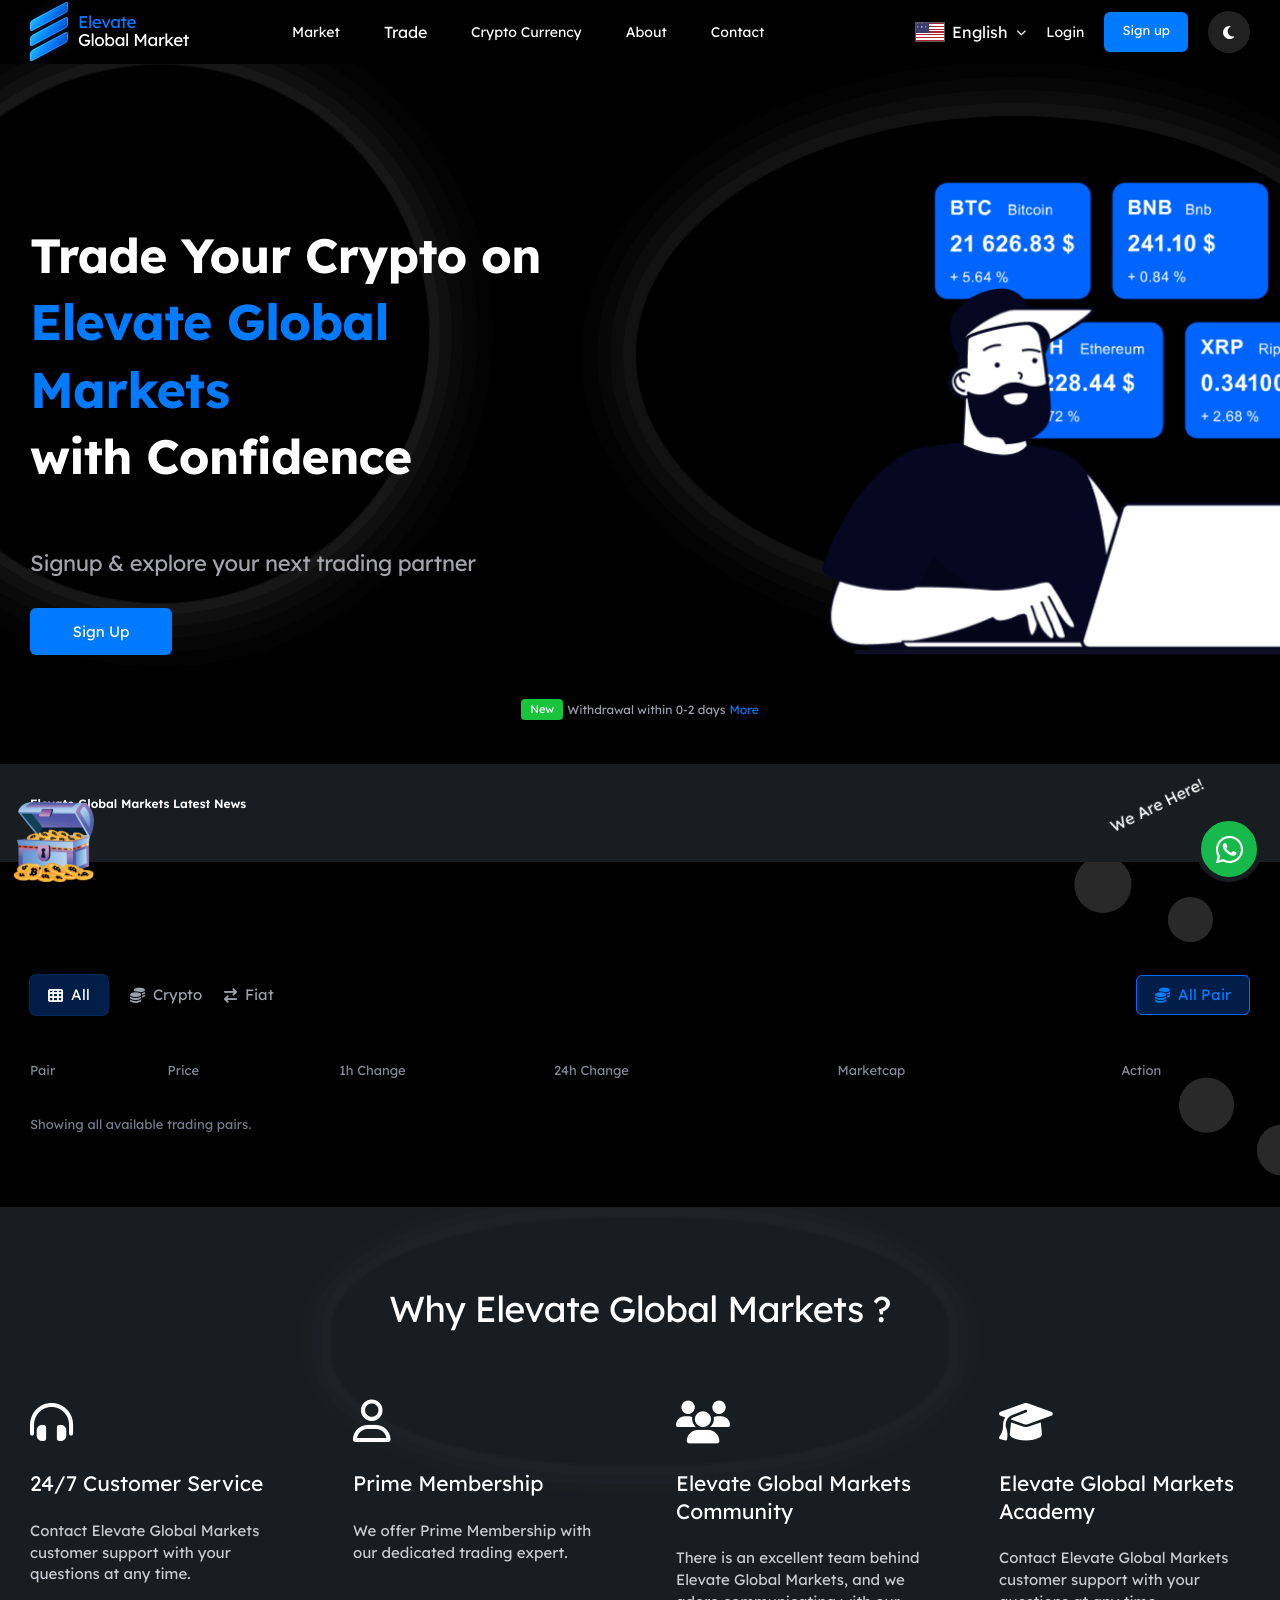
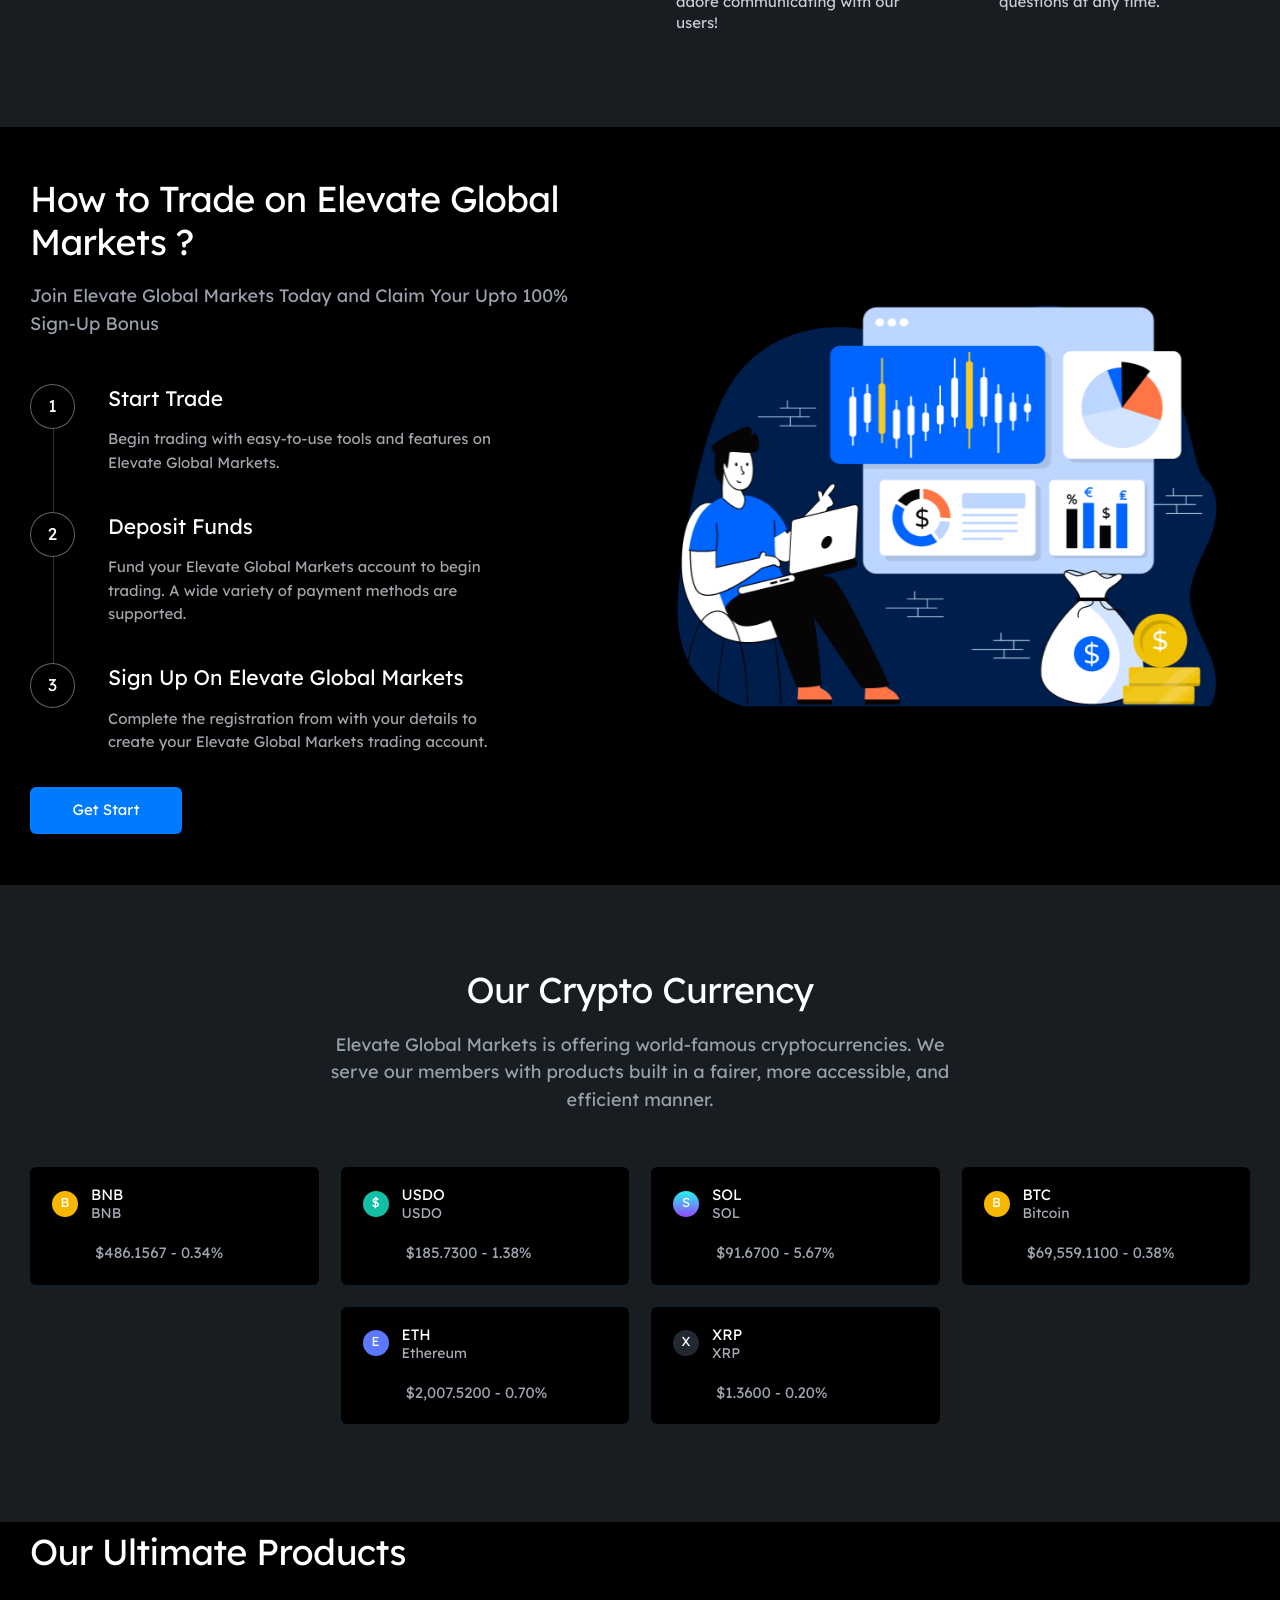
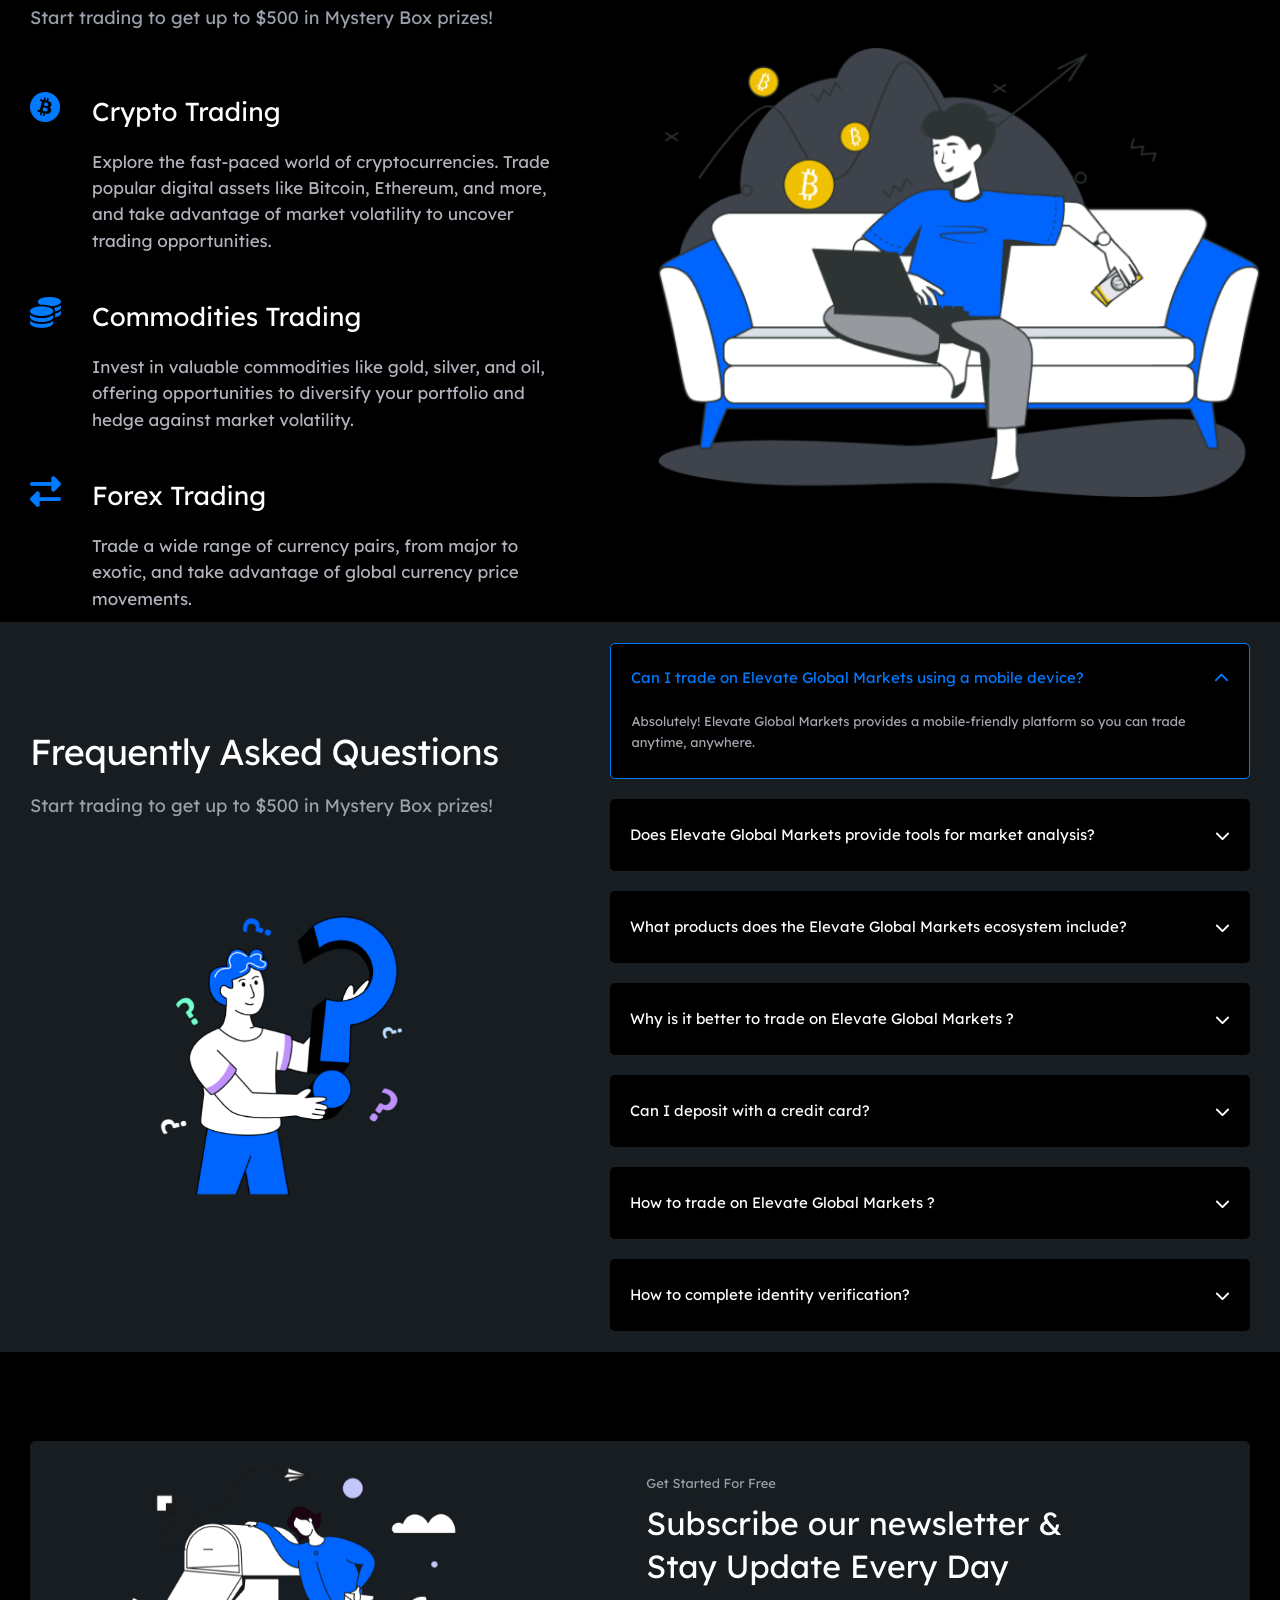
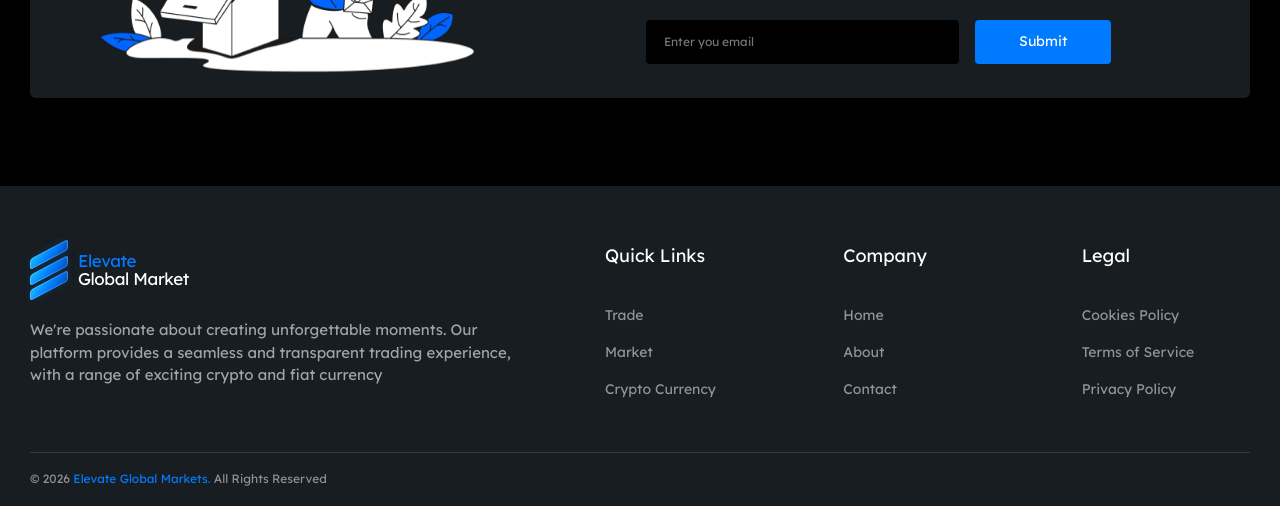
<file: index.html>
<!DOCTYPE html>
<html lang="en">
<head>
  <meta charset="UTF-8" />
  <meta name="viewport" content="width=device-width, initial-scale=1.0" />
  <meta name="description" content="Elevate Global Markets crypto trading platform landing page." />
  <title>Elevate Global Markets</title>
  <link rel="preconnect" href="https://fonts.googleapis.com" />
  <link rel="preconnect" href="https://fonts.gstatic.com" crossorigin />
  <link href="https://fonts.googleapis.com/css2?family=Lexend:wght@400;500;600;700;800;900&family=Outfit:wght@400;500;600;700;800;900&display=swap" rel="stylesheet" />
  <link rel="stylesheet" href="https://cdnjs.cloudflare.com/ajax/libs/font-awesome/6.5.2/css/all.min.css" />
  <link rel="stylesheet" href="style.css" />
</head>
<body>
  <header class="site-header" aria-label="Site header">
    <div class="container header-inner">
      <a href="#home" class="brand" aria-label="Elevate Global Market home">
        <span class="brand-cube" aria-hidden="true"><span></span><span></span><span></span></span>
        <span class="brand-text"><b>Elevate</b><br />Global Market</span>
      </a>
      <nav class="main-nav" id="mainNav" aria-label="Main navigation">
        <div class="mobile-menu-actions">
          <button class="mobile-language" type="button" aria-label="Current language">
            <span class="usa-flag" aria-hidden="true"><span class="flag-union"></span></span>
            <span>English</span>
          </button>
          <a href="login.html" class="mobile-login">Login</a>
          <a href="signup.html" class="mobile-signup">Sign up</a>
        </div>
        <a href="market.html">Market</a><div class="trade-dropdown">
          <button class="trade-toggle" type="button" aria-expanded="false">Trade</button>
          <div class="trade-menu" hidden>
            <a href="#" class="trade-card trade-card-spot">
              <span>
                <strong>SPOT</strong>
                <small>Trade smartly with necessary Spot market tools.</small>
              </span>
              <i class="fa-solid fa-chart-column"></i>
            </a>

            <a href="#" class="trade-card trade-card-p2p">
              <span>
                <strong>P2P</strong>
                <small>Buy &amp; sell crypto with your preferred payment methods.</small>
              </span>
              <i class="fa-solid fa-users-gear"></i>
            </a>

            <a href="#" class="trade-card trade-card-binary">
              <span>
                <strong>Binary</strong>
                <small>Binary trading predicts asset price changes over time.</small>
              </span>
              <i class="fa-solid fa-chart-line"></i>
            </a>

            <a href="#" class="trade-card trade-card-future">
              <span>
                <strong>Future</strong>
                <small>Futures trading is predicting if prices go up or down.</small>
              </span>
              <i class="fa-solid fa-scale-balanced"></i>
            </a>
          </div>
        </div><a href="cryptocurrency.html" class="mobile-crypto-link">Crypto Currency</a><a href="about.html">About</a><a href="contact.html">Contact</a></nav>
      <div class="header-actions">
        <div class="language-dropdown">
          <button class="language-toggle" type="button" aria-expanded="false" aria-label="Select language">
            <span class="usa-flag" aria-hidden="true"><span class="flag-union"></span></span>
            <span>English</span>
            <i class="fa-solid fa-chevron-down"></i>
          </button>
          <div class="language-menu" hidden>
            <button type="button">
              <span class="usa-flag" aria-hidden="true"><span class="flag-union"></span></span>
              English
            </button>
          </div>
        </div>
        <a href="login.html" class="login">Login</a>
        <a href="signup.html" class="nav-button">Sign up</a>
        <button class="theme-toggle" id="themeToggle" type="button" aria-label="Switch theme"><i class="fa-solid fa-moon"></i></button>
        <button class="menu-toggle" id="menuToggle" type="button" aria-label="Open menu"><span></span><span></span><span></span></button>
      </div>
    </div>
  </header>

  <main>
    <section class="hero section-black" id="home" aria-labelledby="hero-title">
      <div class="hero-lines hero-lines-left" aria-hidden="true"></div>
      <div class="hero-lines hero-lines-right" aria-hidden="true"></div>
      <div class="container hero-inner">
        <article class="hero-copy">
          <h1 id="hero-title"><span class="hero-nowrap">Trade Your Crypto on</span> <span>Elevate Global Markets</span> with Confidence</h1>
          <p>Signup &amp; explore your next trading partner</p>
          <a href="signup.html" class="primary-button">Sign Up</a>
        </article>
        <figure class="hero-art" aria-label="Crypto trader illustration">
          <img class="floating-cards" src="assets/floating-cards.png" alt="Floating crypto price cards" />
          <img class="hero-person" src="assets/hero-man.png" alt="Man using a laptop" />
        </figure>
      </div>
      <div class="hero-news-row" aria-label="Hero latest updates">
        <p class="hero-news-pill" id="rotatingNews" aria-live="polite">
          <span id="newsBadge">New</span>
          <span id="newsText">Withdrawal within 0-2 days</span>
          <a href="#">More</a>
        </p>
      </div>
    </section>

    <section class="news-strip" aria-label="Latest market news">
      <div class="container news-inner">
        <p>Elevate Global Markets Latest News</p>
      </div>
    </section>

    <section class="market-section section-black" id="markets" aria-labelledby="market-title">
      <div class="market-nodes" aria-hidden="true"></div>
      <div class="container market-inner">
        <header class="visually-hidden"><h2 id="market-title">Market table</h2></header>
        <div class="market-toolbar" role="toolbar" aria-label="Market filters">
          <div class="market-tabs" id="marketTabs" role="tablist" aria-label="Market categories">
            <button class="active" type="button" data-market-tab="all" aria-selected="true"><i class="fa-solid fa-table-cells"></i> All</button>
            <button type="button" data-market-tab="crypto" aria-selected="false"><i class="fa-solid fa-coins"></i> Crypto</button>
            <button type="button" data-market-tab="fiat" aria-selected="false"><i class="fa-solid fa-arrow-right-arrow-left"></i> Fiat</button>
          </div>
          <button class="pair-filter" type="button"><i class="fa-solid fa-coins"></i> All Pair</button>
        </div>
        <div class="market-head" role="row">
          <span role="columnheader">Pair</span><span role="columnheader">Price</span><span role="columnheader">1h Change</span><span role="columnheader">24h Change</span><span role="columnheader">Marketcap</span><span role="columnheader">Action</span>
        </div>
        <p class="market-empty" id="marketEmpty">Showing all available trading pairs.</p>
      </div>
    </section>

    <section class="why-section section-panel" id="about" aria-labelledby="why-title">
      <div class="topo-lines" aria-hidden="true"></div>
      <div class="container">
        <header class="section-heading center"><h2 id="why-title">Why Elevate Global Markets ?</h2></header>
        <div class="features" aria-label="Benefits">
          <article class="feature"><i class="fa-solid fa-headphones-simple"></i><h3>24/7 Customer Service</h3><p>Contact Elevate Global Markets customer support with your questions at any time.</p></article>
          <article class="feature"><i class="fa-regular fa-user"></i><h3>Prime Membership</h3><p>We offer Prime Membership with our dedicated trading expert.</p></article>
          <article class="feature"><i class="fa-solid fa-users"></i><h3>Elevate Global Markets Community</h3><p>There is an excellent team behind Elevate Global Markets, and we adore communicating with our users!</p></article>
          <article class="feature"><i class="fa-solid fa-graduation-cap"></i><h3>Elevate Global Markets Academy</h3><p>Contact Elevate Global Markets customer support with your questions at any time.</p></article>
        </div>
      </div>
    </section>

    <section class="trade-section section-black" id="trade" aria-labelledby="trade-title">
      <div class="container split split-trade">
        <article class="copy-block">
          <header class="section-heading"><h2 id="trade-title">How to Trade on Elevate Global Markets ?</h2><p>Join Elevate Global Markets Today and Claim Your Upto 100% Sign-Up Bonus</p></header>
          <ol class="steps">
            <li><span>1</span><div><h3>Start Trade</h3><p>Begin trading with easy-to-use tools and features on Elevate Global Markets.</p></div></li>
            <li><span>2</span><div><h3>Deposit Funds</h3><p>Fund your Elevate Global Markets account to begin trading. A wide variety of payment methods are supported.</p></div></li>
            <li><span>3</span><div><h3>Sign Up On Elevate Global Markets</h3><p>Complete the registration from with your details to create your Elevate Global Markets trading account.</p></div></li>
          </ol>
          <a href="#" class="primary-button large">Get Start</a>
        </article>
        <figure class="section-image trade-image"><img src="assets/trade-illustration.png" alt="Trading dashboard illustration" /></figure>
      </div>
    </section>

    <section class="crypto-section section-panel" id="crypto" aria-labelledby="crypto-title">
      <div class="container">
        <header class="section-heading center crypto-heading"><h2 id="crypto-title">Our Crypto Currency</h2><p>Elevate Global Markets is offering world-famous cryptocurrencies. We serve our members with products built in a fairer, more accessible, and efficient manner.</p></header>
        <div class="crypto-grid" aria-label="Crypto currency cards">
          <article class="crypto-card"><header><span class="coin coin-bnb">B</span><div><h3>BNB</h3><p>BNB</p></div></header><p>$486.1567 - 0.34%</p></article>
          <article class="crypto-card"><header><span class="coin coin-usdo">$</span><div><h3>USDO</h3><p>USDO</p></div></header><p>$185.7300 - 1.38%</p></article>
          <article class="crypto-card"><header><span class="coin coin-sol">S</span><div><h3>SOL</h3><p>SOL</p></div></header><p>$91.6700 - 5.67%</p></article>
          <article class="crypto-card"><header><span class="coin coin-btc">B</span><div><h3>BTC</h3><p>Bitcoin</p></div></header><p>$69,559.1100 - 0.38%</p></article>
          <article class="crypto-card"><header><span class="coin coin-eth">E</span><div><h3>ETH</h3><p>Ethereum</p></div></header><p>$2,007.5200 - 0.70%</p></article>
          <article class="crypto-card"><header><span class="coin coin-xrp">X</span><div><h3>XRP</h3><p>XRP</p></div></header><p>$1.3600 - 0.20%</p></article>
        </div>
      </div>
    </section>

    <section class="products-section section-black" aria-labelledby="products-title">
      <div class="container split product-split">
        <article class="copy-block products-copy">
          <header class="section-heading"><h2 id="products-title">Our Ultimate Products</h2><p>Start trading to get up to $500 in Mystery Box prizes!</p></header>
          <div class="product-list">
            <article class="product"><i class="fa-brands fa-bitcoin"></i><div><h3>Crypto Trading</h3><p>Explore the fast-paced world of cryptocurrencies. Trade popular digital assets like Bitcoin, Ethereum, and more, and take advantage of market volatility to uncover trading opportunities.</p></div></article>
            <article class="product"><i class="fa-solid fa-coins"></i><div><h3>Commodities Trading</h3><p>Invest in valuable commodities like gold, silver, and oil, offering opportunities to diversify your portfolio and hedge against market volatility.</p></div></article>
            <article class="product"><i class="fa-solid fa-right-left"></i><div><h3>Forex Trading</h3><p>Trade a wide range of currency pairs, from major to exotic, and take advantage of global currency price movements.</p></div></article>
          </div>
        </article>
        <figure class="section-image product-image"><img src="assets/products-illustration.png" alt="Crypto products illustration" /></figure>
      </div>
    </section>

    <section class="faq-section section-panel" aria-labelledby="faq-title">
      <div class="container faq-layout">
        <article class="faq-intro">
          <header class="section-heading"><h2 id="faq-title">Frequently Asked Questions</h2><p>Start trading to get up to $500 in Mystery Box prizes!</p></header>
          <figure class="faq-image"><img src="assets/faq-illustration.png" alt="Person holding a question mark" /></figure>
        </article>
        <div class="accordion" aria-label="Frequently asked questions">
          <article class="accordion-item open"><button type="button" aria-expanded="true"><span>Can I trade on Elevate Global Markets using a mobile device?</span><i class="fa-solid fa-chevron-up"></i></button><p>Absolutely! Elevate Global Markets provides a mobile-friendly platform so you can trade anytime, anywhere.</p></article>
          <article class="accordion-item"><button type="button" aria-expanded="false"><span>Does Elevate Global Markets provide tools for market analysis?</span><i class="fa-solid fa-chevron-down"></i></button><p>Yes, traders can use market insights, account tools, and product information to support trading decisions.</p></article>
          <article class="accordion-item"><button type="button" aria-expanded="false"><span>What products does the Elevate Global Markets ecosystem include?</span><i class="fa-solid fa-chevron-down"></i></button><p>The ecosystem includes crypto trading, commodities trading, and forex trading.</p></article>
          <article class="accordion-item"><button type="button" aria-expanded="false"><span>Why is it better to trade on Elevate Global Markets ?</span><i class="fa-solid fa-chevron-down"></i></button><p>It offers a simple trading interface, responsive support, and access to multiple market products.</p></article>
          <article class="accordion-item"><button type="button" aria-expanded="false"><span>Can I deposit with a credit card?</span><i class="fa-solid fa-chevron-down"></i></button><p>Payment availability depends on the available funding methods in your account dashboard.</p></article>
          <article class="accordion-item"><button type="button" aria-expanded="false"><span>How to trade on Elevate Global Markets ?</span><i class="fa-solid fa-chevron-down"></i></button><p>Create an account, deposit funds, select a market, and begin trading.</p></article>
          <article class="accordion-item"><button type="button" aria-expanded="false"><span>How to complete identity verification?</span><i class="fa-solid fa-chevron-down"></i></button><p>Follow the verification instructions from your dashboard and submit the required identity details.</p></article>
        </div>
      </div>
    </section>

    <section class="newsletter-section section-black" id="contact" aria-labelledby="newsletter-title">
      <div class="container">
        <aside class="newsletter-card">
          <figure><img src="assets/newsletter-illustration.png" alt="Newsletter mailbox illustration" /></figure>
          <article><p>Get Started For Free</p><h2 id="newsletter-title">Subscribe our newsletter &amp; Stay Update Every Day</h2><form class="subscribe-form"><label class="visually-hidden" for="email">Email address</label><input id="email" type="email" placeholder="Enter you email" /><button type="submit">Submit</button></form></article>
        </aside>
      </div>
    </section>
  </main>

  <footer class="site-footer section-panel" aria-label="Footer">
    <div class="container footer-inner">
      <section class="footer-about"><a href="#home" class="brand"><span class="brand-cube" aria-hidden="true"><span></span><span></span><span></span></span><span class="brand-text"><b>Elevate</b><br />Global Market</span></a><p>We're passionate about creating unforgettable moments. Our platform provides a seamless and transparent trading experience, with a range of exciting crypto and fiat currency</p></section>
      <nav class="footer-links" aria-label="Quick links"><h2>Quick Links</h2><a href="#trade">Trade</a><a href="market.html">Market</a><a href="cryptocurrency.html" class="mobile-crypto-link">Crypto Currency</a></nav>
      <nav class="footer-links" aria-label="Company"><h2>Company</h2><a href="#home">Home</a><a href="about.html">About</a><a href="contact.html">Contact</a></nav>
      <nav class="footer-links" aria-label="Legal"><h2>Legal</h2><a href="cookies.html">Cookies Policy</a><a href="terms.html">Terms of Service</a><a href="privacy.html">Privacy Policy</a></nav>
    </div>
    <div class="container footer-bottom"><p>© 2026 <a href="#">Elevate Global Markets.</a> All Rights Reserved</p></div>
  </footer>

  <button class="treasure-button" id="treasureButton" type="button" aria-label="Open bonus reward"><img src="assets/treasure.png" alt="Treasure chest bonus" /></button>

  <div class="bonus-modal" id="bonusModal" role="dialog" aria-modal="true" aria-labelledby="bonusTitle" hidden>
    <article class="bonus-panel">
      <header><h2 id="bonusTitle">&#127873; Bonus</h2><button id="closeBonus" type="button" aria-label="Close bonus popup">×</button></header>
      <div class="bonus-content">
        <p><strong>Here is your gift! Enjoy!</strong></p><p>Deposit now and get free funds!!</p>
        <p>&#127873; Elevate Global Markets platform new user bonus and Cashback!</p>
        <p>200 USDT &rarr; Get 5 USDT</p><p>500 USDT &rarr; Get 15 USDT</p><p>1000 USDT &rarr; Get 40 USDT</p><p>2000 USDT &rarr; Get 100 USDT</p>
        <p>&#127873; Elevate Global Markets platform VIPs enjoy experience bonus!</p>
        <p><strong>Membership card (minimum single recharge of 3000 USDT):</strong></p>
        <p>3000 USDT &rarr; Get 500 USDT</p><p>5000 USDT &rarr; Get 1000 USDT</p><p>10000 USDT &rarr; Get 2500 USDT</p>
        <p><strong>VIP card (accumulative recharge above 20,000 USDT):</strong></p>
        <p>20,000 USDT &rarr; Get 3000 USDT</p><p>50,000 USDT &rarr; Get 10,000 USDT</p><p>100,000 USDT &rarr; Get 25,000 USDT</p>
        <p><strong>VIP card (accumulative recharge above 150,000 USDT):</strong></p>
        <p>150,000 USDT &rarr; Get 35,000 USDT</p><p>200,000 USDT &rarr; Get 50,000 USDT</p>
      </div>
    </article>
  </div>

  <a href="#home" class="back-to-top" id="backToTop" aria-label="Back to top"><i class="fa-solid fa-arrow-up"></i></a>
  <a href="contact.html" class="whatsapp" aria-label="Chat with us"><i class="fa-brands fa-whatsapp"></i></a>
  <script src="script.js"></script>
<script>
(function () {
  function setupMobileTradeDropdown() {
    document.querySelectorAll('.trade-dropdown').forEach(function (dropdown) {
      var toggle = dropdown.querySelector('.trade-toggle');
      var menu = dropdown.querySelector('.trade-menu');
      if (!toggle || !menu || dropdown.dataset.mobileReady === 'true') return;

      dropdown.dataset.mobileReady = 'true';

      function isMobile() {
        return window.innerWidth <= 900;
      }

      function openMenu() {
        dropdown.classList.add('open');
        toggle.setAttribute('aria-expanded', 'true');
        menu.hidden = false;
      }

      function closeMenu() {
        dropdown.classList.remove('open');
        toggle.setAttribute('aria-expanded', 'false');
        menu.hidden = true;
      }

      toggle.addEventListener('click', function (event) {
        if (!isMobile()) return;
        event.preventDefault();
        event.stopImmediatePropagation();

        if (dropdown.classList.contains('open')) {
          closeMenu();
        } else {
          openMenu();
        }
      }, true);

      dropdown.querySelectorAll('.trade-card').forEach(function (card) {
        card.addEventListener('click', function () {
          if (isMobile()) closeMenu();
        });
      });

      window.addEventListener('resize', function () {
        if (!isMobile()) closeMenu();
      });
    });
  }

  if (document.readyState === 'loading') {
    document.addEventListener('DOMContentLoaded', setupMobileTradeDropdown);
  } else {
    setupMobileTradeDropdown();
  }
})();
</script>
<script>
(function () {
  document.querySelectorAll('a.mobile-crypto-link[href="cryptocurrency.html"]').forEach(function (link) {
    if (link.dataset.cryptoReady === 'true') return;
    link.dataset.cryptoReady = 'true';

    link.addEventListener('click', function (event) {
      if (window.innerWidth <= 900) {
        event.preventDefault();
        event.stopPropagation();
        window.location.href = 'cryptocurrency.html';
      }
    }, true);
  });
})();
</script>
</body>
</html>
</file>
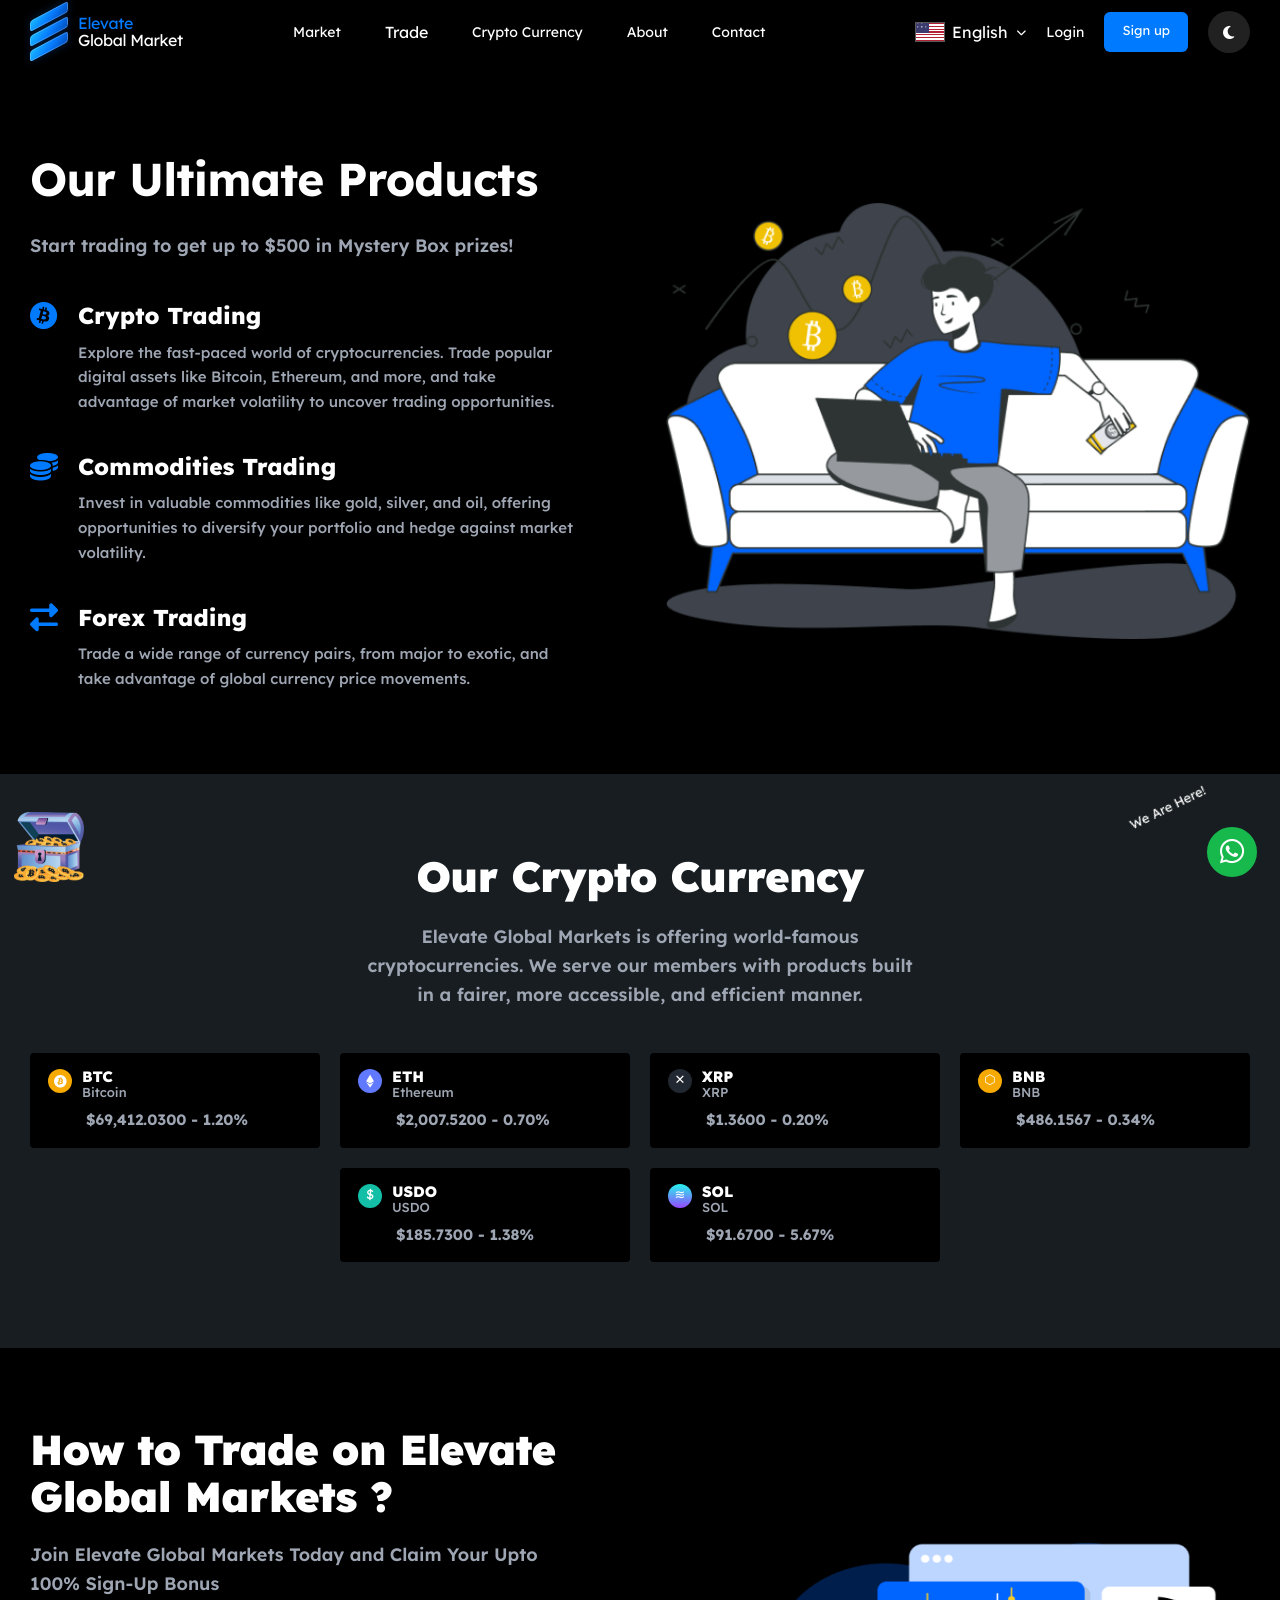
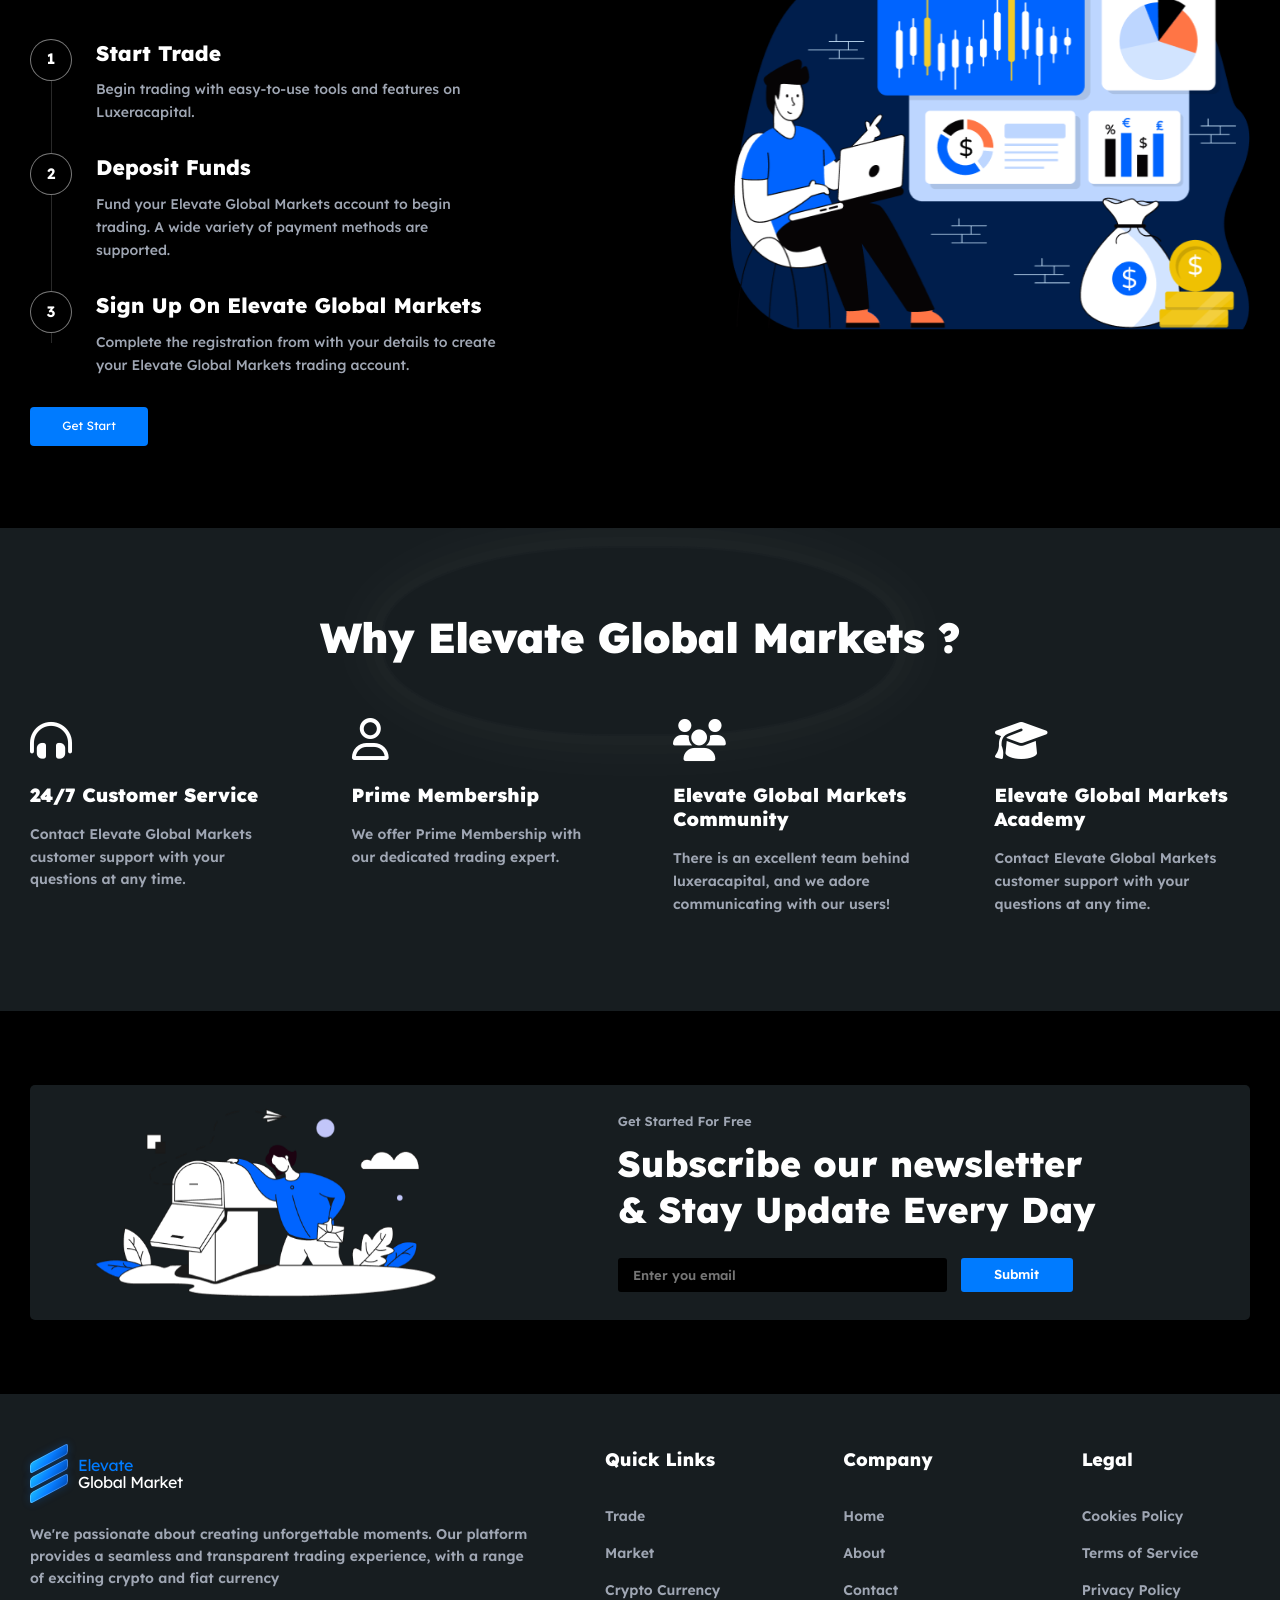
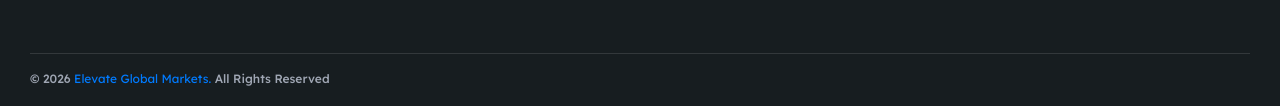
<file: about.html>
<!DOCTYPE html>
<html lang="en">
<head>
  <meta charset="UTF-8" />
  <meta name="viewport" content="width=device-width, initial-scale=1.0" />
  <meta name="description" content="About Elevate Global Markets." />
  <title>About | Elevate Global Markets</title>

  <link rel="preconnect" href="https://fonts.googleapis.com" />
  <link rel="preconnect" href="https://fonts.gstatic.com" crossorigin />
  <link href="https://fonts.googleapis.com/css2?family=Lexend:wght@400;500;600;700;800;900&family=Outfit:wght@400;500;600;700;800;900&display=swap" rel="stylesheet" />
  <link rel="stylesheet" href="https://cdnjs.cloudflare.com/ajax/libs/font-awesome/6.5.2/css/all.min.css" />
  <link rel="stylesheet" href="about.css" />
</head>

<body>
  <header class="site-header">
    <div class="container nav-inner">
      <a href="index.html" class="brand" aria-label="Go to Elevate Global Markets homepage">
        <span class="brand-cube" aria-hidden="true"><span></span><span></span><span></span></span>
        <span class="brand-text"><b>Elevate</b><br />Global Market</span>
      </a>

      <nav class="main-nav" id="mainNav" aria-label="Primary navigation">
        <div class="mobile-menu-actions">
          <button class="mobile-language" type="button" aria-label="Current language">
            <span class="usa-flag" aria-hidden="true"><span class="flag-union"></span></span>
            <span>English</span>
          </button>
          <a href="login.html" class="mobile-login">Login</a>
          <a href="signup.html" class="mobile-signup">Sign up</a>
        </div>
        <a href="market.html">Market</a>
        <div class="trade-dropdown">
          <button class="trade-toggle" type="button" aria-expanded="false">Trade</button>
          <div class="trade-menu" hidden>
            <a href="#" class="trade-card trade-card-spot">
              <span>
                <strong>SPOT</strong>
                <small>Trade smartly with necessary Spot market tools.</small>
              </span>
              <i class="fa-solid fa-chart-column"></i>
            </a>

            <a href="#" class="trade-card trade-card-p2p">
              <span>
                <strong>P2P</strong>
                <small>Buy &amp; sell crypto with your preferred payment methods.</small>
              </span>
              <i class="fa-solid fa-users-gear"></i>
            </a>

            <a href="#" class="trade-card trade-card-binary">
              <span>
                <strong>Binary</strong>
                <small>Binary trading predicts asset price changes over time.</small>
              </span>
              <i class="fa-solid fa-chart-line"></i>
            </a>

            <a href="#" class="trade-card trade-card-future">
              <span>
                <strong>Future</strong>
                <small>Futures trading is predicting if prices go up or down.</small>
              </span>
              <i class="fa-solid fa-scale-balanced"></i>
            </a>
          </div>
        </div>
        <a href="cryptocurrency.html" class="mobile-crypto-link">Crypto Currency</a>
        <a href="about.html" class="active">About</a>
        <a href="contact.html">Contact</a></nav>

      <div class="nav-actions">
        <div class="language-dropdown">
          <button class="language-toggle" type="button" aria-expanded="false" aria-label="Select language">
            <span class="usa-flag" aria-hidden="true"><span class="flag-union"></span></span>
            <span>English</span>
            <i class="fa-solid fa-chevron-down"></i>
          </button>
          <div class="language-menu" hidden>
            <button type="button">
              <span class="usa-flag" aria-hidden="true"><span class="flag-union"></span></span>
              English
            </button>
          </div>
        </div>
        <a href="login.html" class="login">Login</a>
        <a href="signup.html" class="signup-btn">Sign up</a>
        <button class="theme-toggle" id="themeToggle" type="button" aria-label="Toggle dark and light theme">
          <i class="fa-solid fa-moon"></i>
        </button>
        <button class="menu-toggle" id="menuToggle" type="button" aria-label="Open menu">
          <span></span><span></span><span></span>
        </button>
      </div>
    </div>
  </header>

  <main>
    <section class="products-section section-black" aria-labelledby="products-title">
      <div class="container split products-split">
        <article class="copy-block products-copy">
          <header class="section-heading">
            <h1 id="products-title">Our Ultimate Products</h1>
            <p>Start trading to get up to $500 in Mystery Box prizes!</p>
          </header>

          <div class="product-list">
            <article class="product-item">
              <i class="fa-brands fa-bitcoin" aria-hidden="true"></i>
              <div>
                <h2>Crypto Trading</h2>
                <p>Explore the fast-paced world of cryptocurrencies. Trade popular digital assets like Bitcoin, Ethereum, and more, and take advantage of market volatility to uncover trading opportunities.</p>
              </div>
            </article>

            <article class="product-item">
              <i class="fa-solid fa-coins" aria-hidden="true"></i>
              <div>
                <h2>Commodities Trading</h2>
                <p>Invest in valuable commodities like gold, silver, and oil, offering opportunities to diversify your portfolio and hedge against market volatility.</p>
              </div>
            </article>

            <article class="product-item">
              <i class="fa-solid fa-right-left" aria-hidden="true"></i>
              <div>
                <h2>Forex Trading</h2>
                <p>Trade a wide range of currency pairs, from major to exotic, and take advantage of global currency price movements.</p>
              </div>
            </article>
          </div>
        </article>

        <figure class="section-image product-image">
          <img src="assets/products-illustration.png" alt="Person trading cryptocurrency on a couch" />
        </figure>
      </div>
    </section>

    <section class="crypto-section section-panel" aria-labelledby="crypto-title">
      <div class="container">
        <header class="section-heading center crypto-heading">
          <h2 id="crypto-title">Our Crypto Currency</h2>
          <p>Elevate Global Markets is offering world-famous cryptocurrencies. We serve our members with products built in a fairer, more accessible, and efficient manner.</p>
        </header>

        <div class="crypto-grid" aria-label="Cryptocurrency list">
          <article class="crypto-card">
            <header><span class="coin coin-btc"><i class="fa-brands fa-bitcoin"></i></span><div><h3>BTC</h3><p>Bitcoin</p></div></header>
            <p>$69,412.0300 - 1.20%</p>
          </article>

          <article class="crypto-card">
            <header><span class="coin coin-eth"><i class="fa-brands fa-ethereum"></i></span><div><h3>ETH</h3><p>Ethereum</p></div></header>
            <p>$2,007.5200 - 0.70%</p>
          </article>

          <article class="crypto-card">
            <header><span class="coin coin-xrp">✕</span><div><h3>XRP</h3><p>XRP</p></div></header>
            <p>$1.3600 - 0.20%</p>
          </article>

          <article class="crypto-card">
            <header><span class="coin coin-bnb">⬡</span><div><h3>BNB</h3><p>BNB</p></div></header>
            <p>$486.1567 - 0.34%</p>
          </article>

          <article class="crypto-card">
            <header><span class="coin coin-usdo">$</span><div><h3>USDO</h3><p>USDO</p></div></header>
            <p>$185.7300 - 1.38%</p>
          </article>

          <article class="crypto-card">
            <header><span class="coin coin-sol">≋</span><div><h3>SOL</h3><p>SOL</p></div></header>
            <p>$91.6700 - 5.67%</p>
          </article>
        </div>
      </div>
    </section>

    <section class="trade-section section-black" id="trade" aria-labelledby="trade-title">
      <div class="container split trade-split">
        <article class="copy-block trade-copy">
          <header class="section-heading">
            <h2 id="trade-title">How to Trade on Elevate Global Markets ?</h2>
            <p>Join Elevate Global Markets Today and Claim Your Upto 100% Sign-Up Bonus</p>
          </header>

          <ol class="steps">
            <li>
              <span>1</span>
              <div>
                <h3>Start Trade</h3>
                <p>Begin trading with easy-to-use tools and features on Luxeracapital.</p>
              </div>
            </li>

            <li>
              <span>2</span>
              <div>
                <h3>Deposit Funds</h3>
                <p>Fund your Elevate Global Markets account to begin trading. A wide variety of payment methods are supported.</p>
              </div>
            </li>

            <li>
              <span>3</span>
              <div>
                <h3>Sign Up On Elevate Global Markets</h3>
                <p>Complete the registration from with your details to create your Elevate Global Markets trading account.</p>
              </div>
            </li>
          </ol>

          <a href="#" class="primary-button">Get Start</a>
        </article>

        <figure class="section-image trade-image">
          <img src="assets/trade-illustration.png" alt="Trading analytics illustration" />
        </figure>
      </div>
    </section>

    <section class="why-section section-panel" aria-labelledby="why-title">
      <div class="topo-lines" aria-hidden="true"></div>
      <div class="container">
        <header class="section-heading center">
          <h2 id="why-title">Why Elevate Global Markets ?</h2>
        </header>

        <div class="feature-grid">
          <article class="feature-card">
            <i class="fa-solid fa-headphones-simple" aria-hidden="true"></i>
            <h3>24/7 Customer Service</h3>
            <p>Contact Elevate Global Markets customer support with your questions at any time.</p>
          </article>

          <article class="feature-card">
            <i class="fa-regular fa-user" aria-hidden="true"></i>
            <h3>Prime Membership</h3>
            <p>We offer Prime Membership with our dedicated trading expert.</p>
          </article>

          <article class="feature-card">
            <i class="fa-solid fa-users" aria-hidden="true"></i>
            <h3>Elevate Global Markets Community</h3>
            <p>There is an excellent team behind luxeracapital, and we adore communicating with our users!</p>
          </article>

          <article class="feature-card">
            <i class="fa-solid fa-graduation-cap" aria-hidden="true"></i>
            <h3>Elevate Global Markets Academy</h3>
            <p>Contact Elevate Global Markets customer support with your questions at any time.</p>
          </article>
        </div>
      </div>
    </section>

    <section class="newsletter-section section-black" id="contact" aria-labelledby="newsletter-title">
      <div class="container">
        <aside class="newsletter-card">
          <figure>
            <img src="assets/newsletter-illustration.png" alt="Newsletter mailbox illustration" />
          </figure>

          <article>
            <p>Get Started For Free</p>
            <h2 id="newsletter-title">Subscribe our newsletter &amp; Stay Update Every Day</h2>

            <form class="subscribe-form">
              <label class="visually-hidden" for="email">Email address</label>
              <input id="email" type="email" placeholder="Enter you email" />
              <button type="submit">Submit</button>
            </form>
          </article>
        </aside>
      </div>
    </section>
  </main>

  <footer class="site-footer section-panel">
    <div class="container footer-inner">
      <section class="footer-about">
        <a href="index.html" class="brand footer-brand">
          <span class="brand-cube" aria-hidden="true"><span></span><span></span><span></span></span>
          <span class="brand-text"><b>Elevate</b><br />Global Market</span>
        </a>
        <p>We're passionate about creating unforgettable moments. Our platform provides a seamless and transparent trading experience, with a range of exciting crypto and fiat currency</p>
      </section>

      <nav class="footer-links" aria-label="Quick links">
        <h2>Quick Links</h2>
        <a href="index.html#trade">Trade</a>
        <a href="market.html">Market</a>
        <a href="cryptocurrency.html" class="mobile-crypto-link">Crypto Currency</a>
      </nav>

      <nav class="footer-links" aria-label="Company">
        <h2>Company</h2>
        <a href="index.html">Home</a>
        <a href="about.html">About</a>
        <a href="contact.html">Contact</a>
      </nav>

      <nav class="footer-links" aria-label="Legal">
        <h2>Legal</h2>
        <a href="cookies.html">Cookies Policy</a>
        <a href="terms.html">Terms of Service</a>
        <a href="privacy.html">Privacy Policy</a>
      </nav>
    </div>

    <div class="container footer-bottom">
      <p>© 2026 <a href="#">Elevate Global Markets.</a> All Rights Reserved</p>
    </div>
  </footer>

  <button class="treasure-button" id="treasureButton" type="button" aria-label="Open bonus reward">
    <img src="assets/treasure.png" alt="Treasure bonus" />
  </button>

  <div class="bonus-modal" id="bonusModal" role="dialog" aria-modal="true" aria-labelledby="bonusTitle" hidden>
    <article class="bonus-panel">
      <header>
        <h2 id="bonusTitle">🎁 Bonus</h2>
        <button id="closeBonus" type="button" aria-label="Close bonus popup">×</button>
      </header>

      <div class="bonus-content">
        <p><strong>Here is your gift! Enjoy!</strong></p>
        <p>Deposit now and get free funds!!</p>

        <p>🎁 Elevate Global Markets platform new user bonus and Cashback!</p>
        <p>200 USDT → Get 5 USDT</p>
        <p>500 USDT → Get 15 USDT</p>
        <p>1000 USDT → Get 40 USDT</p>
        <p>2000 USDT → Get 100 USDT</p>

        <p>🎁 Elevate Global Markets platform VIPs enjoy experience bonus!</p>
        <p><strong>Membership card (minimum single recharge of 3000 USDT):</strong></p>
        <p>3000 USDT → Get 500 USDT</p>
        <p>5000 USDT → Get 1000 USDT</p>
        <p>10000 USDT → Get 2500 USDT</p>

        <p><strong>VIP card (accumulative recharge above 20,000 USDT):</strong></p>
        <p>20,000 USDT → Get 3000 USDT</p>
        <p>50,000 USDT → Get 10,000 USDT</p>
        <p>100,000 USDT → Get 25,000 USDT</p>

        <p><strong>VIP card (accumulative recharge above 150,000 USDT):</strong></p>
        <p>150,000 USDT → Get 35,000 USDT</p>
        <p>200,000 USDT → Get 50,000 USDT</p>
      </div>
    </article>
  </div>

  <a href="#" class="back-to-top" id="backToTop" aria-label="Back to top">
    <i class="fa-solid fa-arrow-up"></i>
  </a>

  <a href="contact.html" class="whatsapp" aria-label="Chat support">
    <i class="fa-brands fa-whatsapp"></i>
  </a>

  <script src="about.js"></script>
<script>
(function () {
  function setupMobileTradeDropdown() {
    document.querySelectorAll('.trade-dropdown').forEach(function (dropdown) {
      var toggle = dropdown.querySelector('.trade-toggle');
      var menu = dropdown.querySelector('.trade-menu');
      if (!toggle || !menu || dropdown.dataset.mobileReady === 'true') return;

      dropdown.dataset.mobileReady = 'true';

      function isMobile() {
        return window.innerWidth <= 900;
      }

      function openMenu() {
        dropdown.classList.add('open');
        toggle.setAttribute('aria-expanded', 'true');
        menu.hidden = false;
      }

      function closeMenu() {
        dropdown.classList.remove('open');
        toggle.setAttribute('aria-expanded', 'false');
        menu.hidden = true;
      }

      toggle.addEventListener('click', function (event) {
        if (!isMobile()) return;
        event.preventDefault();
        event.stopImmediatePropagation();

        if (dropdown.classList.contains('open')) {
          closeMenu();
        } else {
          openMenu();
        }
      }, true);

      dropdown.querySelectorAll('.trade-card').forEach(function (card) {
        card.addEventListener('click', function () {
          if (isMobile()) closeMenu();
        });
      });

      window.addEventListener('resize', function () {
        if (!isMobile()) closeMenu();
      });
    });
  }

  if (document.readyState === 'loading') {
    document.addEventListener('DOMContentLoaded', setupMobileTradeDropdown);
  } else {
    setupMobileTradeDropdown();
  }
})();
</script>
<script>
(function () {
  document.querySelectorAll('a.mobile-crypto-link[href="cryptocurrency.html"]').forEach(function (link) {
    if (link.dataset.cryptoReady === 'true') return;
    link.dataset.cryptoReady = 'true';

    link.addEventListener('click', function (event) {
      if (window.innerWidth <= 900) {
        event.preventDefault();
        event.stopPropagation();
        window.location.href = 'cryptocurrency.html';
      }
    }, true);
  });
})();
</script>
</body>
</html>
</file>
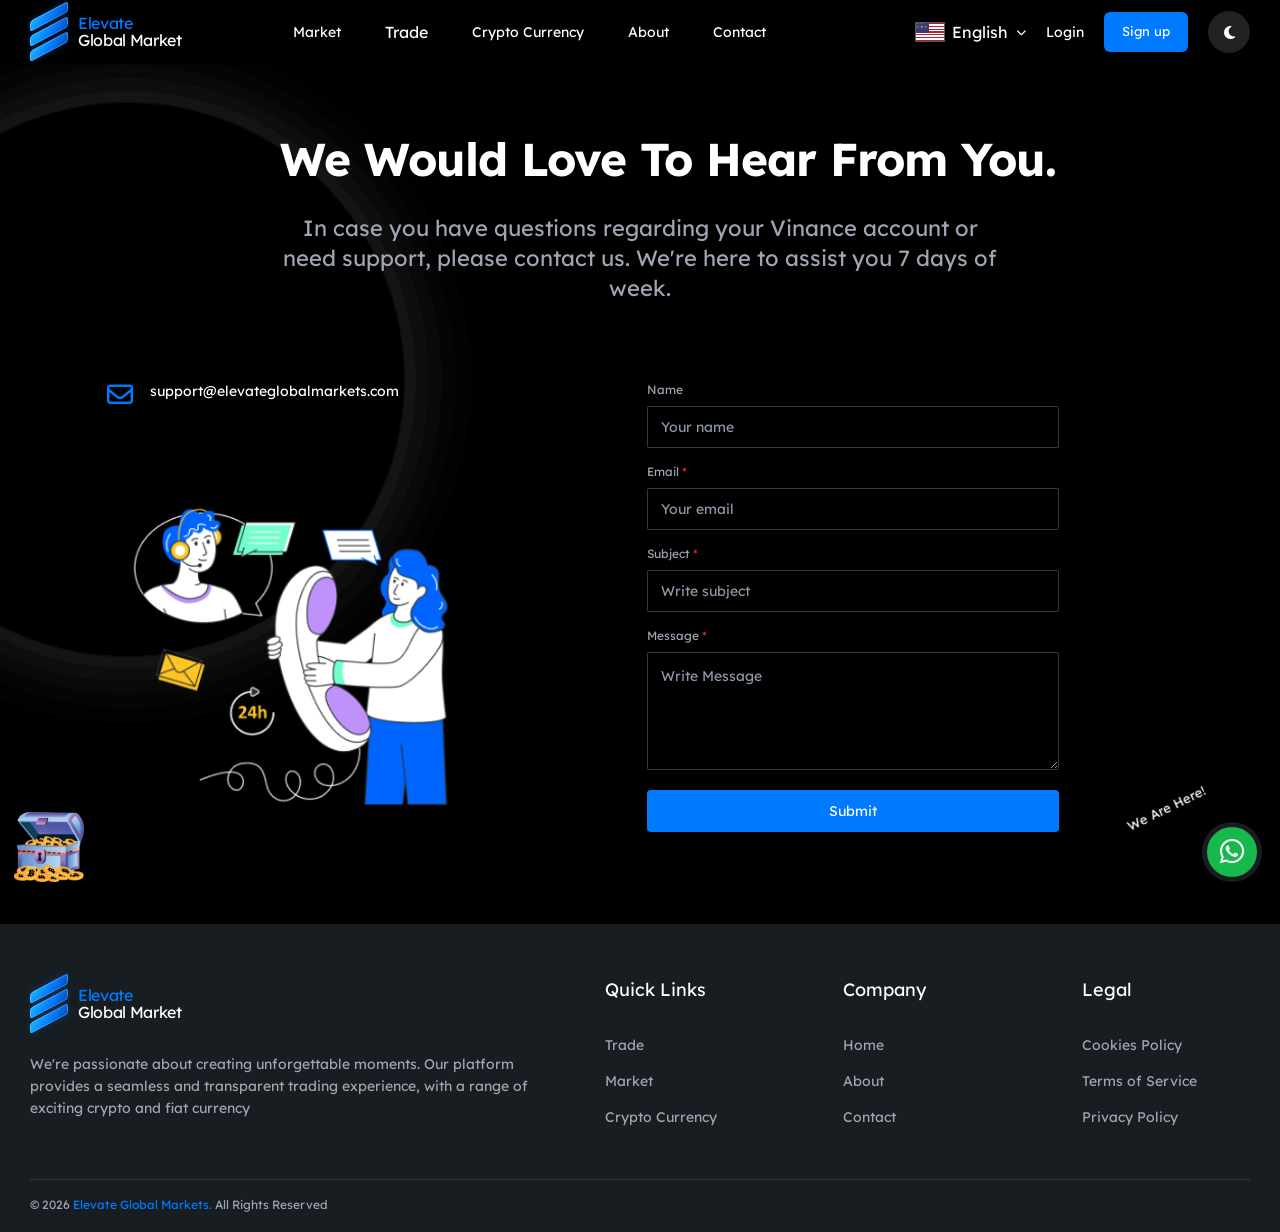
<file: contact.html>
<!DOCTYPE html>
<html lang="en">
<head>
  <meta charset="UTF-8" />
  <meta name="viewport" content="width=device-width, initial-scale=1.0" />
  <title>Contact | Elevate Global Markets</title>
  <link rel="preconnect" href="https://fonts.googleapis.com" />
  <link rel="preconnect" href="https://fonts.gstatic.com" crossorigin />
  <link href="https://fonts.googleapis.com/css2?family=Lexend:wght@400;500;600;700;800;900&family=Outfit:wght@400;500;600;700;800;900&display=swap" rel="stylesheet" />
  <link rel="stylesheet" href="https://cdnjs.cloudflare.com/ajax/libs/font-awesome/6.5.2/css/all.min.css" />
  <link rel="stylesheet" href="contact.css" />
</head>
<body>
  <header class="site-header">
    <div class="container nav-inner">
      <a href="index.html" class="brand" aria-label="Go to homepage">
        <span class="brand-cube" aria-hidden="true"><span></span><span></span><span></span></span>
        <span class="brand-text"><b>Elevate</b><br>Global Market</span>
      </a>
      <nav class="main-nav" id="mainNav">
        <div class="mobile-menu-actions">
          <button class="mobile-language" type="button" aria-label="Current language">
            <span class="usa-flag" aria-hidden="true"><span class="flag-union"></span></span>
            <span>English</span>
          </button>
          <a href="login.html" class="mobile-login">Login</a>
          <a href="signup.html" class="mobile-signup">Sign up</a>
        </div>
        <a href="market.html">Market</a>
        <div class="trade-dropdown">
          <button class="trade-toggle" type="button" aria-expanded="false">Trade</button>
          <div class="trade-menu" hidden>
            <a href="#" class="trade-card trade-card-spot">
              <span>
                <strong>SPOT</strong>
                <small>Trade smartly with necessary Spot market tools.</small>
              </span>
              <i class="fa-solid fa-chart-column"></i>
            </a>

            <a href="#" class="trade-card trade-card-p2p">
              <span>
                <strong>P2P</strong>
                <small>Buy &amp; sell crypto with your preferred payment methods.</small>
              </span>
              <i class="fa-solid fa-users-gear"></i>
            </a>

            <a href="#" class="trade-card trade-card-binary">
              <span>
                <strong>Binary</strong>
                <small>Binary trading predicts asset price changes over time.</small>
              </span>
              <i class="fa-solid fa-chart-line"></i>
            </a>

            <a href="#" class="trade-card trade-card-future">
              <span>
                <strong>Future</strong>
                <small>Futures trading is predicting if prices go up or down.</small>
              </span>
              <i class="fa-solid fa-scale-balanced"></i>
            </a>
          </div>
        </div>
        <a href="cryptocurrency.html" class="mobile-crypto-link">Crypto Currency</a>
        <a href="about.html">About</a>
        <a href="contact.html" class="active">Contact</a></nav>
      <div class="nav-actions">
        <div class="language-dropdown">
          <button class="language-toggle" type="button" aria-expanded="false" aria-label="Select language">
            <span class="usa-flag" aria-hidden="true"><span class="flag-union"></span></span>
            <span>English</span>
            <i class="fa-solid fa-chevron-down"></i>
          </button>
          <div class="language-menu" hidden>
            <button type="button">
              <span class="usa-flag" aria-hidden="true"><span class="flag-union"></span></span>
              English
            </button>
          </div>
        </div>
        <a href="login.html" class="login">Login</a>
        <a href="signup.html" class="signup-btn">Sign up</a>
        <button class="theme-toggle" id="themeToggle" type="button" aria-label="Toggle theme"><i class="fa-solid fa-moon"></i></button>
        <button class="menu-toggle" id="menuToggle" type="button" aria-label="Open menu"><span></span><span></span><span></span></button>
      </div>
    </div>
  </header>

  <main>
    <section class="contact-hero" aria-labelledby="contact-title">
      <div class="circle-lines"></div>
      <div class="container contact-inner">
        <header class="contact-heading">
          <h1 id="contact-title">We Would Love To Hear From You.</h1>
          <p>In case you have questions regarding your Vinance account or need support, please contact us. We're here to assist you 7 days of week.</p>
        </header>

        <div class="contact-grid">
          <article class="contact-info">
            <a class="email-line" href="mailto:support@elevateglobalmarkets.com">
              <span><i class="fa-regular fa-envelope"></i></span>
              <strong>support@elevateglobalmarkets.com</strong>
            </a>
            <figure class="contact-figure">
              <img src="assets/contact-illustration.png" alt="Customer support illustration" />
            </figure>
          </article>

          <form class="contact-form" id="contactForm">
            <label><span>Name</span><input type="text" placeholder="Your name"></label>
            <label><span>Email <em>*</em></span><input type="email" placeholder="Your email" required></label>
            <label><span>Subject <em>*</em></span><input type="text" placeholder="Write subject" required></label>
            <label><span>Message <em>*</em></span><textarea placeholder="Write Message" required></textarea></label>
            <button type="submit">Submit</button>
          </form>
        </div>
      </div>
    </section>
  </main>

  <footer class="site-footer">
    <div class="container footer-inner">
      <section class="footer-about">
        <a href="index.html" class="brand footer-brand">
          <span class="brand-cube"><span></span><span></span><span></span></span>
          <span class="brand-text"><b>Elevate</b><br>Global Market</span>
        </a>
        <p>We're passionate about creating unforgettable moments. Our platform provides a seamless and transparent trading experience, with a range of exciting crypto and fiat currency</p>
      </section>
      <nav class="footer-links"><h2>Quick Links</h2><a href="index.html#trade">Trade</a><a href="market.html">Market</a><a href="cryptocurrency.html" class="mobile-crypto-link">Crypto Currency</a></nav>
      <nav class="footer-links"><h2>Company</h2><a href="index.html">Home</a><a href="about.html">About</a><a href="contact.html">Contact</a></nav>
      <nav class="footer-links"><h2>Legal</h2><a href="cookies.html">Cookies Policy</a><a href="terms.html">Terms of Service</a><a href="privacy.html">Privacy Policy</a></nav>
    </div>
    <div class="container footer-bottom"><p>© 2026 <a href="#">Elevate Global Markets.</a> All Rights Reserved</p></div>
  </footer>

  <button class="treasure-button" id="treasureButton" type="button" aria-label="Open bonus reward"><img src="assets/treasure.png" alt="Treasure bonus"></button>
  <div class="bonus-modal" id="bonusModal" role="dialog" aria-modal="true" hidden>
    <article class="bonus-panel">
      <header><h2>🎁 Bonus</h2><button id="closeBonus" type="button" aria-label="Close bonus popup">×</button></header>
      <div class="bonus-content">
        <p><strong>Here is your gift! Enjoy!</strong></p><p>Deposit now and get free funds!!</p>
        <p>🎁 Elevate Global Markets platform new user bonus and Cashback!</p>
        <p>200 USDT → Get 5 USDT</p><p>500 USDT → Get 15 USDT</p><p>1000 USDT → Get 40 USDT</p><p>2000 USDT → Get 100 USDT</p>
        <p>🎁 Elevate Global Markets platform VIPs enjoy experience bonus!</p>
        <p><strong>Membership card (minimum single recharge of 3000 USDT):</strong></p>
        <p>3000 USDT → Get 500 USDT</p><p>5000 USDT → Get 1000 USDT</p><p>10000 USDT → Get 2500 USDT</p>
        <p><strong>VIP card (accumulative recharge above 20,000 USDT):</strong></p>
        <p>20,000 USDT → Get 3000 USDT</p><p>50,000 USDT → Get 10,000 USDT</p><p>100,000 USDT → Get 25,000 USDT</p>
        <p><strong>VIP card (accumulative recharge above 150,000 USDT):</strong></p>
        <p>150,000 USDT → Get 35,000 USDT</p><p>200,000 USDT → Get 50,000 USDT</p>
      </div>
    </article>
  </div>
  <a href="#" class="back-to-top" id="backToTop" aria-label="Back to top"><i class="fa-solid fa-arrow-up"></i></a>
  <a href="#" class="whatsapp" aria-label="Chat support"><i class="fa-brands fa-whatsapp"></i></a>
  <script src="contact.js"></script>
<script>
(function () {
  function setupMobileTradeDropdown() {
    document.querySelectorAll('.trade-dropdown').forEach(function (dropdown) {
      var toggle = dropdown.querySelector('.trade-toggle');
      var menu = dropdown.querySelector('.trade-menu');
      if (!toggle || !menu || dropdown.dataset.mobileReady === 'true') return;

      dropdown.dataset.mobileReady = 'true';

      function isMobile() {
        return window.innerWidth <= 900;
      }

      function openMenu() {
        dropdown.classList.add('open');
        toggle.setAttribute('aria-expanded', 'true');
        menu.hidden = false;
      }

      function closeMenu() {
        dropdown.classList.remove('open');
        toggle.setAttribute('aria-expanded', 'false');
        menu.hidden = true;
      }

      toggle.addEventListener('click', function (event) {
        if (!isMobile()) return;
        event.preventDefault();
        event.stopImmediatePropagation();

        if (dropdown.classList.contains('open')) {
          closeMenu();
        } else {
          openMenu();
        }
      }, true);

      dropdown.querySelectorAll('.trade-card').forEach(function (card) {
        card.addEventListener('click', function () {
          if (isMobile()) closeMenu();
        });
      });

      window.addEventListener('resize', function () {
        if (!isMobile()) closeMenu();
      });
    });
  }

  if (document.readyState === 'loading') {
    document.addEventListener('DOMContentLoaded', setupMobileTradeDropdown);
  } else {
    setupMobileTradeDropdown();
  }
})();
</script>
<script>
(function () {
  document.querySelectorAll('a.mobile-crypto-link[href="cryptocurrency.html"]').forEach(function (link) {
    if (link.dataset.cryptoReady === 'true') return;
    link.dataset.cryptoReady = 'true';

    link.addEventListener('click', function (event) {
      if (window.innerWidth <= 900) {
        event.preventDefault();
        event.stopPropagation();
        window.location.href = 'cryptocurrency.html';
      }
    }, true);
  });
})();
</script>
</body>
</html>
</file>
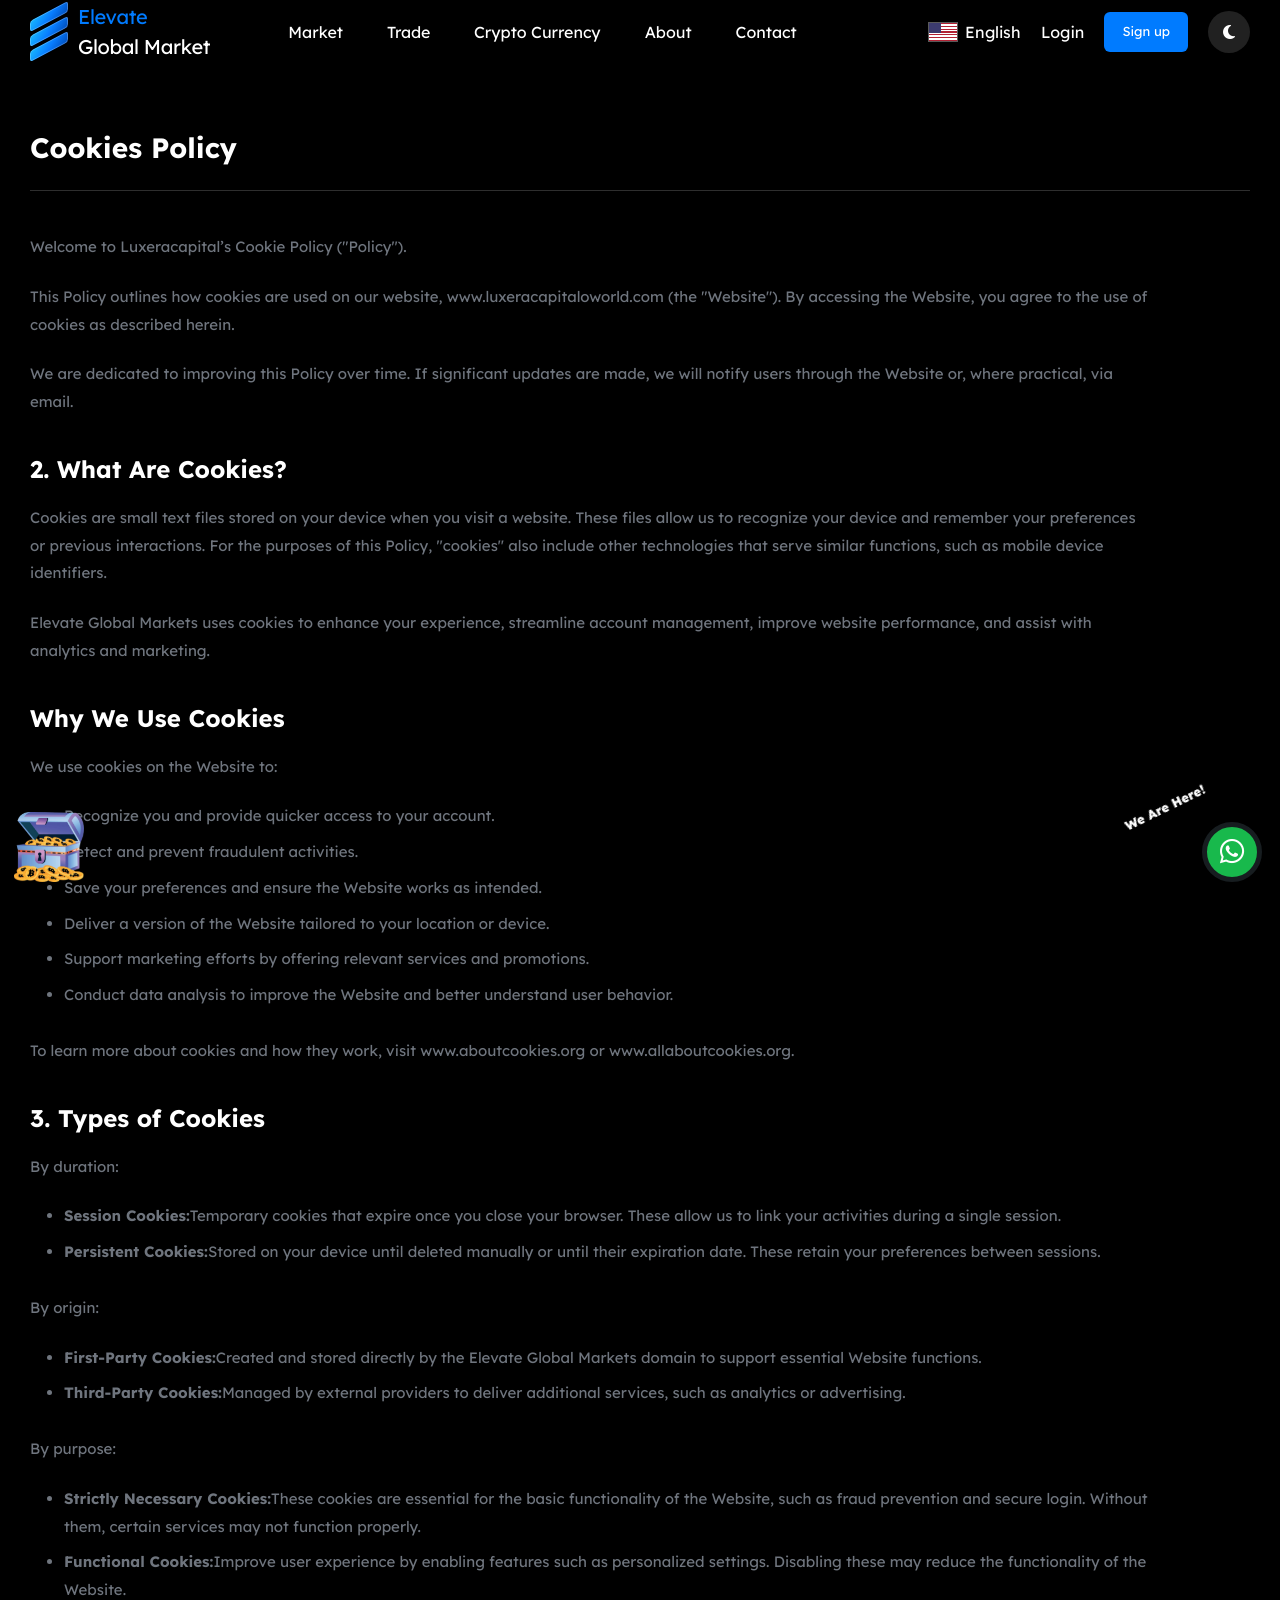
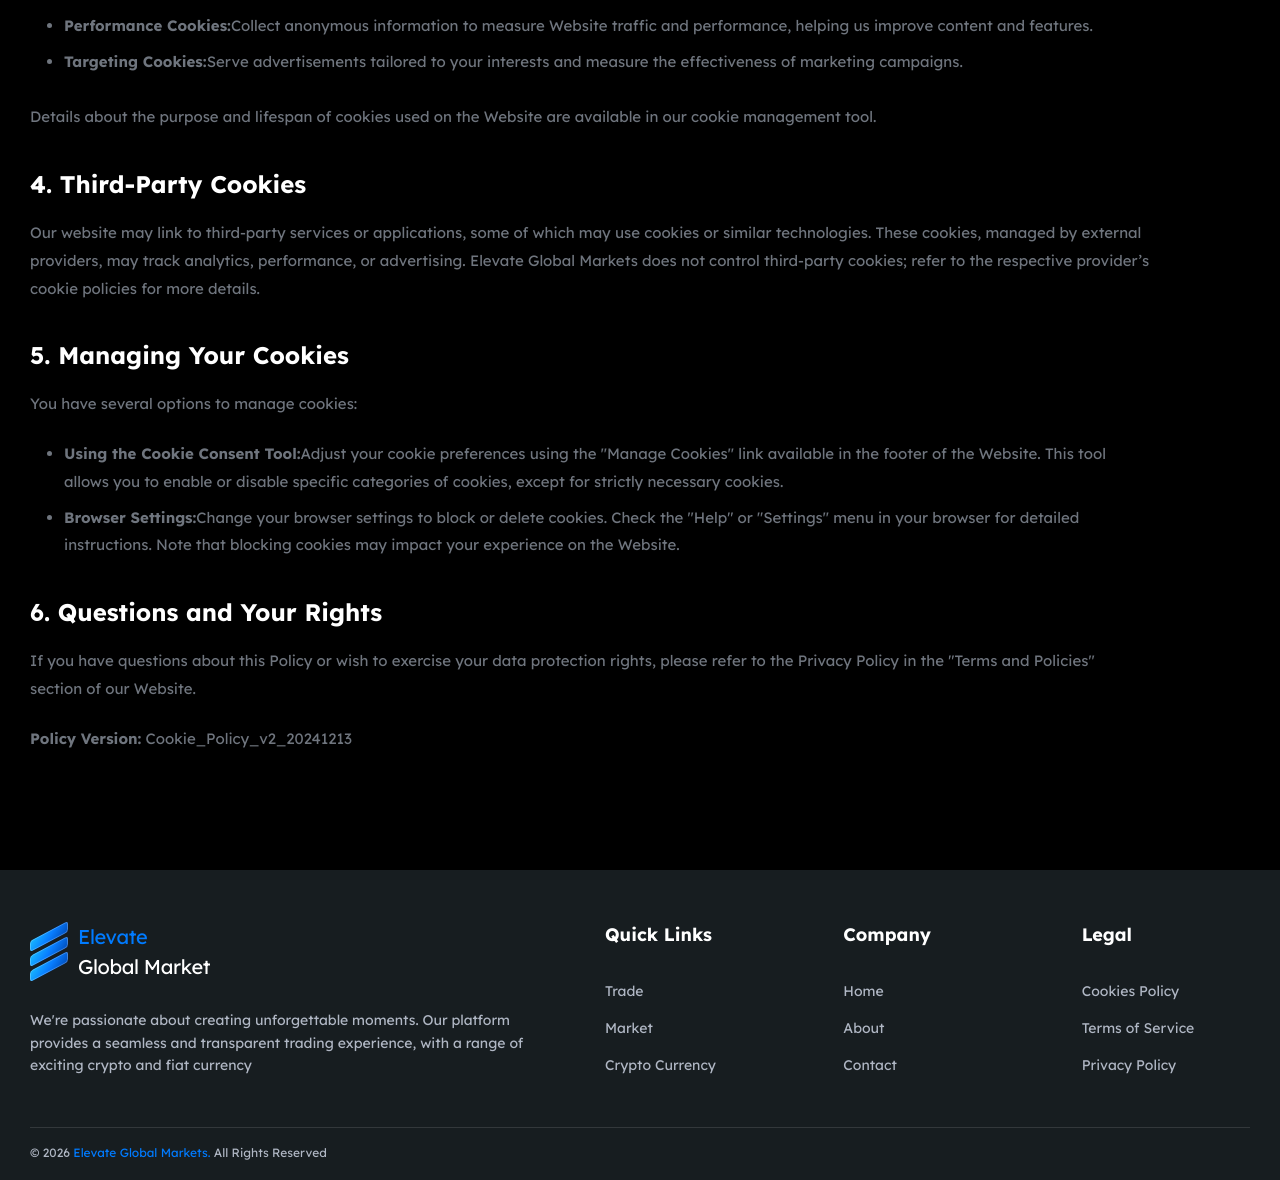
<file: cookies.html>
<!DOCTYPE html>
<html lang="en">
<head>
  <meta charset="UTF-8" />
  <meta name="viewport" content="Cookies Policy for Elevate Global Markets." />
  <meta name="description" content="Privacy Policy for Elevate Global Markets." />
  <title>Cookies Policy | Elevate Global Markets</title>
  <link rel="preconnect" href="https://fonts.googleapis.com" />
  <link rel="preconnect" href="https://fonts.gstatic.com" crossorigin />
  <link href="https://fonts.googleapis.com/css2?family=Lexend:wght@400;500;600;700;800;900&family=Outfit:wght@400;500;600;700;800;900&display=swap" rel="stylesheet" />
  <link rel="stylesheet" href="https://cdnjs.cloudflare.com/ajax/libs/font-awesome/6.5.2/css/all.min.css" />
  <link rel="stylesheet" href="cookies.css" />
</head>

<body>
  <header class="site-header">
    <div class="container nav-inner">
      <a href="index.html" class="brand" aria-label="Elevate Global Market home">
        <span class="brand-cube" aria-hidden="true"><span></span><span></span><span></span></span>
        <span class="brand-text"><b>Elevate</b><br />Global Market</span>
      </a>

      <nav class="main-nav" id="mainNav" aria-label="Primary navigation">
        <div class="mobile-menu-actions">
          <button class="mobile-language" type="button" aria-label="Current language">
            <span class="usa-flag" aria-hidden="true"><span class="flag-union"></span></span>
            <span>English</span>
          </button>
          <a href="login.html" class="mobile-login">Login</a>
          <a href="signup.html" class="mobile-signup">Sign up</a>
        </div>
        <a href="market.html">Market</a>
        <div class="trade-dropdown">
          <button class="trade-toggle" type="button" aria-expanded="false">Trade</button>
          <div class="trade-menu" hidden>
            <a href="#" class="trade-card trade-card-spot"><span><strong>SPOT</strong><small>Trade smartly with necessary Spot market tools.</small></span><i class="fa-solid fa-chart-column"></i></a>
            <a href="#" class="trade-card trade-card-p2p"><span><strong>P2P</strong><small>Buy &amp; sell crypto with your preferred payment methods.</small></span><i class="fa-solid fa-users-gear"></i></a>
            <a href="#" class="trade-card trade-card-binary"><span><strong>Binary</strong><small>Binary trading predicts asset price changes over time.</small></span><i class="fa-solid fa-chart-line"></i></a>
            <a href="#" class="trade-card trade-card-future"><span><strong>Future</strong><small>Futures trading is predicting if prices go up or down.</small></span><i class="fa-solid fa-scale-balanced"></i></a>
          </div>
        </div>
        <a href="cryptocurrency.html" class="mobile-crypto-link">Crypto Currency</a>
        <a href="about.html">About</a>
        <a href="contact.html">Contact</a></nav>

      <div class="nav-actions">
        <div class="language-dropdown">
          <button class="language-toggle" type="button" aria-expanded="false" aria-label="Select language">
            <span class="usa-flag" aria-hidden="true"><span class="flag-union"></span></span>
            <span>English</span>
          </button>
          <div class="language-menu" hidden>
            <button type="button"><span class="usa-flag" aria-hidden="true"><span class="flag-union"></span></span>English</button>
          </div>
        </div>
        <a href="login.html" class="login">Login</a>
        <a href="signup.html" class="signup-btn">Sign up</a>
        <button class="theme-toggle" id="themeToggle" type="button" aria-label="Toggle dark and light theme"><i class="fa-solid fa-moon"></i></button>
        <button class="menu-toggle" id="menuToggle" type="button" aria-label="Open menu"><span></span><span></span><span></span></button>
      </div>
    </div>
  </header>

  <main>
    <section class="privacy-section" aria-labelledby="cookies-title">
      <div class="container policy-container">
        <header class="policy-header">
          <h1 id="cookies-title">Cookies Policy</h1>
        </header>
        <article class="policy-content">

        <p>Welcome to Luxeracapital’s Cookie Policy ("Policy").</p>
        <p>This Policy outlines how cookies are used on our website, www.luxeracapitaloworld.com (the "Website"). By accessing the Website, you agree to the use of cookies as described herein.</p>
        <p>We are dedicated to improving this Policy over time. If significant updates are made, we will notify users through the Website or, where practical, via email.</p>

        <h2>2. What Are Cookies?</h2>
        <p>Cookies are small text files stored on your device when you visit a website. These files allow us to recognize your device and remember your preferences or previous interactions. For the purposes of this Policy, "cookies" also include other technologies that serve similar functions, such as mobile device identifiers.</p>
        <p>Elevate Global Markets uses cookies to enhance your experience, streamline account management, improve website performance, and assist with analytics and marketing.</p>

        <h2>Why We Use Cookies</h2>
        <p>We use cookies on the Website to:</p>
        <ul>
          <li>Recognize you and provide quicker access to your account.</li>
          <li>Detect and prevent fraudulent activities.</li>
          <li>Save your preferences and ensure the Website works as intended.</li>
          <li>Deliver a version of the Website tailored to your location or device.</li>
          <li>Support marketing efforts by offering relevant services and promotions.</li>
          <li>Conduct data analysis to improve the Website and better understand user behavior.</li>
        </ul>
        <p>To learn more about cookies and how they work, visit www.aboutcookies.org or www.allaboutcookies.org.</p>

        <h2>3. Types of Cookies</h2>
        <p>By duration:</p>
        <ul>
          <li><strong>Session Cookies:</strong>Temporary cookies that expire once you close your browser. These allow us to link your activities during a single session.</li>
          <li><strong>Persistent Cookies:</strong>Stored on your device until deleted manually or until their expiration date. These retain your preferences between sessions.</li>
        </ul>

        <p>By origin:</p>
        <ul>
          <li><strong>First-Party Cookies:</strong>Created and stored directly by the Elevate Global Markets domain to support essential Website functions.</li>
          <li><strong>Third-Party Cookies:</strong>Managed by external providers to deliver additional services, such as analytics or advertising.</li>
        </ul>

        <p>By purpose:</p>
        <ul>
          <li><strong>Strictly Necessary Cookies:</strong>These cookies are essential for the basic functionality of the Website, such as fraud prevention and secure login. Without them, certain services may not function properly.</li>
          <li><strong>Functional Cookies:</strong>Improve user experience by enabling features such as personalized settings. Disabling these may reduce the functionality of the Website.</li>
          <li><strong>Performance Cookies:</strong>Collect anonymous information to measure Website traffic and performance, helping us improve content and features.</li>
          <li><strong>Targeting Cookies:</strong>Serve advertisements tailored to your interests and measure the effectiveness of marketing campaigns.</li>
        </ul>
        <p>Details about the purpose and lifespan of cookies used on the Website are available in our cookie management tool.</p>

        <h2>4. Third-Party Cookies</h2>
        <p>Our website may link to third-party services or applications, some of which may use cookies or similar technologies. These cookies, managed by external providers, may track analytics, performance, or advertising. Elevate Global Markets does not control third-party cookies; refer to the respective provider’s cookie policies for more details.</p>

        <h2>5. Managing Your Cookies</h2>
        <p>You have several options to manage cookies:</p>
        <ul>
          <li><strong>Using the Cookie Consent Tool:</strong>Adjust your cookie preferences using the "Manage Cookies" link available in the footer of the Website. This tool allows you to enable or disable specific categories of cookies, except for strictly necessary cookies.</li>
          <li><strong>Browser Settings:</strong>Change your browser settings to block or delete cookies. Check the "Help" or "Settings" menu in your browser for detailed instructions. Note that blocking cookies may impact your experience on the Website.</li>
        </ul>

        <h2>6. Questions and Your Rights</h2>
        <p>If you have questions about this Policy or wish to exercise your data protection rights, please refer to the Privacy Policy in the "Terms and Policies" section of our Website.</p>

        <p><strong>Policy Version:</strong> Cookie_Policy_v2_20241213</p>

        </article>
      </div>
    </section>
  </main>

  <footer class="site-footer">
    <div class="container footer-inner">
      <section class="footer-about">
        <a href="index.html" class="brand footer-brand">
          <span class="brand-cube" aria-hidden="true"><span></span><span></span><span></span></span>
          <span class="brand-text"><b>Elevate</b><br />Global Market</span>
        </a>
        <p>We're passionate about creating unforgettable moments. Our platform provides a seamless and transparent trading experience, with a range of exciting crypto and fiat currency</p>
      </section>

      <nav class="footer-links" aria-label="Quick links">
        <h2>Quick Links</h2>
        <a href="index.html#trade">Trade</a>
        <a href="market.html">Market</a>
        <a href="cryptocurrency.html" class="mobile-crypto-link">Crypto Currency</a>
      </nav>

      <nav class="footer-links" aria-label="Company">
        <h2>Company</h2>
        <a href="index.html">Home</a>
        <a href="about.html">About</a>
        <a href="contact.html">Contact</a>
      </nav>

      <nav class="footer-links" aria-label="Legal">
        <h2>Legal</h2>
        <a href="cookies.html">Cookies Policy</a>
        <a href="terms.html">Terms of Service</a>
        <a href="privacy.html">Privacy Policy</a>
      </nav>
    </div>
    <div class="container footer-bottom">
      <p>© 2026 <a href="#">Elevate Global Markets.</a> All Rights Reserved</p>
    </div>
  </footer>

  <button class="treasure-button" id="treasureButton" type="button" aria-label="Open bonus reward"><img src="assets/treasure.png" alt="Treasure bonus" /></button>

  <div class="bonus-modal" id="bonusModal" role="dialog" aria-modal="true" aria-labelledby="bonusTitle" hidden>
    <article class="bonus-panel">
      <header>
        <h2 id="bonusTitle">🎁 Bonus</h2>
        <button id="closeBonus" type="button" aria-label="Close bonus popup">×</button>
      </header>

      <div class="bonus-content">
        <p><strong>Here is your gift! Enjoy!</strong></p>
        <p>Deposit now and get free funds!!</p>

        <p>🎁 Elevate Global Markets platform new user bonus and Cashback!</p>
        <p>200 USDT → Get 5 USDT</p>
        <p>500 USDT → Get 15 USDT</p>
        <p>1000 USDT → Get 40 USDT</p>
        <p>2000 USDT → Get 100 USDT</p>

        <p>🎁 Elevate Global Markets platform VIPs enjoy experience bonus!</p>
        <p><strong>Membership card (minimum single recharge of 3000 USDT):</strong></p>
        <p>3000 USDT → Get 500 USDT</p>
        <p>5000 USDT → Get 1000 USDT</p>
        <p>10000 USDT → Get 2500 USDT</p>

        <p><strong>VIP card (accumulative recharge above 20,000 USDT):</strong></p>
        <p>20,000 USDT → Get 3000 USDT</p>
        <p>50,000 USDT → Get 10,000 USDT</p>
        <p>100,000 USDT → Get 25,000 USDT</p>

        <p><strong>VIP card (accumulative recharge above 150,000 USDT):</strong></p>
        <p>150,000 USDT → Get 35,000 USDT</p>
        <p>200,000 USDT → Get 50,000 USDT</p>
      </div>
    </article>
  </div>
  <a href="#" class="back-to-top" id="backToTop" aria-label="Back to top"><i class="fa-solid fa-arrow-up"></i></a>
  <a href="contact.html" class="whatsapp" aria-label="Chat support"><i class="fa-brands fa-whatsapp"></i></a>

  <script src="cookies.js"></script>
<script>
(function () {
  function setupMobileTradeDropdown() {
    document.querySelectorAll('.trade-dropdown').forEach(function (dropdown) {
      var toggle = dropdown.querySelector('.trade-toggle');
      var menu = dropdown.querySelector('.trade-menu');
      if (!toggle || !menu || dropdown.dataset.mobileReady === 'true') return;

      dropdown.dataset.mobileReady = 'true';

      function isMobile() {
        return window.innerWidth <= 900;
      }

      function openMenu() {
        dropdown.classList.add('open');
        toggle.setAttribute('aria-expanded', 'true');
        menu.hidden = false;
      }

      function closeMenu() {
        dropdown.classList.remove('open');
        toggle.setAttribute('aria-expanded', 'false');
        menu.hidden = true;
      }

      toggle.addEventListener('click', function (event) {
        if (!isMobile()) return;
        event.preventDefault();
        event.stopImmediatePropagation();

        if (dropdown.classList.contains('open')) {
          closeMenu();
        } else {
          openMenu();
        }
      }, true);

      dropdown.querySelectorAll('.trade-card').forEach(function (card) {
        card.addEventListener('click', function () {
          if (isMobile()) closeMenu();
        });
      });

      window.addEventListener('resize', function () {
        if (!isMobile()) closeMenu();
      });
    });
  }

  if (document.readyState === 'loading') {
    document.addEventListener('DOMContentLoaded', setupMobileTradeDropdown);
  } else {
    setupMobileTradeDropdown();
  }
})();
</script>
<script>
(function () {
  document.querySelectorAll('a.mobile-crypto-link[href="cryptocurrency.html"]').forEach(function (link) {
    if (link.dataset.cryptoReady === 'true') return;
    link.dataset.cryptoReady = 'true';

    link.addEventListener('click', function (event) {
      if (window.innerWidth <= 900) {
        event.preventDefault();
        event.stopPropagation();
        window.location.href = 'cryptocurrency.html';
      }
    }, true);
  });
})();
</script>
</body>
</html>
</file>
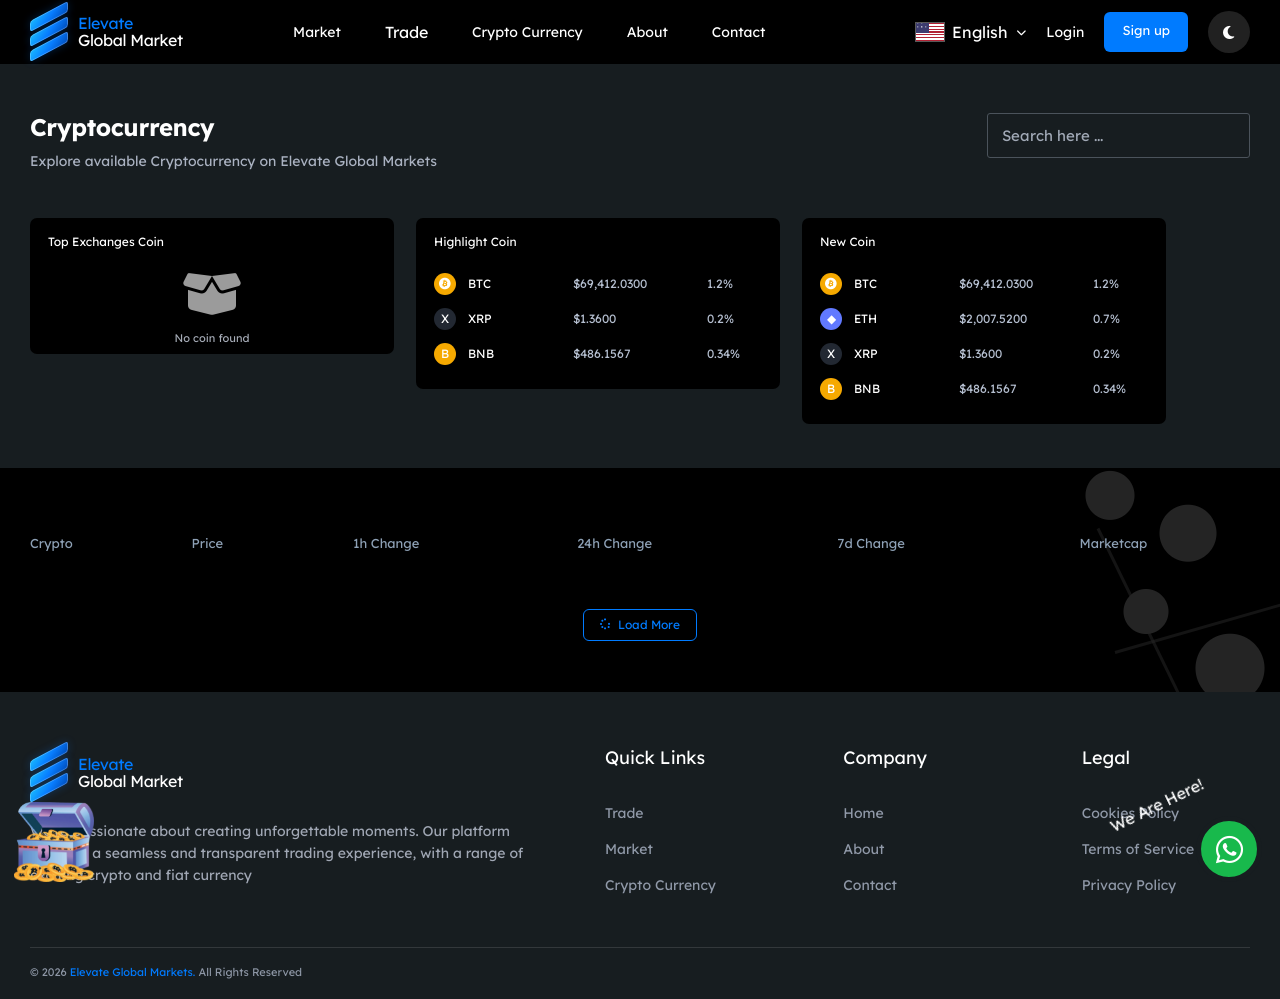
<file: cryptocurrency.html>
<!DOCTYPE html>
<html lang="en">
<head>
  <meta charset="UTF-8" />
  <meta name="viewport" content="width=device-width, initial-scale=1.0" />
  <meta name="description" content="Elevate Global Markets cryptocurrency page." />
  <title>Cryptocurrency | Elevate Global Markets</title>

  <link rel="preconnect" href="https://fonts.googleapis.com" />
  <link rel="preconnect" href="https://fonts.gstatic.com" crossorigin />
  <link href="https://fonts.googleapis.com/css2?family=Lexend:wght@400;500;600;700;800;900&family=Outfit:wght@400;500;600;700;800;900&display=swap" rel="stylesheet" />
  <link rel="stylesheet" href="https://cdnjs.cloudflare.com/ajax/libs/font-awesome/6.5.2/css/all.min.css" />
  <link rel="stylesheet" href="cryptocurrency.css" />
</head>

<body>
  <header class="site-header">
    <div class="container nav-inner">
      <a href="index.html" class="brand" aria-label="Elevate Global Market home">
        <span class="brand-cube" aria-hidden="true"><span></span><span></span><span></span></span>
        <span class="brand-text"><b>Elevate</b><br />Global Market</span>
      </a>

      <nav class="main-nav" id="mainNav" aria-label="Primary navigation">
        <div class="mobile-menu-actions">
          <button class="mobile-language" type="button" aria-label="Current language">
            <span class="usa-flag" aria-hidden="true"><span class="flag-union"></span></span>
            <span>English</span>
          </button>
          <a href="login.html" class="mobile-login">Login</a>
          <a href="signup.html" class="mobile-signup">Sign up</a>
        </div>
        <a href="market.html">Market</a>
        <div class="trade-dropdown">
          <button class="trade-toggle" type="button" aria-expanded="false">Trade</button>
          <div class="trade-menu" hidden>
            <a href="#" class="trade-card trade-card-spot">
              <span>
                <strong>SPOT</strong>
                <small>Trade smartly with necessary Spot market tools.</small>
              </span>
              <i class="fa-solid fa-chart-column"></i>
            </a>

            <a href="#" class="trade-card trade-card-p2p">
              <span>
                <strong>P2P</strong>
                <small>Buy &amp; sell crypto with your preferred payment methods.</small>
              </span>
              <i class="fa-solid fa-users-gear"></i>
            </a>

            <a href="#" class="trade-card trade-card-binary">
              <span>
                <strong>Binary</strong>
                <small>Binary trading predicts asset price changes over time.</small>
              </span>
              <i class="fa-solid fa-chart-line"></i>
            </a>

            <a href="#" class="trade-card trade-card-future">
              <span>
                <strong>Future</strong>
                <small>Futures trading is predicting if prices go up or down.</small>
              </span>
              <i class="fa-solid fa-scale-balanced"></i>
            </a>
          </div>
        </div>
        <a href="cryptocurrency.html" class="mobile-crypto-link active">Crypto Currency</a>
        <a href="about.html">About</a>
        <a href="contact.html">Contact</a></nav>

      <div class="nav-actions">
        <div class="language-dropdown">
          <button class="language-toggle" type="button" aria-expanded="false" aria-label="Select language">
            <span class="usa-flag" aria-hidden="true"><span class="flag-union"></span></span>
            <span>English</span>
            <i class="fa-solid fa-chevron-down"></i>
          </button>
          <div class="language-menu" hidden>
            <button type="button">
              <span class="usa-flag" aria-hidden="true"><span class="flag-union"></span></span>
              English
            </button>
          </div>
        </div>
        <a href="login.html" class="login">Login</a>
        <a href="signup.html" class="signup-btn">Sign up</a>
        <button class="theme-toggle" id="themeToggle" type="button" aria-label="Toggle dark and light theme">
          <i class="fa-solid fa-moon"></i>
        </button>
        <button class="menu-toggle" id="menuToggle" type="button" aria-label="Open menu">
          <span></span><span></span><span></span>
        </button>
      </div>
    </div>
  </header>

  <main>
    <section class="crypto-overview-section" aria-labelledby="crypto-title">
      <div class="container">
        <div class="crypto-heading-row">
          <header class="crypto-heading">
            <h1 id="crypto-title">Cryptocurrency</h1>
            <p>Explore available Cryptocurrency on Elevate Global Markets</p>
          </header>

          <label class="top-search">
            <input type="search" id="topSearch" placeholder="Search here ..." />
          </label>
        </div>

        <div class="overview-grid">
          <article class="overview-card exchange-card">
            <h2>Top Exchanges Coin</h2>
            <div class="empty-box" aria-label="No coin found">
              <i class="fa-solid fa-box-open"></i>
              <p>No coin found</p>
            </div>
          </article>

          <article class="overview-card list-card">
            <h2>Highlight Coin</h2>

            <button class="coin-row" type="button" data-name="BTC">
              <span class="coin-name"><span class="coin coin-btc"><i class="fa-brands fa-bitcoin"></i></span> BTC</span>
              <span>$69,412.0300</span>
              <span>1.2%</span>
            </button>

            <button class="coin-row" type="button" data-name="XRP">
              <span class="coin-name"><span class="coin coin-xrp">X</span> XRP</span>
              <span>$1.3600</span>
              <span>0.2%</span>
            </button>

            <button class="coin-row" type="button" data-name="BNB">
              <span class="coin-name"><span class="coin coin-bnb">B</span> BNB</span>
              <span>$486.1567</span>
              <span>0.34%</span>
            </button>
          </article>

          <article class="overview-card list-card new-card">
            <h2>New Coin</h2>

            <button class="coin-row" type="button" data-name="BTC">
              <span class="coin-name"><span class="coin coin-btc"><i class="fa-brands fa-bitcoin"></i></span> BTC</span>
              <span>$69,412.0300</span>
              <span>1.2%</span>
            </button>

            <button class="coin-row" type="button" data-name="ETH">
              <span class="coin-name"><span class="coin coin-eth">◆</span> ETH</span>
              <span>$2,007.5200</span>
              <span>0.7%</span>
            </button>

            <button class="coin-row" type="button" data-name="XRP">
              <span class="coin-name"><span class="coin coin-xrp">X</span> XRP</span>
              <span>$1.3600</span>
              <span>0.2%</span>
            </button>

            <button class="coin-row" type="button" data-name="BNB">
              <span class="coin-name"><span class="coin coin-bnb">B</span> BNB</span>
              <span>$486.1567</span>
              <span>0.34%</span>
            </button>
          </article>
        </div>
      </div>
    </section>

    <section class="crypto-table-section" aria-labelledby="crypto-table-title">
      <div class="nodes-bg" aria-hidden="true"></div>

      <div class="container table-inner">
        <h2 class="visually-hidden" id="crypto-table-title">Cryptocurrency table</h2>

        <div class="table-head" role="row">
          <span role="columnheader">Crypto</span>
          <span role="columnheader">Price</span>
          <span role="columnheader">1h Change</span>
          <span role="columnheader">24h Change</span>
          <span role="columnheader">7d Change</span>
          <span role="columnheader">Marketcap</span>
        </div>

        <div class="load-more-wrap">
          <button class="load-more" type="button" id="loadMore">
            <i class="fa-solid fa-spinner"></i> Load More
          </button>
        </div>
      </div>
    </section>
  </main>

  <footer class="site-footer">
    <div class="container footer-inner">
      <section class="footer-about">
        <a href="index.html" class="brand footer-brand">
          <span class="brand-cube" aria-hidden="true"><span></span><span></span><span></span></span>
          <span class="brand-text"><b>Elevate</b><br />Global Market</span>
        </a>
        <p>We're passionate about creating unforgettable moments. Our platform provides a seamless and transparent trading experience, with a range of exciting crypto and fiat currency</p>
      </section>

      <nav class="footer-links" aria-label="Quick links">
        <h2>Quick Links</h2>
        <a href="index.html#trade">Trade</a>
        <a href="market.html">Market</a>
        <a href="cryptocurrency.html" class="mobile-crypto-link">Crypto Currency</a>
      </nav>

      <nav class="footer-links" aria-label="Company links">
        <h2>Company</h2>
        <a href="index.html">Home</a>
        <a href="about.html">About</a>
        <a href="contact.html">Contact</a>
      </nav>

      <nav class="footer-links" aria-label="Legal links">
        <h2>Legal</h2>
        <a href="cookies.html">Cookies Policy</a>
        <a href="terms.html">Terms of Service</a>
        <a href="privacy.html">Privacy Policy</a>
      </nav>
    </div>

    <div class="container footer-bottom">
      <p>© 2026 <a href="#">Elevate Global Markets.</a> All Rights Reserved</p>
    </div>
  </footer>

  <button class="treasure-button" id="treasureButton" type="button" aria-label="Open bonus reward">
    <img src="assets/treasure.png" alt="Treasure bonus" />
  </button>

  <div class="bonus-modal" id="bonusModal" role="dialog" aria-modal="true" aria-labelledby="bonusTitle" hidden>
    <article class="bonus-panel">
      <header>
        <h2 id="bonusTitle">🎁 Bonus</h2>
        <button id="closeBonus" type="button" aria-label="Close bonus popup">×</button>
      </header>

      <div class="bonus-content">
        <p><strong>Here is your gift! Enjoy!</strong></p>
        <p>Deposit now and get free funds!!</p>

        <p>🎁 Elevate Global Markets platform new user bonus and Cashback!</p>
        <p>200 USDT → Get 5 USDT</p>
        <p>500 USDT → Get 15 USDT</p>
        <p>1000 USDT → Get 40 USDT</p>
        <p>2000 USDT → Get 100 USDT</p>

        <p>🎁 Elevate Global Markets platform VIPs enjoy experience bonus!</p>
        <p><strong>Membership card (minimum single recharge of 3000 USDT):</strong></p>
        <p>3000 USDT → Get 500 USDT</p>
        <p>5000 USDT → Get 1000 USDT</p>
        <p>10000 USDT → Get 2500 USDT</p>

        <p><strong>VIP card (accumulative recharge above 20,000 USDT):</strong></p>
        <p>20,000 USDT → Get 3000 USDT</p>
        <p>50,000 USDT → Get 10,000 USDT</p>
        <p>100,000 USDT → Get 25,000 USDT</p>

        <p><strong>VIP card (accumulative recharge above 150,000 USDT):</strong></p>
        <p>150,000 USDT → Get 35,000 USDT</p>
        <p>200,000 USDT → Get 50,000 USDT</p>
      </div>
    </article>
  </div>

  <a href="#" class="back-to-top" id="backToTop" aria-label="Back to top">
    <i class="fa-solid fa-arrow-up"></i>
  </a>

  <a href="#" class="whatsapp" aria-label="Chat support">
    <i class="fa-brands fa-whatsapp"></i>
  </a>

  <script src="cryptocurrency.js"></script>
<script>
(function () {
  function setupMobileTradeDropdown() {
    document.querySelectorAll('.trade-dropdown').forEach(function (dropdown) {
      var toggle = dropdown.querySelector('.trade-toggle');
      var menu = dropdown.querySelector('.trade-menu');
      if (!toggle || !menu || dropdown.dataset.mobileReady === 'true') return;

      dropdown.dataset.mobileReady = 'true';

      function isMobile() {
        return window.innerWidth <= 900;
      }

      function openMenu() {
        dropdown.classList.add('open');
        toggle.setAttribute('aria-expanded', 'true');
        menu.hidden = false;
      }

      function closeMenu() {
        dropdown.classList.remove('open');
        toggle.setAttribute('aria-expanded', 'false');
        menu.hidden = true;
      }

      toggle.addEventListener('click', function (event) {
        if (!isMobile()) return;
        event.preventDefault();
        event.stopImmediatePropagation();

        if (dropdown.classList.contains('open')) {
          closeMenu();
        } else {
          openMenu();
        }
      }, true);

      dropdown.querySelectorAll('.trade-card').forEach(function (card) {
        card.addEventListener('click', function () {
          if (isMobile()) closeMenu();
        });
      });

      window.addEventListener('resize', function () {
        if (!isMobile()) closeMenu();
      });
    });
  }

  if (document.readyState === 'loading') {
    document.addEventListener('DOMContentLoaded', setupMobileTradeDropdown);
  } else {
    setupMobileTradeDropdown();
  }
})();
</script>
<script>
(function () {
  document.querySelectorAll('a.mobile-crypto-link[href="cryptocurrency.html"]').forEach(function (link) {
    if (link.dataset.cryptoReady === 'true') return;
    link.dataset.cryptoReady = 'true';

    link.addEventListener('click', function (event) {
      if (window.innerWidth <= 900) {
        event.preventDefault();
        event.stopPropagation();
        window.location.href = 'cryptocurrency.html';
      }
    }, true);
  });
})();
</script>
</body>
</html>
</file>
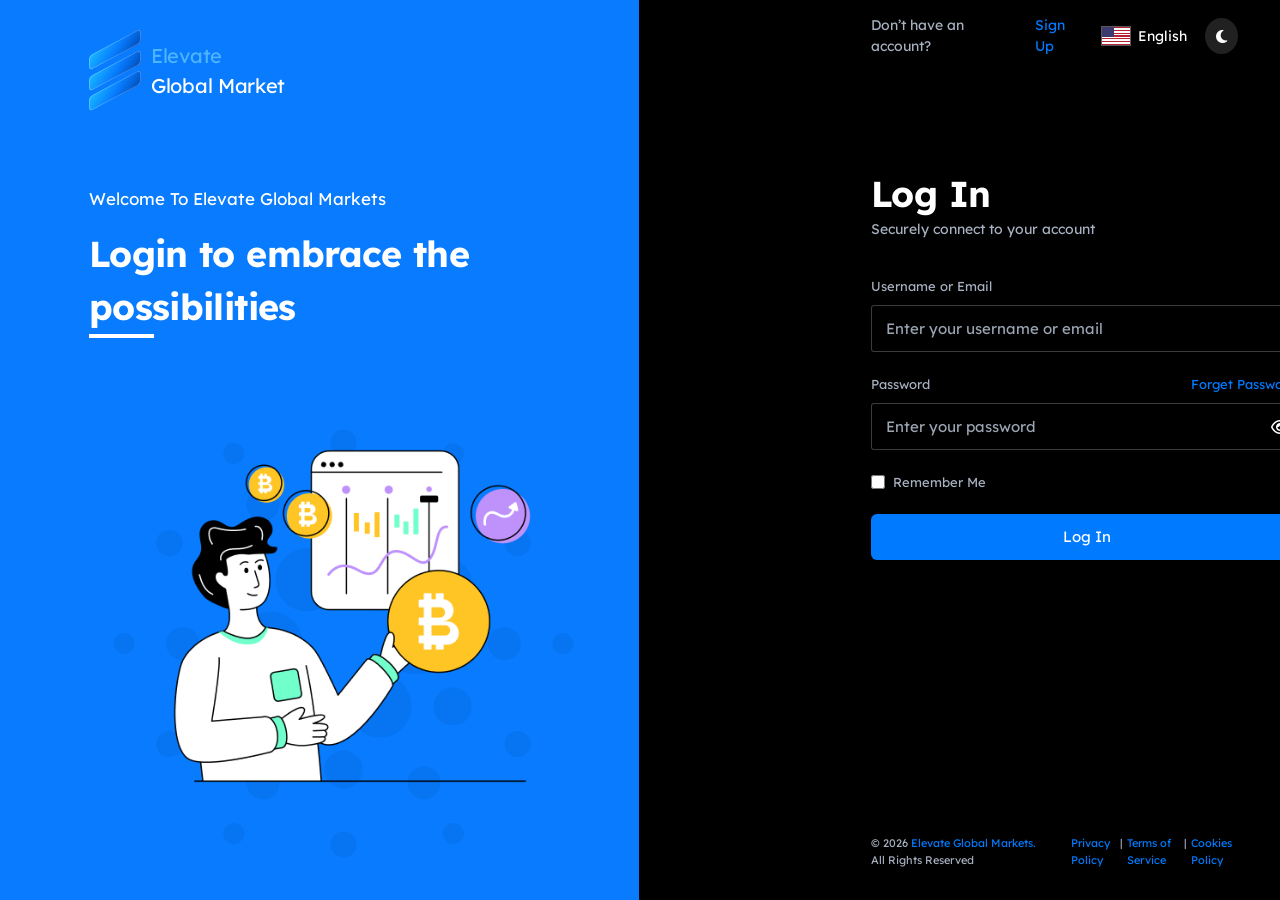
<file: login.html>
<!DOCTYPE html>
<html lang="en">
<head>
  <meta charset="UTF-8" />
  <meta name="viewport" content="width=device-width, initial-scale=1.0" />
  <meta name="description" content="Login to Elevate Global Markets." />
  <title>Login | Elevate Global Markets</title>

  <link rel="preconnect" href="https://fonts.googleapis.com" />
  <link rel="preconnect" href="https://fonts.gstatic.com" crossorigin />
  <link href="https://fonts.googleapis.com/css2?family=Lexend:wght@400;500;600;700;800;900&family=Outfit:wght@400;500;600;700;800;900&display=swap" rel="stylesheet" />
  <link rel="stylesheet" href="https://cdnjs.cloudflare.com/ajax/libs/font-awesome/6.5.2/css/all.min.css" />
  <link rel="stylesheet" href="login.css" />
</head>

<body>
  <main class="login-page">
    <section class="login-visual" aria-label="Welcome section">
      <a class="brand" href="index.html" aria-label="Back to Elevate Global Markets home">
        <span class="brand-mark" aria-hidden="true">
          <span></span><span></span><span></span>
        </span>

        <span class="brand-copy">
          <strong>Elevate</strong>
          <span>Global Market</span>
        </span>
      </a>

      <section class="welcome-copy" aria-labelledby="welcome-title">
        <p>Welcome To Elevate Global Markets</p>
        <h1 id="welcome-title">Login to embrace the <span>possibilities</span></h1>
      </section>

      <img class="login-illustration" src="assets/login-illustration.png" alt="Crypto dashboard illustration" />
    </section>

    <section class="login-panel" aria-labelledby="login-title">
      <header class="login-topbar">
        <span>Don’t have an account?</span>
        <a class="signup-link" href="signup.html">Sign Up</a>

        <div class="language-dropdown">
          <button class="language-toggle" type="button" aria-expanded="false" aria-label="Select language">
            <span class="usa-flag" aria-hidden="true"><span class="flag-union"></span></span>
            <span>English</span>
          </button>

          <div class="language-menu" hidden>
            <button type="button">
              <span class="usa-flag" aria-hidden="true"><span class="flag-union"></span></span>
              English
            </button>
          </div>
        </div>

        <button class="theme-toggle" id="themeToggle" type="button" aria-label="Toggle light or dark mode">
          <i class="fa-solid fa-moon"></i>
        </button>
      </header>

      <section class="form-card">
        <h2 id="login-title">Log In</h2>
        <p>Securely connect to your account</p>

        <form class="login-form" id="loginForm">
          <label>
            <span>Username or Email</span>
            <input type="text" name="username" placeholder="Enter your username or email" required />
          </label>

          <label>
            <span class="password-label">
              <span>Password</span>
              <a href="#">Forget Password?</a>
            </span>

            <span class="password-field">
              <input id="passwordInput" type="password" name="password" placeholder="Enter your password" required />
              <button id="togglePassword" type="button" aria-label="Show password">
                <i class="fa-regular fa-eye"></i>
              </button>
            </span>
          </label>

          <label class="remember-row">
            <input type="checkbox" name="remember" />
            <span>Remember Me</span>
          </label>

          <button class="login-submit" type="submit">Log In</button>
        </form>
      </section>

      <footer class="login-footer">
        <p>© 2026 <a href="#">Elevate Global Markets.</a> All Rights Reserved</p>

        <nav aria-label="Legal links">
          <a href="privacy.html">Privacy Policy</a>
          <span>|</span>
          <a href="terms.html">Terms of Service</a>
          <span>|</span>
          <a href="cookies.html">Cookies Policy</a>
        </nav>
      </footer>
    </section>
  </main>

  <script src="login.js"></script>
<script>
(function () {
  function setupMobileTradeDropdown() {
    document.querySelectorAll('.trade-dropdown').forEach(function (dropdown) {
      var toggle = dropdown.querySelector('.trade-toggle');
      var menu = dropdown.querySelector('.trade-menu');
      if (!toggle || !menu || dropdown.dataset.mobileReady === 'true') return;

      dropdown.dataset.mobileReady = 'true';

      function isMobile() {
        return window.innerWidth <= 900;
      }

      function openMenu() {
        dropdown.classList.add('open');
        toggle.setAttribute('aria-expanded', 'true');
        menu.hidden = false;
      }

      function closeMenu() {
        dropdown.classList.remove('open');
        toggle.setAttribute('aria-expanded', 'false');
        menu.hidden = true;
      }

      toggle.addEventListener('click', function (event) {
        if (!isMobile()) return;
        event.preventDefault();
        event.stopImmediatePropagation();

        if (dropdown.classList.contains('open')) {
          closeMenu();
        } else {
          openMenu();
        }
      }, true);

      dropdown.querySelectorAll('.trade-card').forEach(function (card) {
        card.addEventListener('click', function () {
          if (isMobile()) closeMenu();
        });
      });

      window.addEventListener('resize', function () {
        if (!isMobile()) closeMenu();
      });
    });
  }

  if (document.readyState === 'loading') {
    document.addEventListener('DOMContentLoaded', setupMobileTradeDropdown);
  } else {
    setupMobileTradeDropdown();
  }
})();
</script>
<script>
(function () {
  document.querySelectorAll('a.mobile-crypto-link[href="cryptocurrency.html"]').forEach(function (link) {
    if (link.dataset.cryptoReady === 'true') return;
    link.dataset.cryptoReady = 'true';

    link.addEventListener('click', function (event) {
      if (window.innerWidth <= 900) {
        event.preventDefault();
        event.stopPropagation();
        window.location.href = 'cryptocurrency.html';
      }
    }, true);
  });
})();
</script>
</body>
</html>
</file>
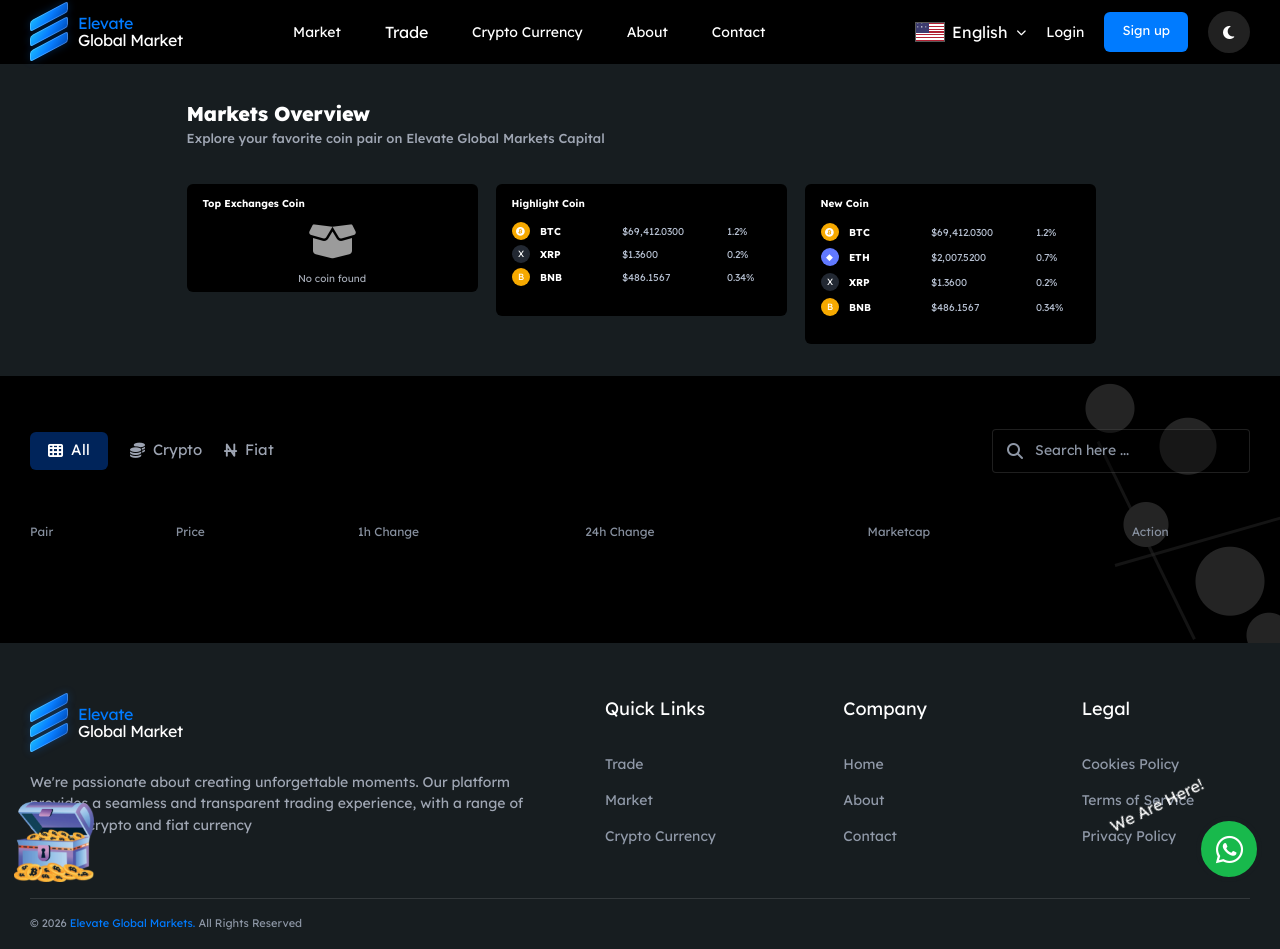
<file: market.html>
<!DOCTYPE html>
<html lang="en">
<head>
  <meta charset="UTF-8" />
  <meta name="viewport" content="width=device-width, initial-scale=1.0" />
  <meta name="description" content="Elevate Global Markets market overview page." />
  <title>Market | Elevate Global Markets</title>

  <link rel="preconnect" href="https://fonts.googleapis.com" />
  <link rel="preconnect" href="https://fonts.gstatic.com" crossorigin />
  <link href="https://fonts.googleapis.com/css2?family=Lexend:wght@400;500;600;700;800;900&family=Outfit:wght@400;500;600;700;800;900&display=swap" rel="stylesheet" />
  <link rel="stylesheet" href="https://cdnjs.cloudflare.com/ajax/libs/font-awesome/6.5.2/css/all.min.css" />
  <link rel="stylesheet" href="market.css" />
</head>

<body>
  <header class="site-header">
    <div class="container nav-inner">
      <a href="index.html" class="brand" aria-label="Elevate Global Market home">
        <span class="brand-cube" aria-hidden="true"><span></span><span></span><span></span></span>
        <span class="brand-text"><b>Elevate</b><br />Global Market</span>
      </a>

      <nav class="main-nav" id="mainNav" aria-label="Primary navigation">
        <div class="mobile-menu-actions">
          <button class="mobile-language" type="button" aria-label="Current language">
            <span class="usa-flag" aria-hidden="true"><span class="flag-union"></span></span>
            <span>English</span>
          </button>
          <a href="login.html" class="mobile-login">Login</a>
          <a href="signup.html" class="mobile-signup">Sign up</a>
        </div>
        <a href="market.html" class="active">Market</a>
        <div class="trade-dropdown">
          <button class="trade-toggle" type="button" aria-expanded="false">Trade</button>
          <div class="trade-menu" hidden>
            <a href="#" class="trade-card trade-card-spot">
              <span>
                <strong>SPOT</strong>
                <small>Trade smartly with necessary Spot market tools.</small>
              </span>
              <i class="fa-solid fa-chart-column"></i>
            </a>

            <a href="#" class="trade-card trade-card-p2p">
              <span>
                <strong>P2P</strong>
                <small>Buy &amp; sell crypto with your preferred payment methods.</small>
              </span>
              <i class="fa-solid fa-users-gear"></i>
            </a>

            <a href="#" class="trade-card trade-card-binary">
              <span>
                <strong>Binary</strong>
                <small>Binary trading predicts asset price changes over time.</small>
              </span>
              <i class="fa-solid fa-chart-line"></i>
            </a>

            <a href="#" class="trade-card trade-card-future">
              <span>
                <strong>Future</strong>
                <small>Futures trading is predicting if prices go up or down.</small>
              </span>
              <i class="fa-solid fa-scale-balanced"></i>
            </a>
          </div>
        </div>
        <a href="cryptocurrency.html" class="mobile-crypto-link">Crypto Currency</a>
        <a href="about.html">About</a>
        <a href="contact.html">Contact</a></nav>

      <div class="nav-actions">
        <div class="language-dropdown">
          <button class="language-toggle" type="button" aria-expanded="false" aria-label="Select language">
            <span class="usa-flag" aria-hidden="true"><span class="flag-union"></span></span>
            <span>English</span>
            <i class="fa-solid fa-chevron-down"></i>
          </button>
          <div class="language-menu" hidden>
            <button type="button">
              <span class="usa-flag" aria-hidden="true"><span class="flag-union"></span></span>
              English
            </button>
          </div>
        </div>
        <a href="login.html" class="login">Login</a>
        <a href="signup.html" class="signup-btn">Sign up</a>
        <button class="theme-toggle" id="themeToggle" type="button" aria-label="Toggle dark and light theme">
          <i class="fa-solid fa-moon"></i>
        </button>
        <button class="menu-toggle" id="menuToggle" type="button" aria-label="Open menu">
          <span></span><span></span><span></span>
        </button>
      </div>
    </div>
  </header>

  <main>
    <section class="overview-section" aria-labelledby="market-overview-title">
      <div class="container">
        <header class="overview-heading">
          <h1 id="market-overview-title">Markets Overview</h1>
          <p>Explore your favorite coin pair on Elevate Global Markets Capital</p>
        </header>

        <div class="overview-grid">
          <article class="overview-card exchange-card">
            <h2>Top Exchanges Coin</h2>
            <div class="empty-box" aria-label="No coin found">
              <i class="fa-solid fa-box-open"></i>
              <p>No coin found</p>
            </div>
          </article>

          <article class="overview-card list-card">
            <h2>Highlight Coin</h2>

            <button class="coin-row" type="button">
              <span class="coin-name"><span class="coin coin-btc"><i class="fa-brands fa-bitcoin"></i></span> BTC</span>
              <span>$69,412.0300</span>
              <span>1.2%</span>
            </button>

            <button class="coin-row" type="button">
              <span class="coin-name"><span class="coin coin-xrp">X</span> XRP</span>
              <span>$1.3600</span>
              <span>0.2%</span>
            </button>

            <button class="coin-row" type="button">
              <span class="coin-name"><span class="coin coin-bnb">B</span> BNB</span>
              <span>$486.1567</span>
              <span>0.34%</span>
            </button>
          </article>

          <article class="overview-card list-card">
            <h2>New Coin</h2>

            <button class="coin-row" type="button">
              <span class="coin-name"><span class="coin coin-btc"><i class="fa-brands fa-bitcoin"></i></span> BTC</span>
              <span>$69,412.0300</span>
              <span>1.2%</span>
            </button>

            <button class="coin-row" type="button">
              <span class="coin-name"><span class="coin coin-eth">◆</span> ETH</span>
              <span>$2,007.5200</span>
              <span>0.7%</span>
            </button>

            <button class="coin-row" type="button">
              <span class="coin-name"><span class="coin coin-xrp">X</span> XRP</span>
              <span>$1.3600</span>
              <span>0.2%</span>
            </button>

            <button class="coin-row" type="button">
              <span class="coin-name"><span class="coin coin-bnb">B</span> BNB</span>
              <span>$486.1567</span>
              <span>0.34%</span>
            </button>
          </article>
        </div>
      </div>
    </section>

    <section class="market-table-section" aria-labelledby="market-table-title">
      <div class="nodes-bg" aria-hidden="true"></div>

      <div class="container market-table-inner">
        <h2 id="market-table-title" class="visually-hidden">Market table</h2>

        <div class="market-toolbar">
          <div class="market-tabs" id="marketTabs" role="tablist" aria-label="Market categories">
            <button class="active" type="button" data-tab="all" aria-selected="true">
              <i class="fa-solid fa-table-cells"></i> All
            </button>
            <button type="button" data-tab="crypto" aria-selected="false">
              <i class="fa-solid fa-coins"></i> Crypto
            </button>
            <button type="button" data-tab="fiat" aria-selected="false">
              <i class="fa-solid fa-naira-sign"></i> Fiat
            </button>
          </div>

          <label class="search-box">
            <i class="fa-solid fa-magnifying-glass"></i>
            <input id="marketSearch" type="search" placeholder="Search here ..." />
          </label>
        </div>

        <div class="table-head" role="row">
          <span role="columnheader">Pair</span>
          <span role="columnheader">Price</span>
          <span role="columnheader">1h Change</span>
          <span role="columnheader">24h Change</span>
          <span role="columnheader">Marketcap</span>
          <span role="columnheader">Action</span>
        </div>
      </div>
    </section>
  </main>

  <footer class="site-footer">
    <div class="container footer-inner">
      <section class="footer-about">
        <a href="index.html" class="brand footer-brand">
          <span class="brand-cube" aria-hidden="true"><span></span><span></span><span></span></span>
          <span class="brand-text"><b>Elevate</b><br />Global Market</span>
        </a>
        <p>We're passionate about creating unforgettable moments. Our platform provides a seamless and transparent trading experience, with a range of exciting crypto and fiat currency</p>
      </section>

      <nav class="footer-links" aria-label="Quick links">
        <h2>Quick Links</h2>
        <a href="index.html#trade">Trade</a>
        <a href="market.html">Market</a>
        <a href="cryptocurrency.html" class="mobile-crypto-link">Crypto Currency</a>
      </nav>

      <nav class="footer-links" aria-label="Company links">
        <h2>Company</h2>
        <a href="index.html">Home</a>
        <a href="about.html">About</a>
        <a href="contact.html">Contact</a>
      </nav>

      <nav class="footer-links" aria-label="Legal links">
        <h2>Legal</h2>
        <a href="cookies.html">Cookies Policy</a>
        <a href="terms.html">Terms of Service</a>
        <a href="privacy.html">Privacy Policy</a>
      </nav>
    </div>

    <div class="container footer-bottom">
      <p>© 2026 <a href="#">Elevate Global Markets.</a> All Rights Reserved</p>
    </div>
  </footer>

  <button class="treasure-button" id="treasureButton" type="button" aria-label="Open bonus reward">
    <img src="assets/treasure.png" alt="Treasure bonus" />
  </button>

  <div class="bonus-modal" id="bonusModal" role="dialog" aria-modal="true" aria-labelledby="bonusTitle" hidden>
    <article class="bonus-panel">
      <header>
        <h2 id="bonusTitle">🎁 Bonus</h2>
        <button id="closeBonus" type="button" aria-label="Close bonus popup">×</button>
      </header>

      <div class="bonus-content">
        <p><strong>Here is your gift! Enjoy!</strong></p>
        <p>Deposit now and get free funds!!</p>

        <p>🎁 Elevate Global Markets platform new user bonus and Cashback!</p>
        <p>200 USDT → Get 5 USDT</p>
        <p>500 USDT → Get 15 USDT</p>
        <p>1000 USDT → Get 40 USDT</p>
        <p>2000 USDT → Get 100 USDT</p>

        <p>🎁 Elevate Global Markets platform VIPs enjoy experience bonus!</p>
        <p><strong>Membership card (minimum single recharge of 3000 USDT):</strong></p>
        <p>3000 USDT → Get 500 USDT</p>
        <p>5000 USDT → Get 1000 USDT</p>
        <p>10000 USDT → Get 2500 USDT</p>

        <p><strong>VIP card (accumulative recharge above 20,000 USDT):</strong></p>
        <p>20,000 USDT → Get 3000 USDT</p>
        <p>50,000 USDT → Get 10,000 USDT</p>
        <p>100,000 USDT → Get 25,000 USDT</p>

        <p><strong>VIP card (accumulative recharge above 150,000 USDT):</strong></p>
        <p>150,000 USDT → Get 35,000 USDT</p>
        <p>200,000 USDT → Get 50,000 USDT</p>
      </div>
    </article>
  </div>

  <a href="#" class="back-to-top" id="backToTop" aria-label="Back to top">
    <i class="fa-solid fa-arrow-up"></i>
  </a>

  <a href="#" class="whatsapp" aria-label="Chat support">
    <i class="fa-brands fa-whatsapp"></i>
  </a>

  <script src="market.js"></script>
<script>
(function () {
  function setupMobileTradeDropdown() {
    document.querySelectorAll('.trade-dropdown').forEach(function (dropdown) {
      var toggle = dropdown.querySelector('.trade-toggle');
      var menu = dropdown.querySelector('.trade-menu');
      if (!toggle || !menu || dropdown.dataset.mobileReady === 'true') return;

      dropdown.dataset.mobileReady = 'true';

      function isMobile() {
        return window.innerWidth <= 900;
      }

      function openMenu() {
        dropdown.classList.add('open');
        toggle.setAttribute('aria-expanded', 'true');
        menu.hidden = false;
      }

      function closeMenu() {
        dropdown.classList.remove('open');
        toggle.setAttribute('aria-expanded', 'false');
        menu.hidden = true;
      }

      toggle.addEventListener('click', function (event) {
        if (!isMobile()) return;
        event.preventDefault();
        event.stopImmediatePropagation();

        if (dropdown.classList.contains('open')) {
          closeMenu();
        } else {
          openMenu();
        }
      }, true);

      dropdown.querySelectorAll('.trade-card').forEach(function (card) {
        card.addEventListener('click', function () {
          if (isMobile()) closeMenu();
        });
      });

      window.addEventListener('resize', function () {
        if (!isMobile()) closeMenu();
      });
    });
  }

  if (document.readyState === 'loading') {
    document.addEventListener('DOMContentLoaded', setupMobileTradeDropdown);
  } else {
    setupMobileTradeDropdown();
  }
})();
</script>
<script>
(function () {
  document.querySelectorAll('a.mobile-crypto-link[href="cryptocurrency.html"]').forEach(function (link) {
    if (link.dataset.cryptoReady === 'true') return;
    link.dataset.cryptoReady = 'true';

    link.addEventListener('click', function (event) {
      if (window.innerWidth <= 900) {
        event.preventDefault();
        event.stopPropagation();
        window.location.href = 'cryptocurrency.html';
      }
    }, true);
  });
})();
</script>
</body>
</html>
</file>
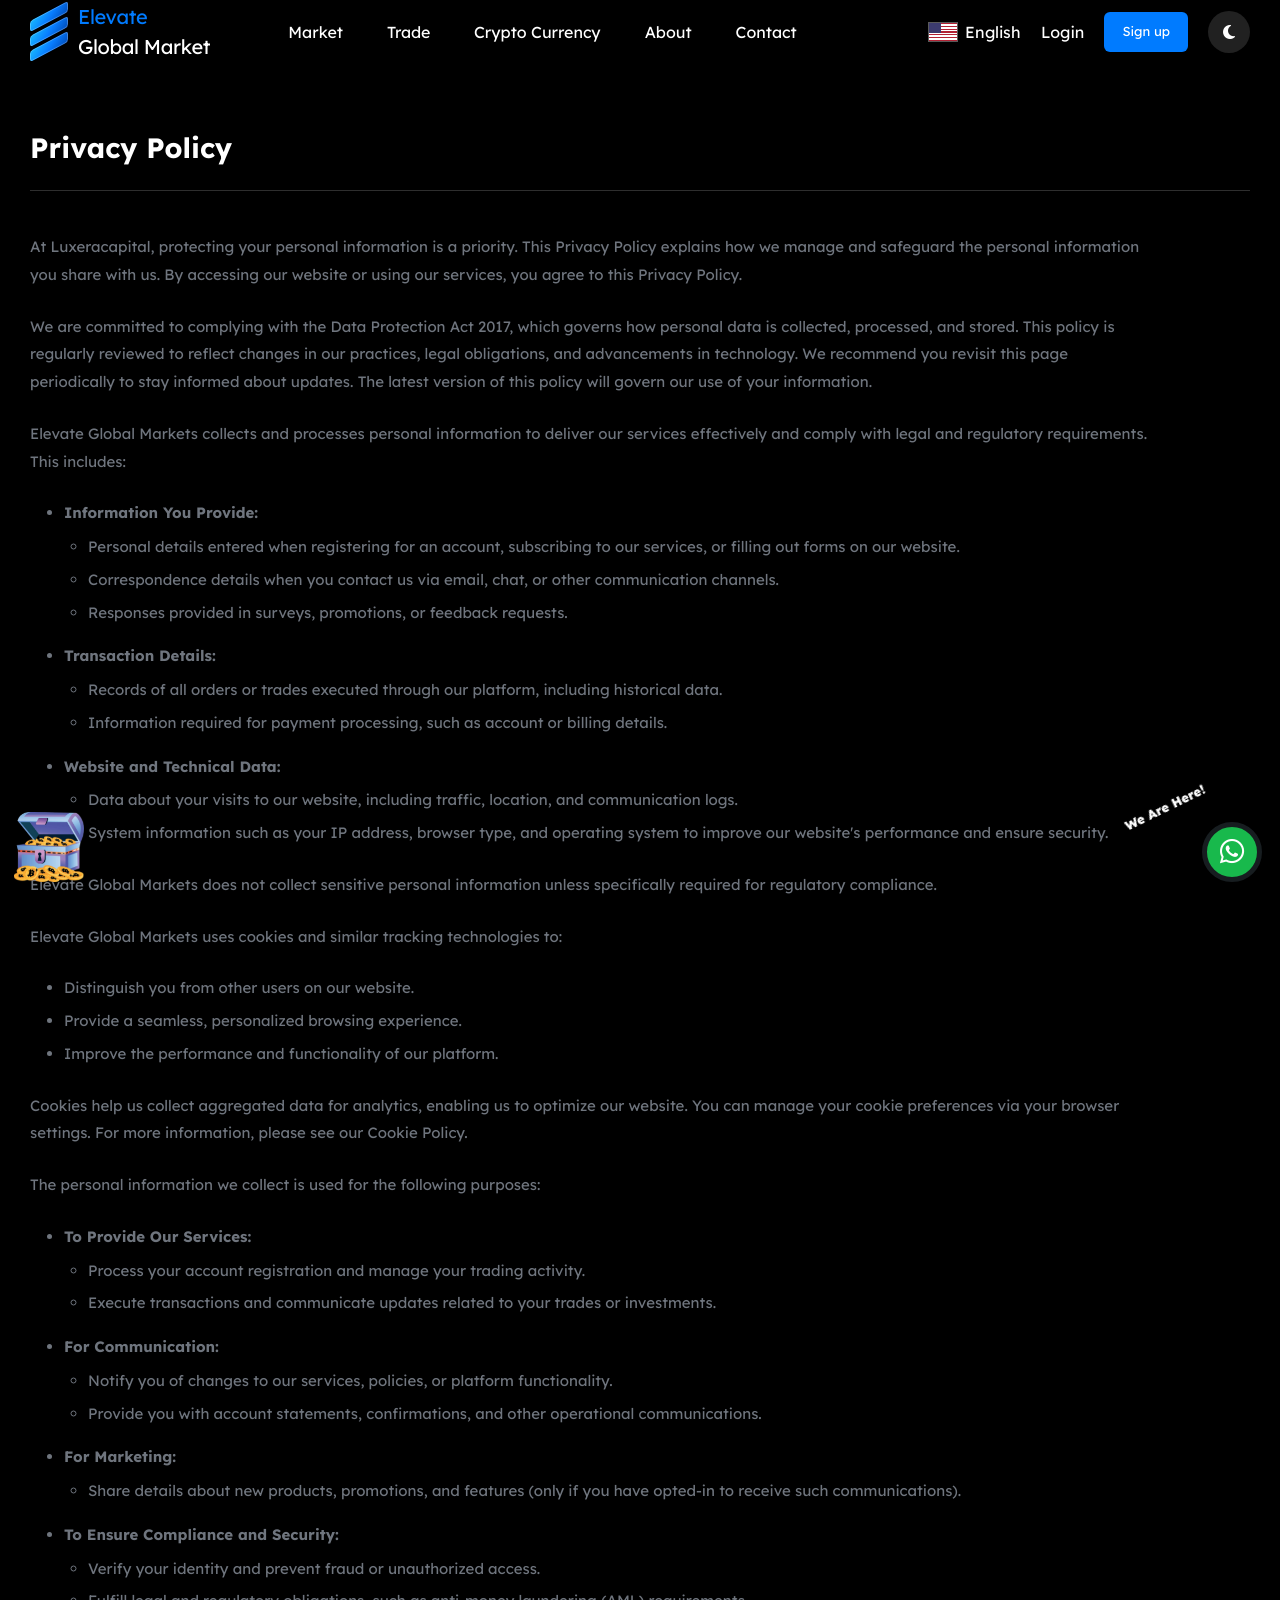
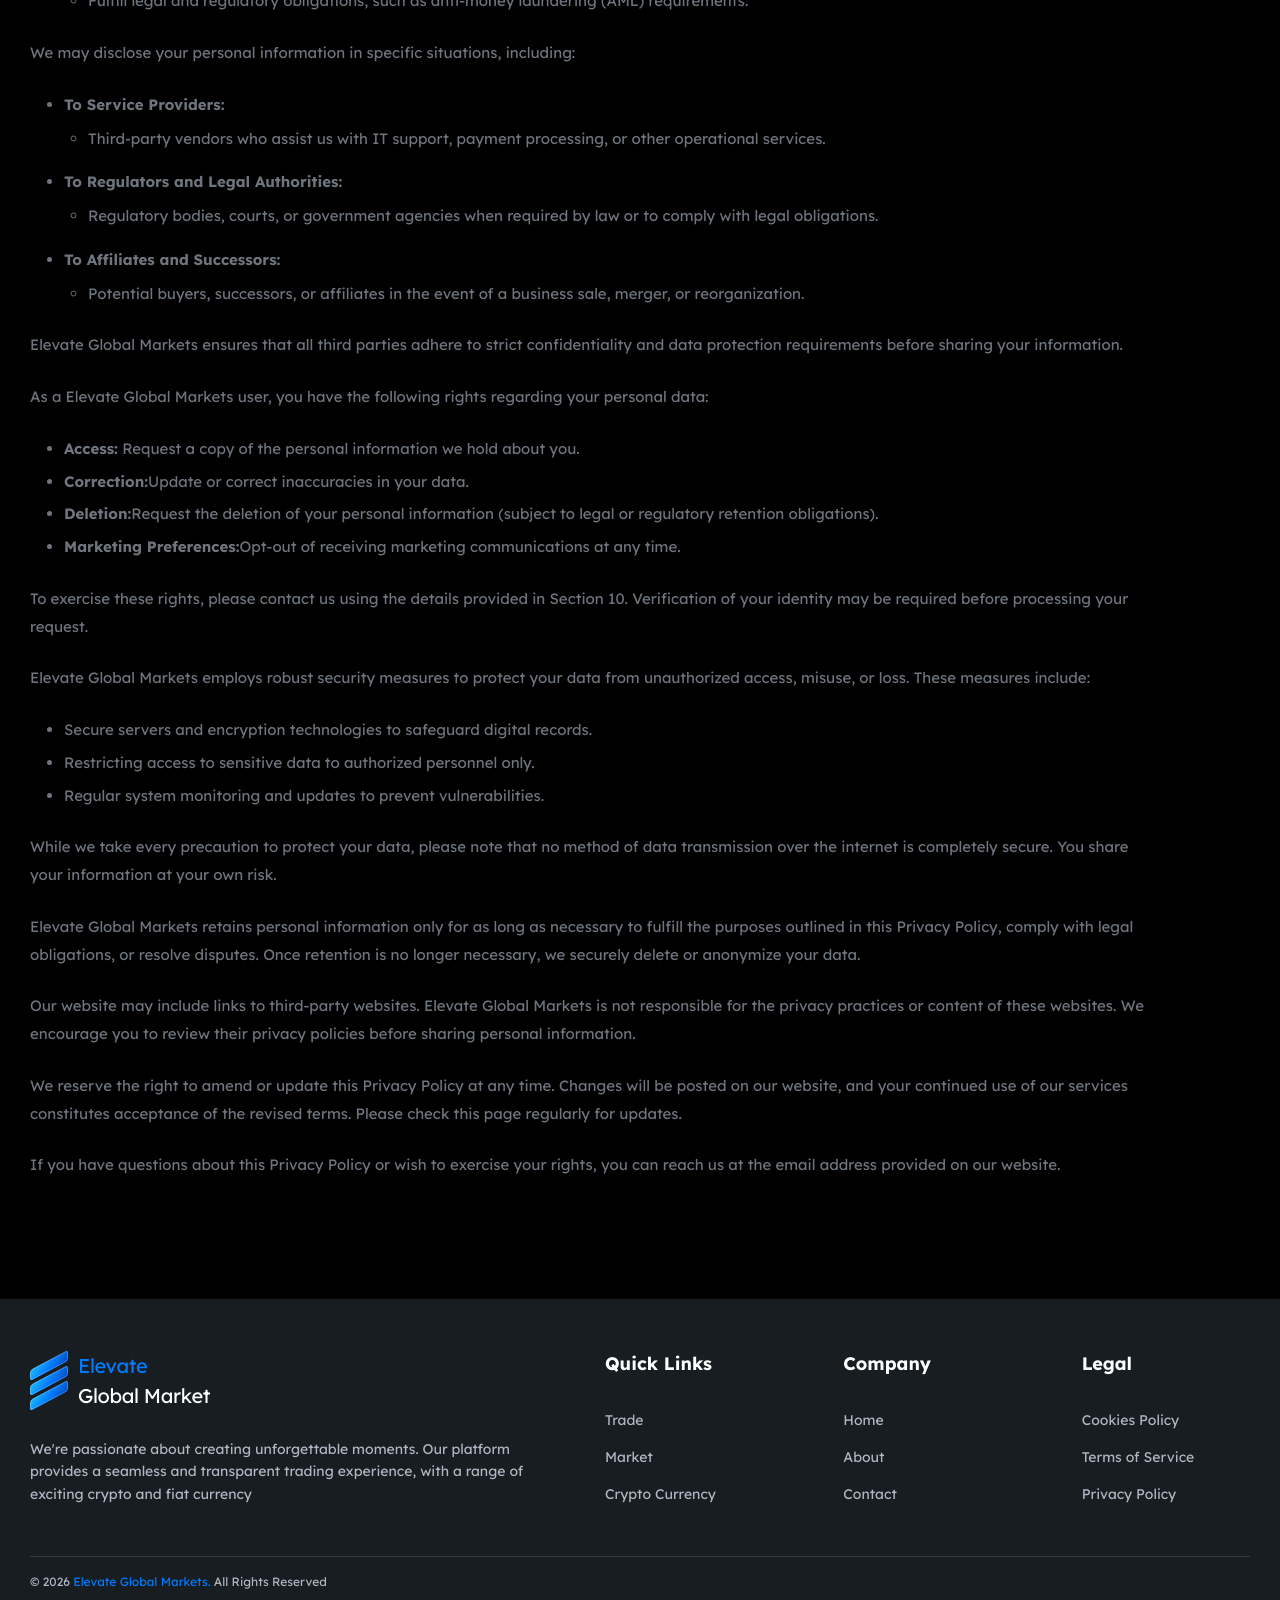
<file: privacy.html>
<!DOCTYPE html>
<html lang="en">
<head>
  <meta charset="UTF-8" />
  <meta name="viewport" content="width=device-width, initial-scale=1.0" />
  <meta name="description" content="Privacy Policy for Elevate Global Markets." />
  <title>Privacy Policy | Elevate Global Markets</title>
  <link rel="preconnect" href="https://fonts.googleapis.com" />
  <link rel="preconnect" href="https://fonts.gstatic.com" crossorigin />
  <link href="https://fonts.googleapis.com/css2?family=Lexend:wght@400;500;600;700;800;900&family=Outfit:wght@400;500;600;700;800;900&display=swap" rel="stylesheet" />
  <link rel="stylesheet" href="https://cdnjs.cloudflare.com/ajax/libs/font-awesome/6.5.2/css/all.min.css" />
  <link rel="stylesheet" href="privacy.css" />
</head>

<body>
  <header class="site-header">
    <div class="container nav-inner">
      <a href="index.html" class="brand" aria-label="Elevate Global Market home">
        <span class="brand-cube" aria-hidden="true"><span></span><span></span><span></span></span>
        <span class="brand-text"><b>Elevate</b><br />Global Market</span>
      </a>

      <nav class="main-nav" id="mainNav" aria-label="Primary navigation">
        <div class="mobile-menu-actions">
          <button class="mobile-language" type="button" aria-label="Current language">
            <span class="usa-flag" aria-hidden="true"><span class="flag-union"></span></span>
            <span>English</span>
          </button>
          <a href="login.html" class="mobile-login">Login</a>
          <a href="signup.html" class="mobile-signup">Sign up</a>
        </div>
        <a href="market.html">Market</a>
        <div class="trade-dropdown">
          <button class="trade-toggle" type="button" aria-expanded="false">Trade</button>
          <div class="trade-menu" hidden>
            <a href="#" class="trade-card trade-card-spot"><span><strong>SPOT</strong><small>Trade smartly with necessary Spot market tools.</small></span><i class="fa-solid fa-chart-column"></i></a>
            <a href="#" class="trade-card trade-card-p2p"><span><strong>P2P</strong><small>Buy &amp; sell crypto with your preferred payment methods.</small></span><i class="fa-solid fa-users-gear"></i></a>
            <a href="#" class="trade-card trade-card-binary"><span><strong>Binary</strong><small>Binary trading predicts asset price changes over time.</small></span><i class="fa-solid fa-chart-line"></i></a>
            <a href="#" class="trade-card trade-card-future"><span><strong>Future</strong><small>Futures trading is predicting if prices go up or down.</small></span><i class="fa-solid fa-scale-balanced"></i></a>
          </div>
        </div>
        <a href="cryptocurrency.html" class="mobile-crypto-link">Crypto Currency</a>
        <a href="about.html">About</a>
        <a href="contact.html">Contact</a></nav>

      <div class="nav-actions">
        <div class="language-dropdown">
          <button class="language-toggle" type="button" aria-expanded="false" aria-label="Select language">
            <span class="usa-flag" aria-hidden="true"><span class="flag-union"></span></span>
            <span>English</span>
          </button>
          <div class="language-menu" hidden>
            <button type="button"><span class="usa-flag" aria-hidden="true"><span class="flag-union"></span></span>English</button>
          </div>
        </div>
        <a href="login.html" class="login">Login</a>
        <a href="signup.html" class="signup-btn">Sign up</a>
        <button class="theme-toggle" id="themeToggle" type="button" aria-label="Toggle dark and light theme"><i class="fa-solid fa-moon"></i></button>
        <button class="menu-toggle" id="menuToggle" type="button" aria-label="Open menu"><span></span><span></span><span></span></button>
      </div>
    </div>
  </header>

  <main>
    <section class="privacy-section" aria-labelledby="privacy-title">
      <div class="container policy-container">
        <header class="policy-header">
          <h1 id="privacy-title">Privacy Policy</h1>
        </header>
        <article class="policy-content">

        <p>At Luxeracapital, protecting your personal information is a priority. This Privacy Policy explains how we manage and safeguard the personal information you share with us. By accessing our website or using our services, you agree to this Privacy Policy.</p>
        <p>We are committed to complying with the Data Protection Act 2017, which governs how personal data is collected, processed, and stored. This policy is regularly reviewed to reflect changes in our practices, legal obligations, and advancements in technology. We recommend you revisit this page periodically to stay informed about updates. The latest version of this policy will govern our use of your information.</p>

        <p>Elevate Global Markets collects and processes personal information to deliver our services effectively and comply with legal and regulatory requirements. This includes:</p>
        <ul>
          <li><strong>Information You Provide:</strong>
            <ul>
              <li>Personal details entered when registering for an account, subscribing to our services, or filling out forms on our website.</li>
              <li>Correspondence details when you contact us via email, chat, or other communication channels.</li>
              <li>Responses provided in surveys, promotions, or feedback requests.</li>
            </ul>
          </li>
          <li><strong>Transaction Details:</strong>
            <ul>
              <li>Records of all orders or trades executed through our platform, including historical data.</li>
              <li>Information required for payment processing, such as account or billing details.</li>
            </ul>
          </li>
          <li><strong>Website and Technical Data:</strong>
            <ul>
              <li>Data about your visits to our website, including traffic, location, and communication logs.</li>
              <li>System information such as your IP address, browser type, and operating system to improve our website's performance and ensure security.</li>
            </ul>
          </li>
        </ul>
        <p>Elevate Global Markets does not collect sensitive personal information unless specifically required for regulatory compliance.</p>

        <p>Elevate Global Markets uses cookies and similar tracking technologies to:</p>
        <ul>
          <li>Distinguish you from other users on our website.</li>
          <li>Provide a seamless, personalized browsing experience.</li>
          <li>Improve the performance and functionality of our platform.</li>
        </ul>
        <p>Cookies help us collect aggregated data for analytics, enabling us to optimize our website. You can manage your cookie preferences via your browser settings. For more information, please see our Cookie Policy.</p>

        <p>The personal information we collect is used for the following purposes:</p>
        <ul>
          <li><strong>To Provide Our Services:</strong>
            <ul>
              <li>Process your account registration and manage your trading activity.</li>
              <li>Execute transactions and communicate updates related to your trades or investments.</li>
            </ul>
          </li>
          <li><strong>For Communication:</strong>
            <ul>
              <li>Notify you of changes to our services, policies, or platform functionality.</li>
              <li>Provide you with account statements, confirmations, and other operational communications.</li>
            </ul>
          </li>
          <li><strong>For Marketing:</strong>
            <ul>
              <li>Share details about new products, promotions, and features (only if you have opted-in to receive such communications).</li>
            </ul>
          </li>
          <li><strong>To Ensure Compliance and Security:</strong>
            <ul>
              <li>Verify your identity and prevent fraud or unauthorized access.</li>
              <li>Fulfill legal and regulatory obligations, such as anti-money laundering (AML) requirements.</li>
            </ul>
          </li>
        </ul>

        <p>We may disclose your personal information in specific situations, including:</p>
        <ul>
          <li><strong>To Service Providers:</strong>
            <ul>
              <li>Third-party vendors who assist us with IT support, payment processing, or other operational services.</li>
            </ul>
          </li>
          <li><strong>To Regulators and Legal Authorities:</strong>
            <ul>
              <li>Regulatory bodies, courts, or government agencies when required by law or to comply with legal obligations.</li>
            </ul>
          </li>
          <li><strong>To Affiliates and Successors:</strong>
            <ul>
              <li>Potential buyers, successors, or affiliates in the event of a business sale, merger, or reorganization.</li>
            </ul>
          </li>
        </ul>
        <p>Elevate Global Markets ensures that all third parties adhere to strict confidentiality and data protection requirements before sharing your information.</p>

        <p>As a Elevate Global Markets user, you have the following rights regarding your personal data:</p>
        <ul>
          <li><strong>Access:</strong> Request a copy of the personal information we hold about you.</li>
          <li><strong>Correction:</strong>Update or correct inaccuracies in your data.</li>
          <li><strong>Deletion:</strong>Request the deletion of your personal information (subject to legal or regulatory retention obligations).</li>
          <li><strong>Marketing Preferences:</strong>Opt-out of receiving marketing communications at any time.</li>
        </ul>
        <p>To exercise these rights, please contact us using the details provided in Section 10. Verification of your identity may be required before processing your request.</p>

        <p>Elevate Global Markets employs robust security measures to protect your data from unauthorized access, misuse, or loss. These measures include:</p>
        <ul>
          <li>Secure servers and encryption technologies to safeguard digital records.</li>
          <li>Restricting access to sensitive data to authorized personnel only.</li>
          <li>Regular system monitoring and updates to prevent vulnerabilities.</li>
        </ul>
        <p>While we take every precaution to protect your data, please note that no method of data transmission over the internet is completely secure. You share your information at your own risk.</p>

        <p>Elevate Global Markets retains personal information only for as long as necessary to fulfill the purposes outlined in this Privacy Policy, comply with legal obligations, or resolve disputes. Once retention is no longer necessary, we securely delete or anonymize your data.</p>

        <p>Our website may include links to third-party websites. Elevate Global Markets is not responsible for the privacy practices or content of these websites. We encourage you to review their privacy policies before sharing personal information.</p>

        <p>We reserve the right to amend or update this Privacy Policy at any time. Changes will be posted on our website, and your continued use of our services constitutes acceptance of the revised terms. Please check this page regularly for updates.</p>

        <p>If you have questions about this Privacy Policy or wish to exercise your rights, you can reach us at the email address provided on our website.</p>

        </article>
      </div>
    </section>
  </main>

  <footer class="site-footer">
    <div class="container footer-inner">
      <section class="footer-about">
        <a href="index.html" class="brand footer-brand">
          <span class="brand-cube" aria-hidden="true"><span></span><span></span><span></span></span>
          <span class="brand-text"><b>Elevate</b><br />Global Market</span>
        </a>
        <p>We're passionate about creating unforgettable moments. Our platform provides a seamless and transparent trading experience, with a range of exciting crypto and fiat currency</p>
      </section>

      <nav class="footer-links" aria-label="Quick links">
        <h2>Quick Links</h2>
        <a href="index.html#trade">Trade</a>
        <a href="market.html">Market</a>
        <a href="cryptocurrency.html" class="mobile-crypto-link">Crypto Currency</a>
      </nav>

      <nav class="footer-links" aria-label="Company">
        <h2>Company</h2>
        <a href="index.html">Home</a>
        <a href="about.html">About</a>
        <a href="contact.html">Contact</a>
      </nav>

      <nav class="footer-links" aria-label="Legal">
        <h2>Legal</h2>
        <a href="cookies.html">Cookies Policy</a>
        <a href="terms.html">Terms of Service</a>
        <a href="privacy.html">Privacy Policy</a>
      </nav>
    </div>
    <div class="container footer-bottom">
      <p>© 2026 <a href="#">Elevate Global Markets.</a> All Rights Reserved</p>
    </div>
  </footer>

  <button class="treasure-button" id="treasureButton" type="button" aria-label="Open bonus reward"><img src="assets/treasure.png" alt="Treasure bonus" /></button>

  <div class="bonus-modal" id="bonusModal" role="dialog" aria-modal="true" aria-labelledby="bonusTitle" hidden>
    <article class="bonus-panel">
      <header>
        <h2 id="bonusTitle">🎁 Bonus</h2>
        <button id="closeBonus" type="button" aria-label="Close bonus popup">×</button>
      </header>

      <div class="bonus-content">
        <p><strong>Here is your gift! Enjoy!</strong></p>
        <p>Deposit now and get free funds!!</p>

        <p>🎁 Elevate Global Markets platform new user bonus and Cashback!</p>
        <p>200 USDT → Get 5 USDT</p>
        <p>500 USDT → Get 15 USDT</p>
        <p>1000 USDT → Get 40 USDT</p>
        <p>2000 USDT → Get 100 USDT</p>

        <p>🎁 Elevate Global Markets platform VIPs enjoy experience bonus!</p>
        <p><strong>Membership card (minimum single recharge of 3000 USDT):</strong></p>
        <p>3000 USDT → Get 500 USDT</p>
        <p>5000 USDT → Get 1000 USDT</p>
        <p>10000 USDT → Get 2500 USDT</p>

        <p><strong>VIP card (accumulative recharge above 20,000 USDT):</strong></p>
        <p>20,000 USDT → Get 3000 USDT</p>
        <p>50,000 USDT → Get 10,000 USDT</p>
        <p>100,000 USDT → Get 25,000 USDT</p>

        <p><strong>VIP card (accumulative recharge above 150,000 USDT):</strong></p>
        <p>150,000 USDT → Get 35,000 USDT</p>
        <p>200,000 USDT → Get 50,000 USDT</p>
      </div>
    </article>
  </div>
  <a href="#" class="back-to-top" id="backToTop" aria-label="Back to top"><i class="fa-solid fa-arrow-up"></i></a>
  <a href="contact.html" class="whatsapp" aria-label="Chat support"><i class="fa-brands fa-whatsapp"></i></a>

  <script src="privacy.js"></script>
<script>
(function () {
  function setupMobileTradeDropdown() {
    document.querySelectorAll('.trade-dropdown').forEach(function (dropdown) {
      var toggle = dropdown.querySelector('.trade-toggle');
      var menu = dropdown.querySelector('.trade-menu');
      if (!toggle || !menu || dropdown.dataset.mobileReady === 'true') return;

      dropdown.dataset.mobileReady = 'true';

      function isMobile() {
        return window.innerWidth <= 900;
      }

      function openMenu() {
        dropdown.classList.add('open');
        toggle.setAttribute('aria-expanded', 'true');
        menu.hidden = false;
      }

      function closeMenu() {
        dropdown.classList.remove('open');
        toggle.setAttribute('aria-expanded', 'false');
        menu.hidden = true;
      }

      toggle.addEventListener('click', function (event) {
        if (!isMobile()) return;
        event.preventDefault();
        event.stopImmediatePropagation();

        if (dropdown.classList.contains('open')) {
          closeMenu();
        } else {
          openMenu();
        }
      }, true);

      dropdown.querySelectorAll('.trade-card').forEach(function (card) {
        card.addEventListener('click', function () {
          if (isMobile()) closeMenu();
        });
      });

      window.addEventListener('resize', function () {
        if (!isMobile()) closeMenu();
      });
    });
  }

  if (document.readyState === 'loading') {
    document.addEventListener('DOMContentLoaded', setupMobileTradeDropdown);
  } else {
    setupMobileTradeDropdown();
  }
})();
</script>
<script>
(function () {
  document.querySelectorAll('a.mobile-crypto-link[href="cryptocurrency.html"]').forEach(function (link) {
    if (link.dataset.cryptoReady === 'true') return;
    link.dataset.cryptoReady = 'true';

    link.addEventListener('click', function (event) {
      if (window.innerWidth <= 900) {
        event.preventDefault();
        event.stopPropagation();
        window.location.href = 'cryptocurrency.html';
      }
    }, true);
  });
})();
</script>
</body>
</html>
</file>
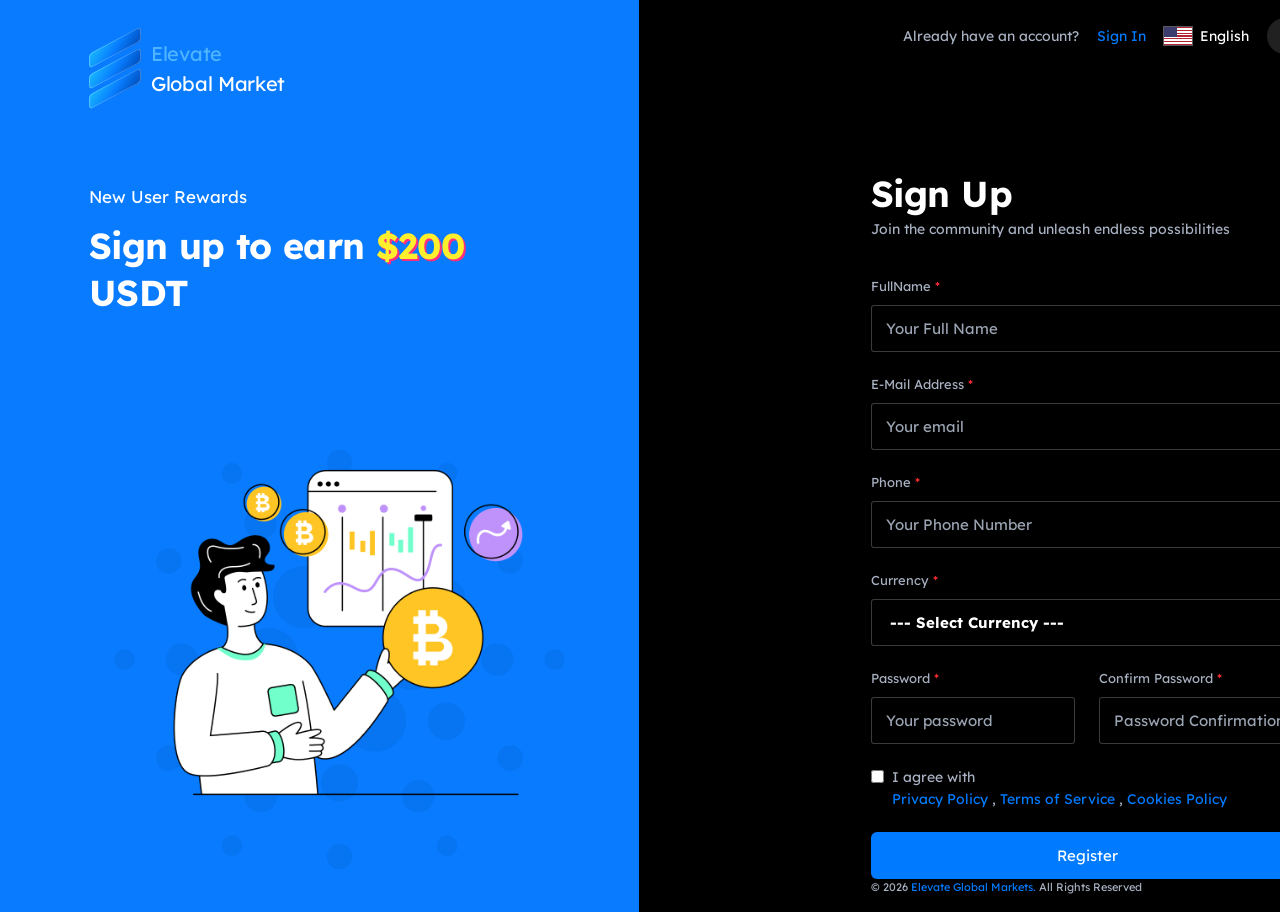
<file: signup.html>
<!DOCTYPE html>
<html lang="en">
<head>
  <meta charset="UTF-8" />
  <meta name="viewport" content="width=device-width, initial-scale=1.0" />
  <title>Sign Up | Elevate Global Markets</title>
  <link rel="preconnect" href="https://fonts.googleapis.com" />
  <link rel="preconnect" href="https://fonts.gstatic.com" crossorigin />
  <link href="https://fonts.googleapis.com/css2?family=Lexend:wght@400;500;600;700;800;900&family=Outfit:wght@400;500;600;700;800;900&display=swap" rel="stylesheet" />
  <link rel="stylesheet" href="https://cdnjs.cloudflare.com/ajax/libs/font-awesome/6.5.2/css/all.min.css" />
  <link rel="stylesheet" href="signup.css" />
</head>
<body>
  <main class="signup-page">
    <section class="signup-visual" aria-label="New user rewards">
      <a href="index.html" class="brand" aria-label="Back to homepage">
        <span class="brand-mark" aria-hidden="true"><span></span><span></span><span></span></span>
        <span class="brand-copy"><strong>Elevate</strong><span>Global Market</span></span>
      </a>
      <section class="reward-copy" aria-labelledby="reward-title">
        <p>New User Rewards</p>
        <h1 id="reward-title">Sign up to earn <span>$200</span><br />USDT</h1>
      </section>
      <img class="signup-illustration" src="assets/signup-illustration.png" alt="Crypto rewards illustration" />
    </section>

    <section class="signup-panel" aria-labelledby="signup-title">
      <header class="signup-topbar">
        <span>Already have an account?</span>
        <a href="login.html" class="signin-link">Sign In</a>
        <div class="language-dropdown">
          <button class="language-toggle" type="button" aria-expanded="false" aria-label="Select language">
            <span class="usa-flag" aria-hidden="true"><span class="flag-union"></span></span>
            <span>English</span>
          </button>
          <div class="language-menu" hidden>
            <button type="button"><span class="usa-flag" aria-hidden="true"><span class="flag-union"></span></span>English</button>
          </div>
        </div>
        <button class="theme-toggle" id="themeToggle" type="button" aria-label="Toggle light or dark mode">
          <i class="fa-solid fa-moon"></i>
        </button>
      </header>

      <section class="form-card">
        <h2 id="signup-title">Sign Up</h2>
        <p>Join the community and unleash endless possibilities</p>
        <form class="signup-form" id="signupForm">
          <label><span>FullName <em>*</em></span><input type="text" name="fullname" placeholder="Your Full Name" required /></label>
          <label><span>E-Mail Address <em>*</em></span><input type="email" name="email" placeholder="Your email" required /></label>
          <label><span>Phone <em>*</em></span><input type="tel" name="phone" placeholder="Your Phone Number" required /></label>
          <label><span>Currency <em>*</em></span><select name="currency" required><option value="">--- Select Currency ---</option><option value="USD">USD($)</option><option value="GBP">GBP(£)</option><option value="EUR">EUR(€)</option></select></label>
          <div class="password-grid">
            <label><span>Password <em>*</em></span><input id="passwordInput" type="password" name="password" placeholder="Your password" required /></label>
            <label><span>Confirm Password <em>*</em></span><input id="confirmPasswordInput" type="password" name="confirmPassword" placeholder="Password Confirmation" required /></label>
          </div>
          <label class="agree-row"><input type="checkbox" required /><span>I agree with<br /><a href="privacy.html">Privacy Policy</a> , <a href="terms.html">Terms of Service</a> , <a href="cookies.html">Cookies Policy</a></span></label>
          <button class="register-submit" type="submit">Register</button>
        </form>
      </section>

      <footer class="signup-footer">
        <p>© 2026 <a href="#">Elevate Global Markets.</a> All Rights Reserved</p>
      </footer>
    </section>
  </main>
  <script src="signup.js"></script>
<script>
(function () {
  function setupMobileTradeDropdown() {
    document.querySelectorAll('.trade-dropdown').forEach(function (dropdown) {
      var toggle = dropdown.querySelector('.trade-toggle');
      var menu = dropdown.querySelector('.trade-menu');
      if (!toggle || !menu || dropdown.dataset.mobileReady === 'true') return;

      dropdown.dataset.mobileReady = 'true';

      function isMobile() {
        return window.innerWidth <= 900;
      }

      function openMenu() {
        dropdown.classList.add('open');
        toggle.setAttribute('aria-expanded', 'true');
        menu.hidden = false;
      }

      function closeMenu() {
        dropdown.classList.remove('open');
        toggle.setAttribute('aria-expanded', 'false');
        menu.hidden = true;
      }

      toggle.addEventListener('click', function (event) {
        if (!isMobile()) return;
        event.preventDefault();
        event.stopImmediatePropagation();

        if (dropdown.classList.contains('open')) {
          closeMenu();
        } else {
          openMenu();
        }
      }, true);

      dropdown.querySelectorAll('.trade-card').forEach(function (card) {
        card.addEventListener('click', function () {
          if (isMobile()) closeMenu();
        });
      });

      window.addEventListener('resize', function () {
        if (!isMobile()) closeMenu();
      });
    });
  }

  if (document.readyState === 'loading') {
    document.addEventListener('DOMContentLoaded', setupMobileTradeDropdown);
  } else {
    setupMobileTradeDropdown();
  }
})();
</script>
<script>
(function () {
  document.querySelectorAll('a.mobile-crypto-link[href="cryptocurrency.html"]').forEach(function (link) {
    if (link.dataset.cryptoReady === 'true') return;
    link.dataset.cryptoReady = 'true';

    link.addEventListener('click', function (event) {
      if (window.innerWidth <= 900) {
        event.preventDefault();
        event.stopPropagation();
        window.location.href = 'cryptocurrency.html';
      }
    }, true);
  });
})();
</script>
</body>
</html>
</file>
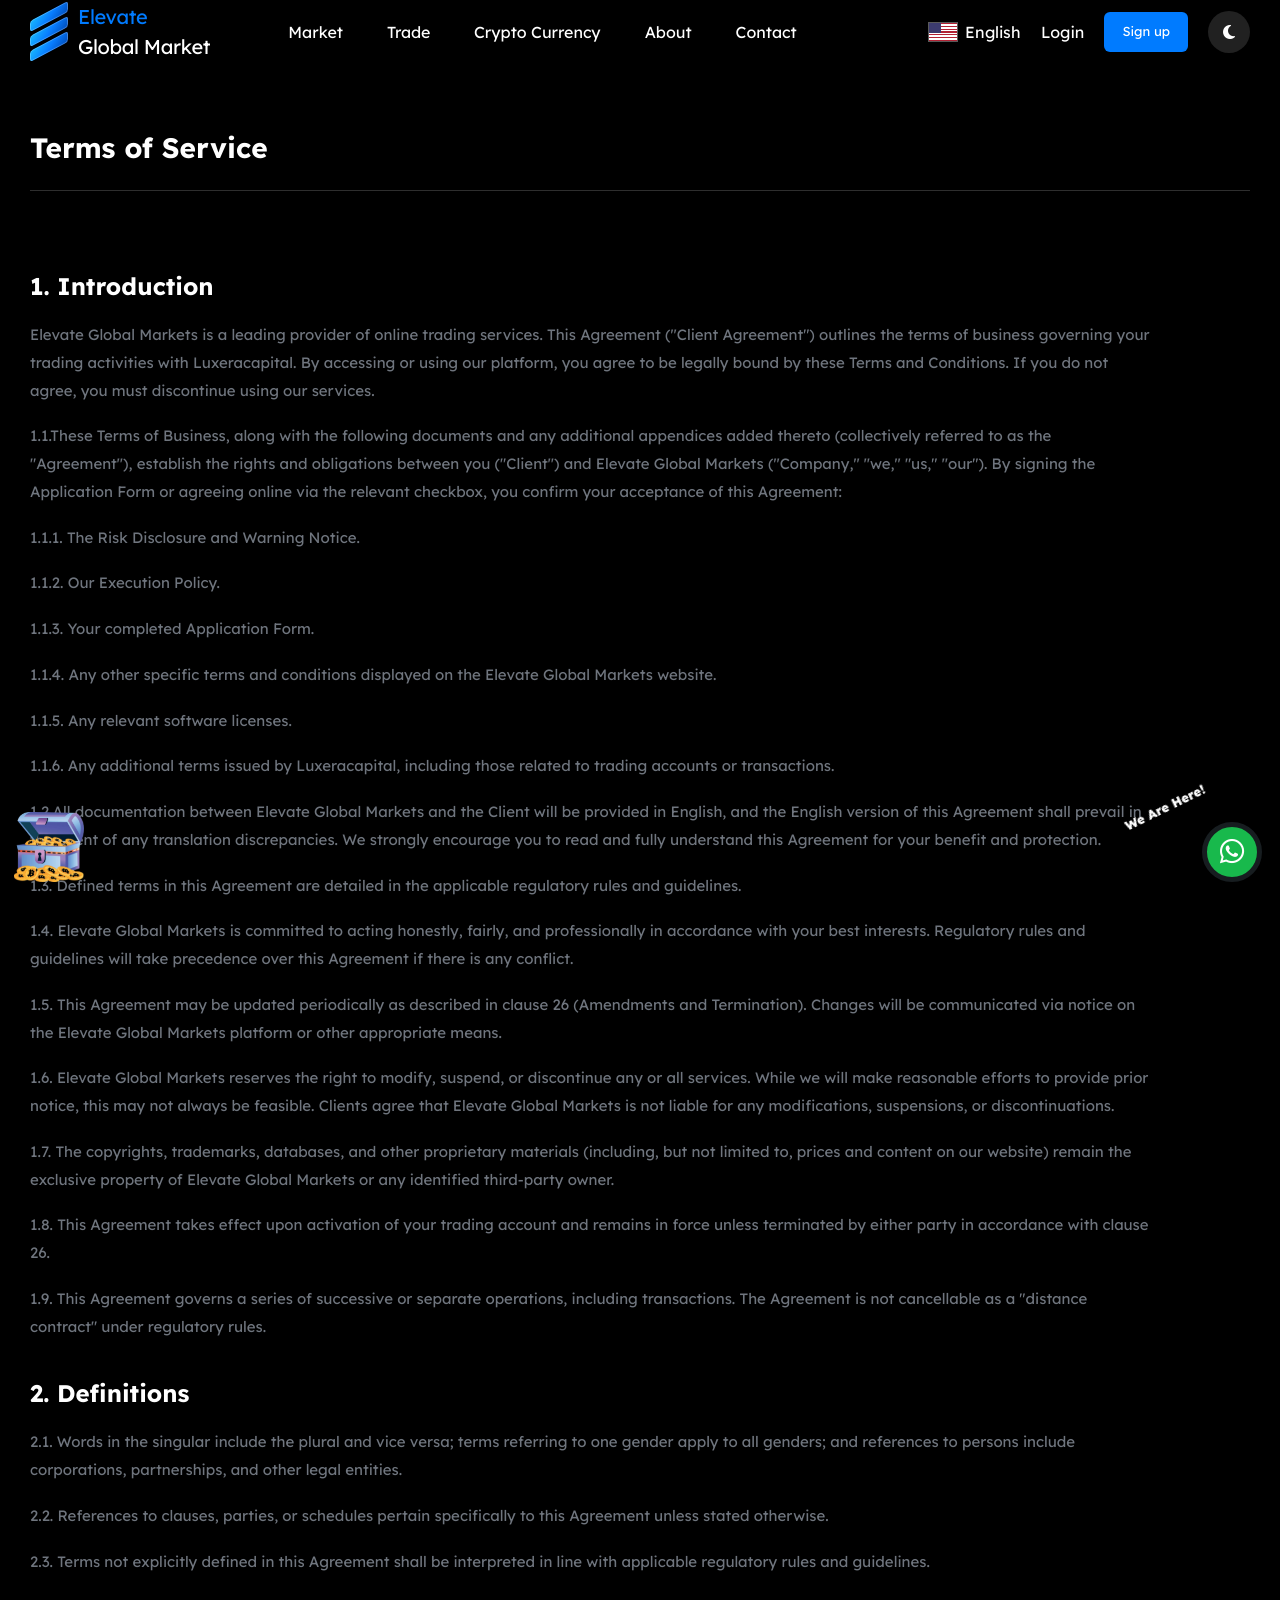
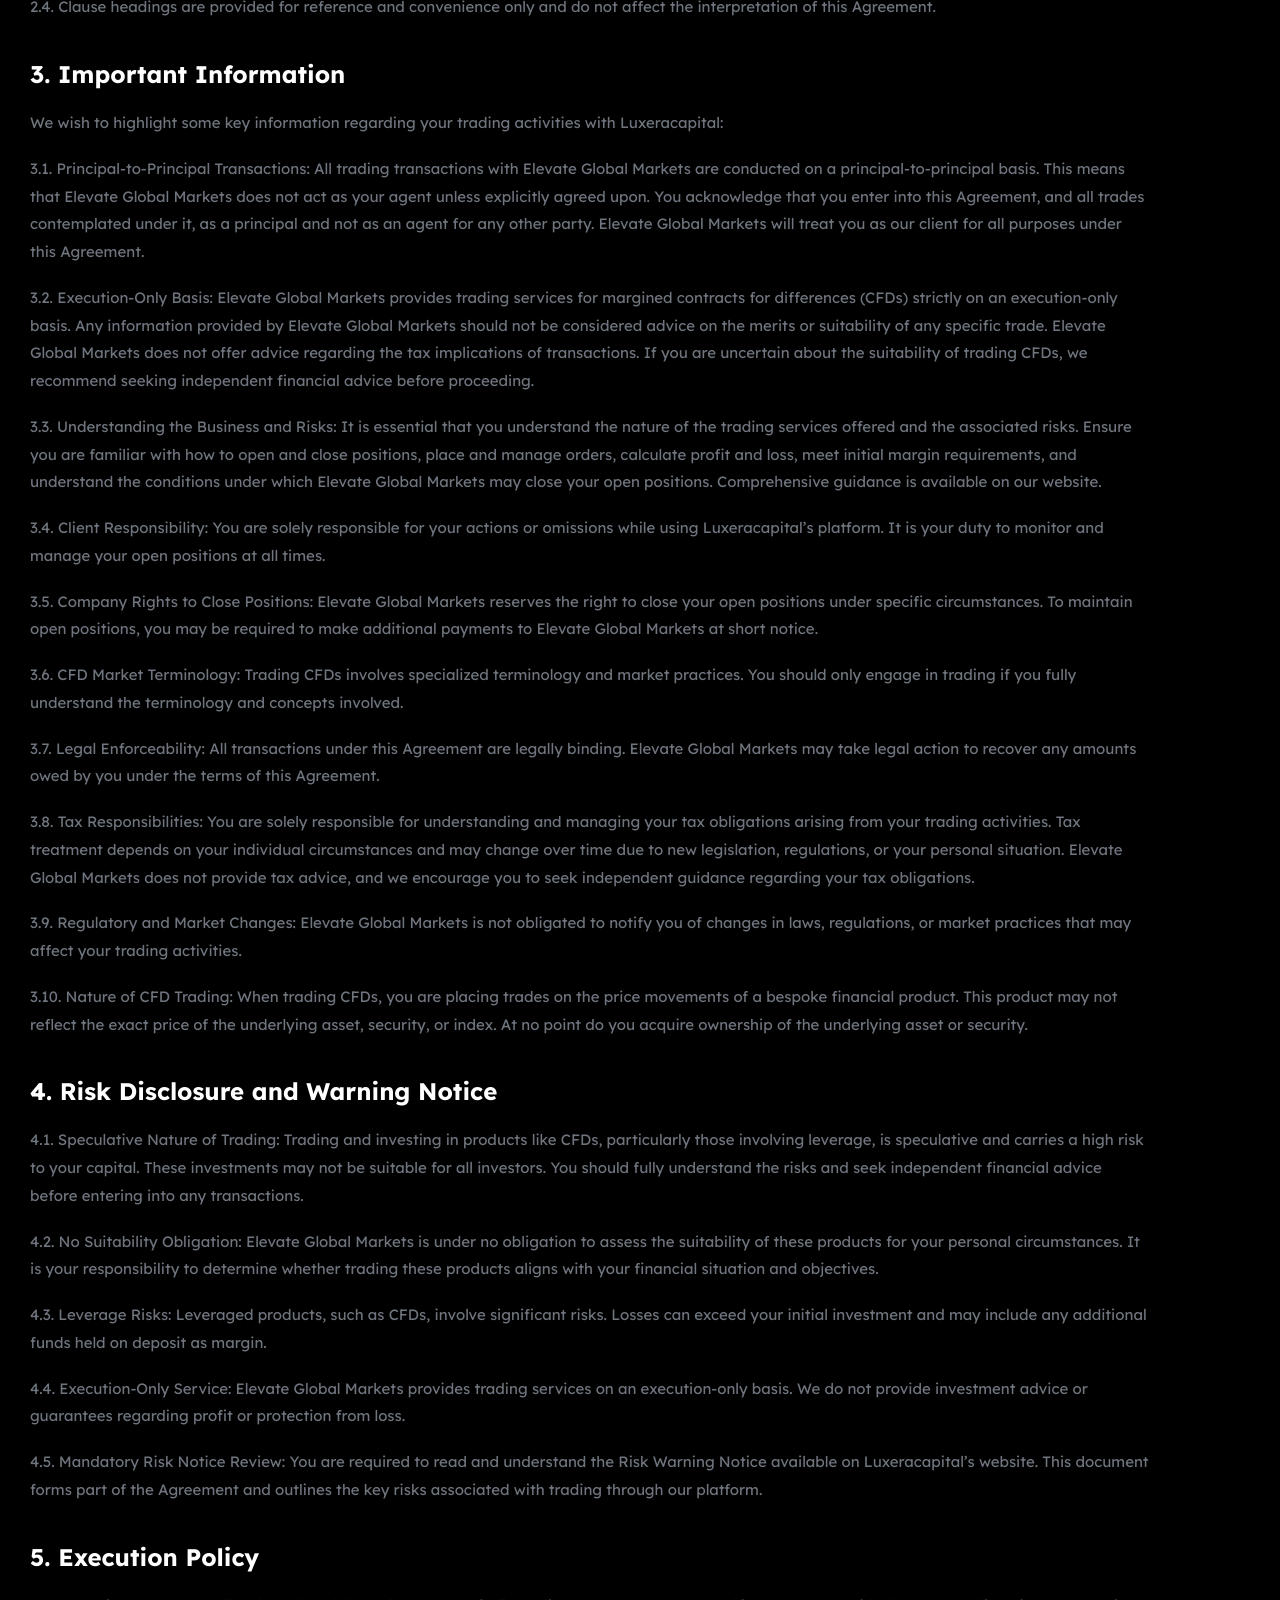
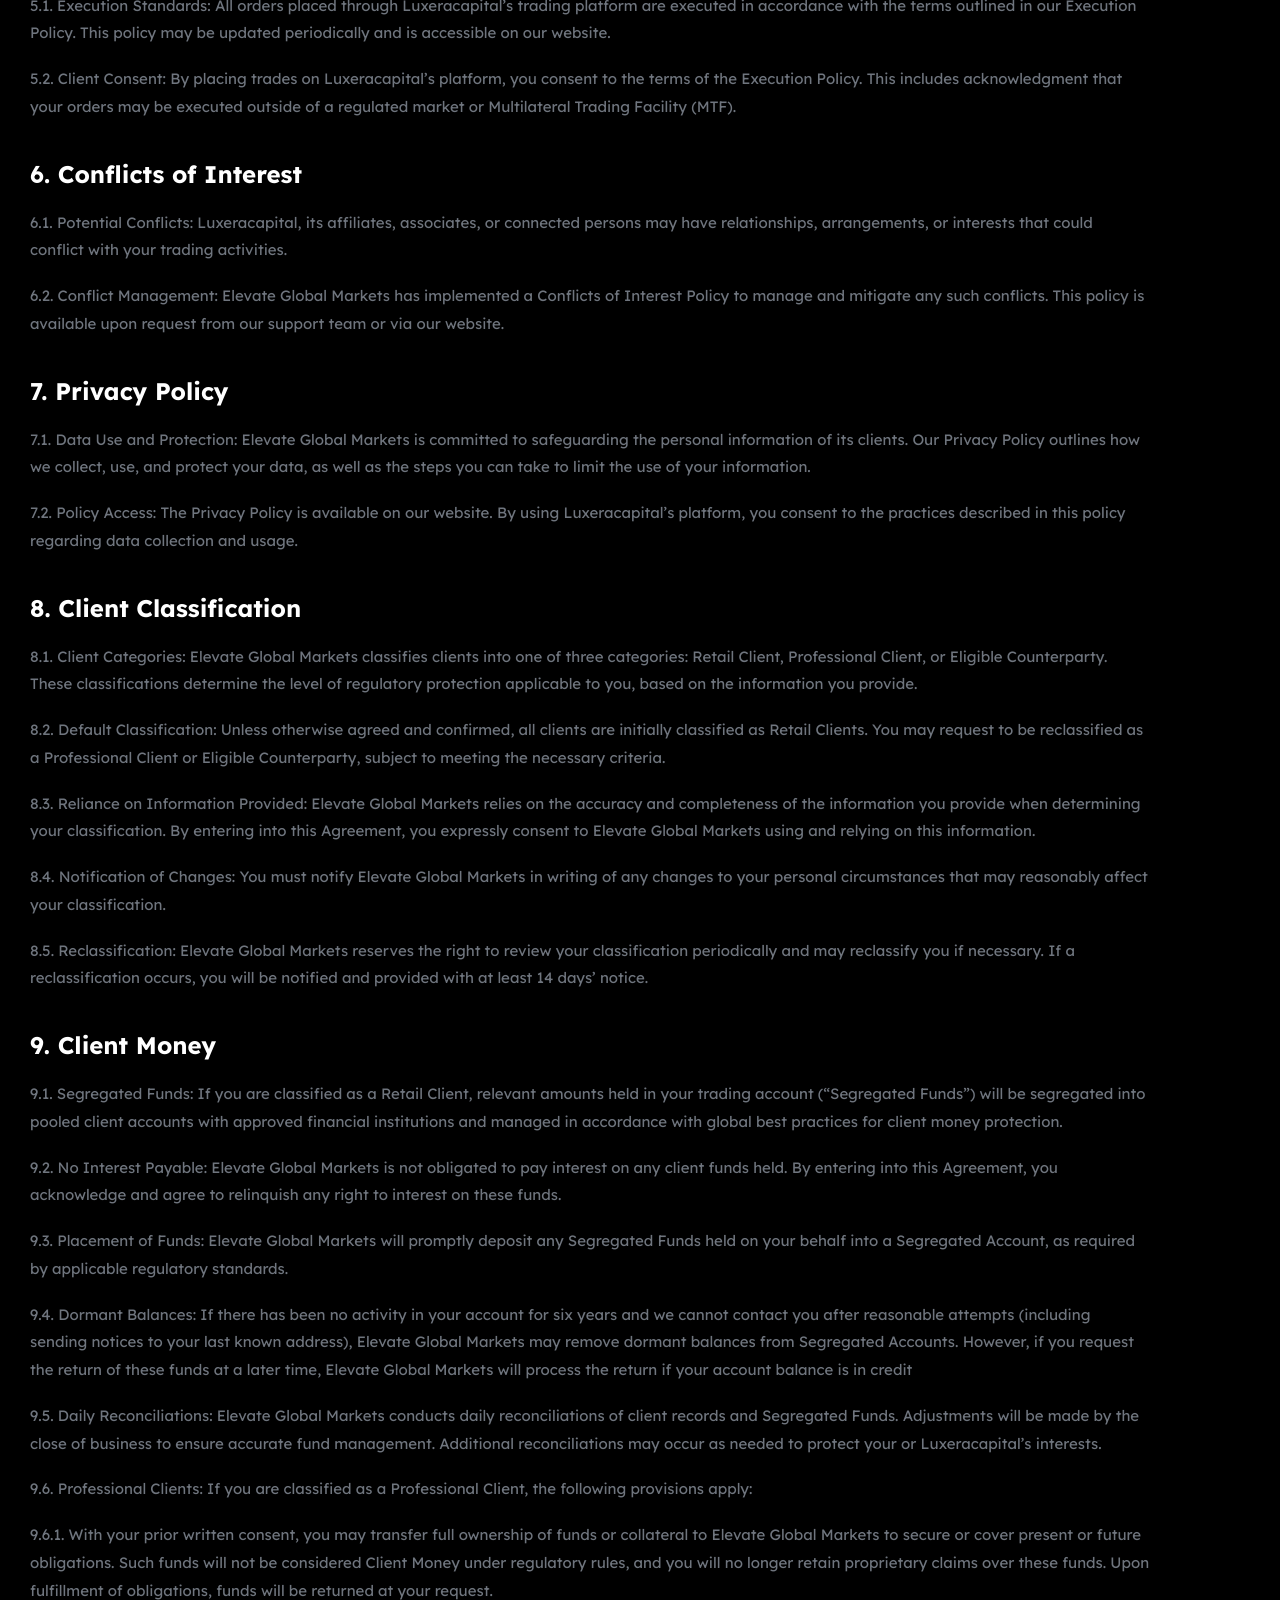
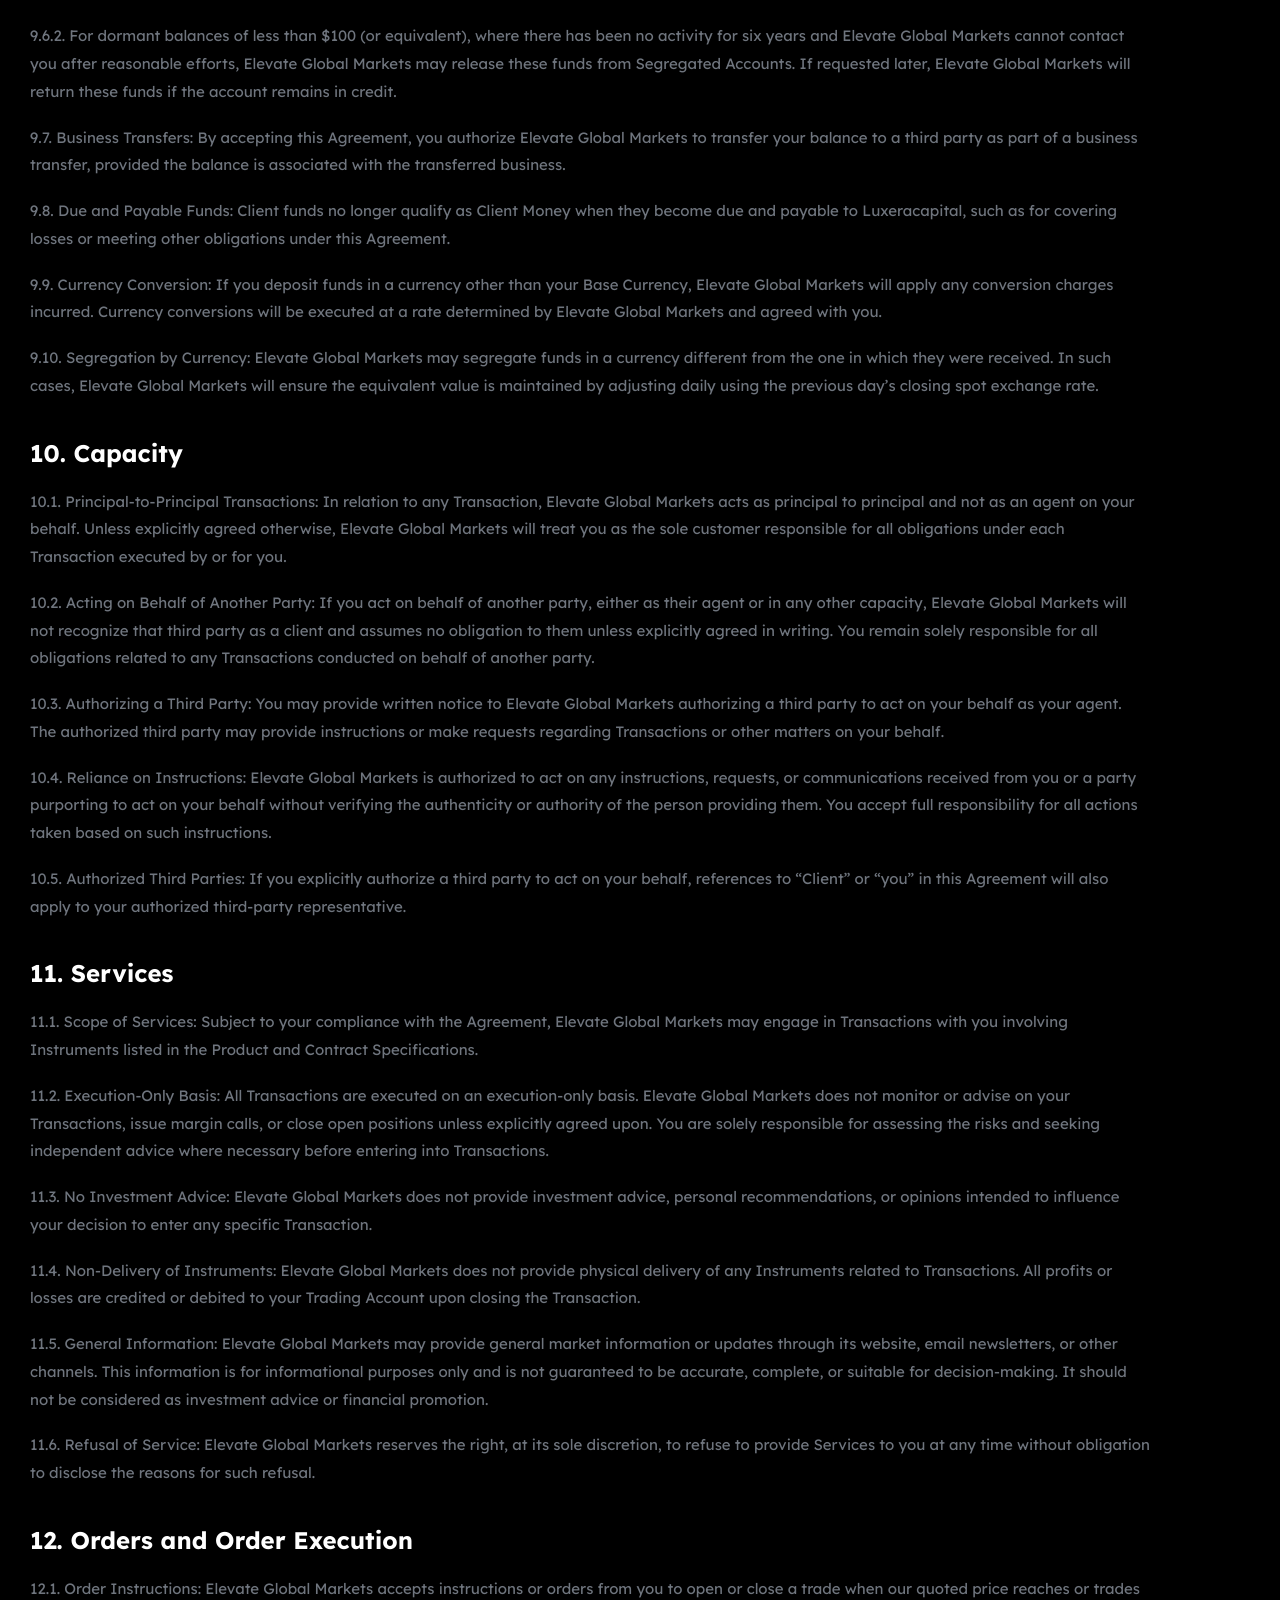
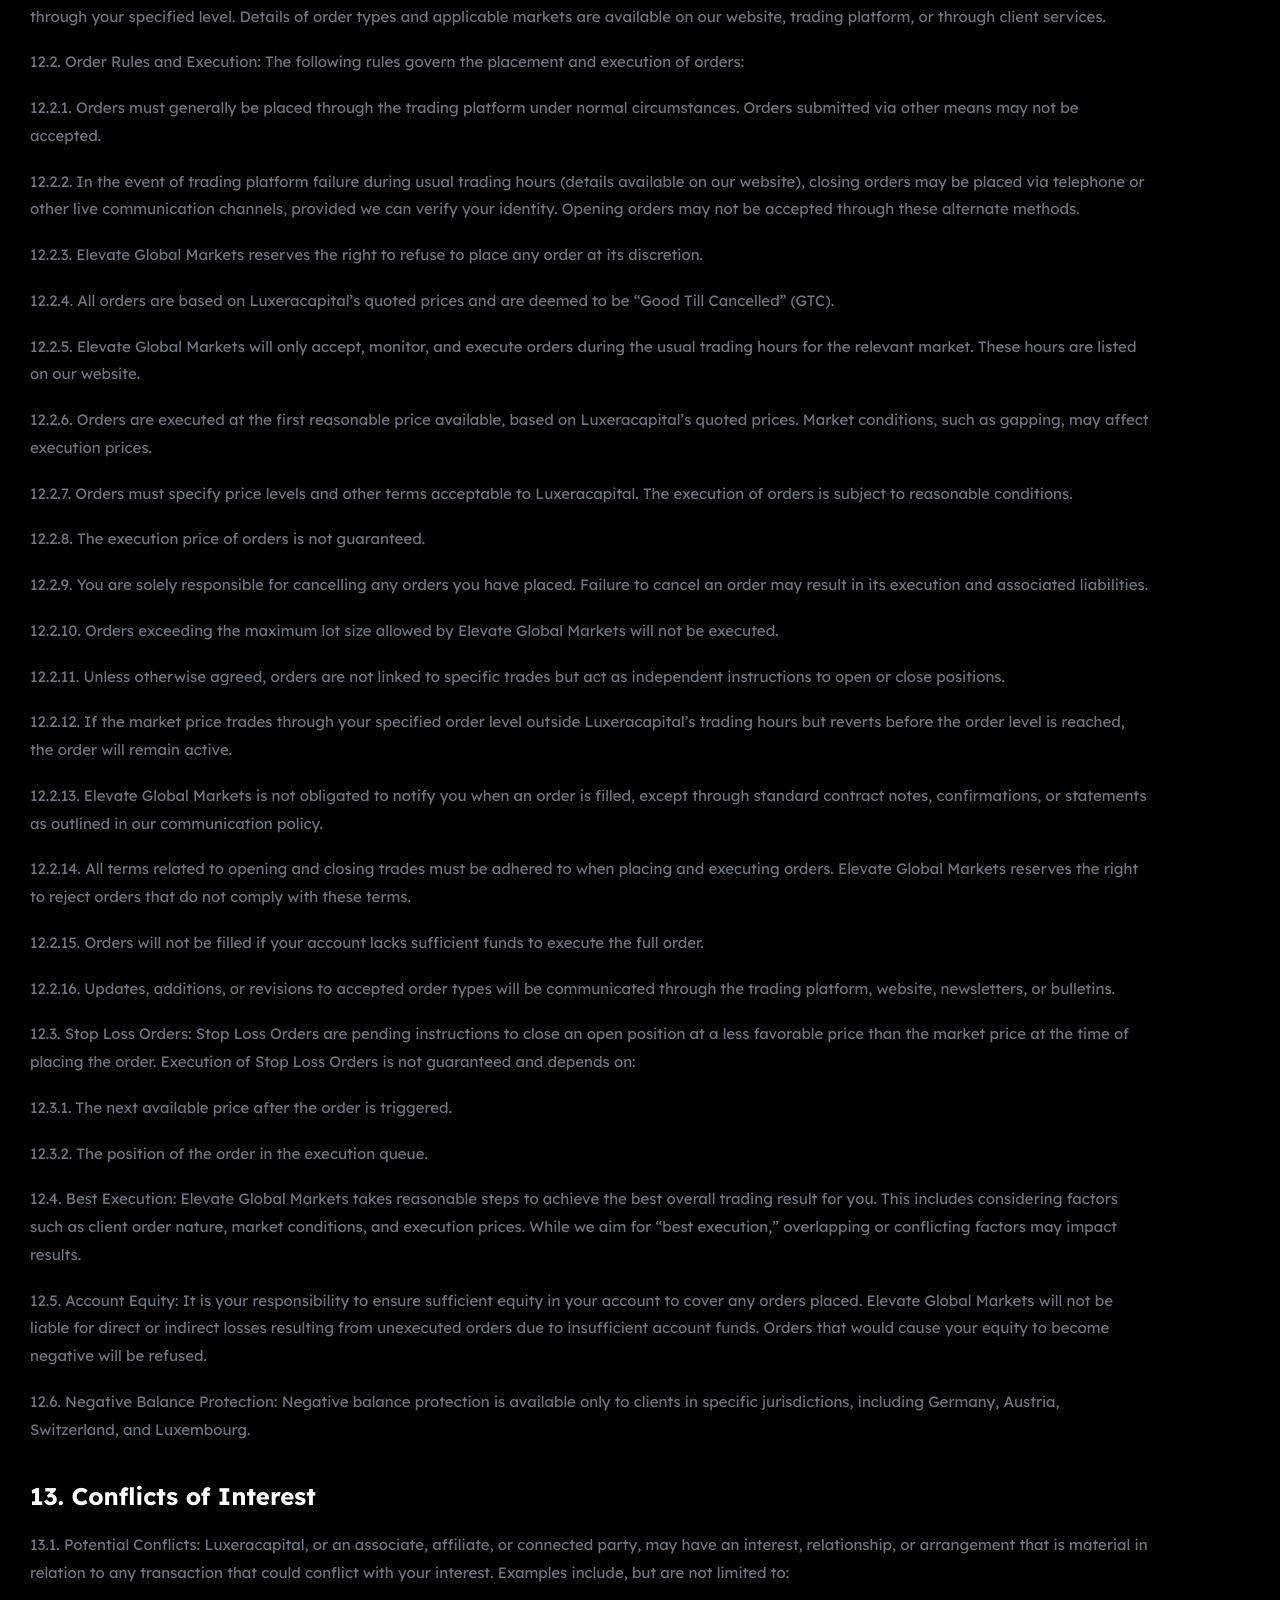
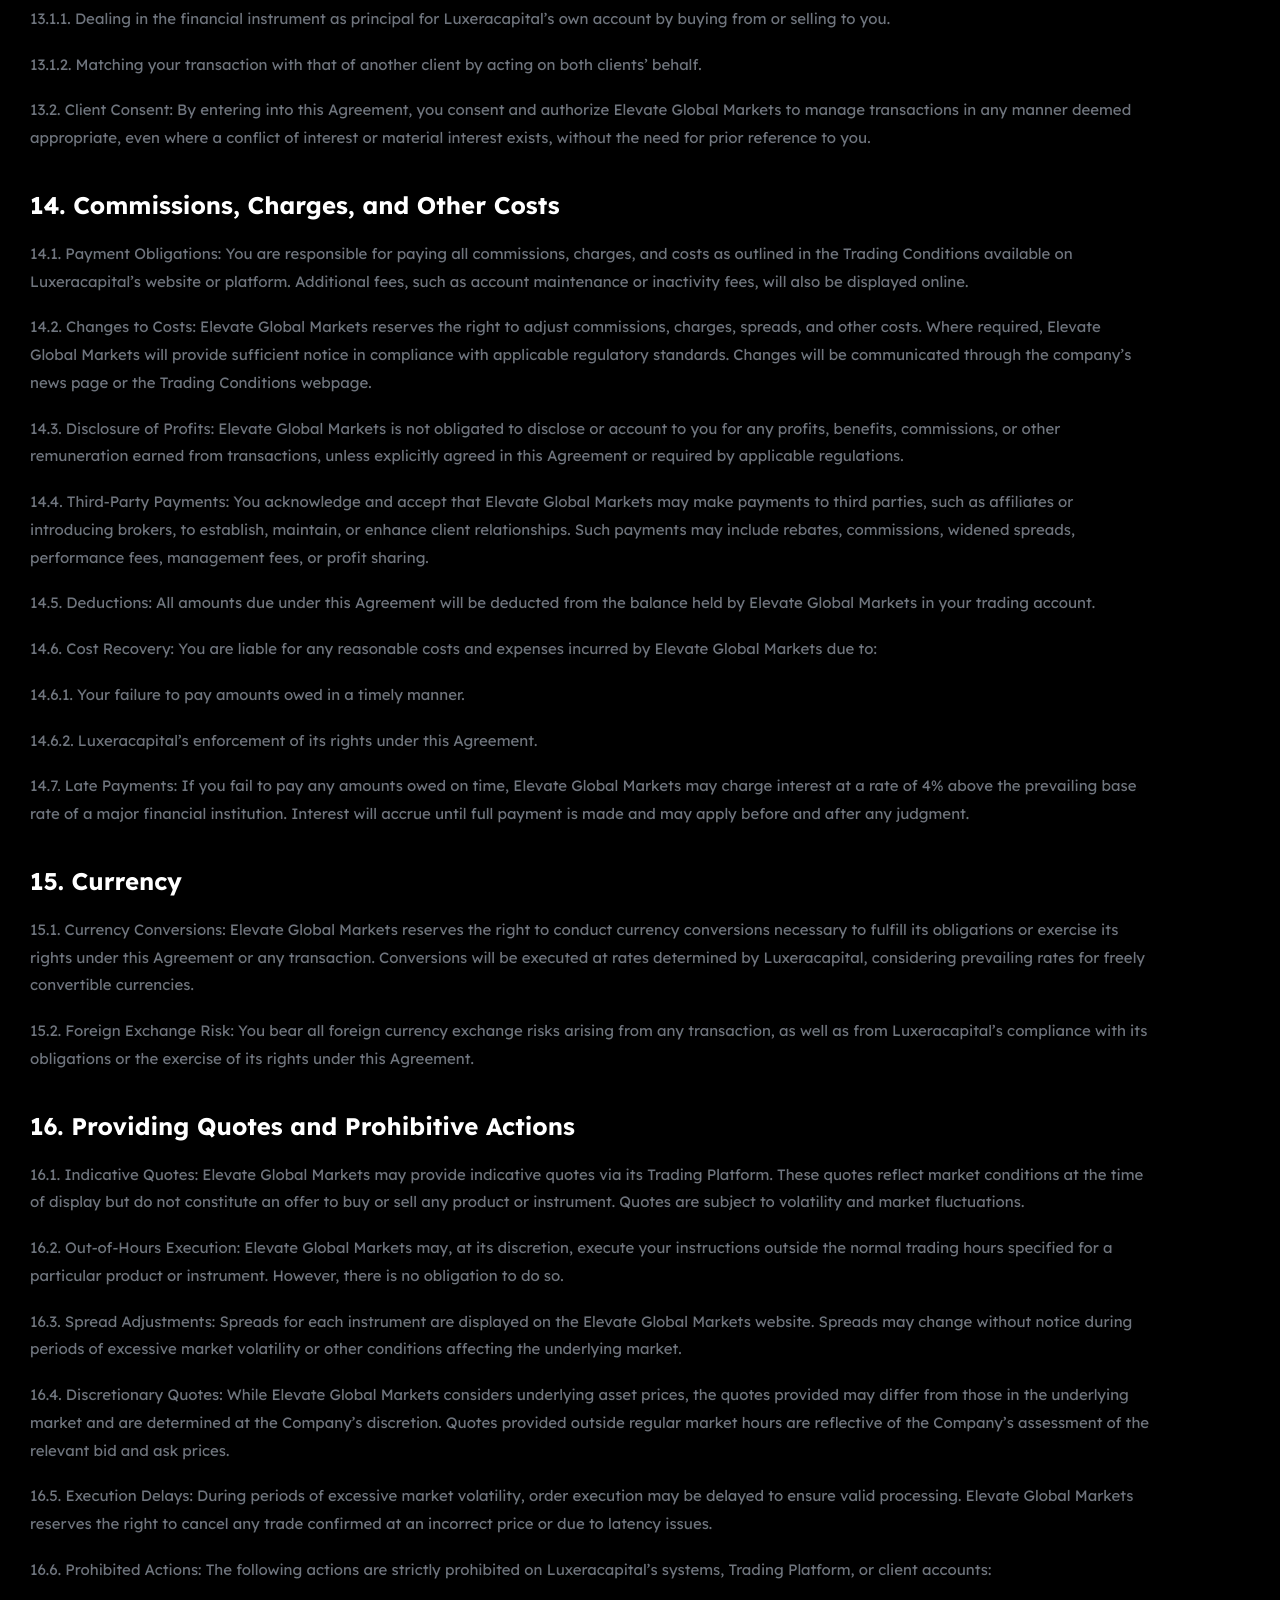
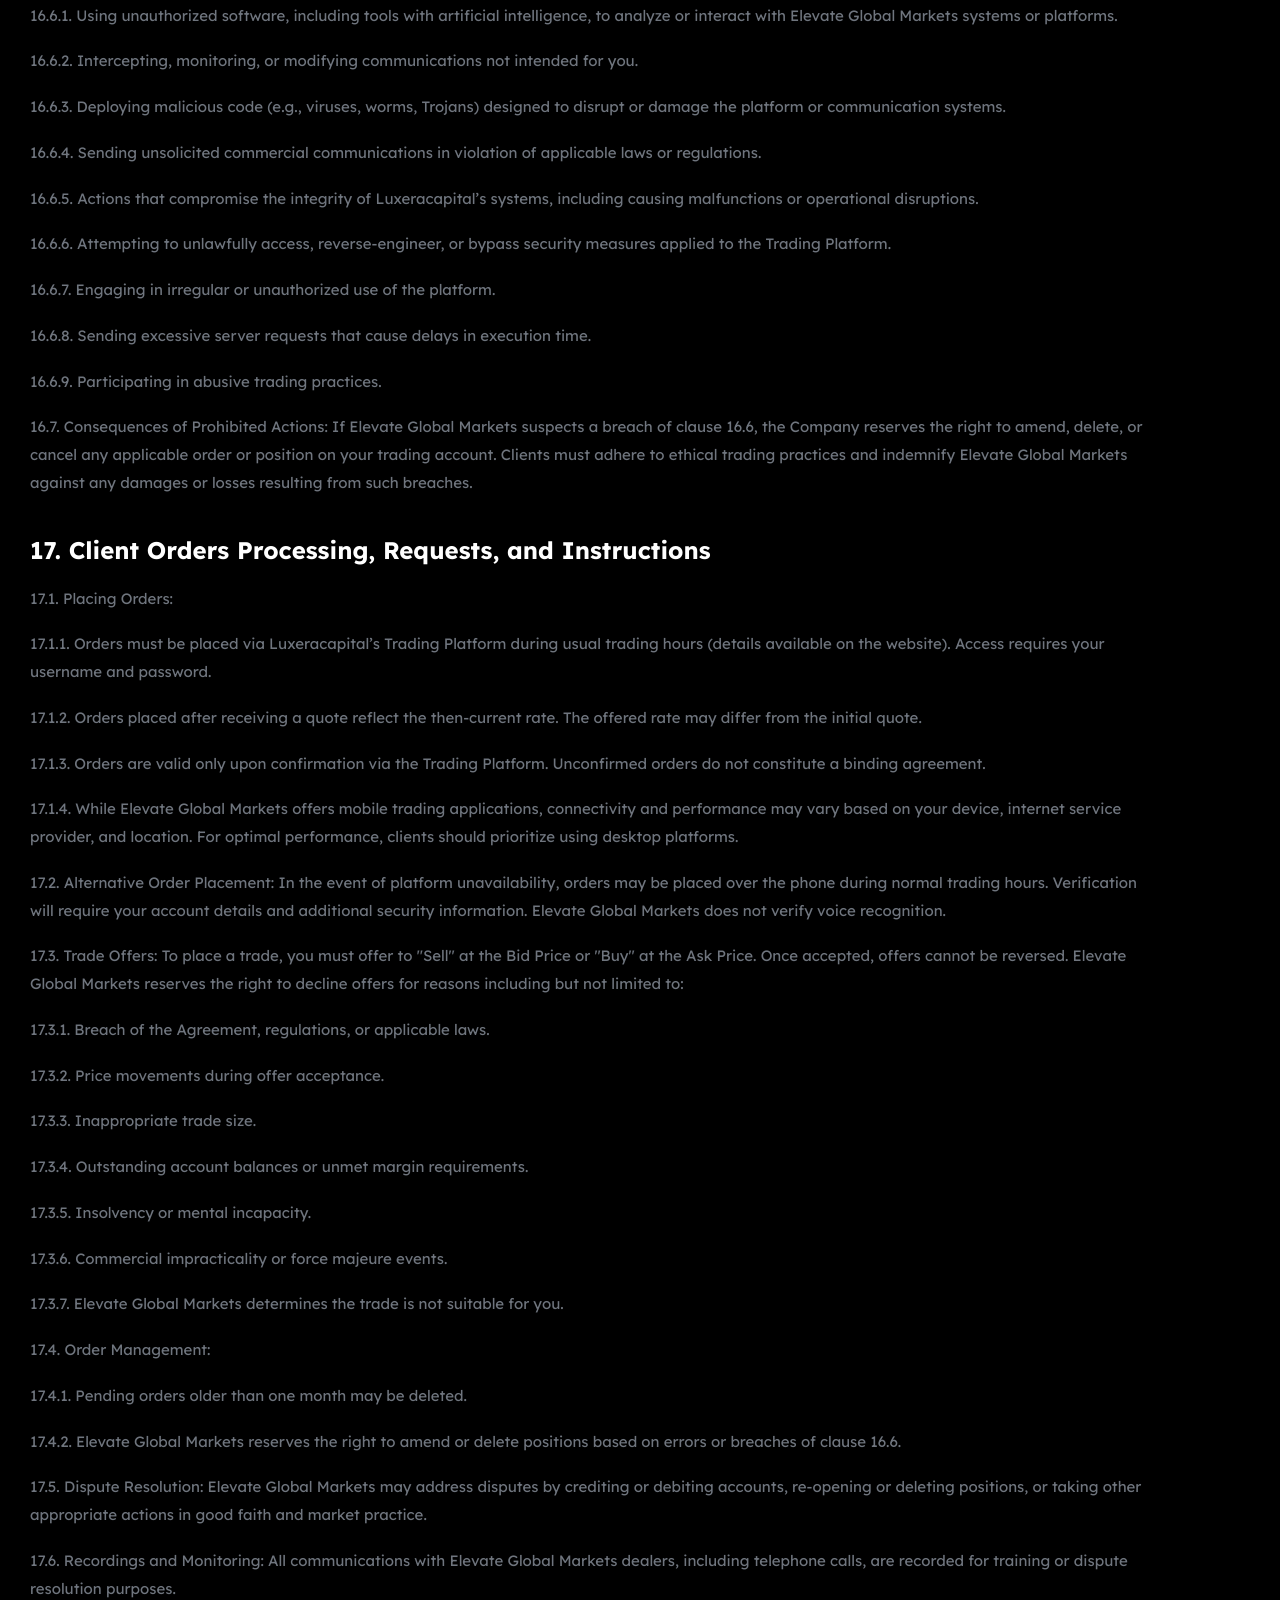
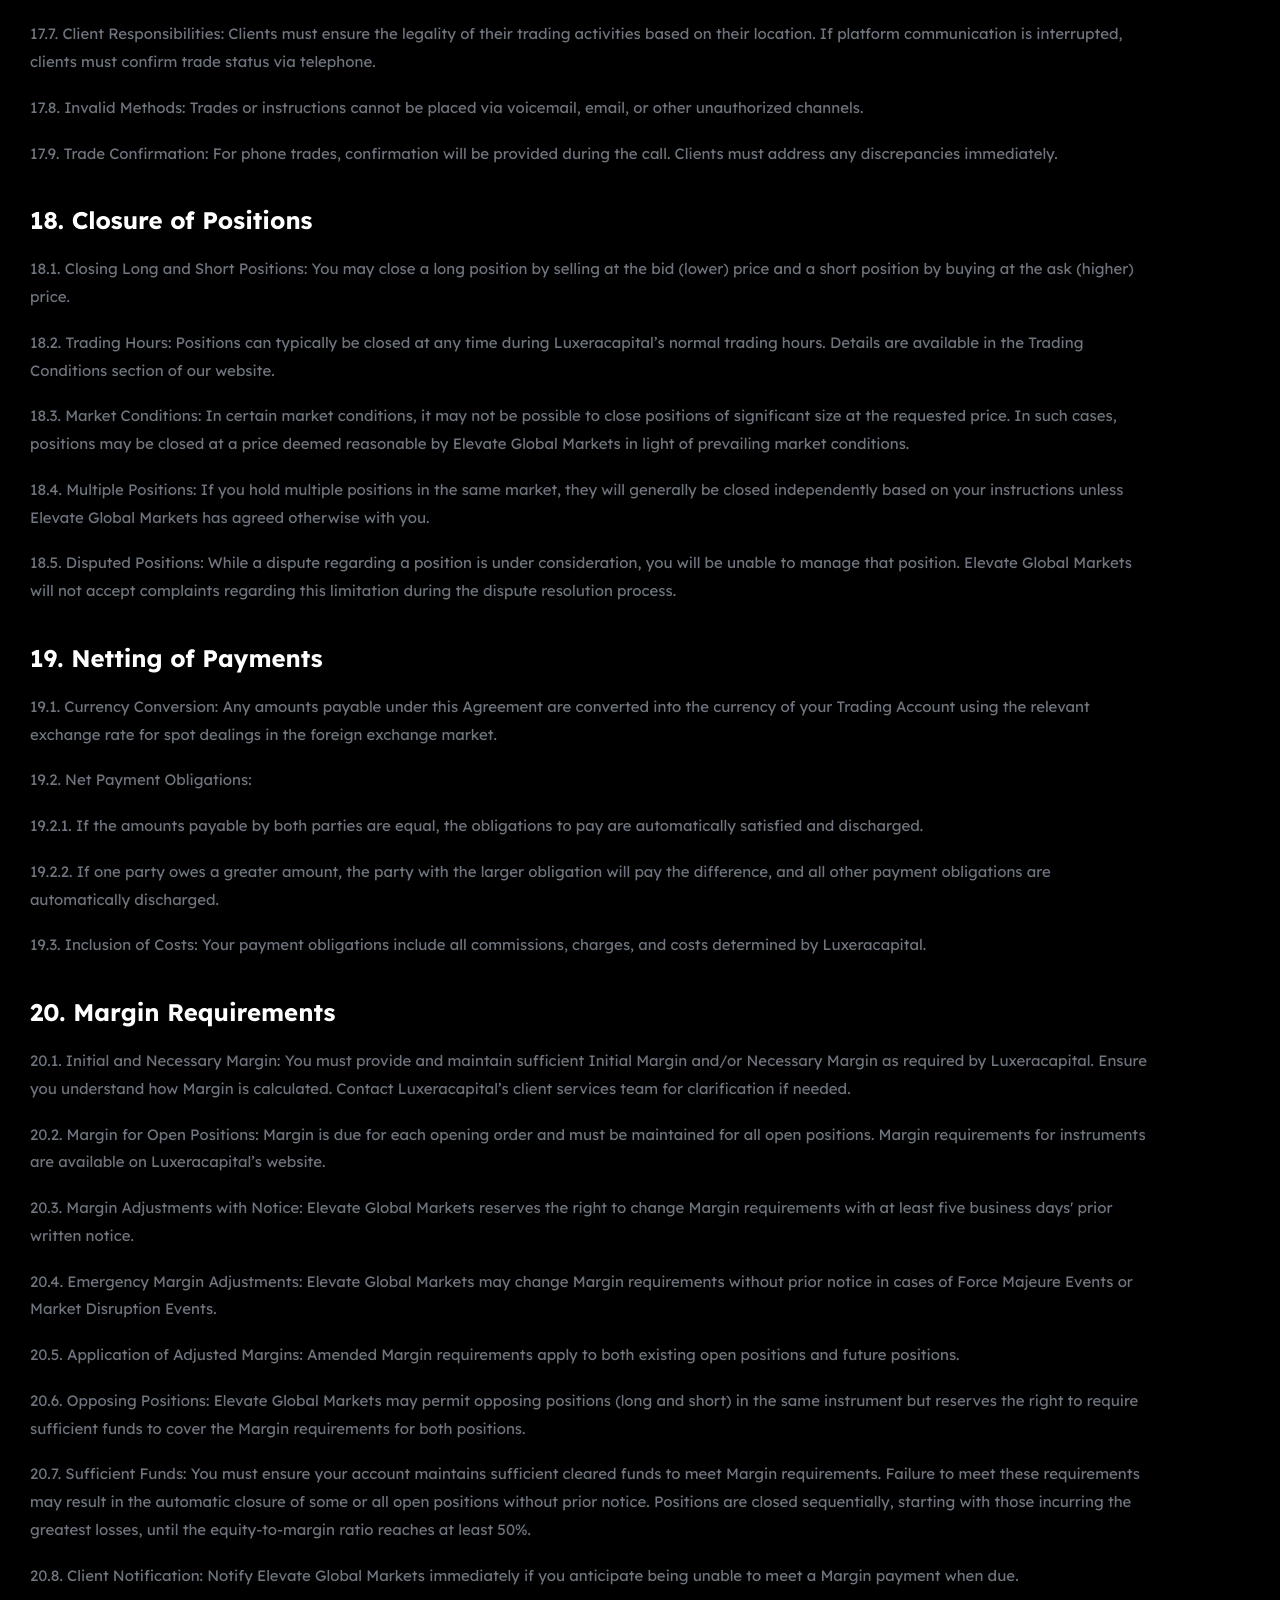
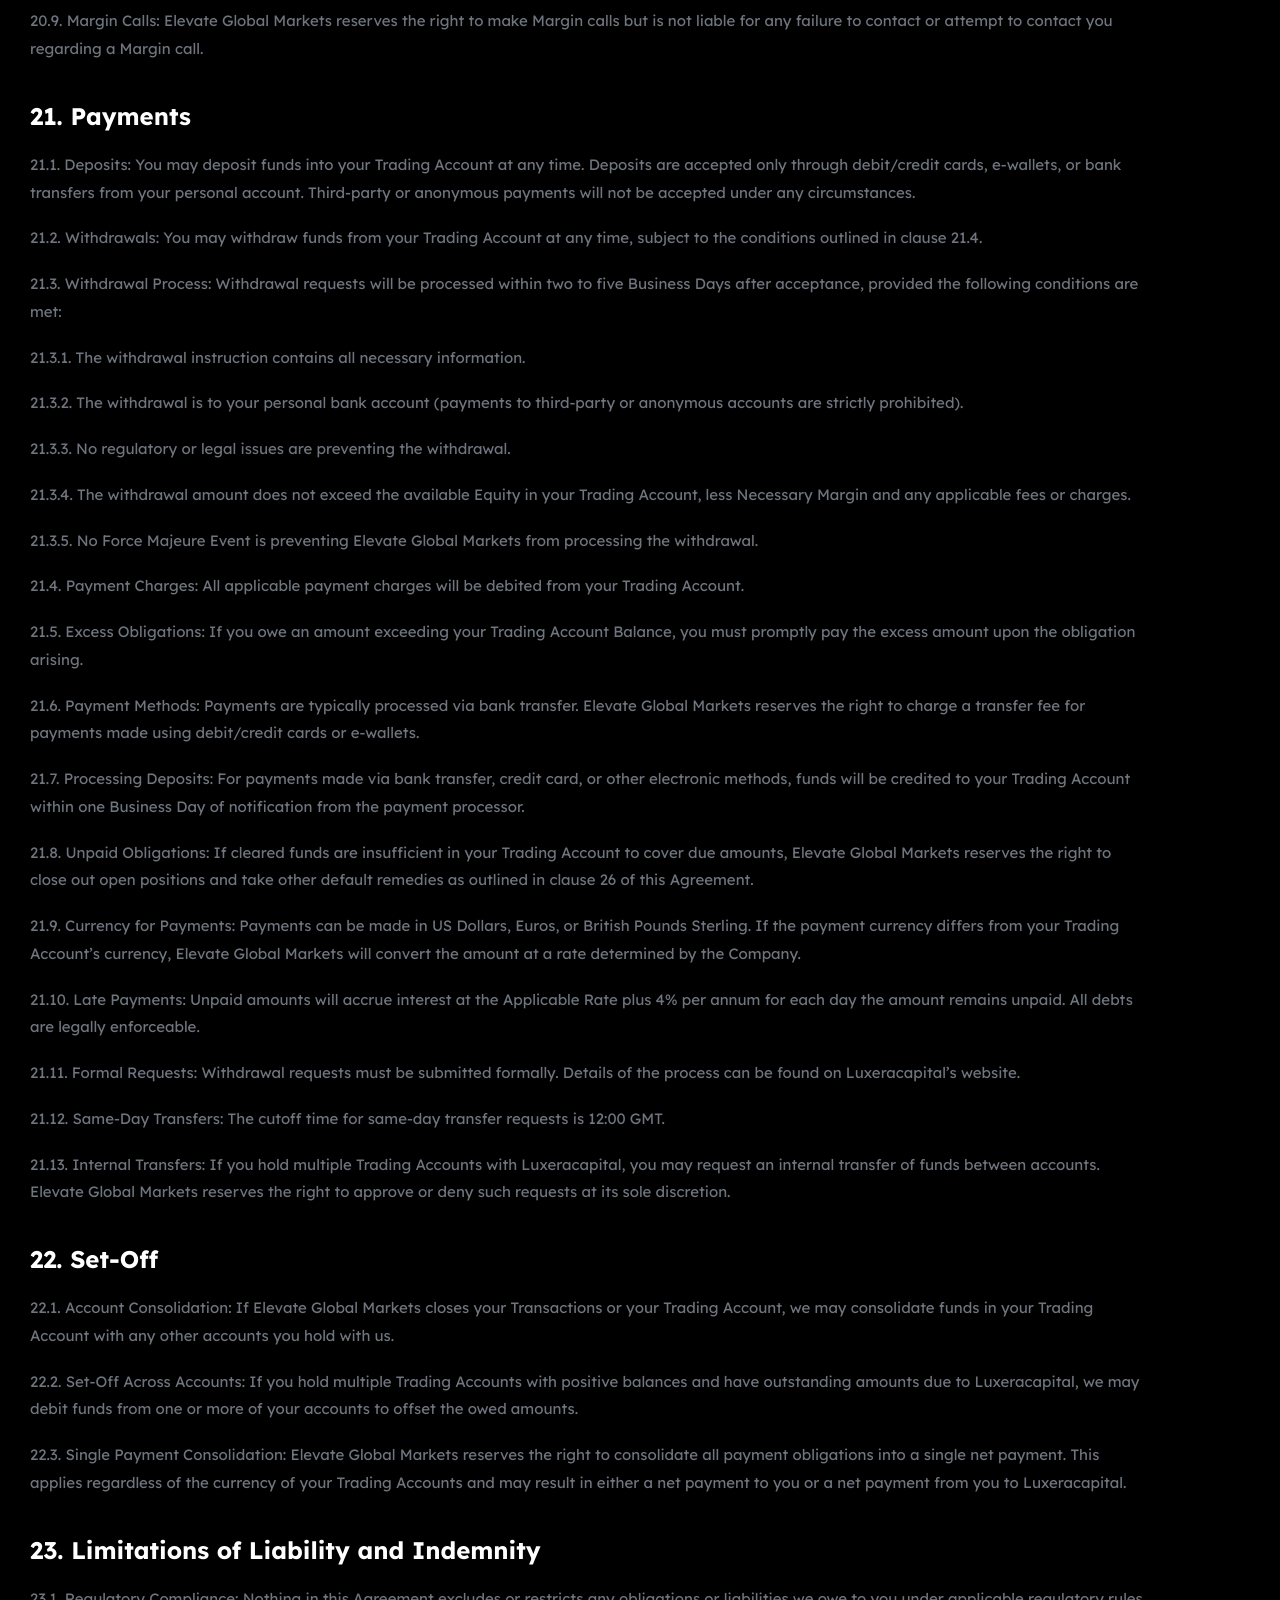
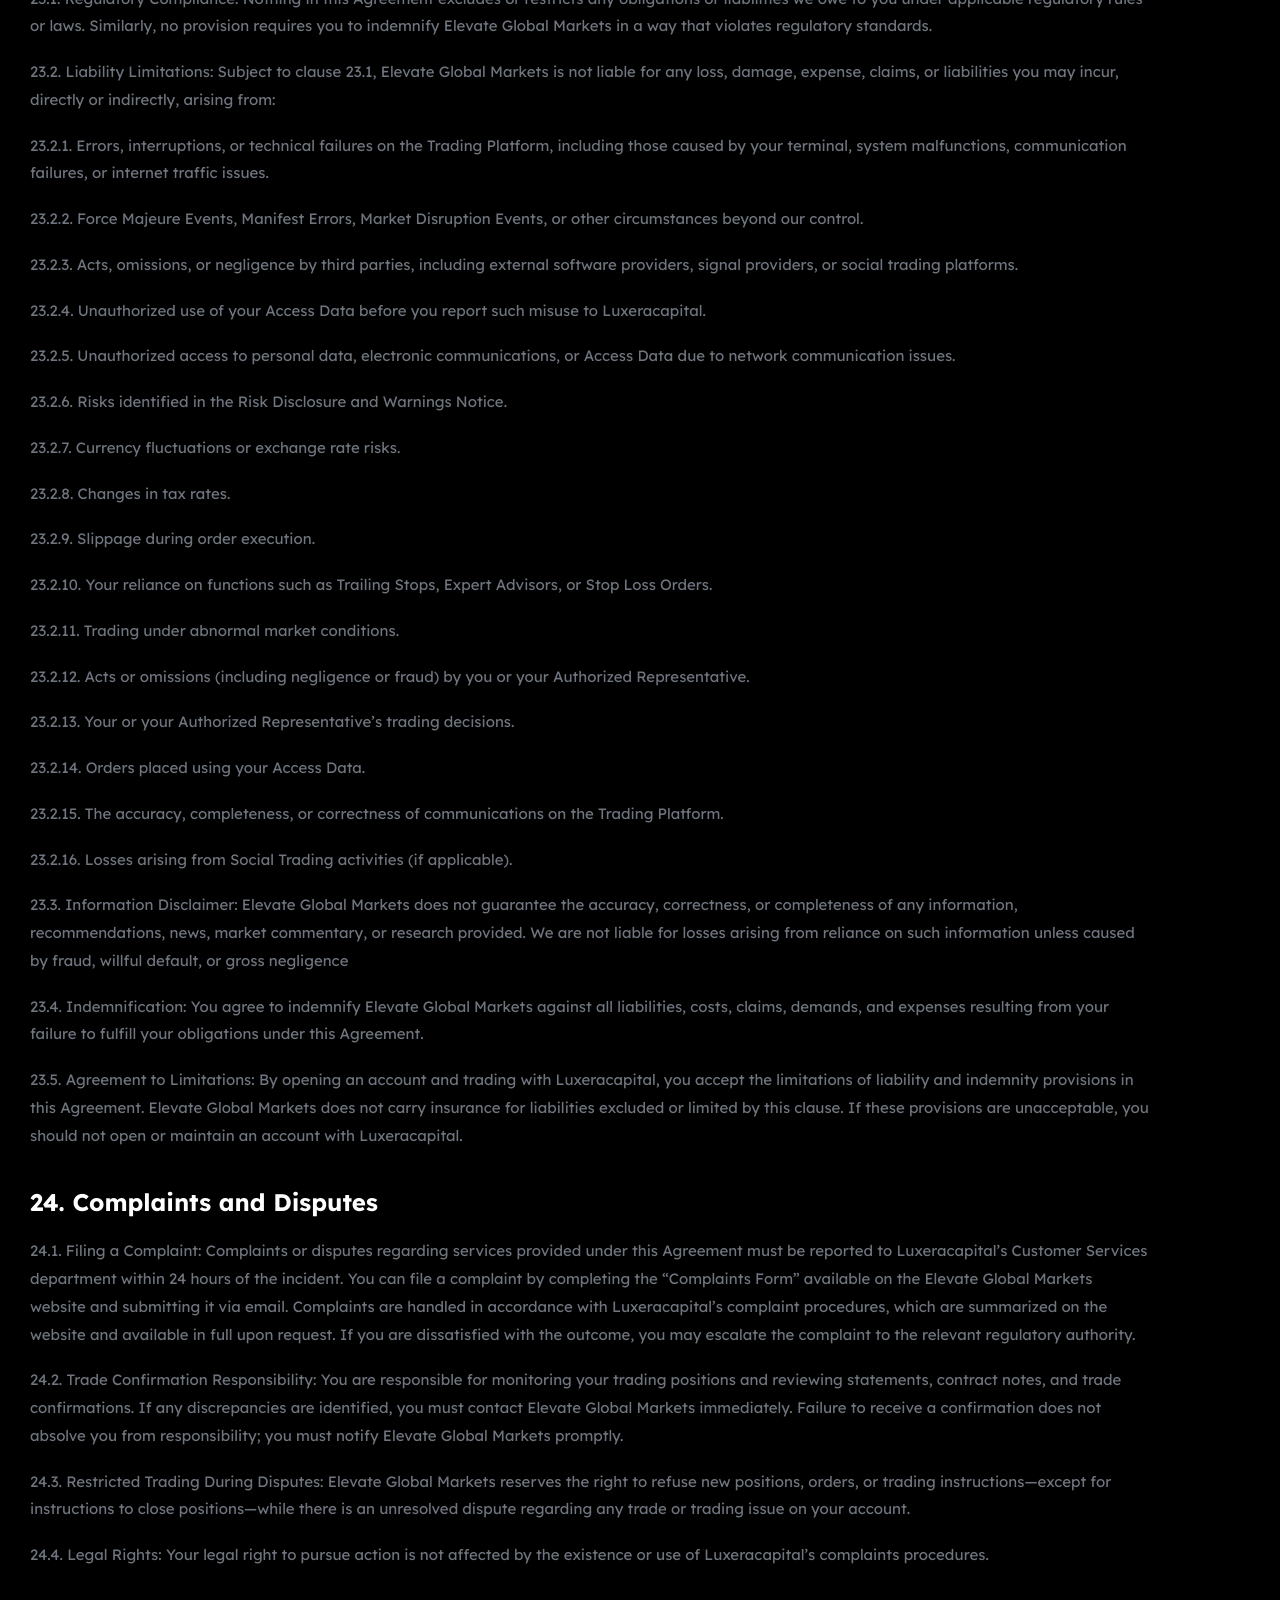
<file: terms.html>
<!DOCTYPE html>
<html lang="en">
<head>
  <meta charset="UTF-8" />
  <meta name="viewport" content="width=device-width, initial-scale=1.0" />
  <meta name="description" content="Terms of Service for Elevate Global Markets." />
  <title>Terms of Service | Elevate Global Markets</title>
  <link rel="preconnect" href="https://fonts.googleapis.com" />
  <link rel="preconnect" href="https://fonts.gstatic.com" crossorigin />
  <link href="https://fonts.googleapis.com/css2?family=Lexend:wght@400;500;600;700;800;900&family=Outfit:wght@400;500;600;700;800;900&display=swap" rel="stylesheet" />
  <link rel="stylesheet" href="https://cdnjs.cloudflare.com/ajax/libs/font-awesome/6.5.2/css/all.min.css" />
  <link rel="stylesheet" href="terms.css" />
</head>

<body>
  <header class="site-header">
    <div class="container nav-inner">
      <a href="index.html" class="brand" aria-label="Elevate Global Market home">
        <span class="brand-cube" aria-hidden="true"><span></span><span></span><span></span></span>
        <span class="brand-text"><b>Elevate</b><br />Global Market</span>
      </a>

      <nav class="main-nav" id="mainNav" aria-label="Primary navigation">
        <div class="mobile-menu-actions">
          <button class="mobile-language" type="button" aria-label="Current language">
            <span class="usa-flag" aria-hidden="true"><span class="flag-union"></span></span>
            <span>English</span>
          </button>
          <a href="login.html" class="mobile-login">Login</a>
          <a href="signup.html" class="mobile-signup">Sign up</a>
        </div>
        <a href="market.html">Market</a>
        <div class="trade-dropdown">
          <button class="trade-toggle" type="button" aria-expanded="false">Trade</button>
          <div class="trade-menu" hidden>
            <a href="#" class="trade-card trade-card-spot"><span><strong>SPOT</strong><small>Trade smartly with necessary Spot market tools.</small></span><i class="fa-solid fa-chart-column"></i></a>
            <a href="#" class="trade-card trade-card-p2p"><span><strong>P2P</strong><small>Buy &amp; sell crypto with your preferred payment methods.</small></span><i class="fa-solid fa-users-gear"></i></a>
            <a href="#" class="trade-card trade-card-binary"><span><strong>Binary</strong><small>Binary trading predicts asset price changes over time.</small></span><i class="fa-solid fa-chart-line"></i></a>
            <a href="#" class="trade-card trade-card-future"><span><strong>Future</strong><small>Futures trading is predicting if prices go up or down.</small></span><i class="fa-solid fa-scale-balanced"></i></a>
          </div>
        </div>
        <a href="cryptocurrency.html" class="mobile-crypto-link">Crypto Currency</a>
        <a href="about.html">About</a>
        <a href="contact.html">Contact</a></nav>

      <div class="nav-actions">
        <div class="language-dropdown">
          <button class="language-toggle" type="button" aria-expanded="false" aria-label="Select language">
            <span class="usa-flag" aria-hidden="true"><span class="flag-union"></span></span>
            <span>English</span>
          </button>
          <div class="language-menu" hidden>
            <button type="button"><span class="usa-flag" aria-hidden="true"><span class="flag-union"></span></span>English</button>
          </div>
        </div>
        <a href="login.html" class="login">Login</a>
        <a href="signup.html" class="signup-btn">Sign up</a>
        <button class="theme-toggle" id="themeToggle" type="button" aria-label="Toggle dark and light theme"><i class="fa-solid fa-moon"></i></button>
        <button class="menu-toggle" id="menuToggle" type="button" aria-label="Open menu"><span></span><span></span><span></span></button>
      </div>
    </div>
  </header>

  <main>
    <section class="privacy-section" aria-labelledby="terms-title">
      <div class="container policy-container">
        <header class="policy-header">
          <h1 id="terms-title">Terms of Service</h1>
        </header>
        <article class="policy-content">
          <h2>1. Introduction</h2>
          <p>Elevate Global Markets is a leading provider of online trading services. This Agreement ("Client Agreement") outlines the terms of business governing your trading activities with Luxeracapital. By accessing or using our platform, you agree to be legally bound by these Terms and Conditions. If you do not agree, you must discontinue using our services.</p>
          <p>1.1.These Terms of Business, along with the following documents and any additional appendices added thereto (collectively referred to as the "Agreement"), establish the rights and obligations between you ("Client") and Elevate Global Markets ("Company," "we," "us," "our"). By signing the Application Form or agreeing online via the relevant checkbox, you confirm your acceptance of this Agreement:</p>
          <p>1.1.1. The Risk Disclosure and Warning Notice.</p>
          <p>1.1.2. Our Execution Policy.</p>
          <p>1.1.3. Your completed Application Form.</p>
          <p>1.1.4. Any other specific terms and conditions displayed on the Elevate Global Markets website.</p>
          <p>1.1.5. Any relevant software licenses.</p>
          <p>1.1.6. Any additional terms issued by Luxeracapital, including those related to trading accounts or transactions.</p>
          <p>1.2.All documentation between Elevate Global Markets and the Client will be provided in English, and the English version of this Agreement shall prevail in the event of any translation discrepancies. We strongly encourage you to read and fully understand this Agreement for your benefit and protection.</p>
          <p>1.3. Defined terms in this Agreement are detailed in the applicable regulatory rules and guidelines.</p>
          <p>1.4. Elevate Global Markets is committed to acting honestly, fairly, and professionally in accordance with your best interests. Regulatory rules and guidelines will take precedence over this Agreement if there is any conflict.</p>
          <p>1.5. This Agreement may be updated periodically as described in clause 26 (Amendments and Termination). Changes will be communicated via notice on the Elevate Global Markets platform or other appropriate means.</p>
          <p>1.6. Elevate Global Markets reserves the right to modify, suspend, or discontinue any or all services. While we will make reasonable efforts to provide prior notice, this may not always be feasible. Clients agree that Elevate Global Markets is not liable for any modifications, suspensions, or discontinuations.</p>
          <p>1.7. The copyrights, trademarks, databases, and other proprietary materials (including, but not limited to, prices and content on our website) remain the exclusive property of Elevate Global Markets or any identified third-party owner.</p>
          <p>1.8. This Agreement takes effect upon activation of your trading account and remains in force unless terminated by either party in accordance with clause 26.</p>
          <p>1.9. This Agreement governs a series of successive or separate operations, including transactions. The Agreement is not cancellable as a "distance contract" under regulatory rules.</p>
          <h2>2. Definitions</h2>
          <p>2.1. Words in the singular include the plural and vice versa; terms referring to one gender apply to all genders; and references to persons include corporations, partnerships, and other legal entities.</p>
          <p>2.2. References to clauses, parties, or schedules pertain specifically to this Agreement unless stated otherwise.</p>
          <p>2.3. Terms not explicitly defined in this Agreement shall be interpreted in line with applicable regulatory rules and guidelines.</p>
          <p>2.4. Clause headings are provided for reference and convenience only and do not affect the interpretation of this Agreement.</p>
          <h2>3. Important Information</h2>
          <p>We wish to highlight some key information regarding your trading activities with Luxeracapital:</p>
          <p>3.1. Principal-to-Principal Transactions: All trading transactions with Elevate Global Markets are conducted on a principal-to-principal basis. This means that Elevate Global Markets does not act as your agent unless explicitly agreed upon. You acknowledge that you enter into this Agreement, and all trades contemplated under it, as a principal and not as an agent for any other party. Elevate Global Markets will treat you as our client for all purposes under this Agreement.</p>
          <p>3.2. Execution-Only Basis: Elevate Global Markets provides trading services for margined contracts for differences (CFDs) strictly on an execution-only basis. Any information provided by Elevate Global Markets should not be considered advice on the merits or suitability of any specific trade. Elevate Global Markets does not offer advice regarding the tax implications of transactions. If you are uncertain about the suitability of trading CFDs, we recommend seeking independent financial advice before proceeding.</p>
          <p>3.3. Understanding the Business and Risks: It is essential that you understand the nature of the trading services offered and the associated risks. Ensure you are familiar with how to open and close positions, place and manage orders, calculate profit and loss, meet initial margin requirements, and understand the conditions under which Elevate Global Markets may close your open positions. Comprehensive guidance is available on our website.</p>
          <p>3.4. Client Responsibility: You are solely responsible for your actions or omissions while using Luxeracapital’s platform. It is your duty to monitor and manage your open positions at all times.</p>
          <p>3.5. Company Rights to Close Positions: Elevate Global Markets reserves the right to close your open positions under specific circumstances. To maintain open positions, you may be required to make additional payments to Elevate Global Markets at short notice.</p>
          <p>3.6. CFD Market Terminology: Trading CFDs involves specialized terminology and market practices. You should only engage in trading if you fully understand the terminology and concepts involved.</p>
          <p>3.7. Legal Enforceability: All transactions under this Agreement are legally binding. Elevate Global Markets may take legal action to recover any amounts owed by you under the terms of this Agreement.</p>
          <p>3.8. Tax Responsibilities: You are solely responsible for understanding and managing your tax obligations arising from your trading activities. Tax treatment depends on your individual circumstances and may change over time due to new legislation, regulations, or your personal situation. Elevate Global Markets does not provide tax advice, and we encourage you to seek independent guidance regarding your tax obligations.</p>
          <p>3.9. Regulatory and Market Changes: Elevate Global Markets is not obligated to notify you of changes in laws, regulations, or market practices that may affect your trading activities.</p>
          <p>3.10. Nature of CFD Trading: When trading CFDs, you are placing trades on the price movements of a bespoke financial product. This product may not reflect the exact price of the underlying asset, security, or index. At no point do you acquire ownership of the underlying asset or security.</p>
          <h2>4. Risk Disclosure and Warning Notice</h2>
          <p>4.1. Speculative Nature of Trading: Trading and investing in products like CFDs, particularly those involving leverage, is speculative and carries a high risk to your capital. These investments may not be suitable for all investors. You should fully understand the risks and seek independent financial advice before entering into any transactions.</p>
          <p>4.2. No Suitability Obligation: Elevate Global Markets is under no obligation to assess the suitability of these products for your personal circumstances. It is your responsibility to determine whether trading these products aligns with your financial situation and objectives.</p>
          <p>4.3. Leverage Risks: Leveraged products, such as CFDs, involve significant risks. Losses can exceed your initial investment and may include any additional funds held on deposit as margin.</p>
          <p>4.4. Execution-Only Service: Elevate Global Markets provides trading services on an execution-only basis. We do not provide investment advice or guarantees regarding profit or protection from loss.</p>
          <p>4.5. Mandatory Risk Notice Review: You are required to read and understand the Risk Warning Notice available on Luxeracapital’s website. This document forms part of the Agreement and outlines the key risks associated with trading through our platform.</p>
          <h2>5. Execution Policy</h2>
          <p>5.1. Execution Standards: All orders placed through Luxeracapital’s trading platform are executed in accordance with the terms outlined in our Execution Policy. This policy may be updated periodically and is accessible on our website.</p>
          <p>5.2. Client Consent: By placing trades on Luxeracapital’s platform, you consent to the terms of the Execution Policy. This includes acknowledgment that your orders may be executed outside of a regulated market or Multilateral Trading Facility (MTF).</p>
          <h2>6. Conflicts of Interest</h2>
          <p>6.1. Potential Conflicts: Luxeracapital, its affiliates, associates, or connected persons may have relationships, arrangements, or interests that could conflict with your trading activities.</p>
          <p>6.2. Conflict Management: Elevate Global Markets has implemented a Conflicts of Interest Policy to manage and mitigate any such conflicts. This policy is available upon request from our support team or via our website.</p>
          <h2>7. Privacy Policy</h2>
          <p>7.1. Data Use and Protection: Elevate Global Markets is committed to safeguarding the personal information of its clients. Our Privacy Policy outlines how we collect, use, and protect your data, as well as the steps you can take to limit the use of your information.</p>
          <p>7.2. Policy Access: The Privacy Policy is available on our website. By using Luxeracapital’s platform, you consent to the practices described in this policy regarding data collection and usage.</p>
          <h2>8. Client Classification</h2>
          <p>8.1. Client Categories: Elevate Global Markets classifies clients into one of three categories: Retail Client, Professional Client, or Eligible Counterparty. These classifications determine the level of regulatory protection applicable to you, based on the information you provide.</p>
          <p>8.2. Default Classification: Unless otherwise agreed and confirmed, all clients are initially classified as Retail Clients. You may request to be reclassified as a Professional Client or Eligible Counterparty, subject to meeting the necessary criteria.</p>
          <p>8.3. Reliance on Information Provided: Elevate Global Markets relies on the accuracy and completeness of the information you provide when determining your classification. By entering into this Agreement, you expressly consent to Elevate Global Markets using and relying on this information.</p>
          <p>8.4. Notification of Changes: You must notify Elevate Global Markets in writing of any changes to your personal circumstances that may reasonably affect your classification.</p>
          <p>8.5. Reclassification: Elevate Global Markets reserves the right to review your classification periodically and may reclassify you if necessary. If a reclassification occurs, you will be notified and provided with at least 14 days’ notice.</p>
          <h2>9. Client Money</h2>
          <p>9.1. Segregated Funds: If you are classified as a Retail Client, relevant amounts held in your trading account (“Segregated Funds”) will be segregated into pooled client accounts with approved financial institutions and managed in accordance with global best practices for client money protection.</p>
          <p>9.2. No Interest Payable: Elevate Global Markets is not obligated to pay interest on any client funds held. By entering into this Agreement, you acknowledge and agree to relinquish any right to interest on these funds.</p>
          <p>9.3. Placement of Funds: Elevate Global Markets will promptly deposit any Segregated Funds held on your behalf into a Segregated Account, as required by applicable regulatory standards.</p>
          <p>9.4. Dormant Balances: If there has been no activity in your account for six years and we cannot contact you after reasonable attempts (including sending notices to your last known address), Elevate Global Markets may remove dormant balances from Segregated Accounts. However, if you request the return of these funds at a later time, Elevate Global Markets will process the return if your account balance is in credit</p>
          <p>9.5. Daily Reconciliations: Elevate Global Markets conducts daily reconciliations of client records and Segregated Funds. Adjustments will be made by the close of business to ensure accurate fund management. Additional reconciliations may occur as needed to protect your or Luxeracapital’s interests.</p>
          <p>9.6. Professional Clients: If you are classified as a Professional Client, the following provisions apply:</p>
          <p>9.6.1. With your prior written consent, you may transfer full ownership of funds or collateral to Elevate Global Markets to secure or cover present or future obligations. Such funds will not be considered Client Money under regulatory rules, and you will no longer retain proprietary claims over these funds. Upon fulfillment of obligations, funds will be returned at your request.</p>
          <p>9.6.2. For dormant balances of less than $100 (or equivalent), where there has been no activity for six years and Elevate Global Markets cannot contact you after reasonable efforts, Elevate Global Markets may release these funds from Segregated Accounts. If requested later, Elevate Global Markets will return these funds if the account remains in credit.</p>
          <p>9.7. Business Transfers: By accepting this Agreement, you authorize Elevate Global Markets to transfer your balance to a third party as part of a business transfer, provided the balance is associated with the transferred business.</p>
          <p>9.8. Due and Payable Funds: Client funds no longer qualify as Client Money when they become due and payable to Luxeracapital, such as for covering losses or meeting other obligations under this Agreement.</p>
          <p>9.9. Currency Conversion: If you deposit funds in a currency other than your Base Currency, Elevate Global Markets will apply any conversion charges incurred. Currency conversions will be executed at a rate determined by Elevate Global Markets and agreed with you.</p>
          <p>9.10. Segregation by Currency: Elevate Global Markets may segregate funds in a currency different from the one in which they were received. In such cases, Elevate Global Markets will ensure the equivalent value is maintained by adjusting daily using the previous day’s closing spot exchange rate.</p>
          <h2>10. Capacity</h2>
          <p>10.1. Principal-to-Principal Transactions: In relation to any Transaction, Elevate Global Markets acts as principal to principal and not as an agent on your behalf. Unless explicitly agreed otherwise, Elevate Global Markets will treat you as the sole customer responsible for all obligations under each Transaction executed by or for you.</p>
          <p>10.2. Acting on Behalf of Another Party: If you act on behalf of another party, either as their agent or in any other capacity, Elevate Global Markets will not recognize that third party as a client and assumes no obligation to them unless explicitly agreed in writing. You remain solely responsible for all obligations related to any Transactions conducted on behalf of another party.</p>
          <p>10.3. Authorizing a Third Party: You may provide written notice to Elevate Global Markets authorizing a third party to act on your behalf as your agent. The authorized third party may provide instructions or make requests regarding Transactions or other matters on your behalf.</p>
          <p>10.4. Reliance on Instructions: Elevate Global Markets is authorized to act on any instructions, requests, or communications received from you or a party purporting to act on your behalf without verifying the authenticity or authority of the person providing them. You accept full responsibility for all actions taken based on such instructions.</p>
          <p>10.5. Authorized Third Parties: If you explicitly authorize a third party to act on your behalf, references to “Client” or “you” in this Agreement will also apply to your authorized third-party representative.</p>
          <h2>11. Services</h2>
          <p>11.1. Scope of Services: Subject to your compliance with the Agreement, Elevate Global Markets may engage in Transactions with you involving Instruments listed in the Product and Contract Specifications.</p>
          <p>11.2. Execution-Only Basis: All Transactions are executed on an execution-only basis. Elevate Global Markets does not monitor or advise on your Transactions, issue margin calls, or close open positions unless explicitly agreed upon. You are solely responsible for assessing the risks and seeking independent advice where necessary before entering into Transactions.</p>
          <p>11.3. No Investment Advice: Elevate Global Markets does not provide investment advice, personal recommendations, or opinions intended to influence your decision to enter any specific Transaction.</p>
          <p>11.4. Non-Delivery of Instruments: Elevate Global Markets does not provide physical delivery of any Instruments related to Transactions. All profits or losses are credited or debited to your Trading Account upon closing the Transaction.</p>
          <p>11.5. General Information: Elevate Global Markets may provide general market information or updates through its website, email newsletters, or other channels. This information is for informational purposes only and is not guaranteed to be accurate, complete, or suitable for decision-making. It should not be considered as investment advice or financial promotion.</p>
          <p>11.6. Refusal of Service: Elevate Global Markets reserves the right, at its sole discretion, to refuse to provide Services to you at any time without obligation to disclose the reasons for such refusal.</p>
          <h2>12. Orders and Order Execution</h2>
          <p>12.1. Order Instructions: Elevate Global Markets accepts instructions or orders from you to open or close a trade when our quoted price reaches or trades through your specified level. Details of order types and applicable markets are available on our website, trading platform, or through client services.</p>
          <p>12.2. Order Rules and Execution: The following rules govern the placement and execution of orders:</p>
          <p>12.2.1. Orders must generally be placed through the trading platform under normal circumstances. Orders submitted via other means may not be accepted.</p>
          <p>12.2.2. In the event of trading platform failure during usual trading hours (details available on our website), closing orders may be placed via telephone or other live communication channels, provided we can verify your identity. Opening orders may not be accepted through these alternate methods.</p>
          <p>12.2.3. Elevate Global Markets reserves the right to refuse to place any order at its discretion.</p>
          <p>12.2.4. All orders are based on Luxeracapital’s quoted prices and are deemed to be “Good Till Cancelled” (GTC).</p>
          <p>12.2.5. Elevate Global Markets will only accept, monitor, and execute orders during the usual trading hours for the relevant market. These hours are listed on our website.</p>
          <p>12.2.6. Orders are executed at the first reasonable price available, based on Luxeracapital’s quoted prices. Market conditions, such as gapping, may affect execution prices.</p>
          <p>12.2.7. Orders must specify price levels and other terms acceptable to Luxeracapital. The execution of orders is subject to reasonable conditions.</p>
          <p>12.2.8. The execution price of orders is not guaranteed.</p>
          <p>12.2.9. You are solely responsible for cancelling any orders you have placed. Failure to cancel an order may result in its execution and associated liabilities.</p>
          <p>12.2.10. Orders exceeding the maximum lot size allowed by Elevate Global Markets will not be executed.</p>
          <p>12.2.11. Unless otherwise agreed, orders are not linked to specific trades but act as independent instructions to open or close positions.</p>
          <p>12.2.12. If the market price trades through your specified order level outside Luxeracapital’s trading hours but reverts before the order level is reached, the order will remain active.</p>
          <p>12.2.13. Elevate Global Markets is not obligated to notify you when an order is filled, except through standard contract notes, confirmations, or statements as outlined in our communication policy.</p>
          <p>12.2.14. All terms related to opening and closing trades must be adhered to when placing and executing orders. Elevate Global Markets reserves the right to reject orders that do not comply with these terms.</p>
          <p>12.2.15. Orders will not be filled if your account lacks sufficient funds to execute the full order.</p>
          <p>12.2.16. Updates, additions, or revisions to accepted order types will be communicated through the trading platform, website, newsletters, or bulletins.</p>
          <p>12.3. Stop Loss Orders: Stop Loss Orders are pending instructions to close an open position at a less favorable price than the market price at the time of placing the order. Execution of Stop Loss Orders is not guaranteed and depends on:</p>
          <p>12.3.1. The next available price after the order is triggered.</p>
          <p>12.3.2. The position of the order in the execution queue.</p>
          <p>12.4. Best Execution: Elevate Global Markets takes reasonable steps to achieve the best overall trading result for you. This includes considering factors such as client order nature, market conditions, and execution prices. While we aim for “best execution,” overlapping or conflicting factors may impact results.</p>
          <p>12.5. Account Equity: It is your responsibility to ensure sufficient equity in your account to cover any orders placed. Elevate Global Markets will not be liable for direct or indirect losses resulting from unexecuted orders due to insufficient account funds. Orders that would cause your equity to become negative will be refused.</p>
          <p>12.6. Negative Balance Protection: Negative balance protection is available only to clients in specific jurisdictions, including Germany, Austria, Switzerland, and Luxembourg.</p>
          <h2>13. Conflicts of Interest</h2>
          <p>13.1. Potential Conflicts: Luxeracapital, or an associate, affiliate, or connected party, may have an interest, relationship, or arrangement that is material in relation to any transaction that could conflict with your interest. Examples include, but are not limited to:</p>
          <p>13.1.1. Dealing in the financial instrument as principal for Luxeracapital’s own account by buying from or selling to you.</p>
          <p>13.1.2. Matching your transaction with that of another client by acting on both clients’ behalf.</p>
          <p>13.2. Client Consent: By entering into this Agreement, you consent and authorize Elevate Global Markets to manage transactions in any manner deemed appropriate, even where a conflict of interest or material interest exists, without the need for prior reference to you.</p>
          <h2>14. Commissions, Charges, and Other Costs</h2>
          <p>14.1. Payment Obligations: You are responsible for paying all commissions, charges, and costs as outlined in the Trading Conditions available on Luxeracapital’s website or platform. Additional fees, such as account maintenance or inactivity fees, will also be displayed online.</p>
          <p>14.2. Changes to Costs: Elevate Global Markets reserves the right to adjust commissions, charges, spreads, and other costs. Where required, Elevate Global Markets will provide sufficient notice in compliance with applicable regulatory standards. Changes will be communicated through the company’s news page or the Trading Conditions webpage.</p>
          <p>14.3. Disclosure of Profits: Elevate Global Markets is not obligated to disclose or account to you for any profits, benefits, commissions, or other remuneration earned from transactions, unless explicitly agreed in this Agreement or required by applicable regulations.</p>
          <p>14.4. Third-Party Payments: You acknowledge and accept that Elevate Global Markets may make payments to third parties, such as affiliates or introducing brokers, to establish, maintain, or enhance client relationships. Such payments may include rebates, commissions, widened spreads, performance fees, management fees, or profit sharing.</p>
          <p>14.5. Deductions: All amounts due under this Agreement will be deducted from the balance held by Elevate Global Markets in your trading account.</p>
          <p>14.6. Cost Recovery: You are liable for any reasonable costs and expenses incurred by Elevate Global Markets due to:</p>
          <p>14.6.1. Your failure to pay amounts owed in a timely manner.</p>
          <p>14.6.2. Luxeracapital’s enforcement of its rights under this Agreement.</p>
          <p>14.7. Late Payments: If you fail to pay any amounts owed on time, Elevate Global Markets may charge interest at a rate of 4% above the prevailing base rate of a major financial institution. Interest will accrue until full payment is made and may apply before and after any judgment.</p>
          <h2>15. Currency</h2>
          <p>15.1. Currency Conversions: Elevate Global Markets reserves the right to conduct currency conversions necessary to fulfill its obligations or exercise its rights under this Agreement or any transaction. Conversions will be executed at rates determined by Luxeracapital, considering prevailing rates for freely convertible currencies.</p>
          <p>15.2. Foreign Exchange Risk: You bear all foreign currency exchange risks arising from any transaction, as well as from Luxeracapital’s compliance with its obligations or the exercise of its rights under this Agreement.</p>
          <h2>16. Providing Quotes and Prohibitive Actions</h2>
          <p>16.1. Indicative Quotes: Elevate Global Markets may provide indicative quotes via its Trading Platform. These quotes reflect market conditions at the time of display but do not constitute an offer to buy or sell any product or instrument. Quotes are subject to volatility and market fluctuations.</p>
          <p>16.2. Out-of-Hours Execution: Elevate Global Markets may, at its discretion, execute your instructions outside the normal trading hours specified for a particular product or instrument. However, there is no obligation to do so.</p>
          <p>16.3. Spread Adjustments: Spreads for each instrument are displayed on the Elevate Global Markets website. Spreads may change without notice during periods of excessive market volatility or other conditions affecting the underlying market.</p>
          <p>16.4. Discretionary Quotes: While Elevate Global Markets considers underlying asset prices, the quotes provided may differ from those in the underlying market and are determined at the Company’s discretion. Quotes provided outside regular market hours are reflective of the Company’s assessment of the relevant bid and ask prices.</p>
          <p>16.5. Execution Delays: During periods of excessive market volatility, order execution may be delayed to ensure valid processing. Elevate Global Markets reserves the right to cancel any trade confirmed at an incorrect price or due to latency issues.</p>
          <p>16.6. Prohibited Actions: The following actions are strictly prohibited on Luxeracapital’s systems, Trading Platform, or client accounts:</p>
          <p>16.6.1. Using unauthorized software, including tools with artificial intelligence, to analyze or interact with Elevate Global Markets systems or platforms.</p>
          <p>16.6.2. Intercepting, monitoring, or modifying communications not intended for you.</p>
          <p>16.6.3. Deploying malicious code (e.g., viruses, worms, Trojans) designed to disrupt or damage the platform or communication systems.</p>
          <p>16.6.4. Sending unsolicited commercial communications in violation of applicable laws or regulations.</p>
          <p>16.6.5. Actions that compromise the integrity of Luxeracapital’s systems, including causing malfunctions or operational disruptions.</p>
          <p>16.6.6. Attempting to unlawfully access, reverse-engineer, or bypass security measures applied to the Trading Platform.</p>
          <p>16.6.7. Engaging in irregular or unauthorized use of the platform.</p>
          <p>16.6.8. Sending excessive server requests that cause delays in execution time.</p>
          <p>16.6.9. Participating in abusive trading practices.</p>
          <p>16.7. Consequences of Prohibited Actions: If Elevate Global Markets suspects a breach of clause 16.6, the Company reserves the right to amend, delete, or cancel any applicable order or position on your trading account. Clients must adhere to ethical trading practices and indemnify Elevate Global Markets against any damages or losses resulting from such breaches.</p>
          <h2>17. Client Orders Processing, Requests, and Instructions</h2>
          <p>17.1. Placing Orders:</p>
          <p>17.1.1. Orders must be placed via Luxeracapital’s Trading Platform during usual trading hours (details available on the website). Access requires your username and password.</p>
          <p>17.1.2. Orders placed after receiving a quote reflect the then-current rate. The offered rate may differ from the initial quote.</p>
          <p>17.1.3. Orders are valid only upon confirmation via the Trading Platform. Unconfirmed orders do not constitute a binding agreement.</p>
          <p>17.1.4. While Elevate Global Markets offers mobile trading applications, connectivity and performance may vary based on your device, internet service provider, and location. For optimal performance, clients should prioritize using desktop platforms.</p>
          <p>17.2. Alternative Order Placement: In the event of platform unavailability, orders may be placed over the phone during normal trading hours. Verification will require your account details and additional security information. Elevate Global Markets does not verify voice recognition.</p>
          <p>17.3. Trade Offers: To place a trade, you must offer to "Sell" at the Bid Price or "Buy" at the Ask Price. Once accepted, offers cannot be reversed. Elevate Global Markets reserves the right to decline offers for reasons including but not limited to:</p>
          <p>17.3.1. Breach of the Agreement, regulations, or applicable laws.</p>
          <p>17.3.2. Price movements during offer acceptance.</p>
          <p>17.3.3. Inappropriate trade size.</p>
          <p>17.3.4. Outstanding account balances or unmet margin requirements.</p>
          <p>17.3.5. Insolvency or mental incapacity.</p>
          <p>17.3.6. Commercial impracticality or force majeure events.</p>
          <p>17.3.7. Elevate Global Markets determines the trade is not suitable for you.</p>
          <p>17.4. Order Management:</p>
          <p>17.4.1. Pending orders older than one month may be deleted.</p>
          <p>17.4.2. Elevate Global Markets reserves the right to amend or delete positions based on errors or breaches of clause 16.6.</p>
          <p>17.5. Dispute Resolution: Elevate Global Markets may address disputes by crediting or debiting accounts, re-opening or deleting positions, or taking other appropriate actions in good faith and market practice.</p>
          <p>17.6. Recordings and Monitoring: All communications with Elevate Global Markets dealers, including telephone calls, are recorded for training or dispute resolution purposes.</p>
          <p>17.7. Client Responsibilities: Clients must ensure the legality of their trading activities based on their location. If platform communication is interrupted, clients must confirm trade status via telephone.</p>
          <p>17.8. Invalid Methods: Trades or instructions cannot be placed via voicemail, email, or other unauthorized channels.</p>
          <p>17.9. Trade Confirmation: For phone trades, confirmation will be provided during the call. Clients must address any discrepancies immediately.</p>
          <h2>18. Closure of Positions</h2>
          <p>18.1. Closing Long and Short Positions: You may close a long position by selling at the bid (lower) price and a short position by buying at the ask (higher) price.</p>
          <p>18.2. Trading Hours: Positions can typically be closed at any time during Luxeracapital’s normal trading hours. Details are available in the Trading Conditions section of our website.</p>
          <p>18.3. Market Conditions: In certain market conditions, it may not be possible to close positions of significant size at the requested price. In such cases, positions may be closed at a price deemed reasonable by Elevate Global Markets in light of prevailing market conditions.</p>
          <p>18.4. Multiple Positions: If you hold multiple positions in the same market, they will generally be closed independently based on your instructions unless Elevate Global Markets has agreed otherwise with you.</p>
          <p>18.5. Disputed Positions: While a dispute regarding a position is under consideration, you will be unable to manage that position. Elevate Global Markets will not accept complaints regarding this limitation during the dispute resolution process.</p>
          <h2>19. Netting of Payments</h2>
          <p>19.1. Currency Conversion: Any amounts payable under this Agreement are converted into the currency of your Trading Account using the relevant exchange rate for spot dealings in the foreign exchange market.</p>
          <p>19.2. Net Payment Obligations:</p>
          <p>19.2.1. If the amounts payable by both parties are equal, the obligations to pay are automatically satisfied and discharged.</p>
          <p>19.2.2. If one party owes a greater amount, the party with the larger obligation will pay the difference, and all other payment obligations are automatically discharged.</p>
          <p>19.3. Inclusion of Costs: Your payment obligations include all commissions, charges, and costs determined by Luxeracapital.</p>
          <h2>20. Margin Requirements</h2>
          <p>20.1. Initial and Necessary Margin: You must provide and maintain sufficient Initial Margin and/or Necessary Margin as required by Luxeracapital. Ensure you understand how Margin is calculated. Contact Luxeracapital’s client services team for clarification if needed.</p>
          <p>20.2. Margin for Open Positions: Margin is due for each opening order and must be maintained for all open positions. Margin requirements for instruments are available on Luxeracapital’s website.</p>
          <p>20.3. Margin Adjustments with Notice: Elevate Global Markets reserves the right to change Margin requirements with at least five business days' prior written notice.</p>
          <p>20.4. Emergency Margin Adjustments: Elevate Global Markets may change Margin requirements without prior notice in cases of Force Majeure Events or Market Disruption Events.</p>
          <p>20.5. Application of Adjusted Margins: Amended Margin requirements apply to both existing open positions and future positions.</p>
          <p>20.6. Opposing Positions: Elevate Global Markets may permit opposing positions (long and short) in the same instrument but reserves the right to require sufficient funds to cover the Margin requirements for both positions.</p>
          <p>20.7. Sufficient Funds: You must ensure your account maintains sufficient cleared funds to meet Margin requirements. Failure to meet these requirements may result in the automatic closure of some or all open positions without prior notice. Positions are closed sequentially, starting with those incurring the greatest losses, until the equity-to-margin ratio reaches at least 50%.</p>
          <p>20.8. Client Notification: Notify Elevate Global Markets immediately if you anticipate being unable to meet a Margin payment when due.</p>
          <p>20.9. Margin Calls: Elevate Global Markets reserves the right to make Margin calls but is not liable for any failure to contact or attempt to contact you regarding a Margin call.</p>
          <h2>21. Payments</h2>
          <p>21.1. Deposits: You may deposit funds into your Trading Account at any time. Deposits are accepted only through debit/credit cards, e-wallets, or bank transfers from your personal account. Third-party or anonymous payments will not be accepted under any circumstances.</p>
          <p>21.2. Withdrawals: You may withdraw funds from your Trading Account at any time, subject to the conditions outlined in clause 21.4.</p>
          <p>21.3. Withdrawal Process: Withdrawal requests will be processed within two to five Business Days after acceptance, provided the following conditions are met:</p>
          <p>21.3.1. The withdrawal instruction contains all necessary information.</p>
          <p>21.3.2. The withdrawal is to your personal bank account (payments to third-party or anonymous accounts are strictly prohibited).</p>
          <p>21.3.3. No regulatory or legal issues are preventing the withdrawal.</p>
          <p>21.3.4. The withdrawal amount does not exceed the available Equity in your Trading Account, less Necessary Margin and any applicable fees or charges.</p>
          <p>21.3.5. No Force Majeure Event is preventing Elevate Global Markets from processing the withdrawal.</p>
          <p>21.4. Payment Charges: All applicable payment charges will be debited from your Trading Account.</p>
          <p>21.5. Excess Obligations: If you owe an amount exceeding your Trading Account Balance, you must promptly pay the excess amount upon the obligation arising.</p>
          <p>21.6. Payment Methods: Payments are typically processed via bank transfer. Elevate Global Markets reserves the right to charge a transfer fee for payments made using debit/credit cards or e-wallets.</p>
          <p>21.7. Processing Deposits: For payments made via bank transfer, credit card, or other electronic methods, funds will be credited to your Trading Account within one Business Day of notification from the payment processor.</p>
          <p>21.8. Unpaid Obligations: If cleared funds are insufficient in your Trading Account to cover due amounts, Elevate Global Markets reserves the right to close out open positions and take other default remedies as outlined in clause 26 of this Agreement.</p>
          <p>21.9. Currency for Payments: Payments can be made in US Dollars, Euros, or British Pounds Sterling. If the payment currency differs from your Trading Account’s currency, Elevate Global Markets will convert the amount at a rate determined by the Company.</p>
          <p>21.10. Late Payments: Unpaid amounts will accrue interest at the Applicable Rate plus 4% per annum for each day the amount remains unpaid. All debts are legally enforceable.</p>
          <p>21.11. Formal Requests: Withdrawal requests must be submitted formally. Details of the process can be found on Luxeracapital’s website.</p>
          <p>21.12. Same-Day Transfers: The cutoff time for same-day transfer requests is 12:00 GMT.</p>
          <p>21.13. Internal Transfers: If you hold multiple Trading Accounts with Luxeracapital, you may request an internal transfer of funds between accounts. Elevate Global Markets reserves the right to approve or deny such requests at its sole discretion.</p>
          <h2>22. Set-Off</h2>
          <p>22.1. Account Consolidation: If Elevate Global Markets closes your Transactions or your Trading Account, we may consolidate funds in your Trading Account with any other accounts you hold with us.</p>
          <p>22.2. Set-Off Across Accounts: If you hold multiple Trading Accounts with positive balances and have outstanding amounts due to Luxeracapital, we may debit funds from one or more of your accounts to offset the owed amounts.</p>
          <p>22.3. Single Payment Consolidation: Elevate Global Markets reserves the right to consolidate all payment obligations into a single net payment. This applies regardless of the currency of your Trading Accounts and may result in either a net payment to you or a net payment from you to Luxeracapital.</p>
          <h2>23. Limitations of Liability and Indemnity</h2>
          <p>23.1. Regulatory Compliance: Nothing in this Agreement excludes or restricts any obligations or liabilities we owe to you under applicable regulatory rules or laws. Similarly, no provision requires you to indemnify Elevate Global Markets in a way that violates regulatory standards.</p>
          <p>23.2. Liability Limitations: Subject to clause 23.1, Elevate Global Markets is not liable for any loss, damage, expense, claims, or liabilities you may incur, directly or indirectly, arising from:</p>
          <p>23.2.1. Errors, interruptions, or technical failures on the Trading Platform, including those caused by your terminal, system malfunctions, communication failures, or internet traffic issues.</p>
          <p>23.2.2. Force Majeure Events, Manifest Errors, Market Disruption Events, or other circumstances beyond our control.</p>
          <p>23.2.3. Acts, omissions, or negligence by third parties, including external software providers, signal providers, or social trading platforms.</p>
          <p>23.2.4. Unauthorized use of your Access Data before you report such misuse to Luxeracapital.</p>
          <p>23.2.5. Unauthorized access to personal data, electronic communications, or Access Data due to network communication issues.</p>
          <p>23.2.6. Risks identified in the Risk Disclosure and Warnings Notice.</p>
          <p>23.2.7. Currency fluctuations or exchange rate risks.</p>
          <p>23.2.8. Changes in tax rates.</p>
          <p>23.2.9. Slippage during order execution.</p>
          <p>23.2.10. Your reliance on functions such as Trailing Stops, Expert Advisors, or Stop Loss Orders.</p>
          <p>23.2.11. Trading under abnormal market conditions.</p>
          <p>23.2.12. Acts or omissions (including negligence or fraud) by you or your Authorized Representative.</p>
          <p>23.2.13. Your or your Authorized Representative’s trading decisions.</p>
          <p>23.2.14. Orders placed using your Access Data.</p>
          <p>23.2.15. The accuracy, completeness, or correctness of communications on the Trading Platform.</p>
          <p>23.2.16. Losses arising from Social Trading activities (if applicable).</p>
          <p>23.3. Information Disclaimer: Elevate Global Markets does not guarantee the accuracy, correctness, or completeness of any information, recommendations, news, market commentary, or research provided. We are not liable for losses arising from reliance on such information unless caused by fraud, willful default, or gross negligence</p>
          <p>23.4. Indemnification: You agree to indemnify Elevate Global Markets against all liabilities, costs, claims, demands, and expenses resulting from your failure to fulfill your obligations under this Agreement.</p>
          <p>23.5. Agreement to Limitations: By opening an account and trading with Luxeracapital, you accept the limitations of liability and indemnity provisions in this Agreement. Elevate Global Markets does not carry insurance for liabilities excluded or limited by this clause. If these provisions are unacceptable, you should not open or maintain an account with Luxeracapital.</p>
          <h2>24. Complaints and Disputes</h2>
          <p>24.1. Filing a Complaint: Complaints or disputes regarding services provided under this Agreement must be reported to Luxeracapital’s Customer Services department within 24 hours of the incident. You can file a complaint by completing the “Complaints Form” available on the Elevate Global Markets website and submitting it via email. Complaints are handled in accordance with Luxeracapital’s complaint procedures, which are summarized on the website and available in full upon request. If you are dissatisfied with the outcome, you may escalate the complaint to the relevant regulatory authority.</p>
          <p>24.2. Trade Confirmation Responsibility: You are responsible for monitoring your trading positions and reviewing statements, contract notes, and trade confirmations. If any discrepancies are identified, you must contact Elevate Global Markets immediately. Failure to receive a confirmation does not absolve you from responsibility; you must notify Elevate Global Markets promptly.</p>
          <p>24.3. Restricted Trading During Disputes: Elevate Global Markets reserves the right to refuse new positions, orders, or trading instructions—except for instructions to close positions—while there is an unresolved dispute regarding any trade or trading issue on your account.</p>
          <p>24.4. Legal Rights: Your legal right to pursue action is not affected by the existence or use of Luxeracapital’s complaints procedures.</p>
          <h2>25. Notices and Communications</h2>
          <p>25.1. Methods of Communication: Elevate Global Markets may provide notices and communicate with you under this Agreement using your registered contact details through:</p>
          <p>25.1.1. In-person communication.</p>
          <p>25.1.2. Trading Platform internal mail.</p>
          <p>25.1.3. Email, telephone, SMS text, or live chat.</p>
          <p>25.1.4. Post.</p>
          <p>25.1.5. Information published on the Elevate Global Markets website, which will constitute "Written Notice" for the purposes of this Agreement.</p>
          <p>25.2. Deemed Delivery:</p>
          <p>25.2.1. Emails are deemed served within one hour of sending unless a delivery failure notification is received. SMS texts and live chat messages are deemed served immediately.</p>
          <p>25.2.2. Messages via the Trading Platform internal mail are deemed served immediately.</p>
          <p>25.2.3. Notices sent by post are deemed served seven calendar days after posting.</p>
          <p>25.2.4. Notices posted on the Elevate Global Markets website are deemed served within one hour of posting.</p>
          <p>25.3. Business Hours: For the purpose of clause 25, "Business Hours" are between 9:00 a.m. and 5:30 p.m. GMT on Business Days.</p>
          <p>25.4. Language of Communication: All communications will be conducted in English. Translations provided are for convenience only, and the original English version will prevail.</p>
          <p>25.5. Contact Information: You must promptly notify Elevate Global Markets of any changes to your contact details.</p>
          <p>25.6. Transaction Confirmations: Transactions will be confirmed via email by the next Business Day after execution.</p>
          <p>25.7. Monthly Statements: Where applicable, Elevate Global Markets will provide a monthly statement summarizing all Transactions during the previous month.</p>
          <p>25.8. Call Recordings: Telephone conversations may be recorded. Instructions or requests received via telephone will be binding as if provided in writing. Recorded communications remain the sole property of Elevate Global Markets and may serve as conclusive evidence in case of disputes.</p>
          <h2>26. Amendment and Termination</h2>
          <p>26.1. Termination by Either Party: Either party may terminate this Agreement with immediate effect by providing at least 15 days' Written Notice.</p>
          <p>26.2. Effect of Termination: Upon termination, Elevate Global Markets may close any or all open positions without prior notice and refuse to accept new positions.</p>
          <p>26.3. Outstanding Obligations: Termination does not affect any outstanding obligations related to open positions, legal rights, or obligations arising under the Agreement or related transactions.</p>
          <p>26.4. Access to Trading Platform: Upon termination, access to the Trading Platform will be revoked. All amounts owed by you to Elevate Global Markets will become immediately due and payable.</p>
          <p>26.5. Settlement of Balances:Elevate Global Markets will pay any amounts due to you, subject to applicable charges, fees, and set-off rights.</p>
          <p>26.6. Termination by Luxeracapital: Elevate Global Markets reserves the right to terminate this Agreement and close your account (including any joint accounts) under the following circumstances:</p>
          <p>26.6.1. Material breach of the Agreement by you.</p>
          <p>26.6.2. Failure to meet Margin requirements.</p>
          <p>26.6.3. Non-payment of any amounts due within five Business Days.</p>
          <p>26.6.4. Dishonored payments or failed payment methods.</p>
          <p>26.6.5. Suspected inability to meet payment obligations.</p>
          <p>26.6.6. Insolvency or bankruptcy.</p>
          <p>26.6.7. Death or incapacitation.</p>
          <p>26.6.8. Concerns regarding compliance with applicable laws or regulations.</p>
          <p>26.6.9. Insufficient understanding of trading products.</p>
          <p>26.6.10. Suspected involvement in fraudulent, illegal, or criminal activities.</p>
          <p>26.6.11. Misrepresentation or provision of false information.</p>
          <p>26.6.12. Rude or offensive behavior toward Elevate Global Markets employees or representatives.</p>
          <p>26.7. Amendments to the Agreement: Elevate Global Markets reserves the right to amend the Agreement. Notice of changes will be provided where required by applicable regulations.</p>
          <h2>27. Personal Data, Confidentiality, Recording of Telephone Calls, and Records</h2>
          <p>27.1. Data Collection: Elevate Global Markets may collect, use, store, or process your personal information obtained directly from you or other sources, including credit reference agencies, fraud prevention agencies, banks, financial institutions, authentication service providers, and public registers.</p>
          <p>27.2. Confidentiality: Client information is treated as confidential and is used solely for providing, administering, and improving services; conducting anti-money laundering and due diligence checks; research and statistical purposes; and marketing. Information already in the public domain or possessed by Elevate Global Markets without a duty of confidentiality will not be considered confidential.</p>
          <p>27.3. Legal Framework: Elevate Global Markets operates in compliance with applicable data protection laws.</p>
          <p>27.4. Disclosure of Information: Elevate Global Markets may disclose client information (including recordings and confidential documents) under the following circumstances:</p>
          <p>27.4.1. As required by law or court order.</p>
          <p>27.4.2. When requested by relevant regulatory authorities overseeing Luxeracapital’s operations.</p>
          <p>27.4.3. To prevent fraud, money laundering, or other illegal activities.</p>
          <p>27.4.4. To execute client orders and ancillary services.</p>
          <p>27.4.5. To credit reference and fraud prevention agencies, authentication providers, banks, and financial institutions for due diligence.</p>
          <p>27.4.6. To professional advisors bound by confidentiality obligations.</p>
          <p>27.4.7. To service providers aiding in data processing, record-keeping, email communication, or related services.</p>
          <p>27.4.8. To Financial Intelligence Units when legally required.</p>
          <p>27.4.9. To service providers for statistical analysis, provided the data is aggregated.</p>
          <p>27.4.10. To market research firms conducting surveys to improve Luxeracapital’s services.</p>
          <p>27.4.11. To defend or exercise Luxeracapital’s legal rights in court or before regulatory bodies.</p>
          <p>27.4.12. At your request or with your consent.</p>
          <p>27.4.13. To affiliates or group entities.</p>
          <p>27.4.14. To successors, assignees, or transferees with prior written notice.</p>
          <p>27.5. Access to Personal Data: Elevate Global Markets will process personal information in compliance with applicable data protection laws. Clients may request access to personal data for an administrative fee.</p>
          <p>27.6. Consent for Data Transmission: By entering this Agreement, you consent to the transmission of your personal data in accordance with applicable laws.</p>
          <p>27.7. Call Recording: Telephone conversations may be recorded and will remain the sole property of Luxeracapital. Such recordings may serve as conclusive evidence in disputes.</p>
          <p>27.8. Direct Contact: Elevate Global Markets may contact you directly to administer the Agreement.</p>
          <p>27.9. Marketing Communication: Elevate Global Markets or its affiliates may contact you for marketing purposes via phone, email, or post. Marketing communications will only be sent with your consent if you are a natural person.</p>
          <p>27.10. Record Retention: Elevate Global Markets will retain records, including personal data, trading information, account opening documents, and communications, for at least six years after the Agreement’s termination.</p>
          <h2>28. Representations and Warranties</h2>
          <p>28.1. Client Representations: You represent and warrant the following upon submitting your application and each time you provide instructions or requests:</p>
          <p>28.1.1. The information provided in the Application Form and Agreement is accurate, complete, and up-to-date.</p>
          <p>28.1.2. You have read and understood the Agreement, including the Risk Disclosure Notice.</p>
          <p>28.1.3. You are authorized to enter into this Agreement and fulfill its obligations without violating applicable laws or agreements.</p>
          <p>28.1.4. You possess full legal capacity, are of sound mind, and can take responsibility for your actions.</p>
          <p>28.1.5. You act as Principal, not as an agent, trustee, or custodian for another party unless explicitly agreed with Luxeracapital.</p>
          <p>28.1.6. If applying on behalf of a company, the applicant is duly authorized to act for the company.</p>
          <p>28.1.7. Your actions comply with applicable laws and regulations, including those in your jurisdiction.</p>
          <p>28.1.8. Funds used for trading are not derived from illegal activities and are not intended for terrorist financing.</p>
          <p>28.1.9. You are not a Politically Exposed Person (PEP) or connected to a PEP, unless disclosed during the account opening process.</p>
          <p>28.1.10. You confirm regular access to the internet and consent to receiving information, including updates to terms, via Luxeracapital’s website or email.</p>
          <h2>29. Force Majeure and Market Disruption Events</h2>
          <p>29.1. Definition and Notification: Elevate Global Markets may, at its reasonable discretion, determine that a Force Majeure or Market Disruption Event has occurred or is ongoing. Elevate Global Markets will take reasonable steps to notify you of such an event. These events may include, but are not limited to:</p>
          <p>29.1.1. Acts, events, or occurrences beyond reasonable control, such as strikes, industrial actions, riots, terrorism, war, natural disasters (acts of God), power outages, equipment or communication failures, government regulations, or other disruptions that prevent maintaining an orderly market.</p>
          <p>29.1.2. Suspension, liquidation, closure, excessive market volatility, or imposition of unusual trading conditions in the relevant market or underlying Instrument.</p>
          <p>29.1.3. Other circumstances outside of Luxeracapital’s control that prevent reasonable action to mitigate disruption.</p>
          <p>29.2. Actions During Force Majeure: In the event of a Force Majeure or Market Disruption Event, Elevate Global Markets may, without prior written notice, take any of the following actions:</p>
          <p>29.2.1. Adjust spreads, lot sizes, and margin requirements.</p>
          <p>29.2.2. Modify open Orders or positions.</p>
          <p>29.2.3. Close any or all open positions at prices deemed appropriate under prevailing conditions.</p>
          <p>29.2.4. Cancel or execute pending Orders.</p>
          <p>29.2.5. Refuse to accept new Orders.</p>
          <p>29.2.6. Suspend trading for specific markets or Instruments.</p>
          <p>29.2.7. Void trades based on third-party price sources if those prices or trades are subsequently canceled.</p>
          <p>29.2.8. Demand immediate payment of Margin or other amounts owed.</p>
          <p>29.2.9. Suspend or modify the Agreement’s terms to the extent necessary due to the Force Majeure Event.</p>
          <p>29.2.10. Take any other actions deemed reasonably appropriate under the circumstances.</p>
          <h2>30. Tax</h2>
          <p>30.1. Client Responsibility: You are solely responsible for obtaining tax advice and complying with applicable local tax laws. Elevate Global Markets recommends that you seek independent tax advice regularly.</p>
          <p>30.2. Liability: Elevate Global Markets is not liable for any taxes owed by you to local or other tax authorities and is not obligated to withhold taxes unless required by applicable laws.</p>
          <p>30.3. No Tax Advice: Elevate Global Markets does not provide tax advice related to Transactions or any other matters under this Agreement.</p>
          <h2>31. Miscellaneous</h2>
          <p>31.1. Account Suspension: Elevate Global Markets reserves the right to suspend your Trading Account at any time, with or without prior written notice.</p>
          <p>31.2. Unforeseen Situations: If an issue arises that is not addressed in this Agreement, Elevate Global Markets will act in good faith, applying principles of fairness and, where relevant, market practices.</p>
          <p>31.3. Waivers and Rights: Failure or delay in exercising any rights, powers, or remedies by Elevate Global Markets shall not constitute a waiver of those rights or preclude further exercise of those rights.</p>
          <p>31.4. Discretionary Relief: Elevate Global Markets may release, postpone, or waive any liabilities under the Agreement at its discretion without affecting its rights regarding other liabilities or breaches.</p>
          <p>31.5. Cumulative Rights: The rights and remedies available to Elevate Global Markets under this Agreement are cumulative and do not exclude any rights available under law.</p>
          <p>31.6. Assignment by Luxeracapital: Elevate Global Markets may assign or transfer its rights and obligations under this Agreement to a third party. Such assignment will take effect 10 Business Days after notice to you.</p>
          <p>31.7. Severability: If any term of this Agreement is found to be unenforceable, it will be severed without affecting the enforceability of the remaining terms.</p>
          <p>31.8. Client Restrictions: You may not assign, transfer, or charge your rights or obligations under this Agreement without Luxeracapital’s prior written consent.</p>
          <h2>32. Governing Law and Jurisdiction</h2>
          <p>32.1. Applicable Law: This Agreement is governed by and construed in accordance with the laws applicable to Luxeracapital’s jurisdiction.</p>
          <p>32.2. Jurisdiction: You irrevocably agree that:</p>
          <p>32.2.1. The courts in Luxeracapital’s jurisdiction shall have exclusive authority over disputes.</p>
          <p>32.2.2. You submit to the jurisdiction of such courts.</p>
          <p>32.2.3. You waive objections to proceedings being brought in these courts, including claims of inconvenience or lack of jurisdiction.</p>
          <p>32.2.4. Any proceedings shall be conducted in accordance with the laws of Luxeracapital’s jurisdiction.</p>
          <h2>33. Definitions and Interpretation</h2>
          <p>All references to statutory provisions in this Agreement shall include:</p>
          <p>33.1. Any statutory modification, consolidation, or re-enactment of the provision, whether made before or after the date of this Agreement, as long as it is in force at the relevant time.</p>
          <p>33.2. All statutory instruments, regulations, or orders issued pursuant to such provisions.</p>
          <p>33.3. Any statutory provision that the referenced provision modifies, consolidates, or re-enacts.</p>
          <p>33.4. Interpretation: Unless otherwise stated, the following rules of interpretation apply:</p>
          <p>33.4.1. Words denoting the singular include the plural and vice versa.</p>
          <p>33.4.2. Words denoting a gender include all genders.</p>
          <p>33.4.3. References to persons include individuals, firms, partnerships, companies, corporations, associations, organizations, trusts, and public bodies.</p>
          <p>33.4.4. Clause headings are for convenience only and do not affect the interpretation of this Agreement.</p>
          <p>33.4.5. Where examples are provided, they are illustrative and not exhaustive.</p>
          <p>33.4.6. References to “this Agreement” include all clauses, schedules, appendices, and any amendments or updates to them.</p>
          <p>33.4.7. Any inconsistency between this Agreement and applicable regulations will be resolved in favor of the regulations.</p>
          <p>"Affiliate": Shall mean in relation to the Company, any entity controlled.</p>
          <p>"Agreement": Is defined in clause 1.</p>
          <p>"Applicable":</p>
          <p>(a) Federal Funds rate, if the Currency of the Trading Account is US dollars;</p>
          <p>(b) Bank of England Official Bank Rate, if the Currency of the Trading Account is Great British pounds;</p>
          <p>(c) Key European Central Bank (repo) Interest Rate, if the Currency of the Trading Account is euros;</p>
          <p>(d) Swiss National Bank Key Interest Rate, if the Currency of the Trading Account is Swiss francs;</p>
          <p>(e) Bank of Japan’s Target Rate, if the Currency of the Trading Account is Japanese Yen;</p>
          <p>(f) Reserve Bank of Australia Cash Rate, if the Currency of the Trading Account is Australian dollars.</p>
          <p>"Application Form": Means the application form to open an online trading account completed by you and accessed through the website.</p>
          <p>"Ask Price": Shall mean the higher price in a quote being the price at which you may buy.</p>
          <p>"Balance": In relation to the Trading Account, means the financial position once all Completed Transactions, deposits, and withdrawals have been accounted for.</p>
          <p>"Base Currency": Shall mean the first currency in a Currency Pair.</p>
          <p>"Bid": Shall mean the lower price in a quote being the price at which you may sell.</p>
          <p>"Business Day": Shall mean any day between Monday and Friday inclusive on which clearing banks are open in Mauritius.</p>
          <p>"Clearing Requirement": Shall mean your own determination as to whether it is subject to mandatory clearing obligations.</p>
          <p>"Client Terminal": Shall mean any of the Company’s trading programs used by you in order to obtain information on financial markets in real-time, perform technical analysis, conduct Transactions, place/modify/delete orders, as well as receive notices from the Company.</p>
          <p>"Completed Transaction": Shall mean two counter deals of the same size (opening a position and closing a position): buy then sell and vice versa.</p>
          <p>"Contract for Difference": Shall mean a contract which is a contract for difference by reference to fluctuations in the price of the underlying asset (including but not limited to shares, futures, metals, or indices).</p>
          <p>"Currency Pair": When quoting and pricing currencies traded in the foreign exchange market, the value of a currency is determined by its comparison to another currency. The first currency of a currency pair is the 'Base Currency', and the second currency is the 'Quote Currency'.</p>
          <p>"Dealer": Shall mean the Server or an employee of the Company who is authorized to process the Customer’s Instructions and Requests and execute Orders and Stop Outs.</p>
          <p>"Dispute": Shall mean either:</p>
          <p>(a) A conflict situation where you reasonably believe that the Company, as a result of any action or failure to act, breaches one or more terms of the Agreement; or</p>
          <p>(b) A conflict situation where the Company reasonably believes that the Client breaches one or more terms of the Agreement; or</p>
          <p>(c) A conflict situation where you make a deal at an Error Quote (Spike) or due to software failure.</p>
          <p>"Eligible Counterparty": Shall mean an “Eligible Counterparty” for the purposes of applicable rules.</p>
          <p>"Equity": Shall mean: Balance + Floating Profit - Floating Loss.</p>
          <p>"Error Quote (Spike)": Shall mean a price, or series of prices, which are subsequently determined to be unrepresentative of the actual market valuation of an asset/product.</p>
          <p>"FSC": Shall mean the Financial Services Authority.</p>
          <p>"FSC Rules": Shall mean the FSC’s Handbook of Rules and Guidance.</p>
          <p>"Floating Profit/Loss": Shall mean current profit/loss on Open Positions calculated at the current price.</p>
          <p>"Force Majeure Event": Shall have the meaning as set out in clause 29.</p>
          <p>"Initial Margin": Shall mean the margin required by the Company to open a position, reflecting the deposit of funds or collateral as security for payment of losses.</p>
          <p>"Instrument": Shall mean any Contract for Difference in Currency Pairs, Metals, Equity Indices, Metals, and Commodities.</p>
          <p>"Leverage": Expressed as a ratio of the Transaction Size against the margin requirements. For example, 1:100 ratio means that the Initial Margin is one hundred times less than the Transaction Size.</p>
          <p>"Long Position": Shall mean a buy position that appreciates in value if market prices increase.</p>
          <p>"Lot": Shall mean a unit of Securities, Base Currency, or troy ounce of Precious Metal in the Trading Platform.</p>
          <p>"Lot Size": Shall mean the number of shares, underlying assets, or units of Base Currency, or troy ounce of Precious Metal in one Lot.</p>
          <p>"Market Opening": Shall mean the time at which the market opens after weekends, holidays, or trading session time gaps.</p>
          <p>"Necessary Margin": Shall mean the margin required to maintain Open Positions, allocated as a margin deposit to cover fluctuations in market movements.</p>
          <p>"Open Position": Shall mean a Long Position or a Short Position which is not a Completed Transaction.</p>
          <p>"Pending Order": Shall mean an instruction to open or close a position once the price reaches the level of the order.</p>
          <p>"Professional Client": Shall mean a “Professional Client” for the purposes of applicable rules.</p>
          <p>"Quote": Means the second currency quoted in a Currency Pair.</p>
          <p>"Relevant Amount(s)": Shall mean any available Equity in your Trading Account not used for margin purposes.</p>
          <p>"Retail Client": Shall mean a “Retail Client” for the purposes of applicable rules.</p>
          <p>"Segregated Account": Shall mean a client bank account defined by and held in accordance with applicable rules.</p>
          <p>"Segregated Funds": Shall have the meaning as set out in clause 9.</p>
          <p>"Server": Shall mean the relevant Server trading program in use by you.</p>
          <p>"Services": Shall mean the services provided by the Company to you as set out in clause 11.</p>
          <p>"Short Position": Shall mean a sell position that appreciates in value if market prices fall.</p>
          <p>"Spread": Shall mean the difference between Ask and Bid.</p>
          <p>"Trading Account": Shall mean the unique registration system of all Completed Transactions, Open Positions, orders, and deposit/withdrawal transactions in the Trading Platform.</p>
          <p>"Trading Platform": Shall mean all programs and facilities providing real-time quotes, allowing Transactions to be executed and calculating obligations between the Client and the Company.</p>
          <p>"Transaction": Shall mean any contract or transaction entered into or executed by the Client.</p>
          <p>"Transaction Underlying Market": Shall mean the market where the underlying asset for CFD is traded.</p>
          <p>"Website": Shall mean the Company’s website or any other public website maintained by the Company.</p>
          <p>"Written Notice": Shall have the meaning set out in clause 25.</p>
        </article>
      </div>
    </section>
  </main>

  <footer class="site-footer">
    <div class="container footer-inner">
      <section class="footer-about">
        <a href="index.html" class="brand footer-brand">
          <span class="brand-cube" aria-hidden="true"><span></span><span></span><span></span></span>
          <span class="brand-text"><b>Elevate</b><br />Global Market</span>
        </a>
        <p>We're passionate about creating unforgettable moments. Our platform provides a seamless and transparent trading experience, with a range of exciting crypto and fiat currency</p>
      </section>

      <nav class="footer-links" aria-label="Quick links">
        <h2>Quick Links</h2>
        <a href="index.html#trade">Trade</a>
        <a href="market.html">Market</a>
        <a href="cryptocurrency.html" class="mobile-crypto-link">Crypto Currency</a>
      </nav>

      <nav class="footer-links" aria-label="Company">
        <h2>Company</h2>
        <a href="index.html">Home</a>
        <a href="about.html">About</a>
        <a href="contact.html">Contact</a>
      </nav>

      <nav class="footer-links" aria-label="Legal">
        <h2>Legal</h2>
        <a href="cookies.html">Cookies Policy</a>
        <a href="terms.html">Terms of Service</a>
        <a href="privacy.html">Privacy Policy</a>
      </nav>
    </div>
    <div class="container footer-bottom">
      <p>© 2026 <a href="#">Elevate Global Markets.</a> All Rights Reserved</p>
    </div>
  </footer>

  <button class="treasure-button" id="treasureButton" type="button" aria-label="Open bonus reward"><img src="assets/treasure.png" alt="Treasure bonus" /></button>

  <div class="bonus-modal" id="bonusModal" role="dialog" aria-modal="true" aria-labelledby="bonusTitle" hidden>
    <article class="bonus-panel">
      <header>
        <h2 id="bonusTitle">🎁 Bonus</h2>
        <button id="closeBonus" type="button" aria-label="Close bonus popup">×</button>
      </header>

      <div class="bonus-content">
        <p><strong>Here is your gift! Enjoy!</strong></p>
        <p>Deposit now and get free funds!!</p>

        <p>🎁 Elevate Global Markets platform new user bonus and Cashback!</p>
        <p>200 USDT → Get 5 USDT</p>
        <p>500 USDT → Get 15 USDT</p>
        <p>1000 USDT → Get 40 USDT</p>
        <p>2000 USDT → Get 100 USDT</p>

        <p>🎁 Elevate Global Markets platform VIPs enjoy experience bonus!</p>
        <p><strong>Membership card (minimum single recharge of 3000 USDT):</strong></p>
        <p>3000 USDT → Get 500 USDT</p>
        <p>5000 USDT → Get 1000 USDT</p>
        <p>10000 USDT → Get 2500 USDT</p>

        <p><strong>VIP card (accumulative recharge above 20,000 USDT):</strong></p>
        <p>20,000 USDT → Get 3000 USDT</p>
        <p>50,000 USDT → Get 10,000 USDT</p>
        <p>100,000 USDT → Get 25,000 USDT</p>

        <p><strong>VIP card (accumulative recharge above 150,000 USDT):</strong></p>
        <p>150,000 USDT → Get 35,000 USDT</p>
        <p>200,000 USDT → Get 50,000 USDT</p>
      </div>
    </article>
  </div>
  <a href="#" class="back-to-top" id="backToTop" aria-label="Back to top"><i class="fa-solid fa-arrow-up"></i></a>
  <a href="contact.html" class="whatsapp" aria-label="Chat support"><i class="fa-brands fa-whatsapp"></i></a>

  <script src="terms.js"></script>
<script>
(function () {
  function setupMobileTradeDropdown() {
    document.querySelectorAll('.trade-dropdown').forEach(function (dropdown) {
      var toggle = dropdown.querySelector('.trade-toggle');
      var menu = dropdown.querySelector('.trade-menu');
      if (!toggle || !menu || dropdown.dataset.mobileReady === 'true') return;

      dropdown.dataset.mobileReady = 'true';

      function isMobile() {
        return window.innerWidth <= 900;
      }

      function openMenu() {
        dropdown.classList.add('open');
        toggle.setAttribute('aria-expanded', 'true');
        menu.hidden = false;
      }

      function closeMenu() {
        dropdown.classList.remove('open');
        toggle.setAttribute('aria-expanded', 'false');
        menu.hidden = true;
      }

      toggle.addEventListener('click', function (event) {
        if (!isMobile()) return;
        event.preventDefault();
        event.stopImmediatePropagation();

        if (dropdown.classList.contains('open')) {
          closeMenu();
        } else {
          openMenu();
        }
      }, true);

      dropdown.querySelectorAll('.trade-card').forEach(function (card) {
        card.addEventListener('click', function () {
          if (isMobile()) closeMenu();
        });
      });

      window.addEventListener('resize', function () {
        if (!isMobile()) closeMenu();
      });
    });
  }

  if (document.readyState === 'loading') {
    document.addEventListener('DOMContentLoaded', setupMobileTradeDropdown);
  } else {
    setupMobileTradeDropdown();
  }
})();
</script>
<script>
(function () {
  document.querySelectorAll('a.mobile-crypto-link[href="cryptocurrency.html"]').forEach(function (link) {
    if (link.dataset.cryptoReady === 'true') return;
    link.dataset.cryptoReady = 'true';

    link.addEventListener('click', function (event) {
      if (window.innerWidth <= 900) {
        event.preventDefault();
        event.stopPropagation();
        window.location.href = 'cryptocurrency.html';
      }
    }, true);
  });
})();
</script>
</body>
</html>
</file>
<file: style.css>
/* Pixel-focused responsive landing page */
:root{--black:#000;--panel:#171d20;--card:#000;--text:#fff;--muted:#9aa0ac;--blue:#007bff;--line:rgba(255,255,255,.08);--container:1110px;--header-h:64px}
body.light{--black:#f7f9fc;--panel:#fff;--card:#fff;--text:#111827;--muted:#5f6875;--line:rgba(0,0,0,.1)}
*,*::before,*::after{box-sizing:border-box;margin:0;padding:0}
html{scroll-behavior:smooth;text-size-adjust:100%;-webkit-text-size-adjust:100%}
body{min-height:100vh;overflow-x:hidden;background:var(--black);color:var(--text);font-family:"Poppins",Arial,sans-serif;font-weight:600;line-height:1.5;text-rendering:geometricPrecision;-webkit-font-smoothing:antialiased}
a{color:inherit;text-decoration:none}button,input{font:inherit}button{cursor:pointer}img{display:block;max-width:100%;height:auto}.container{width:min(var(--container),calc(100% - 48px));margin-inline:auto}.section-black{background:var(--black)}.section-panel{background:var(--panel)}
.site-header{position:fixed;inset:0 0 auto;z-index:1000;height:var(--header-h);background:#000;border:1px solid rgba(255,255,255,.12)}body.light .site-header{background:rgba(255,255,255,.94)}
.header-inner{height:var(--header-h);display:flex;align-items:center;justify-content:space-between;gap:32px}.brand{display:inline-flex;align-items:center;gap:10px;min-width:164px}.brand-cube{width:38px;height:43px;display:grid;gap:3px}.brand-cube span{height:11px;border-radius:3px;transform:skewY(-28deg);background:linear-gradient(135deg,#19bcff,#047eff 52%,#004ebf);box-shadow:inset 0 0 0 1px rgba(255,255,255,.24),0 0 8px rgba(0,123,255,.2)}.brand-text{font-size:17px;font-weight:800;line-height:1.05;letter-spacing:-.4px}.brand-text b{color:var(--blue);font-weight:800}
.main-nav{display:flex;align-items:center;gap:38px;color:#fff;font-size:14px;font-weight:700}body.light .main-nav{color:var(--text)}.header-actions{display:flex;align-items:center;gap:18px;color:#fff;font-size:14px;font-weight:700}body.light .header-actions{color:var(--text)}.language{display:inline-flex;align-items:center;gap:8px}.usa-flag{position:relative;width:28px;height:18px;display:inline-block;overflow:hidden;box-shadow:0 0 0 1px rgba(255,255,255,.35);background:repeating-linear-gradient(to bottom,#b22234 0 1.38px,#fff 1.38px 2.76px)}.flag-union{position:absolute;inset:0 auto auto 0;width:12.5px;height:9.7px;background:#3c3b6e}.flag-union::before{content:"* *";position:absolute;left:1px;top:-1px;color:#fff;font-size:4px;line-height:4px;letter-spacing:.4px;text-shadow:4px 4px #fff,0 4px #fff}.nav-button,.primary-button{display:inline-flex;align-items:center;justify-content:center;height:47px;min-width:142px;border:0;border-radius:6px;background:var(--blue);color:#fff;font-size:15px;font-weight:500}.nav-button{height:40px;min-width:78px;padding-inline:18px;font-size:13px}.theme-toggle,.menu-toggle{width:42px;height:42px;display:grid;place-items:center;border:0;border-radius:50%;background:rgba(255,255,255,.13);color:#fff;font-size:18px}.menu-toggle{display:none;border-radius:8px;font-size:12px}
.hero{position:relative;min-height:764px;padding-top:var(--header-h);overflow:hidden;border:1px solid rgba(255,255,255,.12)}.hero-inner{position:relative;z-index:2;height:calc(764px - var(--header-h));display:grid;grid-template-columns:.98fr 1.02fr;align-items:center;gap:64px}.hero-copy{padding-top:50px}.hero h1{max-width:565px;color:#fff;font-size:48px;font-weight:800;line-height:1.4;letter-spacing:-.9px}.hero h1 span{display:block;color:var(--blue);font-size:50px}.hero-copy p{margin:58px 0 28px;color:#a4a4ad;font-size:22px;font-weight:600;letter-spacing:-.35px}.hero-art{position:relative;height:510px}.floating-cards{position:absolute;z-index:1;top:74px;left:48px;width:386px;animation:cardFloat 3.4s ease-in-out infinite}.hero-person{position:absolute;z-index:2;right:0;bottom:15px;width:505px}@keyframes cardFloat{0%,100%{transform:translate3d(0,0,0)}50%{transform:translate3d(0,-18px,0)}}
.hero-lines{position:absolute;pointer-events:none;border:1px solid rgba(255,255,255,.07);border-radius:50%}.hero-lines-left{width:540px;height:540px;left:-110px;top:64px;box-shadow:0 0 0 10px rgba(255,255,255,.028),0 0 0 22px rgba(255,255,255,.023),0 0 0 34px rgba(255,255,255,.017),0 0 0 48px rgba(255,255,255,.013),0 0 0 63px rgba(255,255,255,.01)}.hero-lines-right{width:760px;height:480px;right:-115px;top:115px;box-shadow:0 0 0 12px rgba(255,255,255,.025),0 0 0 25px rgba(255,255,255,.021),0 0 0 38px rgba(255,255,255,.016),0 0 0 54px rgba(255,255,255,.012)}
.news-strip{min-height:98px;display:flex;align-items:center;background:#171d20}.news-inner{display:grid;grid-template-columns:1fr auto 1fr;align-items:center;color:#fff;font-size:12px;font-weight:500}.news-inner .news-pill{grid-column:2;opacity:.08;padding:8px 32px;background:#0d1215}.news-inner p:first-child{grid-column:1}.news-pill span{display:inline-block;margin-right:8px;padding:2px 8px;border-radius:3px;background:#18d442;color:#fff;font-size:10px;font-weight:700}.news-pill a{color:var(--blue)}
.market-section{position:relative;min-height:337px;padding:105px 0 70px;overflow:hidden;border-bottom:1px solid rgba(255,255,255,.12)}.market-inner{position:relative;z-index:2}.market-toolbar{display:flex;align-items:center;justify-content:space-between;margin-bottom:47px}.market-tabs{display:flex;align-items:center;gap:22px}.market-tabs button,.pair-filter{display:inline-flex;align-items:center;gap:8px;border:0;background:transparent;color:#9ba0aa;font-size:15px;font-weight:500}.market-tabs .active,.pair-filter{min-height:40px;padding:0 18px;border-radius:6px;background:#001e47;color:#fff}.pair-filter{border:1px solid #006dff;color:var(--blue)}.market-head{display:grid;grid-template-columns:.8fr 1fr 1.25fr 1.65fr 1.65fr .75fr;color:#858a95;font-size:13px;font-weight:500}.market-nodes{position:absolute;right:-10px;top:0;width:230px;height:320px;opacity:.18;background:radial-gradient(circle at 20% 7%,#fff 0 28px,transparent 29px),radial-gradient(circle at 58% 18%,#fff 0 22px,transparent 23px),radial-gradient(circle at 65% 76%,#fff 0 27px,transparent 28px),radial-gradient(circle at 98% 90%,#fff 0 25px,transparent 26px)}
.why-section{position:relative;min-height:461px;padding:83px 0 92px;overflow:hidden}.topo-lines{position:absolute;left:50%;top:8px;width:620px;height:250px;transform:translateX(-50%);opacity:.33;border:2px solid rgba(255,255,255,.045);border-radius:45%;box-shadow:0 0 0 9px rgba(255,255,255,.028),0 0 0 18px rgba(255,255,255,.022),0 0 0 28px rgba(255,255,255,.017),0 0 0 40px rgba(255,255,255,.012)}.section-heading h2{color:var(--text);font-size:36px;font-weight:800;line-height:1.18;letter-spacing:-.65px}.section-heading.center{text-align:center}.section-heading p{margin-top:19px;color:var(--muted);font-size:18px;font-weight:500;line-height:1.55}.features{position:relative;z-index:2;display:grid;grid-template-columns:repeat(4,1fr);gap:72px;margin-top:70px}.feature i{margin-bottom:28px;color:#fff;font-size:43px}body.light .feature i{color:var(--text)}.feature h3{margin-bottom:21px;color:var(--text);font-size:21px;font-weight:800;line-height:1.3}.feature p{color:#c8ccd4;font-size:15px;font-weight:500;line-height:1.45}body.light .feature p{color:var(--muted)}
.trade-section{min-height:760px;display:flex;align-items:center;border-top:1px solid rgba(255,255,255,.12);border-bottom:1px solid rgba(255,255,255,.12)}.split{display:grid;grid-template-columns:.98fr 1.02fr;gap:84px;align-items:center}.copy-block .section-heading h2{max-width:640px}.copy-block .section-heading p{max-width:540px}.steps{position:relative;display:grid;gap:38px;margin:46px 0 34px;list-style:none}.steps::before{content:"";position:absolute;left:23px;top:45px;bottom:46px;width:1px;background:rgba(255,255,255,.2)}.steps li{display:grid;grid-template-columns:52px 1fr;gap:26px;align-items:start}.steps span{position:relative;z-index:2;width:45px;height:45px;display:grid;place-items:center;border:1px solid rgba(255,255,255,.38);border-radius:50%;background:#000;color:#fff;font-size:17px;font-weight:500}.steps h3{margin-bottom:12px;color:#fff;font-size:21px;font-weight:700}.steps p{max-width:400px;color:#a4a4ad;font-size:15px;font-weight:500;line-height:1.55}.primary-button.large{min-width:152px}.trade-image img{width:535px}
.crypto-section{min-height:520px;padding:83px 0 98px}.crypto-heading{max-width:620px;margin-inline:auto}.crypto-grid{display:grid;grid-template-columns:repeat(4,1fr);gap:22px;margin-top:53px}.crypto-card{min-height:110px;padding:20px 22px;border-radius:6px;background:#000;color:#fff}.crypto-card header{display:flex;align-items:center;gap:13px;margin-bottom:22px}.crypto-card h3{font-size:15px;font-weight:800;line-height:1}.crypto-card header p{margin-top:4px;color:#a7acb6;font-size:14px;font-weight:500;line-height:1}.crypto-card>p{padding-left:43px;color:#9ea4b0;font-size:15px;font-weight:700}.crypto-card:nth-child(5){grid-column:2/3}.crypto-card:nth-child(6){grid-column:3/4}.coin{width:26px;height:26px;display:grid;place-items:center;border-radius:50%;color:#fff;font-size:13px;font-weight:800}.coin-bnb,.coin-btc{background:#f7b600}.coin-usdo{background:#12bfa5}.coin-sol{background:linear-gradient(180deg,#25f4ee,#9648ff)}.coin-eth{background:#5b78ff}.coin-xrp{background:#222832}
.products-section{min-height:700px;display:flex;align-items:center}.product-split{grid-template-columns:.94fr 1.06fr}.products-copy .section-heading p{margin-top:30px}.product-list{display:grid;gap:42px;margin-top:60px}.product{display:grid;grid-template-columns:36px 1fr;gap:26px}.product i{color:var(--blue);font-size:31px;line-height:1}.product h3{margin-bottom:19px;color:#fff;font-size:26px;font-weight:600}.product p{max-width:620px;color:#b1b4bd;font-size:17px;font-weight:400;line-height:1.55}.product-image img{width:620px}
.faq-section{min-height:730px;display:flex;align-items:center}.faq-layout{display:grid;grid-template-columns:.88fr 1.12fr;gap:78px;align-items:center}.faq-intro .section-heading p{margin-top:19px}.faq-image img{width:335px;margin:58px auto 0}.accordion{display:grid;gap:20px}.accordion-item{overflow:hidden;border-radius:5px;background:#000;color:#fff}.accordion-item.open{border:1px solid var(--blue)}.accordion-item button{width:100%;min-height:72px;display:flex;align-items:center;justify-content:space-between;gap:18px;padding:0 20px;border:0;background:transparent;color:#fff;text-align:left;font-size:15px;font-weight:600;line-height:1.35}.accordion-item.open button{min-height:68px;color:var(--blue)}.accordion-item p{display:none;padding:0 20px 24px;color:#a5a8b1;font-size:13px;font-weight:500;line-height:1.6}.accordion-item.open p{display:block}
.newsletter-section{min-height:435px;display:flex;align-items:center;border-bottom:1px solid rgba(255,255,255,.1)}.newsletter-card{min-height:253px;display:grid;grid-template-columns:.95fr 1.05fr;gap:64px;align-items:center;padding:0 62px;border-radius:6px;background:#171d20}.newsletter-card figure img{width:390px}.newsletter-card article>p{margin-bottom:8px;color:#9a9fa8;font-size:13px;font-weight:500}.newsletter-card h2{max-width:480px;margin-bottom:31px;color:#fff;font-size:32px;font-weight:700;line-height:1.35}.subscribe-form{display:grid;grid-template-columns:1fr 136px;gap:16px;max-width:465px}.subscribe-form input{height:44px;padding:0 18px;border:0;border-radius:4px;outline:0;background:#000;color:#fff;font-size:12px;font-weight:400}.subscribe-form button{height:44px;border:0;border-radius:4px;background:var(--blue);color:#fff;font-size:14px;font-weight:400}
.site-footer{min-height:282px;padding-top:55px}.footer-inner{display:grid;grid-template-columns:1.65fr .55fr .55fr .55fr;gap:70px}.footer-about p{max-width:500px;margin-top:27px;color:#9fa4ae;font-size:15px;font-weight:500;line-height:1.5}.footer-links h2{margin-bottom:36px;color:#fff;font-size:18px;font-weight:700}body.light .footer-links h2{color:var(--text)}.footer-links a{display:block;margin-bottom:16px;color:#8f949e;font-size:14px;font-weight:500}.footer-bottom{margin-top:36px;padding:17px 0 18px;border-top:1px solid rgba(255,255,255,.12)}.footer-bottom p{color:#8d929c;font-size:12px;font-weight:400}.footer-bottom a{color:var(--blue)}
.treasure-button{position:fixed;left:14px;bottom:18px;z-index:1200;width:80px;height:80px;border:0;background:transparent;padding:0;animation:treasureBounce 2.5s ease-in-out infinite}.treasure-button img{width:100%;height:100%;object-fit:contain}@keyframes treasureBounce{0%,100%{transform:translateY(0)}50%{transform:translateY(-8px)}}.bonus-modal{position:fixed;inset:0;z-index:2000;display:flex;align-items:flex-start;justify-content:flex-start;background:rgba(0,0,0,.25)}.bonus-modal[hidden]{display:none}.bonus-panel{width:min(430px,calc(100vw - 22px));max-height:calc(100vh - 32px);margin:10px 0 0 0;overflow-y:auto;background:#fff;color:#000;box-shadow:0 16px 40px rgba(0,0,0,.25)}.bonus-panel header{height:49px;display:flex;align-items:center;justify-content:space-between;padding:0 14px;border-bottom:1px solid #e7e7e7}.bonus-panel h2{font-size:20px;font-weight:800}.bonus-panel header button{border:0;background:transparent;color:#000;font-size:24px;font-weight:600}.bonus-content{padding:13px 14px 22px;font-size:14px;font-weight:400;line-height:1.55}.bonus-content p{margin-bottom:8px}.bonus-content strong{font-weight:800}
.back-to-top,.whatsapp{position:fixed;z-index:1100;display:grid;place-items:center;border-radius:50%;color:#fff}.back-to-top{right:24px;bottom:96px;width:44px;height:44px;background:var(--blue);opacity:0;pointer-events:none;transition:opacity .2s,transform .2s}.back-to-top.show{opacity:1;pointer-events:auto}.whatsapp{right:18px;bottom:18px;width:66px;height:66px;border:5px solid #171d20;background:#18b94c;font-size:31px}.whatsapp::before{content:"We Are Here!";position:absolute;right:50px;top:-28px;color:#fff;font-size:16px;font-weight:800;white-space:nowrap;transform:rotate(-26deg)}
.visually-hidden{position:absolute!important;width:1px!important;height:1px!important;overflow:hidden!important;clip-path:inset(50%)!important;white-space:nowrap!important}
@media (max-width:1180px){:root{--container:980px}.main-nav{gap:22px}.header-actions{gap:12px}.hero h1,.hero h1 span{font-size:42px}.hero-person{width:460px}.floating-cards{width:340px}.features{gap:35px}}
@media (max-width:900px){.main-nav,.language,.login,.nav-button{display:none}.menu-toggle{display:grid}.main-nav.open{position:absolute;left:18px;right:18px;top:var(--header-h);display:grid;gap:15px;padding:20px;border:1px solid var(--line);border-radius:12px;background:var(--panel);color:var(--text)}.hero,.trade-section,.products-section,.faq-section,.newsletter-section{min-height:auto}.hero-inner,.split,.faq-layout,.newsletter-card{grid-template-columns:1fr;height:auto}.hero-inner{padding:70px 0 40px}.hero h1,.hero h1 span{font-size:38px}.hero-art{height:340px}.hero-person{position:static;width:min(500px,100%);margin-inline:auto}.floating-cards{display:none}.news-inner{grid-template-columns:1fr;gap:16px}.news-inner .news-pill,.news-inner p:first-child{grid-column:auto}.market-section,.why-section,.trade-section,.crypto-section,.products-section,.faq-section,.newsletter-section{padding:72px 0}.features,.crypto-grid{grid-template-columns:repeat(2,1fr)}.crypto-card:nth-child(5),.crypto-card:nth-child(6){grid-column:auto}.footer-inner{grid-template-columns:1fr 1fr}.product-image img,.trade-image img{margin-inline:auto}.newsletter-card{padding:35px}}
@media (max-width:560px){.container{width:calc(100% - 28px)}.brand{min-width:auto}.brand-cube{width:30px;height:34px}.brand-cube span{height:9px}.brand-text{font-size:13px}.hero h1,.hero h1 span,.section-heading h2,.newsletter-card h2{font-size:30px}.hero-copy p{margin-top:28px;font-size:16px}.hero-art{height:275px}.market-toolbar{align-items:flex-start;flex-direction:column;gap:24px}.market-head{min-width:760px}.features,.crypto-grid,.footer-inner{grid-template-columns:1fr}.footer-inner{gap:34px}.subscribe-form{grid-template-columns:1fr}.treasure-button{width:62px;height:62px}.whatsapp{width:56px;height:56px;font-size:26px}.back-to-top{right:18px;bottom:86px}}

/* Final refinements requested */
body.light {
  --black: #ffffff;
  --panel: #f5f7fa;
  --card: #ffffff;
  --text: #10141b;
  --muted: #555f6d;
  --line: rgba(0, 0, 0, 0.12);
}

/* Keep navbar visually identical in both light and dark theme. */
body.light .site-header,
.site-header {
  background: #000000;
  color: #ffffff;
  border-color: rgba(255, 255, 255, 0.12);
}

body.light .main-nav,
body.light .header-actions,
body.light .brand,
body.light .theme-toggle,
body.light .menu-toggle {
  color: #ffffff;
}

body.light .theme-toggle,
body.light .menu-toggle {
  background: rgba(255, 255, 255, 0.13);
}

/* Ensure all previously white copy becomes readable on light backgrounds. */
body.light .section-panel,
body.light .section-black {
  color: var(--text);
}

body.light .hero h1,
body.light .steps h3,
body.light .product h3,
body.light .newsletter-card h2,
body.light .footer-links h2,
body.light .feature i,
body.light .section-heading h2 {
  color: var(--text);
}

body.light .hero h1 span {
  color: var(--blue);
}

body.light .hero-copy p,
body.light .section-heading p,
body.light .steps p,
body.light .product p,
body.light .feature p,
body.light .footer-about p,
body.light .footer-links a,
body.light .footer-bottom p,
body.light .market-head,
body.light .market-empty {
  color: var(--muted);
}

body.light .steps span {
  background: #ffffff;
  color: #10141b;
  border-color: rgba(0, 0, 0, 0.28);
}

body.light .accordion-item,
body.light .crypto-card,
body.light .subscribe-form input {
  background: #ffffff;
  color: #10141b;
  border: 1px solid rgba(0, 0, 0, 0.1);
}

body.light .accordion-item button,
body.light .crypto-card h3,
body.light .crypto-card > p,
body.light .crypto-card header p,
body.light .product h3 {
  color: #10141b;
}

body.light .newsletter-card {
  background: #f5f7fa;
}

body.light .news-strip {
  background: #f5f7fa;
  color: #10141b;
}

/* Make the update strip readable. */
.news-inner .news-pill {
  opacity: 1;
  color: #dce6f2;
  background: rgba(0, 0, 0, 0.45);
  border: 1px solid rgba(255, 255, 255, 0.08);
}

body.light .news-inner .news-pill {
  color: #10141b;
  background: rgba(255, 255, 255, 0.95);
  border-color: rgba(0, 0, 0, 0.12);
}

/* Clickable market tabs with visible states. */
.market-tabs button {
  transition: background-color .18s ease, color .18s ease, border-color .18s ease, transform .18s ease;
}

.market-tabs button:hover,
.market-tabs button:focus-visible {
  color: #ffffff;
  transform: translateY(-1px);
}

body.light .market-tabs button:not(.active) {
  color: #4d5664;
}

body.light .market-tabs button:hover,
body.light .market-tabs button:focus-visible {
  color: #10141b;
}

.market-tabs button.active {
  box-shadow: 0 0 0 1px rgba(0, 123, 255, .35);
}

.market-empty {
  margin-top: 34px;
  color: #777f8e;
  font-size: 13px;
  font-weight: 500;
}

/* Center the coin/bonus popup on screen. */
.bonus-modal {
  align-items: center;
  justify-content: center;
  padding: 16px;
}

.bonus-panel {
  margin: 0;
  width: min(430px, calc(100vw - 32px));
  border-radius: 2px;
}

/* Fine tune supplied section screenshots: image and word positioning. */
.hero-inner {
  grid-template-columns: 0.98fr 1.02fr;
}

.hero-art {
  height: 520px;
}

.floating-cards {
  display: block;
  top: 82px;
  left: 44px;
  width: 392px;
  z-index: 1;
}

.hero-person {
  right: 4px;
  bottom: 18px;
  width: 510px;
  z-index: 2;
}

.trade-image img {
  width: 540px;
  transform: translateX(6px);
}

.product-image img {
  width: 628px;
  transform: translateX(10px);
}

.faq-image img {
  width: 375px;
  margin-top: 48px;
}

@media (min-width: 901px) {
  .floating-cards {
    display: block !important;
  }

  .why-section {
    padding-top: 80px;
  }

  .features {
    margin-top: 68px;
  }

  .trade-section {
    min-height: 760px;
  }

  .products-section {
    min-height: 700px;
  }

  .faq-section {
    min-height: 730px;
  }

  .newsletter-section {
    min-height: 435px;
  }
}

@media (max-width: 900px) {
  .floating-cards {
    display: none !important;
  }

  body.light .main-nav.open {
    background: #000000;
    color: #ffffff;
  }

  .faq-image img {
    width: min(390px, 100%);
  }
}


/* Rotating news text refinement */
.news-pill {
  opacity: 1 !important;
  color: #dce6f2;
  background: rgba(0, 0, 0, 0.45);
  border: 1px solid rgba(255, 255, 255, 0.08);
}

body.light .news-pill {
  color: #10141b;
  background: rgba(255, 255, 255, 0.95);
  border-color: rgba(0, 0, 0, 0.12);
}

#newsText {
  display: inline-block;
  transition: opacity .28s ease, transform .28s ease;
}

#newsText.is-changing {
  opacity: 0;
  transform: translateY(-4px);
}


/* Move rotating update into Hero / Section 1 exactly like the supplied reference */
.hero {
  position: relative;
}

.hero-news-row {
  position: absolute;
  left: 0;
  right: 0;
  bottom: 110px;
  z-index: 5;
  display: flex;
  justify-content: center;
  pointer-events: none;
}

.hero-news-pill {
  display: inline-flex;
  align-items: center;
  justify-content: center;
  gap: 5px;
  color: #9ba0aa;
  font-size: 12px;
  font-weight: 600;
  line-height: 1;
  pointer-events: auto;
  white-space: nowrap;
}

.hero-news-pill span:first-child {
  display: inline-flex;
  align-items: center;
  justify-content: center;
  min-width: 43px;
  height: 22px;
  padding: 0 9px;
  border-radius: 4px;
  background: #19c43d;
  color: #ffffff;
  font-size: 11px;
  font-weight: 800;
}

.hero-news-pill a {
  color: #007bff;
  font-size: 12px;
  font-weight: 600;
}

#newsText {
  display: inline-block;
  transition: opacity .28s ease, transform .28s ease;
}

#newsText.is-changing {
  opacity: 0;
  transform: translateY(-4px);
}

/* The former strip is no longer used visually after moving news into the hero. */
.news-strip {
  min-height: 98px;
}

.news-pill {
  opacity: 1 !important;
}

/* Make market news visible in both black and white modes. */
.market-latest-news {
  position: absolute;
  left: 0;
  top: -74px;
  color: #ffffff;
  font-size: 12px;
  font-weight: 600;
}

body.light .market-latest-news {
  color: #10141b;
}

body.light .hero-news-pill {
  color: #4f5967;
}

@media (max-width: 900px) {
  .hero-news-row {
    position: static;
    margin: 8px 0 32px;
  }

  .market-latest-news {
    position: static;
    margin-bottom: 28px;
  }
}

@media (max-width: 560px) {
  .hero-news-pill {
    font-size: 11px;
    white-space: normal;
    text-align: center;
  }

  .hero-news-pill span:first-child {
    min-width: 38px;
    height: 20px;
    font-size: 10px;
  }
}


/* Final positioning refinements from supplied hero + market screenshots */

/* Remove the thin visible border around navbar and hero section. */
.site-header,
.hero {
  border: 0 !important;
}

/* Keep navbar clean without an outline while preserving fixed position. */
.site-header {
  box-shadow: none !important;
}

/* Push the rotating hero update lower, matching the screenshot placement near the bottom-center. */
.hero-news-row {
  bottom: 44px !important;
}

/* Make the hero update line visually match the reference. */
.hero-news-pill {
  gap: 4px;
  font-size: 12px;
  font-weight: 600;
  color: #9ca1ab;
}

.hero-news-pill span:first-child {
  height: 21px;
  min-width: 42px;
  border-radius: 4px;
  padding: 0 9px;
  font-size: 11px;
  font-weight: 800;
}

/* Pixel match for the Elevate Global Markets Latest News / market section. */
.market-section {
  min-height: 337px;
  padding-top: 114px;
  padding-bottom: 68px;
  border-top: 0 !important;
  border-bottom: 1px solid rgba(255,255,255,.12);
}

body.light .market-section {
  border-bottom-color: rgba(0,0,0,.12);
}

.market-inner {
  position: relative;
}

/* This title sits in the dark grey news band above the black market area. */
.market-latest-news {
  position: absolute !important;
  top: -188px !important;
  left: 0 !important;
  color: #ffffff;
  font-size: 12px;
  font-weight: 600;
  line-height: 1;
}

body.light .market-latest-news {
  color: #10141b !important;
}

.market-toolbar {
  margin-bottom: 46px;
}

.market-tabs {
  gap: 22px;
}

.market-tabs button,
.pair-filter {
  font-size: 15px;
  font-weight: 500;
}

.market-tabs .active {
  min-height: 40px;
  padding: 0 18px;
}

.pair-filter {
  min-height: 40px;
  padding: 0 18px;
  margin-right: 0;
}

.market-head {
  grid-template-columns: .8fr 1fr 1.25fr 1.65fr 1.65fr .75fr;
  font-size: 13px;
  color: #858a95;
}

/* Ensure mobile still flows naturally. */
@media (max-width: 900px) {
  .hero-news-row {
    bottom: auto !important;
    margin: 22px 0 34px;
  }

  .market-latest-news {
    position: static !important;
    margin-bottom: 30px;
    color: var(--text) !important;
  }

  .market-section {
    padding-top: 72px;
  }
}


/* Final hero, section 2, and mobile arrangement refinements */

/* Mobile menu uses a true three-line hamburger icon. */
.menu-toggle {
  position: relative;
  padding: 0;
}

.menu-toggle span {
  display: block;
  width: 21px;
  height: 2px;
  margin: 3px auto;
  border-radius: 2px;
  background: #ffffff;
  transition: transform .2s ease, opacity .2s ease;
}

.menu-toggle.open span:nth-child(1) {
  transform: translateY(5px) rotate(45deg);
}

.menu-toggle.open span:nth-child(2) {
  opacity: 0;
}

.menu-toggle.open span:nth-child(3) {
  transform: translateY(-5px) rotate(-45deg);
}

/* Hero image layout: push full illustration group right and let the cards extend further right than the man. */
@media (min-width: 901px) {
  .hero-inner {
    grid-template-columns: 0.95fr 1.05fr;
    gap: 66px;
  }

  .hero-art {
    height: 518px;
    transform: translateX(46px);
  }

  .hero-person {
    width: 505px;
    right: 8px;
    bottom: 18px;
  }

  .floating-cards {
    width: 405px;
    top: 76px;
    left: 104px;
    z-index: 3;
  }
}

/* Section 2 exact dark market/news composition. */
.news-strip {
  min-height: 98px;
  display: flex;
  align-items: flex-start;
  padding-top: 34px;
  background: #171d20;
}

.news-inner {
  display: block;
}

.news-inner > p:first-child {
  color: #ffffff;
  font-size: 12px;
  font-weight: 600;
}

.news-inner .news-pill {
  display: none !important;
}

/* Market starts immediately after the news band and mirrors the reference spacing. */
.market-section {
  min-height: 337px;
  padding-top: 113px !important;
  padding-bottom: 72px !important;
  background: #000000;
  border-bottom: 1px solid rgba(255,255,255,.12);
}

.market-latest-news {
  display: none !important;
}

.market-toolbar {
  margin-bottom: 47px;
}

.market-tabs {
  gap: 22px;
}

.market-tabs .active,
.pair-filter {
  min-height: 40px;
  border-radius: 6px;
}

.market-head {
  grid-template-columns: .8fr 1fr 1.25fr 1.65fr 1.65fr .75fr;
}

.market-nodes {
  right: -7px;
  top: 0;
  opacity: .16;
}

/* Since section 2 in the reference remains black in both modes, keep it stable while making text readable. */
body.light .market-section {
  background: #ffffff;
}

body.light .market-tabs button:not(.active),
body.light .market-head {
  color: #4f5967;
}

body.light .news-strip {
  background: #f5f7fa;
}

body.light .news-inner > p:first-child {
  color: #10141b;
}

/* Strong mobile arrangement across all content. */
@media (max-width: 900px) {
  .header-inner {
    gap: 12px;
  }

  .menu-toggle {
    display: grid !important;
    place-items: center;
  }

  .menu-toggle span {
    grid-column: 1;
    grid-row: 1;
  }

  .menu-toggle span:nth-child(1) {
    transform: translateY(-7px);
  }

  .menu-toggle span:nth-child(2) {
    transform: translateY(0);
  }

  .menu-toggle span:nth-child(3) {
    transform: translateY(7px);
  }

  .menu-toggle.open span:nth-child(1) {
    transform: translateY(0) rotate(45deg);
  }

  .menu-toggle.open span:nth-child(2) {
    opacity: 0;
  }

  .menu-toggle.open span:nth-child(3) {
    transform: translateY(0) rotate(-45deg);
  }

  .hero {
    min-height: auto;
  }

  .hero-inner {
    padding: 54px 0 24px;
    gap: 28px;
  }

  .hero-copy {
    padding-top: 0;
  }

  .hero h1,
  .hero h1 span {
    max-width: 100%;
    font-size: clamp(32px, 9vw, 42px);
    line-height: 1.23;
  }

  .hero-copy p {
    margin: 24px 0 22px;
    font-size: 16px;
  }

  .hero-art {
    height: auto;
    min-height: 0;
    transform: none;
  }

  .hero-person {
    position: static;
    width: min(460px, 100%);
    margin: 0 auto;
  }

  .floating-cards {
    display: none !important;
  }

  .hero-news-row {
    position: static !important;
    justify-content: center;
    margin: 10px 0 34px;
  }

  .news-strip {
    min-height: 82px;
    padding-top: 28px;
  }

  .market-section {
    padding-top: 64px !important;
    padding-bottom: 60px !important;
    min-height: auto;
  }

  .market-toolbar {
    align-items: stretch;
    flex-direction: column;
    gap: 26px;
    margin-bottom: 42px;
  }

  .market-tabs {
    flex-wrap: wrap;
    gap: 14px;
  }

  .pair-filter {
    align-self: flex-start;
  }

  .market-head {
    min-width: 760px;
  }

  .market-inner {
    overflow-x: auto;
  }

  .features,
  .crypto-grid {
    gap: 28px;
  }

  .split,
  .faq-layout,
  .newsletter-card {
    gap: 42px;
  }

  .copy-block,
  .faq-intro {
    text-align: left;
  }

  .section-image img,
  .faq-image img,
  .newsletter-card img {
    margin-inline: auto;
  }
}

@media (max-width: 560px) {
  .header-inner {
    height: var(--header-h);
  }

  .brand {
    gap: 8px;
  }

  .hero-inner {
    padding-top: 42px;
  }

  .primary-button {
    min-width: 132px;
    height: 44px;
  }

  .hero-news-pill {
    transform: scale(.94);
    transform-origin: center;
  }

  .news-strip {
    padding-top: 26px;
  }

  .news-inner > p:first-child {
    font-size: 11px;
  }

  .market-tabs button,
  .pair-filter {
    font-size: 13px;
  }

  .market-tabs .active,
  .pair-filter {
    min-height: 38px;
    padding: 0 14px;
  }
}


/* FINAL: standalone news band, hero mobile layout, and floating cards placement */

/* Make the grey news band a real visible section between hero and market. */
.news-strip {
  display: flex !important;
  align-items: flex-start !important;
  min-height: 98px !important;
  padding-top: 34px !important;
  background: #171d20 !important;
  border: 0 !important;
  position: relative !important;
  z-index: 2 !important;
}

.news-inner {
  display: block !important;
}

.news-inner > p,
.news-inner > p:first-child {
  display: block !important;
  color: #ffffff !important;
  opacity: 1 !important;
  font-size: 12px !important;
  font-weight: 600 !important;
  line-height: 1 !important;
  margin: 0 !important;
}

body.light .news-strip {
  background: #f5f7fa !important;
}

body.light .news-inner > p,
body.light .news-inner > p:first-child {
  color: #10141b !important;
}

/* Remove any old market-section news positioning. */
.market-latest-news {
  display: none !important;
}

/* Section 2 starts under the standalone news band and keeps the screenshot spacing. */
.market-section {
  padding-top: 113px !important;
  min-height: 337px !important;
}

/* Desktop hero: cards behind/around the man's head but extending slightly to the right. */
@media (min-width: 901px) {
  .hero-art {
    transform: translateX(52px) !important;
    height: 518px !important;
  }

  .floating-cards {
    display: block !important;
    width: 405px !important;
    top: 72px !important;
    left: 112px !important;
    z-index: 1 !important;
  }

  .hero-person {
    width: 508px !important;
    right: 4px !important;
    bottom: 18px !important;
    z-index: 2 !important;
  }
}

/* Mobile hero: cleaner vertical layout matching the supplied mobile reference. */
@media (max-width: 900px) {
  :root {
    --header-h: 48px;
  }

  .site-header {
    height: var(--header-h) !important;
  }

  .header-inner {
    height: var(--header-h) !important;
    width: calc(100% - 20px) !important;
    gap: 8px !important;
  }

  .brand {
    min-width: auto !important;
    gap: 6px !important;
  }

  .brand-cube {
    width: 30px !important;
    height: 34px !important;
    gap: 2px !important;
  }

  .brand-cube span {
    height: 9px !important;
  }

  .brand-text {
    font-size: 13px !important;
    line-height: 1.02 !important;
  }

  .theme-toggle {
    width: 42px !important;
    height: 42px !important;
    font-size: 18px !important;
  }

  .menu-toggle {
    width: 36px !important;
    height: 36px !important;
    background: transparent !important;
    border-radius: 0 !important;
  }

  .menu-toggle span {
    width: 22px !important;
    height: 2px !important;
    background: #ffffff !important;
  }

  .hero {
    padding-top: var(--header-h) !important;
    min-height: auto !important;
    overflow: hidden !important;
  }

  .hero-inner {
    display: grid !important;
    grid-template-columns: 1fr !important;
    gap: 22px !important;
    padding: 58px 0 0 !important;
    height: auto !important;
  }

  .hero-copy {
    padding-top: 0 !important;
    text-align: left !important;
  }

  .hero h1 {
    max-width: 100% !important;
    font-size: 28px !important;
    line-height: 1.42 !important;
    letter-spacing: -0.55px !important;
  }

  .hero h1 span {
    display: inline !important;
    font-size: 28px !important;
    line-height: inherit !important;
  }

  .hero-copy p {
    max-width: 360px !important;
    margin: 28px 0 28px !important;
    color: #a4a4ad !important;
    font-size: 20px !important;
    font-weight: 500 !important;
    line-height: 1.45 !important;
  }

  .primary-button {
    min-width: 102px !important;
    height: 42px !important;
    border-radius: 6px !important;
    font-size: 15px !important;
  }

  .hero-art {
    position: relative !important;
    height: 282px !important;
    min-height: 282px !important;
    margin-top: 26px !important;
    transform: none !important;
  }

  .hero-person {
    position: absolute !important;
    width: min(330px, 90vw) !important;
    right: 13px !important;
    bottom: 0 !important;
    margin: 0 !important;
    z-index: 2 !important;
  }

  .floating-cards {
    display: none !important;
  }

  .hero-news-row {
    position: static !important;
    display: flex !important;
    justify-content: center !important;
    margin: 24px 0 0 !important;
    padding-bottom: 0 !important;
  }

  .hero-news-pill {
    transform: none !important;
    white-space: nowrap !important;
    font-size: 13px !important;
  }

  .hero-news-pill span:first-child {
    min-width: 52px !important;
    height: 23px !important;
    font-size: 13px !important;
  }

  .news-strip {
    min-height: 98px !important;
    padding-top: 34px !important;
  }

  .news-inner {
    width: calc(100% - 28px) !important;
  }

  .market-section {
    padding-top: 70px !important;
  }
}

@media (max-width: 430px) {
  .hero h1,
  .hero h1 span {
    font-size: 27px !important;
  }

  .hero-copy p {
    font-size: 20px !important;
  }

  .hero-art {
    height: 280px !important;
  }

  .hero-person {
    width: min(318px, 88vw) !important;
    right: 16px !important;
  }
}


/* Global font + theme toggle consistency */
body,
button,
input,
textarea {
  font-family: "Lexend", "Outfit", Arial, Helvetica, sans-serif !important;
}

.theme-toggle {
  border-radius: 50% !important;
}

.theme-toggle i {
  font-size: 15px !important;
  line-height: 1 !important;
}


/* Global font-weight update requested: default 400, h1 bold */
*,
*::before,
*::after,
body,
a,
button,
input,
textarea,
select,
label,
p,
span,
li,
div,
section,
article,
nav,
footer,
header,
small,
strong,
em,
h2,
h3,
h4,
h5,
h6 {
  font-weight: 400 !important;
}

h1 {
  font-weight: 700 !important;
}


/* Final h1 font-weight update requested */
h1 {
  font-weight: 700 !important;
}


/* Requested navbar width/spacing and h1 sizing update */
:root {
  --container: 1220px !important;
}

.container {
  width: min(var(--container), calc(100% - 48px)) !important;
}

.nav-inner,
.header-inner {
  gap: 46px !important;
}

.main-nav,
.primary-nav {
  gap: 44px !important;
}

/* Add clear separation between Contact and the USA flag/action group */
.nav-actions,
.header-actions {
  margin-left: 54px !important;
  gap: 20px !important;
}

/* All h1 headings requested size */
h1 {
  font-size: 65.5289px !important;
  line-height: 85.1876px !important;
  font-weight: 700 !important;
}

/* Keep the first hero phrase on one straight line on desktop */
.hero h1,
.hero-content h1,
#hero-title {
  max-width: 780px !important;
}

.hero h1 {
  white-space: normal !important;
}

@media (min-width: 901px) {
  .hero h1,
  .hero-content h1,
  #hero-title {
    font-size: 65.5289px !important;
    line-height: 85.1876px !important;
  }

  .hero h1 span,
  .hero-content h1 span,
  #hero-title span {
    font-size: 65.5289px !important;
    line-height: 85.1876px !important;
  }
}

@media (max-width: 1180px) {
  .nav-actions,
  .header-actions {
    margin-left: 28px !important;
  }

  .main-nav,
  .primary-nav {
    gap: 28px !important;
  }

  h1 {
    font-size: 52px !important;
    line-height: 68px !important;
  }
}

@media (max-width: 900px) {
  .nav-actions,
  .header-actions {
    margin-left: 0 !important;
  }

  h1 {
    font-size: 38px !important;
    line-height: 49px !important;
  }
}

@media (max-width: 560px) {
  h1 {
    font-size: 32px !important;
    line-height: 42px !important;
  }
}


/* Final homepage hero precision update */
@media (min-width: 901px) {
  /* Match the supplied hero reference: first line stays together and does not wrap */
  .hero h1,
  #hero-title {
    max-width: 690px !important;
    font-size: 48px !important;
    line-height: 1.36 !important;
    font-weight: 700 !important;
    letter-spacing: -0.8px !important;
  }

  .hero h1 .hero-nowrap,
  #hero-title .hero-nowrap {
    display: block !important;
    white-space: nowrap !important;
    font-size: 48px !important;
    line-height: 1.36 !important;
    font-weight: 700 !important;
  }

  .hero h1 span:not(.hero-nowrap),
  #hero-title span:not(.hero-nowrap) {
    display: block !important;
    font-size: 50px !important;
    line-height: 1.36 !important;
    font-weight: 700 !important;
  }

  /* Move the illustration group further right like the reference image */
  .hero-inner {
    grid-template-columns: 0.92fr 1.08fr !important;
    gap: 78px !important;
  }

  .hero-art {
    transform: translateX(76px) !important;
  }

  .hero-person {
    right: -6px !important;
    bottom: 18px !important;
    width: 510px !important;
  }

  /* Floating cards slightly higher and more to the right than the laptop illustration */
  .floating-cards {
    top: 34px !important;
    left: 136px !important;
    width: 410px !important;
    z-index: 3 !important;
  }
}

@media (min-width: 1181px) {
  .hero-copy {
    padding-left: 0 !important;
  }
}

@media (max-width: 900px) {
  .hero h1 .hero-nowrap,
  #hero-title .hero-nowrap {
    display: inline !important;
    white-space: normal !important;
  }
}

/* Final language dropdown + typography updates */
.language-dropdown{position:relative;display:inline-flex;align-items:center}
.language-toggle{display:inline-flex;align-items:center;gap:8px;border:0;background:transparent;color:#fff;font-size:16px!important;line-height:24px!important;font-weight:400!important;padding:0}
.language-toggle i{font-size:10px;transition:transform .2s ease}
.language-dropdown.open .language-toggle i{transform:rotate(180deg)}
.language-menu{position:absolute;top:calc(100% + 12px);left:0;z-index:1500;min-width:138px;padding:8px;border:1px solid rgba(255,255,255,.12);border-radius:8px;background:#050505;box-shadow:0 14px 34px rgba(0,0,0,.35)}
.language-menu button{width:100%;height:36px;display:flex;align-items:center;gap:8px;border:0;border-radius:6px;background:transparent;color:#fff;font-size:14px!important;line-height:22px!important;font-weight:400!important;text-align:left;padding:0 8px}
.language-menu button:hover{background:rgba(0,123,255,.16)}
body.light .language-toggle,body.light .language-menu button{color:#fff}
@media (max-width:900px){.language-dropdown{display:none!important}}

/* Final homepage hero requested adjustments */
@media (min-width:901px){
  .hero h1 .hero-nowrap,#hero-title .hero-nowrap{color:#fff!important}
  .floating-cards{z-index:1!important}
  .hero-person{z-index:2!important}
}


/* Final floating-card extension adjustment */
@media (min-width: 901px) {
  .hero-art {
    overflow: visible !important;
  }

  .floating-cards {
    left: 168px !important;
    top: 30px !important;
    z-index: 1 !important;
  }

  .hero-person {
    z-index: 2 !important;
  }
}


/* Final navbar language dropdown alignment and color */
.language-dropdown {
  position: relative !important;
}

.language-menu {
  left: 50% !important;
  transform: translateX(-50%) !important;
  top: calc(100% + 10px) !important;
  min-width: 142px !important;
  padding: 6px !important;
  border: 0 !important;
  outline: 0 !important;
  box-shadow: 0 12px 28px rgba(0, 123, 255, .22) !important;
  background: #007bff !important;
  border-radius: 7px !important;
}

.language-menu::before,
.language-menu::after {
  display: none !important;
  content: none !important;
}

.language-menu button {
  justify-content: center !important;
  background: #007bff !important;
  color: #ffffff !important;
  border: 0 !important;
  outline: 0 !important;
  box-shadow: none !important;
  border-radius: 5px !important;
}

.language-menu button:hover,
.language-menu button:focus-visible {
  background: #0065d4 !important;
  outline: 0 !important;
}


/* Final request: extend floating cards further right and restore Why section icons */
@media (min-width: 901px) {
  .hero-art {
    overflow: visible !important;
  }

  .floating-cards {
    left: 220px !important;
    top: 28px !important;
    width: 410px !important;
    z-index: 1 !important;
  }

  .hero-person {
    z-index: 2 !important;
  }
}

/* Restore homepage Why Elevate Global Markets icons to visible, original-style placement */
.why-section .features,
.features {
  align-items: start !important;
}

.why-section .feature,
.feature {
  text-align: left !important;
}

.why-section .feature i,
.feature i {
  display: block !important;
  visibility: visible !important;
  opacity: 1 !important;
  margin-bottom: 28px !important;
  color: var(--text) !important;
  font-size: 43px !important;
  line-height: 1 !important;
  width: auto !important;
  height: auto !important;
  transform: none !important;
}

body:not(.light) .why-section .feature i,
body:not(.light) .feature i {
  color: #ffffff !important;
}

body.light .why-section .feature i,
body.light .feature i {
  color: #10141b !important;
}

/* Keep icon spacing matching the original desktop screenshot */
@media (min-width: 901px) {
  .why-section .features,
  .features {
    display: grid !important;
    grid-template-columns: repeat(4, 1fr) !important;
    gap: 72px !important;
    margin-top: 70px !important;
  }

  .why-section .feature h3,
  .feature h3 {
    margin-top: 0 !important;
  }
}

@media (max-width: 900px) {
  .why-section .feature i,
  .feature i {
    font-size: 38px !important;
    margin-bottom: 20px !important;
  }
}


/* Font Awesome icon rendering fix */
.fa,
.fas,
.fa-solid {
  font-family: "Font Awesome 6 Free" !important;
  font-weight: 900 !important;
}

.far,
.fa-regular {
  font-family: "Font Awesome 6 Free" !important;
  font-weight: 400 !important;
}

.fab,
.fa-brands {
  font-family: "Font Awesome 6 Brands" !important;
  font-weight: 400 !important;
}

.fa::before,
.fas::before,
.fa-solid::before,
.far::before,
.fa-regular::before,
.fab::before,
.fa-brands::before {
  font-family: inherit !important;
  font-weight: inherit !important;
}

i.fa,
i.fas,
i.fa-solid,
i.far,
i.fa-regular,
i.fab,
i.fa-brands {
  display: inline-block !important;
  font-style: normal !important;
  line-height: 1 !important;
  text-rendering: auto !important;
  -webkit-font-smoothing: antialiased !important;
}


/* Final request: extend homepage floating cards further to the right */
@media (min-width: 901px) {
  .hero-art {
    overflow: visible !important;
  }

  .floating-cards {
    left: 280px !important;
    top: 26px !important;
    width: 410px !important;
    z-index: 1 !important;
  }

  .hero-person {
    z-index: 2 !important;
  }
}


/* Final homepage floating card: move slightly left */
@media (min-width: 901px) {
  .floating-cards {
    left: 248px !important;
    top: 26px !important;
    z-index: 1 !important;
  }

  .hero-person {
    z-index: 2 !important;
  }
}


/* Homepage floating cards final slight-left adjustment */
@media (min-width: 901px) {
  .floating-cards {
    left: 224px !important;
    top: 26px !important;
    z-index: 1 !important;
  }

  .hero-person {
    z-index: 2 !important;
  }
}


/* Trade hover dropdown */
.trade-dropdown {
  position: relative;
  display: inline-flex;
  align-items: center;
}

.trade-toggle {
  border: 0;
  background: transparent;
  color: inherit;
  font: inherit;
  font-size: 16px !important;
  line-height: 24px !important;
  font-weight: 400 !important;
  padding: 0;
  cursor: pointer;
}

.trade-menu {
  position: absolute;
  top: calc(100% + 20px);
  left: 50%;
  z-index: 2000;
  width: 620px;
  display: grid;
  grid-template-columns: repeat(2, 1fr);
  gap: 10px;
  padding: 14px;
  transform: translateX(-50%);
  border-radius: 8px;
  background: #111619;
  box-shadow: 0 20px 50px rgba(0, 0, 0, .45);
}

.trade-dropdown:hover .trade-menu,
.trade-dropdown:focus-within .trade-menu,
.trade-dropdown.open .trade-menu {
  display: grid !important;
}

.trade-card {
  min-height: 98px;
  display: flex !important;
  align-items: center;
  justify-content: space-between;
  gap: 18px;
  padding: 19px 18px;
  border-radius: 7px;
  color: #101820 !important;
  text-align: left;
  transition: transform .18s ease, filter .18s ease, box-shadow .18s ease;
}

.trade-card:hover,
.trade-card:focus-visible {
  transform: translateY(-3px);
  filter: brightness(1.04);
  box-shadow: 0 10px 22px rgba(0, 0, 0, .20);
  outline: none;
}

.trade-card span {
  display: grid;
  gap: 7px;
}

.trade-card strong {
  color: #101820 !important;
  font-size: 20px !important;
  line-height: 26px !important;
  font-weight: 700 !important;
}

.trade-card small {
  max-width: 230px;
  color: #101820 !important;
  font-size: 15px !important;
  line-height: 22px !important;
  font-weight: 500 !important;
}

.trade-card i {
  flex: 0 0 auto;
  color: #152126 !important;
  font-size: 37px !important;
  line-height: 1 !important;
  opacity: .9;
}

.trade-card-spot {
  background: linear-gradient(135deg, #77dff1 0%, #91e5f8 100%);
}

.trade-card-p2p {
  background: linear-gradient(135deg, #bbf79e 0%, #b5f99d 100%);
}

.trade-card-binary {
  background: linear-gradient(135deg, #12aee2 0%, #18a9dc 100%);
}

.trade-card-future {
  background: linear-gradient(135deg, #67f58b 0%, #61f490 100%);
}

/* keep menu open when JS removes hidden */
.trade-menu:not([hidden]) {
  display: grid !important;
}

.trade-menu[hidden] {
  display: none !important;
}

@media (max-width: 900px) {
  .trade-dropdown {
    width: 100%;
    display: block;
  }

  .trade-toggle {
    color: #ffffff !important;
    text-align: left;
  }

  .trade-menu {
    position: static;
    width: 100%;
    grid-template-columns: 1fr;
    gap: 9px;
    margin-top: 14px;
    padding: 10px;
    transform: none;
    box-shadow: none;
  }

  .trade-card {
    min-height: 86px;
    padding: 16px;
  }

  .trade-card strong {
    font-size: 18px !important;
    line-height: 24px !important;
  }

  .trade-card small {
    font-size: 13px !important;
    line-height: 20px !important;
  }
}


/* Trade dropdown hover bridge + delayed movement support */
.trade-dropdown::after {
  content: "";
  position: absolute;
  left: -28px;
  right: -28px;
  top: 100%;
  height: 28px;
  display: block;
}

.trade-dropdown.open .trade-menu,
.trade-dropdown:hover .trade-menu,
.trade-dropdown:focus-within .trade-menu {
  display: grid !important;
}


/* Mobile nav auth visibility update */
@media (max-width: 900px) {
  .main-nav.open .mobile-auth-links {
    display: grid !important;
  }

  .mobile-auth-links {
    display: none;
    grid-template-columns: 1fr 1fr;
    gap: 12px;
    margin-top: 8px;
    padding-top: 16px;
    border-top: 1px solid rgba(255, 255, 255, .14);
  }

  .mobile-auth-links .mobile-login,
  .mobile-auth-links .mobile-signup {
    height: 42px;
    display: inline-flex !important;
    align-items: center;
    justify-content: center;
    border-radius: 7px;
    font-size: 14px !important;
    line-height: 22px !important;
    font-weight: 400 !important;
  }

  .mobile-auth-links .mobile-login {
    border: 1px solid rgba(255, 255, 255, .28);
    color: #ffffff !important;
    background: transparent;
  }

  .mobile-auth-links .mobile-signup {
    border: 1px solid #007bff;
    background: #007bff;
    color: #ffffff !important;
  }

  .main-nav.open .login,
  .main-nav.open .signup-btn {
    display: inline-flex !important;
  }
}


/* Mobile hamburger layout restored to match requested design */
@media (max-width: 900px) {
  .main-nav.open {
    gap: 0 !important;
    padding: 16px 18px 20px !important;
  }

  .mobile-auth-links {
    display: none !important;
  }

  .mobile-menu-actions {
    display: grid !important;
    grid-template-columns: 1fr auto auto;
    align-items: center;
    column-gap: 18px;
    width: 100%;
    padding: 10px 0 16px;
    border-bottom: 1px solid rgba(255, 255, 255, .16);
  }

  .mobile-language {
    display: inline-flex;
    align-items: center;
    justify-content: flex-start;
    gap: 10px;
    border: 0;
    background: transparent;
    color: #ffffff;
    font-size: 16px !important;
    line-height: 24px !important;
    font-weight: 400 !important;
    padding: 0;
  }

  .mobile-login {
    display: inline-flex !important;
    align-items: center;
    justify-content: center;
    height: 38px;
    color: #ffffff !important;
    font-size: 16px !important;
    line-height: 24px !important;
    font-weight: 400 !important;
  }

  .mobile-signup {
    display: inline-flex !important;
    align-items: center;
    justify-content: center;
    min-width: 78px;
    height: 40px;
    padding: 0 15px;
    border-radius: 7px;
    background: #007bff;
    color: #ffffff !important;
    font-size: 16px !important;
    line-height: 24px !important;
    font-weight: 400 !important;
  }

  .main-nav.open > a,
  .main-nav.open > .trade-dropdown {
    width: 100%;
    min-height: 43px;
    display: flex !important;
    align-items: center;
    border-bottom: 1px solid rgba(255, 255, 255, .16);
    color: #ffffff !important;
    font-size: 16px !important;
    line-height: 24px !important;
    font-weight: 400 !important;
  }

  .main-nav.open > a {
    padding: 9px 0;
  }

  .main-nav.open > .trade-dropdown {
    padding: 9px 0;
  }

  .main-nav.open .trade-toggle {
    color: #ffffff !important;
    font-size: 16px !important;
    line-height: 24px !important;
    font-weight: 400 !important;
  }

  .main-nav.open .trade-menu {
    margin-top: 12px;
  }

  body.light .main-nav.open,
  body.light .main-nav.open a,
  body.light .mobile-language,
  body.light .mobile-login,
  body.light .main-nav.open .trade-toggle {
    color: #ffffff !important;
  }
}

@media (min-width: 901px) {
  .mobile-menu-actions {
    display: none !important;
  }
}


/* Mobile Trade dropdown display/linking fix */
@media (max-width: 900px) {
  .main-nav.open > .trade-dropdown {
    display: block !important;
    width: 100% !important;
    min-height: auto !important;
    padding: 0 !important;
    border-bottom: 1px solid rgba(255, 255, 255, .16) !important;
  }

  .main-nav.open .trade-toggle {
    width: 100% !important;
    height: 43px !important;
    display: flex !important;
    align-items: center !important;
    justify-content: space-between !important;
    color: #ffffff !important;
    background: transparent !important;
    border: 0 !important;
    font-size: 16px !important;
    line-height: 24px !important;
    font-weight: 400 !important;
    padding: 9px 0 !important;
  }

  .main-nav.open .trade-toggle::after {
    content: "+";
    color: #ffffff;
    font-size: 18px;
    line-height: 1;
    font-weight: 400;
  }

  .main-nav.open .trade-dropdown.open .trade-toggle::after {
    content: "−";
  }

  .main-nav.open .trade-menu {
    position: static !important;
    width: 100% !important;
    min-width: 0 !important;
    display: none !important;
    grid-template-columns: 1fr !important;
    gap: 10px !important;
    margin: 0 0 14px !important;
    padding: 10px 0 4px !important;
    transform: none !important;
    background: transparent !important;
    box-shadow: none !important;
    border-radius: 0 !important;
  }

  .main-nav.open .trade-dropdown.open .trade-menu,
  .main-nav.open .trade-menu:not([hidden]) {
    display: grid !important;
  }

  .main-nav.open .trade-card {
    width: 100% !important;
    min-height: 86px !important;
    display: flex !important;
    align-items: center !important;
    justify-content: space-between !important;
    padding: 16px !important;
    border-radius: 7px !important;
  }

  .main-nav.open .trade-card strong {
    font-size: 18px !important;
    line-height: 24px !important;
    font-weight: 700 !important;
  }

  .main-nav.open .trade-card small {
    max-width: 230px !important;
    font-size: 13px !important;
    line-height: 19px !important;
    font-weight: 500 !important;
  }

  .main-nav.open .trade-card i {
    font-size: 30px !important;
  }

  body.light .main-nav.open .trade-toggle,
  body.light .main-nav.open .trade-toggle::after {
    color: #ffffff !important;
  }
}


/* FINAL mobile hamburger Trade + Crypto Currency fix */
@media (max-width: 900px) {
  .main-nav.open {
    overflow: visible !important;
  }

  .main-nav.open > .trade-dropdown {
    width: 100% !important;
    display: block !important;
    padding: 0 !important;
    min-height: auto !important;
    border-bottom: 1px solid rgba(255, 255, 255, .16) !important;
  }

  .main-nav.open .trade-toggle {
    width: 100% !important;
    height: 43px !important;
    display: flex !important;
    align-items: center !important;
    justify-content: space-between !important;
    padding: 9px 0 !important;
    border: 0 !important;
    background: transparent !important;
    color: #ffffff !important;
    font-size: 16px !important;
    line-height: 24px !important;
    font-weight: 400 !important;
    text-align: left !important;
  }

  .main-nav.open .trade-toggle::after {
    content: "+";
    color: #ffffff;
    font-size: 20px;
    line-height: 1;
    font-weight: 400;
  }

  .main-nav.open .trade-dropdown.open .trade-toggle::after {
    content: "−";
  }

  .main-nav.open .trade-menu {
    position: static !important;
    inset: auto !important;
    width: 100% !important;
    min-width: 0 !important;
    max-width: 100% !important;
    grid-template-columns: 1fr !important;
    gap: 10px !important;
    margin: 0 0 14px 0 !important;
    padding: 10px 0 5px !important;
    transform: none !important;
    border-radius: 0 !important;
    background: transparent !important;
    box-shadow: none !important;
  }

  .main-nav.open .trade-menu[hidden] {
    display: none !important;
  }

  .main-nav.open .trade-dropdown.open .trade-menu {
    display: grid !important;
  }

  .main-nav.open .trade-card {
    width: 100% !important;
    min-height: 86px !important;
    display: flex !important;
    align-items: center !important;
    justify-content: space-between !important;
    gap: 14px !important;
    padding: 16px !important;
    border-radius: 7px !important;
  }

  .main-nav.open .trade-card strong {
    font-size: 18px !important;
    line-height: 24px !important;
    font-weight: 700 !important;
  }

  .main-nav.open .trade-card small {
    max-width: 230px !important;
    font-size: 13px !important;
    line-height: 19px !important;
    font-weight: 500 !important;
  }

  .main-nav.open .trade-card i {
    font-size: 30px !important;
  }

  .main-nav.open a[href="cryptocurrency.html"] {
    display: flex !important;
    width: 100% !important;
    min-height: 43px !important;
    align-items: center !important;
    padding: 9px 0 !important;
    border-bottom: 1px solid rgba(255, 255, 255, .16) !important;
    color: #ffffff !important;
  }
}


/* Final mobile Crypto Currency clickable row fix */
@media (max-width: 900px) {
  .main-nav.open a.mobile-crypto-link[href="cryptocurrency.html"] {
    position: relative !important;
    z-index: 5 !important;
    pointer-events: auto !important;
    cursor: pointer !important;
    display: flex !important;
    width: 100% !important;
    min-height: 43px !important;
    align-items: center !important;
    padding: 9px 0 !important;
    border-bottom: 1px solid rgba(255, 255, 255, .16) !important;
    color: #ffffff !important;
    font-size: 16px !important;
    line-height: 24px !important;
    font-weight: 400 !important;
  }

  .main-nav.open .trade-dropdown,
  .main-nav.open .trade-menu,
  .main-nav.open .mobile-menu-actions {
    z-index: 3 !important;
  }
}
</file>
<file: about.css>
:root {
  --bg: #000000;
  --panel: #171d20;
  --card: #000000;
  --text: #ffffff;
  --muted: #9fa6b3;
  --blue: #007bff;
  --container: 1120px;
  --header-h: 64px;
}

body.light {
  --bg: #ffffff;
  --panel: #f5f7fa;
  --card: #ffffff;
  --text: #10141b;
  --muted: #5d6674;
}

*,
*::before,
*::after { box-sizing: border-box; margin: 0; padding: 0; }

html { scroll-behavior: smooth; -webkit-text-size-adjust: 100%; text-size-adjust: 100%; }

body {
  min-height: 100vh;
  overflow-x: hidden;
  background: var(--bg);
  color: var(--text);
  font-family: "Lexend", "Outfit", Arial, Helvetica, sans-serif;
  font-weight: 500;
  line-height: 1.5;
  text-rendering: geometricPrecision;
  -webkit-font-smoothing: antialiased;
}

a { color: inherit; text-decoration: none; }
button, input { font: inherit; }
button { cursor: pointer; }
img { display: block; max-width: 100%; height: auto; }

.container { width: min(var(--container), calc(100% - 48px)); margin-inline: auto; }
.section-black { background: var(--bg); }
.section-panel { background: var(--panel); }

/* Header */
.site-header {
  position: sticky;
  top: 0;
  z-index: 1000;
  height: var(--header-h);
  background: #000000;
  color: #ffffff;
}

.nav-inner {
  height: var(--header-h);
  display: flex;
  align-items: center;
  justify-content: space-between;
  gap: 36px;
}

.brand {
  display: inline-flex;
  align-items: center;
  gap: 10px;
  min-width: 166px;
}

.brand-cube {
  width: 38px;
  height: 43px;
  display: grid;
  gap: 3px;
}

.brand-cube span {
  height: 11px;
  border-radius: 3px;
  transform: skewY(-28deg);
  background: linear-gradient(135deg, #18b9ff 0%, #087dff 52%, #004dbb 100%);
  box-shadow: inset 0 0 0 1px rgba(255,255,255,.25), 0 0 8px rgba(0,123,255,.25);
}

.brand-text { color: #ffffff; font-size: 16px; font-weight: 800; line-height: 1.05; letter-spacing: -.35px; }
.brand-text b { color: #007bff; }

.main-nav {
  display: flex;
  align-items: center;
  gap: 38px;
  color: #ffffff;
  font-size: 14px;
  font-weight: 700;
}

.main-nav a:hover, .main-nav a.active { color: #ffffff; }

.nav-actions {
  display: flex;
  align-items: center;
  gap: 18px;
  color: #ffffff;
  font-size: 14px;
  font-weight: 700;
}

.language { display: inline-flex; align-items: center; gap: 8px; }

.usa-flag {
  position: relative;
  width: 28px;
  height: 18px;
  display: inline-block;
  overflow: hidden;
  box-shadow: 0 0 0 1px rgba(255,255,255,.35);
  background: repeating-linear-gradient(to bottom, #b22234 0 1.38px, #fff 1.38px 2.76px);
}

.flag-union { position: absolute; left: 0; top: 0; width: 12.5px; height: 9.7px; background: #3c3b6e; }

.flag-union::before {
  content: "* *";
  position: absolute;
  left: 1px;
  top: -1px;
  color: #ffffff;
  font-size: 4px;
  line-height: 4px;
  letter-spacing: .4px;
  text-shadow: 4px 4px #ffffff, 0 4px #ffffff;
}

.signup-btn {
  display: inline-flex;
  align-items: center;
  justify-content: center;
  height: 40px;
  min-width: 78px;
  padding: 0 18px;
  border-radius: 6px;
  background: #007bff;
  color: #ffffff;
  font-size: 13px;
  font-weight: 500;
}

.theme-toggle, .menu-toggle {
  width: 42px;
  height: 42px;
  border: 0;
  border-radius: 50%;
  background: rgba(255,255,255,.13);
  color: #ffffff;
  display: grid;
  place-items: center;
}

.menu-toggle { display: none; background: transparent; border-radius: 0; }

.menu-toggle span {
  display: block;
  width: 22px;
  height: 2px;
  grid-column: 1;
  grid-row: 1;
  border-radius: 2px;
  background: #ffffff;
  transition: transform .2s ease, opacity .2s ease;
}

.menu-toggle span:nth-child(1) { transform: translateY(-7px); }
.menu-toggle span:nth-child(2) { transform: translateY(0); }
.menu-toggle span:nth-child(3) { transform: translateY(7px); }
.menu-toggle.open span:nth-child(1) { transform: translateY(0) rotate(45deg); }
.menu-toggle.open span:nth-child(2) { opacity: 0; }
.menu-toggle.open span:nth-child(3) { transform: translateY(0) rotate(-45deg); }

/* Shared layout */
.split {
  display: grid;
  grid-template-columns: .98fr 1.02fr;
  align-items: center;
  gap: 70px;
}

.section-heading h1,
.section-heading h2 {
  color: var(--text);
  font-size: 35px;
  font-weight: 800;
  line-height: 1.16;
  letter-spacing: -0.7px;
}

.section-heading p {
  margin-top: 22px;
  color: var(--muted);
  font-size: 15px;
  font-weight: 500;
  line-height: 1.55;
}

.section-heading.center { text-align: center; }

.primary-button {
  display: inline-flex;
  align-items: center;
  justify-content: center;
  min-width: 118px;
  height: 39px;
  border-radius: 4px;
  background: #007bff;
  color: #ffffff;
  font-size: 12px;
  font-weight: 500;
}

/* Products */
.products-section {
  min-height: 632px;
  display: flex;
  align-items: center;
  padding: 86px 0 82px;
}

.products-split { grid-template-columns: .95fr 1.05fr; }
.products-copy .section-heading p { margin-top: 22px; }

.product-list {
  display: grid;
  gap: 33px;
  margin-top: 42px;
}

.product-item {
  display: grid;
  grid-template-columns: 30px 1fr;
  gap: 18px;
}

.product-item i {
  color: #007bff;
  font-size: 23px;
  line-height: 1;
}

.product-item h2 {
  color: var(--text);
  font-size: 18px;
  font-weight: 700;
  margin-bottom: 10px;
}

.product-item p {
  max-width: 555px;
  color: var(--muted);
  font-size: 12px;
  font-weight: 400;
  line-height: 1.58;
}

.product-image img { width: 584px; margin-left: auto; }

/* Crypto */
.crypto-section {
  min-height: 490px;
  padding: 79px 0 86px;
}

.crypto-heading {
  width: min(610px, 100%);
  margin-inline: auto;
}

.crypto-heading p { max-width: 560px; margin-inline: auto; }

.crypto-grid {
  display: grid;
  grid-template-columns: repeat(4, 1fr);
  gap: 20px;
  margin-top: 44px;
}

.crypto-card {
  min-height: 73px;
  border-radius: 4px;
  background: var(--card);
  color: var(--text);
  padding: 13px 16px;
}

.crypto-card header {
  display: flex;
  align-items: flex-start;
  gap: 10px;
  margin-bottom: 9px;
}

.crypto-card h3 {
  color: var(--text);
  font-size: 11px;
  font-weight: 700;
  line-height: 1;
}

.crypto-card header p {
  margin-top: 3px;
  color: var(--muted);
  font-size: 10px;
  font-weight: 400;
  line-height: 1;
}

.crypto-card > p {
  padding-left: 32px;
  color: var(--muted);
  font-size: 11px;
  font-weight: 500;
}

.crypto-card:nth-child(5) { grid-column: 2 / 3; }
.crypto-card:nth-child(6) { grid-column: 3 / 4; }

.coin {
  width: 20px;
  height: 20px;
  display: grid;
  place-items: center;
  border-radius: 999px;
  color: #ffffff;
  font-size: 10px;
  font-weight: 800;
}

.coin-btc, .coin-bnb { background: #f6a900; }
.coin-eth { background: #6179ff; }
.coin-xrp { background: #222832; }
.coin-usdo { background: #13c0a7; }
.coin-sol { background: linear-gradient(180deg, #25f4ee, #9648ff); }

/* Trade */
.trade-section {
  min-height: 642px;
  display: flex;
  align-items: center;
  padding: 78px 0 82px;
}

.trade-split { grid-template-columns: .95fr 1.05fr; }
.trade-copy .section-heading h2 { max-width: 570px; }
.trade-copy .section-heading p { max-width: 510px; margin-top: 20px; }

.steps {
  position: relative;
  display: grid;
  gap: 29px;
  margin: 40px 0 30px;
  list-style: none;
}

.steps::before {
  content: "";
  position: absolute;
  left: 18px;
  top: 34px;
  bottom: 34px;
  width: 1px;
  background: rgba(255,255,255,.16);
}

body.light .steps::before { background: rgba(0,0,0,.16); }

.steps li {
  display: grid;
  grid-template-columns: 39px 1fr;
  gap: 20px;
}

.steps span {
  position: relative;
  z-index: 2;
  width: 36px;
  height: 36px;
  display: grid;
  place-items: center;
  border: 1px solid rgba(255,255,255,.48);
  border-radius: 50%;
  background: var(--bg);
  color: var(--text);
  font-size: 12px;
  font-weight: 500;
}

body.light .steps span { border-color: rgba(0,0,0,.28); }

.steps h3 {
  color: var(--text);
  font-size: 16px;
  font-weight: 700;
  margin-bottom: 8px;
}

.steps p {
  max-width: 320px;
  color: var(--muted);
  font-size: 10px;
  font-weight: 400;
  line-height: 1.55;
}

.trade-image img { width: 520px; margin-left: auto; }

/* Why */
.why-section {
  position: relative;
  min-height: 421px;
  overflow: hidden;
  padding: 86px 0 96px;
}

.topo-lines {
  position: absolute;
  left: 50%;
  top: 18px;
  width: 515px;
  height: 190px;
  transform: translateX(-50%);
  opacity: .34;
  border: 2px solid rgba(255,255,255,.045);
  border-radius: 45%;
  box-shadow:
    0 0 0 9px rgba(255,255,255,.028),
    0 0 0 18px rgba(255,255,255,.022),
    0 0 0 28px rgba(255,255,255,.017),
    0 0 0 40px rgba(255,255,255,.012);
}

body.light .topo-lines {
  border-color: rgba(0,0,0,.045);
  box-shadow:
    0 0 0 9px rgba(0,0,0,.025),
    0 0 0 18px rgba(0,0,0,.018),
    0 0 0 28px rgba(0,0,0,.014),
    0 0 0 40px rgba(0,0,0,.01);
}

.feature-grid {
  position: relative;
  z-index: 2;
  display: grid;
  grid-template-columns: repeat(4, 1fr);
  gap: 62px;
  margin-top: 58px;
}

.feature-card i {
  color: var(--text);
  font-size: 34px;
  margin-bottom: 22px;
}

.feature-card h3 {
  color: var(--text);
  font-size: 14px;
  font-weight: 800;
  line-height: 1.35;
  margin-bottom: 16px;
}

.feature-card p {
  color: var(--muted);
  font-size: 10px;
  font-weight: 500;
  line-height: 1.55;
}

/* Newsletter */
.newsletter-section {
  min-height: 382px;
  display: flex;
  align-items: center;
  padding: 74px 0;
}

.newsletter-card {
  min-height: 190px;
  display: grid;
  grid-template-columns: .9fr 1.1fr;
  align-items: center;
  gap: 60px;
  padding: 0 58px;
  border-radius: 5px;
  background: var(--panel);
}

.newsletter-card figure img { width: 355px; }

.newsletter-card article > p {
  margin-bottom: 8px;
  color: var(--muted);
  font-size: 10px;
  font-weight: 500;
}

.newsletter-card h2 {
  max-width: 480px;
  margin-bottom: 25px;
  color: var(--text);
  font-size: 28px;
  font-weight: 700;
  line-height: 1.35;
}

.subscribe-form {
  display: grid;
  grid-template-columns: 1fr 112px;
  gap: 14px;
  max-width: 455px;
}

.subscribe-form input {
  height: 34px;
  padding: 0 15px;
  border: 0;
  border-radius: 3px;
  outline: 0;
  background: var(--card);
  color: var(--text);
  font-size: 10px;
  font-weight: 400;
}

.subscribe-form button {
  height: 34px;
  border: 0;
  border-radius: 3px;
  background: #007bff;
  color: #ffffff;
  font-size: 10px;
  font-weight: 500;
}

/* Footer */
.site-footer {
  min-height: 282px;
  background: var(--panel);
  padding-top: 52px;
}

.footer-inner {
  display: grid;
  grid-template-columns: 1.65fr .55fr .55fr .55fr;
  gap: 70px;
}

.footer-about p {
  max-width: 500px;
  margin-top: 27px;
  color: var(--muted);
  font-size: 11px;
  font-weight: 500;
  line-height: 1.55;
}

.footer-links h2 {
  margin-bottom: 32px;
  color: var(--text);
  font-size: 13px;
  font-weight: 700;
}

.footer-links a {
  display: block;
  margin-bottom: 15px;
  color: var(--muted);
  font-size: 11px;
  font-weight: 500;
}

.footer-bottom {
  margin-top: 36px;
  padding: 16px 0 18px;
  border-top: 1px solid rgba(255,255,255,.12);
}

body.light .footer-bottom { border-color: rgba(0,0,0,.12); }

.footer-bottom p { color: var(--muted); font-size: 9px; font-weight: 400; }
.footer-bottom a { color: #007bff; }

/* Floating treasure + popup */
.treasure-button {
  position: fixed;
  left: 14px;
  bottom: 18px;
  z-index: 1200;
  width: 70px;
  height: 70px;
  padding: 0;
  border: 0;
  background: transparent;
  animation: treasureBounce 2.5s ease-in-out infinite;
}

.treasure-button img { width: 100%; height: 100%; object-fit: contain; }

@keyframes treasureBounce {
  0%, 100% { transform: translateY(0); }
  50% { transform: translateY(-8px); }
}

.bonus-modal {
  position: fixed;
  inset: 0;
  z-index: 2000;
  display: flex;
  align-items: center;
  justify-content: center;
  padding: 16px;
  background: rgba(0,0,0,.25);
}

.bonus-modal[hidden] { display: none; }

.bonus-panel {
  width: min(430px, calc(100vw - 32px));
  max-height: calc(100vh - 32px);
  overflow-y: auto;
  background: #ffffff;
  color: #000000;
  box-shadow: 0 16px 40px rgba(0,0,0,.25);
}

.bonus-panel header {
  height: 49px;
  display: flex;
  align-items: center;
  justify-content: space-between;
  padding: 0 14px;
  border-bottom: 1px solid #e7e7e7;
}

.bonus-panel h2 { font-size: 20px; font-weight: 800; }

.bonus-panel header button {
  border: 0;
  background: transparent;
  color: #000000;
  font-size: 24px;
  font-weight: 600;
}

.bonus-content { padding: 13px 14px 22px; font-size: 14px; font-weight: 400; line-height: 1.55; }
.bonus-content p { margin-bottom: 8px; }
.bonus-content strong { font-weight: 800; }

.back-to-top,
.whatsapp {
  position: fixed;
  z-index: 1100;
  display: grid;
  place-items: center;
  border-radius: 50%;
  color: #ffffff;
}

.back-to-top {
  right: 24px;
  bottom: 96px;
  width: 44px;
  height: 44px;
  background: #007bff;
  opacity: 0;
  pointer-events: none;
  transition: opacity .2s ease, transform .2s ease;
}

.back-to-top.show { opacity: 1; pointer-events: auto; }

.whatsapp {
  right: 18px;
  bottom: 18px;
  width: 60px;
  height: 60px;
  border: 5px solid #171d20;
  background: #18b94c;
  font-size: 28px;
}

.whatsapp::before {
  content: "We Are Here!";
  position: absolute;
  right: 48px;
  top: -28px;
  color: #ffffff;
  font-size: 13px;
  font-weight: 800;
  white-space: nowrap;
  transform: rotate(-26deg);
}

body.light .whatsapp::before { color: #10141b; }

.visually-hidden {
  position: absolute !important;
  width: 1px !important;
  height: 1px !important;
  overflow: hidden !important;
  clip-path: inset(50%) !important;
  white-space: nowrap !important;
}

/* Light mode readability */
body.light .section-black,
body.light .section-panel,
body.light .section-heading h1,
body.light .section-heading h2,
body.light .product-item h2,
body.light .steps h3,
body.light .feature-card h3,
body.light .crypto-card h3,
body.light .newsletter-card h2,
body.light .footer-links h2 {
  color: var(--text);
}

body.light .product-item p,
body.light .steps p,
body.light .feature-card p,
body.light .crypto-card > p,
body.light .crypto-card header p,
body.light .section-heading p,
body.light .footer-about p,
body.light .footer-links a,
body.light .newsletter-card article > p {
  color: var(--muted);
}

/* Responsive */
@media (max-width: 1180px) {
  :root { --container: 930px; }
  .main-nav { gap: 22px; }
  .nav-actions { gap: 12px; }
  .split { gap: 48px; }
  .product-image img { width: 500px; }
  .trade-image img { width: 455px; }
  .crypto-grid { gap: 16px; }
}

@media (max-width: 900px) {
  :root { --header-h: 54px; }
  .container { width: calc(100% - 28px); }

  .main-nav,
  .language,
  .login,
  .signup-btn { display: none; }

  .menu-toggle { display: grid; }

  .main-nav.open {
    position: absolute;
    top: var(--header-h);
    left: 14px;
    right: 14px;
    display: grid;
    gap: 16px;
    padding: 20px;
    border-radius: 12px;
    background: #000000;
    color: #ffffff;
    box-shadow: 0 18px 40px rgba(0,0,0,.32);
  }

  .brand { min-width: auto; }
  .brand-cube { width: 30px; height: 34px; }
  .brand-cube span { height: 9px; }
  .brand-text { font-size: 13px; }

  .products-section,
  .trade-section,
  .newsletter-section {
    min-height: auto;
    padding: 62px 0;
  }

  .split,
  .newsletter-card {
    grid-template-columns: 1fr;
  }

  .product-image img,
  .trade-image img,
  .newsletter-card figure img {
    margin-inline: auto;
  }

  .crypto-grid {
    grid-template-columns: repeat(2, 1fr);
  }

  .crypto-card:nth-child(5),
  .crypto-card:nth-child(6) { grid-column: auto; }

  .feature-grid {
    grid-template-columns: repeat(2, 1fr);
    gap: 36px;
  }

  .newsletter-card { padding: 32px; }

  .footer-inner {
    grid-template-columns: 1fr 1fr;
    gap: 34px;
  }
}

@media (max-width: 560px) {
  .section-heading h1,
  .section-heading h2,
  .newsletter-card h2 { font-size: 27px; }

  .crypto-grid,
  .feature-grid,
  .footer-inner { grid-template-columns: 1fr; }

  .subscribe-form { grid-template-columns: 1fr; }

  .treasure-button { width: 62px; height: 62px; }
  .whatsapp { width: 56px; height: 56px; font-size: 26px; }
  .back-to-top { right: 18px; bottom: 86px; }
}


/* Requested About page readability update: larger, bolder section typography */
.section-heading h1,
.section-heading h2 {
  font-size: 42px !important;
  font-weight: 900 !important;
  line-height: 1.12 !important;
  letter-spacing: -0.9px !important;
}

.section-heading p {
  font-size: 18px !important;
  font-weight: 600 !important;
  line-height: 1.62 !important;
}

.product-item h2 {
  font-size: 23px !important;
  font-weight: 800 !important;
  line-height: 1.24 !important;
}

.product-item p {
  font-size: 15px !important;
  font-weight: 500 !important;
  line-height: 1.65 !important;
  max-width: 620px !important;
}

.product-item i {
  font-size: 28px !important;
}

.crypto-card h3 {
  font-size: 15px !important;
  font-weight: 800 !important;
}

.crypto-card header p {
  font-size: 13px !important;
  font-weight: 500 !important;
}

.crypto-card > p {
  font-size: 15px !important;
  font-weight: 700 !important;
  padding-left: 38px !important;
}

.coin {
  width: 24px !important;
  height: 24px !important;
  font-size: 13px !important;
}

.steps h3 {
  font-size: 21px !important;
  font-weight: 800 !important;
}

.steps p {
  font-size: 14px !important;
  font-weight: 500 !important;
  line-height: 1.65 !important;
  max-width: 410px !important;
}

.steps span {
  width: 42px !important;
  height: 42px !important;
  font-size: 15px !important;
  font-weight: 700 !important;
}

.steps li {
  grid-template-columns: 46px 1fr !important;
}

.steps::before {
  left: 21px !important;
}

.feature-card i {
  font-size: 42px !important;
}

.feature-card h3 {
  font-size: 19px !important;
  font-weight: 900 !important;
  line-height: 1.28 !important;
}

.feature-card p {
  font-size: 14px !important;
  font-weight: 600 !important;
  line-height: 1.62 !important;
}

.newsletter-card article > p {
  font-size: 13px !important;
  font-weight: 600 !important;
}

.newsletter-card h2 {
  font-size: 36px !important;
  font-weight: 800 !important;
  line-height: 1.28 !important;
}

.subscribe-form input,
.subscribe-form button {
  font-size: 13px !important;
  font-weight: 600 !important;
}

.footer-about p,
.footer-links a {
  font-size: 14px !important;
  font-weight: 600 !important;
  line-height: 1.6 !important;
}

.footer-links h2 {
  font-size: 18px !important;
  font-weight: 800 !important;
}

.footer-bottom p {
  font-size: 12px !important;
  font-weight: 500 !important;
}

/* Adjust card heights slightly so larger text remains clean and aligned */
.crypto-card {
  min-height: 92px !important;
  padding: 16px 18px !important;
}

.product-list {
  gap: 38px !important;
}

.feature-grid {
  gap: 66px !important;
}

.newsletter-card {
  min-height: 230px !important;
}

/* Responsive scaling so mobile remains neat */
@media (max-width: 900px) {
  .section-heading h1,
  .section-heading h2,
  .newsletter-card h2 {
    font-size: 34px !important;
  }

  .section-heading p {
    font-size: 16px !important;
  }

  .product-item h2,
  .steps h3 {
    font-size: 19px !important;
  }

  .product-item p,
  .steps p,
  .feature-card p {
    font-size: 13px !important;
  }

  .feature-card h3 {
    font-size: 17px !important;
  }
}

@media (max-width: 560px) {
  .section-heading h1,
  .section-heading h2,
  .newsletter-card h2 {
    font-size: 30px !important;
  }

  .section-heading p {
    font-size: 15px !important;
  }

  .crypto-card > p {
    padding-left: 34px !important;
  }
}


/* Global font + theme toggle consistency */
body,
button,
input,
textarea {
  font-family: "Lexend", "Outfit", Arial, Helvetica, sans-serif !important;
}

.theme-toggle {
  border-radius: 50% !important;
}

.theme-toggle i {
  font-size: 15px !important;
  line-height: 1 !important;
}


/* Global font-weight update requested: default 400, h1 bold */
*,
*::before,
*::after,
body,
a,
button,
input,
textarea,
select,
label,
p,
span,
li,
div,
section,
article,
nav,
footer,
header,
small,
strong,
em,
h2,
h3,
h4,
h5,
h6 {
  font-weight: 400 !important;
}

h1 {
  font-weight: 700 !important;
}


/* Final h1 font-weight update requested */
h1 {
  font-weight: 700 !important;
}


/* Requested navbar width/spacing and h1 sizing update */
:root {
  --container: 1220px !important;
}

.container {
  width: min(var(--container), calc(100% - 48px)) !important;
}

.nav-inner,
.header-inner {
  gap: 46px !important;
}

.main-nav,
.primary-nav {
  gap: 44px !important;
}

/* Add clear separation between Contact and the USA flag/action group */
.nav-actions,
.header-actions {
  margin-left: 54px !important;
  gap: 20px !important;
}

/* All h1 headings requested size */
h1 {
  font-size: 65.5289px !important;
  line-height: 85.1876px !important;
  font-weight: 700 !important;
}

/* Keep the first hero phrase on one straight line on desktop */
.hero h1,
.hero-content h1,
#hero-title {
  max-width: 780px !important;
}

.hero h1 {
  white-space: normal !important;
}

@media (min-width: 901px) {
  .hero h1,
  .hero-content h1,
  #hero-title {
    font-size: 65.5289px !important;
    line-height: 85.1876px !important;
  }

  .hero h1 span,
  .hero-content h1 span,
  #hero-title span {
    font-size: 65.5289px !important;
    line-height: 85.1876px !important;
  }
}

@media (max-width: 1180px) {
  .nav-actions,
  .header-actions {
    margin-left: 28px !important;
  }

  .main-nav,
  .primary-nav {
    gap: 28px !important;
  }

  h1 {
    font-size: 52px !important;
    line-height: 68px !important;
  }
}

@media (max-width: 900px) {
  .nav-actions,
  .header-actions {
    margin-left: 0 !important;
  }

  h1 {
    font-size: 38px !important;
    line-height: 49px !important;
  }
}

@media (max-width: 560px) {
  h1 {
    font-size: 32px !important;
    line-height: 42px !important;
  }
}

/* Final language dropdown + typography updates */
.language-dropdown{position:relative;display:inline-flex;align-items:center}
.language-toggle{display:inline-flex;align-items:center;gap:8px;border:0;background:transparent;color:#fff;font-size:16px!important;line-height:24px!important;font-weight:400!important;padding:0}
.language-toggle i{font-size:10px;transition:transform .2s ease}
.language-dropdown.open .language-toggle i{transform:rotate(180deg)}
.language-menu{position:absolute;top:calc(100% + 12px);left:0;z-index:1500;min-width:138px;padding:8px;border:1px solid rgba(255,255,255,.12);border-radius:8px;background:#050505;box-shadow:0 14px 34px rgba(0,0,0,.35)}
.language-menu button{width:100%;height:36px;display:flex;align-items:center;gap:8px;border:0;border-radius:6px;background:transparent;color:#fff;font-size:14px!important;line-height:22px!important;font-weight:400!important;text-align:left;padding:0 8px}
.language-menu button:hover{background:rgba(0,123,255,.16)}
body.light .language-toggle,body.light .language-menu button{color:#fff}
@media (max-width:900px){.language-dropdown{display:none!important}}

/* Requested About page Ultimate Products heading typography */
#products-title{font-size:46px!important;line-height:59px!important;font-weight:700!important}


/* Final navbar language dropdown alignment and color */
.language-dropdown {
  position: relative !important;
}

.language-menu {
  left: 50% !important;
  transform: translateX(-50%) !important;
  top: calc(100% + 10px) !important;
  min-width: 142px !important;
  padding: 6px !important;
  border: 0 !important;
  outline: 0 !important;
  box-shadow: 0 12px 28px rgba(0, 123, 255, .22) !important;
  background: #007bff !important;
  border-radius: 7px !important;
}

.language-menu::before,
.language-menu::after {
  display: none !important;
  content: none !important;
}

.language-menu button {
  justify-content: center !important;
  background: #007bff !important;
  color: #ffffff !important;
  border: 0 !important;
  outline: 0 !important;
  box-shadow: none !important;
  border-radius: 5px !important;
}

.language-menu button:hover,
.language-menu button:focus-visible {
  background: #0065d4 !important;
  outline: 0 !important;
}


/* Font Awesome icon rendering fix */
.fa,
.fas,
.fa-solid {
  font-family: "Font Awesome 6 Free" !important;
  font-weight: 900 !important;
}

.far,
.fa-regular {
  font-family: "Font Awesome 6 Free" !important;
  font-weight: 400 !important;
}

.fab,
.fa-brands {
  font-family: "Font Awesome 6 Brands" !important;
  font-weight: 400 !important;
}

.fa::before,
.fas::before,
.fa-solid::before,
.far::before,
.fa-regular::before,
.fab::before,
.fa-brands::before {
  font-family: inherit !important;
  font-weight: inherit !important;
}

i.fa,
i.fas,
i.fa-solid,
i.far,
i.fa-regular,
i.fab,
i.fa-brands {
  display: inline-block !important;
  font-style: normal !important;
  line-height: 1 !important;
  text-rendering: auto !important;
  -webkit-font-smoothing: antialiased !important;
}


/* Trade hover dropdown */
.trade-dropdown {
  position: relative;
  display: inline-flex;
  align-items: center;
}

.trade-toggle {
  border: 0;
  background: transparent;
  color: inherit;
  font: inherit;
  font-size: 16px !important;
  line-height: 24px !important;
  font-weight: 400 !important;
  padding: 0;
  cursor: pointer;
}

.trade-menu {
  position: absolute;
  top: calc(100% + 20px);
  left: 50%;
  z-index: 2000;
  width: 620px;
  display: grid;
  grid-template-columns: repeat(2, 1fr);
  gap: 10px;
  padding: 14px;
  transform: translateX(-50%);
  border-radius: 8px;
  background: #111619;
  box-shadow: 0 20px 50px rgba(0, 0, 0, .45);
}

.trade-dropdown:hover .trade-menu,
.trade-dropdown:focus-within .trade-menu,
.trade-dropdown.open .trade-menu {
  display: grid !important;
}

.trade-card {
  min-height: 98px;
  display: flex !important;
  align-items: center;
  justify-content: space-between;
  gap: 18px;
  padding: 19px 18px;
  border-radius: 7px;
  color: #101820 !important;
  text-align: left;
  transition: transform .18s ease, filter .18s ease, box-shadow .18s ease;
}

.trade-card:hover,
.trade-card:focus-visible {
  transform: translateY(-3px);
  filter: brightness(1.04);
  box-shadow: 0 10px 22px rgba(0, 0, 0, .20);
  outline: none;
}

.trade-card span {
  display: grid;
  gap: 7px;
}

.trade-card strong {
  color: #101820 !important;
  font-size: 20px !important;
  line-height: 26px !important;
  font-weight: 700 !important;
}

.trade-card small {
  max-width: 230px;
  color: #101820 !important;
  font-size: 15px !important;
  line-height: 22px !important;
  font-weight: 500 !important;
}

.trade-card i {
  flex: 0 0 auto;
  color: #152126 !important;
  font-size: 37px !important;
  line-height: 1 !important;
  opacity: .9;
}

.trade-card-spot {
  background: linear-gradient(135deg, #77dff1 0%, #91e5f8 100%);
}

.trade-card-p2p {
  background: linear-gradient(135deg, #bbf79e 0%, #b5f99d 100%);
}

.trade-card-binary {
  background: linear-gradient(135deg, #12aee2 0%, #18a9dc 100%);
}

.trade-card-future {
  background: linear-gradient(135deg, #67f58b 0%, #61f490 100%);
}

/* keep menu open when JS removes hidden */
.trade-menu:not([hidden]) {
  display: grid !important;
}

.trade-menu[hidden] {
  display: none !important;
}

@media (max-width: 900px) {
  .trade-dropdown {
    width: 100%;
    display: block;
  }

  .trade-toggle {
    color: #ffffff !important;
    text-align: left;
  }

  .trade-menu {
    position: static;
    width: 100%;
    grid-template-columns: 1fr;
    gap: 9px;
    margin-top: 14px;
    padding: 10px;
    transform: none;
    box-shadow: none;
  }

  .trade-card {
    min-height: 86px;
    padding: 16px;
  }

  .trade-card strong {
    font-size: 18px !important;
    line-height: 24px !important;
  }

  .trade-card small {
    font-size: 13px !important;
    line-height: 20px !important;
  }
}


/* Trade dropdown hover bridge + delayed movement support */
.trade-dropdown::after {
  content: "";
  position: absolute;
  left: -28px;
  right: -28px;
  top: 100%;
  height: 28px;
  display: block;
}

.trade-dropdown.open .trade-menu,
.trade-dropdown:hover .trade-menu,
.trade-dropdown:focus-within .trade-menu {
  display: grid !important;
}


/* Mobile nav auth visibility update */
@media (max-width: 900px) {
  .main-nav.open .mobile-auth-links {
    display: grid !important;
  }

  .mobile-auth-links {
    display: none;
    grid-template-columns: 1fr 1fr;
    gap: 12px;
    margin-top: 8px;
    padding-top: 16px;
    border-top: 1px solid rgba(255, 255, 255, .14);
  }

  .mobile-auth-links .mobile-login,
  .mobile-auth-links .mobile-signup {
    height: 42px;
    display: inline-flex !important;
    align-items: center;
    justify-content: center;
    border-radius: 7px;
    font-size: 14px !important;
    line-height: 22px !important;
    font-weight: 400 !important;
  }

  .mobile-auth-links .mobile-login {
    border: 1px solid rgba(255, 255, 255, .28);
    color: #ffffff !important;
    background: transparent;
  }

  .mobile-auth-links .mobile-signup {
    border: 1px solid #007bff;
    background: #007bff;
    color: #ffffff !important;
  }

  .main-nav.open .login,
  .main-nav.open .signup-btn {
    display: inline-flex !important;
  }
}


/* Mobile hamburger layout restored to match requested design */
@media (max-width: 900px) {
  .main-nav.open {
    gap: 0 !important;
    padding: 16px 18px 20px !important;
  }

  .mobile-auth-links {
    display: none !important;
  }

  .mobile-menu-actions {
    display: grid !important;
    grid-template-columns: 1fr auto auto;
    align-items: center;
    column-gap: 18px;
    width: 100%;
    padding: 10px 0 16px;
    border-bottom: 1px solid rgba(255, 255, 255, .16);
  }

  .mobile-language {
    display: inline-flex;
    align-items: center;
    justify-content: flex-start;
    gap: 10px;
    border: 0;
    background: transparent;
    color: #ffffff;
    font-size: 16px !important;
    line-height: 24px !important;
    font-weight: 400 !important;
    padding: 0;
  }

  .mobile-login {
    display: inline-flex !important;
    align-items: center;
    justify-content: center;
    height: 38px;
    color: #ffffff !important;
    font-size: 16px !important;
    line-height: 24px !important;
    font-weight: 400 !important;
  }

  .mobile-signup {
    display: inline-flex !important;
    align-items: center;
    justify-content: center;
    min-width: 78px;
    height: 40px;
    padding: 0 15px;
    border-radius: 7px;
    background: #007bff;
    color: #ffffff !important;
    font-size: 16px !important;
    line-height: 24px !important;
    font-weight: 400 !important;
  }

  .main-nav.open > a,
  .main-nav.open > .trade-dropdown {
    width: 100%;
    min-height: 43px;
    display: flex !important;
    align-items: center;
    border-bottom: 1px solid rgba(255, 255, 255, .16);
    color: #ffffff !important;
    font-size: 16px !important;
    line-height: 24px !important;
    font-weight: 400 !important;
  }

  .main-nav.open > a {
    padding: 9px 0;
  }

  .main-nav.open > .trade-dropdown {
    padding: 9px 0;
  }

  .main-nav.open .trade-toggle {
    color: #ffffff !important;
    font-size: 16px !important;
    line-height: 24px !important;
    font-weight: 400 !important;
  }

  .main-nav.open .trade-menu {
    margin-top: 12px;
  }

  body.light .main-nav.open,
  body.light .main-nav.open a,
  body.light .mobile-language,
  body.light .mobile-login,
  body.light .main-nav.open .trade-toggle {
    color: #ffffff !important;
  }
}

@media (min-width: 901px) {
  .mobile-menu-actions {
    display: none !important;
  }
}


/* Mobile Trade dropdown display/linking fix */
@media (max-width: 900px) {
  .main-nav.open > .trade-dropdown {
    display: block !important;
    width: 100% !important;
    min-height: auto !important;
    padding: 0 !important;
    border-bottom: 1px solid rgba(255, 255, 255, .16) !important;
  }

  .main-nav.open .trade-toggle {
    width: 100% !important;
    height: 43px !important;
    display: flex !important;
    align-items: center !important;
    justify-content: space-between !important;
    color: #ffffff !important;
    background: transparent !important;
    border: 0 !important;
    font-size: 16px !important;
    line-height: 24px !important;
    font-weight: 400 !important;
    padding: 9px 0 !important;
  }

  .main-nav.open .trade-toggle::after {
    content: "+";
    color: #ffffff;
    font-size: 18px;
    line-height: 1;
    font-weight: 400;
  }

  .main-nav.open .trade-dropdown.open .trade-toggle::after {
    content: "−";
  }

  .main-nav.open .trade-menu {
    position: static !important;
    width: 100% !important;
    min-width: 0 !important;
    display: none !important;
    grid-template-columns: 1fr !important;
    gap: 10px !important;
    margin: 0 0 14px !important;
    padding: 10px 0 4px !important;
    transform: none !important;
    background: transparent !important;
    box-shadow: none !important;
    border-radius: 0 !important;
  }

  .main-nav.open .trade-dropdown.open .trade-menu,
  .main-nav.open .trade-menu:not([hidden]) {
    display: grid !important;
  }

  .main-nav.open .trade-card {
    width: 100% !important;
    min-height: 86px !important;
    display: flex !important;
    align-items: center !important;
    justify-content: space-between !important;
    padding: 16px !important;
    border-radius: 7px !important;
  }

  .main-nav.open .trade-card strong {
    font-size: 18px !important;
    line-height: 24px !important;
    font-weight: 700 !important;
  }

  .main-nav.open .trade-card small {
    max-width: 230px !important;
    font-size: 13px !important;
    line-height: 19px !important;
    font-weight: 500 !important;
  }

  .main-nav.open .trade-card i {
    font-size: 30px !important;
  }

  body.light .main-nav.open .trade-toggle,
  body.light .main-nav.open .trade-toggle::after {
    color: #ffffff !important;
  }
}


/* FINAL mobile hamburger Trade + Crypto Currency fix */
@media (max-width: 900px) {
  .main-nav.open {
    overflow: visible !important;
  }

  .main-nav.open > .trade-dropdown {
    width: 100% !important;
    display: block !important;
    padding: 0 !important;
    min-height: auto !important;
    border-bottom: 1px solid rgba(255, 255, 255, .16) !important;
  }

  .main-nav.open .trade-toggle {
    width: 100% !important;
    height: 43px !important;
    display: flex !important;
    align-items: center !important;
    justify-content: space-between !important;
    padding: 9px 0 !important;
    border: 0 !important;
    background: transparent !important;
    color: #ffffff !important;
    font-size: 16px !important;
    line-height: 24px !important;
    font-weight: 400 !important;
    text-align: left !important;
  }

  .main-nav.open .trade-toggle::after {
    content: "+";
    color: #ffffff;
    font-size: 20px;
    line-height: 1;
    font-weight: 400;
  }

  .main-nav.open .trade-dropdown.open .trade-toggle::after {
    content: "−";
  }

  .main-nav.open .trade-menu {
    position: static !important;
    inset: auto !important;
    width: 100% !important;
    min-width: 0 !important;
    max-width: 100% !important;
    grid-template-columns: 1fr !important;
    gap: 10px !important;
    margin: 0 0 14px 0 !important;
    padding: 10px 0 5px !important;
    transform: none !important;
    border-radius: 0 !important;
    background: transparent !important;
    box-shadow: none !important;
  }

  .main-nav.open .trade-menu[hidden] {
    display: none !important;
  }

  .main-nav.open .trade-dropdown.open .trade-menu {
    display: grid !important;
  }

  .main-nav.open .trade-card {
    width: 100% !important;
    min-height: 86px !important;
    display: flex !important;
    align-items: center !important;
    justify-content: space-between !important;
    gap: 14px !important;
    padding: 16px !important;
    border-radius: 7px !important;
  }

  .main-nav.open .trade-card strong {
    font-size: 18px !important;
    line-height: 24px !important;
    font-weight: 700 !important;
  }

  .main-nav.open .trade-card small {
    max-width: 230px !important;
    font-size: 13px !important;
    line-height: 19px !important;
    font-weight: 500 !important;
  }

  .main-nav.open .trade-card i {
    font-size: 30px !important;
  }

  .main-nav.open a[href="cryptocurrency.html"] {
    display: flex !important;
    width: 100% !important;
    min-height: 43px !important;
    align-items: center !important;
    padding: 9px 0 !important;
    border-bottom: 1px solid rgba(255, 255, 255, .16) !important;
    color: #ffffff !important;
  }
}


/* Final mobile Crypto Currency clickable row fix */
@media (max-width: 900px) {
  .main-nav.open a.mobile-crypto-link[href="cryptocurrency.html"] {
    position: relative !important;
    z-index: 5 !important;
    pointer-events: auto !important;
    cursor: pointer !important;
    display: flex !important;
    width: 100% !important;
    min-height: 43px !important;
    align-items: center !important;
    padding: 9px 0 !important;
    border-bottom: 1px solid rgba(255, 255, 255, .16) !important;
    color: #ffffff !important;
    font-size: 16px !important;
    line-height: 24px !important;
    font-weight: 400 !important;
  }

  .main-nav.open .trade-dropdown,
  .main-nav.open .trade-menu,
  .main-nav.open .mobile-menu-actions {
    z-index: 3 !important;
  }
}
</file>
<file: contact.css>
:root{--bg:#000;--panel:#171d20;--card:#000;--text:#fff;--muted:#9fa6b3;--field:#000;--border:rgba(255,255,255,.22);--blue:#007bff;--container:1020px;--header-h:64px}
body.light{--bg:#fff;--panel:#f5f7fa;--card:#fff;--text:#10141b;--muted:#5d6674;--field:#fff;--border:rgba(0,0,0,.22)}
*,*::before,*::after{box-sizing:border-box;margin:0;padding:0}
html{scroll-behavior:smooth}body{min-height:100vh;overflow-x:hidden;background:var(--bg);color:var(--text);font-family:"Lexend","Outfit",Arial,sans-serif;font-weight:500;line-height:1.5;-webkit-font-smoothing:antialiased}
a{color:inherit;text-decoration:none}button,input,textarea{font:inherit}button{cursor:pointer}img{display:block;max-width:100%;height:auto}.container{width:min(var(--container),calc(100% - 48px));margin-inline:auto}
.site-header{position:sticky;top:0;z-index:1000;height:var(--header-h);background:#000;color:#fff}.nav-inner{height:var(--header-h);display:flex;align-items:center;justify-content:space-between;gap:34px}.brand{display:inline-flex;align-items:center;gap:10px;min-width:166px}.brand-cube{width:38px;height:43px;display:grid;gap:3px}.brand-cube span{height:11px;border-radius:3px;transform:skewY(-28deg);background:linear-gradient(135deg,#18b9ff 0%,#087dff 52%,#004dbb 100%);box-shadow:inset 0 0 0 1px rgba(255,255,255,.25),0 0 8px rgba(0,123,255,.25)}.brand-text{color:#fff;font-size:16px;font-weight:800;line-height:1.05;letter-spacing:-.35px}.brand-text b{color:var(--blue)}
.main-nav{display:flex;align-items:center;gap:38px;color:#fff;font-size:14px;font-weight:700}.main-nav a:hover,.main-nav a.active{color:#fff}.nav-actions{display:flex;align-items:center;gap:18px;color:#fff;font-size:14px;font-weight:700}.language{display:inline-flex;align-items:center;gap:8px}.usa-flag{position:relative;width:28px;height:18px;display:inline-block;overflow:hidden;box-shadow:0 0 0 1px rgba(255,255,255,.35);background:repeating-linear-gradient(to bottom,#b22234 0 1.38px,#fff 1.38px 2.76px)}.flag-union{position:absolute;left:0;top:0;width:12.5px;height:9.7px;background:#3c3b6e}.flag-union::before{content:"* *";position:absolute;left:1px;top:-1px;color:#fff;font-size:4px;line-height:4px;letter-spacing:.4px;text-shadow:4px 4px #fff,0 4px #fff}.signup-btn{display:inline-flex;align-items:center;justify-content:center;height:40px;min-width:78px;padding:0 18px;border-radius:6px;background:var(--blue);color:#fff;font-size:13px;font-weight:500}.theme-toggle,.menu-toggle{width:42px;height:42px;border:0;border-radius:50%;background:rgba(255,255,255,.13);color:#fff;display:grid;place-items:center}.menu-toggle{display:none;background:transparent;border-radius:0}.menu-toggle span{display:block;width:22px;height:2px;grid-column:1;grid-row:1;border-radius:2px;background:#fff;transition:.2s}.menu-toggle span:nth-child(1){transform:translateY(-7px)}.menu-toggle span:nth-child(3){transform:translateY(7px)}.menu-toggle.open span:nth-child(1){transform:translateY(0) rotate(45deg)}.menu-toggle.open span:nth-child(2){opacity:0}.menu-toggle.open span:nth-child(3){transform:translateY(0) rotate(-45deg)}
.contact-hero{position:relative;min-height:770px;overflow:hidden;padding:66px 0 82px;background:var(--bg)}.circle-lines{position:absolute;width:555px;height:555px;left:-150px;top:38px;border:1px solid rgba(255,255,255,.055);border-radius:999px;box-shadow:0 0 0 11px rgba(255,255,255,.025),0 0 0 24px rgba(255,255,255,.021),0 0 0 37px rgba(255,255,255,.016),0 0 0 51px rgba(255,255,255,.012),0 0 0 67px rgba(255,255,255,.009)}body.light .circle-lines{border-color:rgba(0,0,0,.055);box-shadow:0 0 0 11px rgba(0,0,0,.025),0 0 0 24px rgba(0,0,0,.02),0 0 0 37px rgba(0,0,0,.015),0 0 0 51px rgba(0,0,0,.011),0 0 0 67px rgba(0,0,0,.008)}.contact-inner{position:relative;z-index:2}.contact-heading{max-width:610px;margin:0 auto;text-align:center}.contact-heading h1{font-size:38px;font-weight:900;line-height:1.17;letter-spacing:-.85px}.contact-heading p{margin-top:24px;color:var(--muted);font-size:17px;font-weight:600;line-height:1.55}.contact-grid{display:grid;grid-template-columns:.95fr 1.05fr;gap:72px;align-items:start;margin-top:78px}.contact-info{padding-left:76px}.email-line{display:inline-flex;align-items:center;gap:16px;color:var(--text);font-size:14px;font-weight:800}.email-line span{width:28px;height:20px;display:inline-grid;place-items:center;color:var(--blue);font-size:26px}.contact-figure{margin-top:62px}.contact-figure img{width:370px}.contact-form{width:412px;max-width:100%;display:grid;gap:15px}.contact-form label{display:grid;gap:7px;color:var(--muted);font-size:12px;font-weight:500}.contact-form em{color:#ff1f31;font-style:normal}.contact-form input,.contact-form textarea{width:100%;border:1px solid var(--border);border-radius:2px;outline:0;background:var(--field);color:var(--text);font-size:14px;font-weight:500}.contact-form input{height:42px;padding:0 13px}.contact-form textarea{height:118px;padding:13px;resize:vertical}.contact-form input::placeholder,.contact-form textarea::placeholder{color:#8f98a7}.contact-form button{height:42px;margin-top:5px;border:0;border-radius:4px;background:var(--blue);color:#fff;font-size:14px;font-weight:500}
.site-footer{min-height:282px;background:var(--panel);padding-top:52px}.footer-inner{display:grid;grid-template-columns:1.65fr .55fr .55fr .55fr;gap:70px}.footer-about p{max-width:500px;margin-top:27px;color:var(--muted);font-size:14px;font-weight:600;line-height:1.6}.footer-links h2{margin-bottom:32px;color:var(--text);font-size:18px;font-weight:800}.footer-links a{display:block;margin-bottom:15px;color:var(--muted);font-size:14px;font-weight:600}.footer-bottom{margin-top:36px;padding:16px 0 18px;border-top:1px solid rgba(255,255,255,.12)}body.light .footer-bottom{border-color:rgba(0,0,0,.12)}.footer-bottom p{color:var(--muted);font-size:12px;font-weight:500}.footer-bottom a{color:var(--blue)}
.treasure-button{position:fixed;left:14px;bottom:18px;z-index:1200;width:70px;height:70px;padding:0;border:0;background:transparent;animation:treasureBounce 2.5s ease-in-out infinite}.treasure-button img{width:100%;height:100%;object-fit:contain}@keyframes treasureBounce{0%,100%{transform:translateY(0)}50%{transform:translateY(-8px)}}.bonus-modal{position:fixed;inset:0;z-index:2000;display:flex;align-items:center;justify-content:center;padding:16px;background:rgba(0,0,0,.25)}.bonus-modal[hidden]{display:none}.bonus-panel{width:min(430px,calc(100vw - 32px));max-height:calc(100vh - 32px);overflow-y:auto;background:#fff;color:#000;box-shadow:0 16px 40px rgba(0,0,0,.25)}.bonus-panel header{height:49px;display:flex;align-items:center;justify-content:space-between;padding:0 14px;border-bottom:1px solid #e7e7e7}.bonus-panel h2{font-size:20px;font-weight:800}.bonus-panel header button{border:0;background:transparent;color:#000;font-size:24px;font-weight:600}.bonus-content{padding:13px 14px 22px;font-size:14px;font-weight:400;line-height:1.55}.bonus-content p{margin-bottom:8px}.bonus-content strong{font-weight:800}.back-to-top,.whatsapp{position:fixed;z-index:1100;display:grid;place-items:center;border-radius:50%;color:#fff}.back-to-top{right:24px;bottom:96px;width:44px;height:44px;background:var(--blue);opacity:0;pointer-events:none;transition:.2s}.back-to-top.show{opacity:1;pointer-events:auto}.whatsapp{right:18px;bottom:18px;width:60px;height:60px;border:5px solid #171d20;background:#18b94c;font-size:28px}.whatsapp::before{content:"We Are Here!";position:absolute;right:48px;top:-28px;color:#fff;font-size:13px;font-weight:800;white-space:nowrap;transform:rotate(-26deg)}body.light .whatsapp::before{color:#10141b}
@media (max-width:1180px){:root{--container:930px}.main-nav{gap:22px}.nav-actions{gap:12px}.contact-grid{gap:46px}.contact-info{padding-left:35px}}
@media (max-width:900px){:root{--header-h:54px}.container{width:calc(100% - 28px)}.main-nav,.language,.login,.signup-btn{display:none}.menu-toggle{display:grid}.main-nav.open{position:absolute;top:var(--header-h);left:14px;right:14px;display:grid;gap:16px;padding:20px;border-radius:12px;background:#000;color:#fff;box-shadow:0 18px 40px rgba(0,0,0,.32)}.brand{min-width:auto}.brand-cube{width:30px;height:34px}.brand-cube span{height:9px}.brand-text{font-size:13px}.contact-hero{min-height:auto;padding:52px 0 62px}.contact-heading h1{font-size:32px}.contact-heading p{font-size:15px}.contact-grid{grid-template-columns:1fr;gap:42px;margin-top:50px}.contact-info{padding-left:0;text-align:center}.email-line{justify-content:center}.contact-figure img{width:min(370px,100%);margin-inline:auto}.contact-form{width:100%}.footer-inner{grid-template-columns:1fr 1fr;gap:34px}}
@media (max-width:560px){.contact-heading h1{font-size:28px}.contact-heading p{font-size:14px}.email-line{font-size:12px;gap:10px}.contact-form input,.contact-form textarea,.contact-form button{font-size:13px}.footer-inner{grid-template-columns:1fr}.treasure-button{width:62px;height:62px}.whatsapp{width:56px;height:56px;font-size:26px}.back-to-top{right:18px;bottom:86px}}


/* Final contact-page refinements */
.contact-heading {
  max-width: 720px !important;
}

.contact-heading h1 {
  white-space: nowrap !important;
  text-align: center !important;
  font-family: "Lexend", "Outfit", Arial, sans-serif !important;
  font-size: 38px !important;
  font-weight: 900 !important;
  letter-spacing: -1px !important;
}

/* Keep illustration line work visible on white mode. */
body.light .contact-figure img {
  filter: contrast(1.18) saturate(1.08) drop-shadow(0 0 0 rgba(0,0,0,.95));
}

/* Make the decorative line rings visible but still soft in light mode. */
body.light .circle-lines {
  border-color: rgba(0,0,0,.12) !important;
  box-shadow:
    0 0 0 11px rgba(0,0,0,.055),
    0 0 0 24px rgba(0,0,0,.045),
    0 0 0 37px rgba(0,0,0,.035),
    0 0 0 51px rgba(0,0,0,.026),
    0 0 0 67px rgba(0,0,0,.018) !important;
}

/* Standardized circular moon/sun toggle used across pages. */
.theme-toggle i {
  font-size: 15px !important;
  line-height: 1 !important;
}

@media (max-width: 760px) {
  .contact-heading h1 {
    white-space: normal !important;
    font-size: 32px !important;
  }
}

@media (max-width: 560px) {
  .contact-heading h1 {
    font-size: 28px !important;
  }
}


/* Global font + theme toggle consistency */
body,
button,
input,
textarea {
  font-family: "Lexend", "Outfit", Arial, Helvetica, sans-serif !important;
}

.theme-toggle {
  border-radius: 50% !important;
}

.theme-toggle i {
  font-size: 15px !important;
  line-height: 1 !important;
}


/* Global font-weight update requested: default 400, h1 bold */
*,
*::before,
*::after,
body,
a,
button,
input,
textarea,
select,
label,
p,
span,
li,
div,
section,
article,
nav,
footer,
header,
small,
strong,
em,
h2,
h3,
h4,
h5,
h6 {
  font-weight: 400 !important;
}

h1 {
  font-weight: 700 !important;
}


/* Final h1 font-weight update requested */
h1 {
  font-weight: 700 !important;
}


/* Requested navbar width/spacing and h1 sizing update */
:root {
  --container: 1220px !important;
}

.container {
  width: min(var(--container), calc(100% - 48px)) !important;
}

.nav-inner,
.header-inner {
  gap: 46px !important;
}

.main-nav,
.primary-nav {
  gap: 44px !important;
}

/* Add clear separation between Contact and the USA flag/action group */
.nav-actions,
.header-actions {
  margin-left: 54px !important;
  gap: 20px !important;
}

/* All h1 headings requested size */
h1 {
  font-size: 65.5289px !important;
  line-height: 85.1876px !important;
  font-weight: 700 !important;
}

/* Keep the first hero phrase on one straight line on desktop */
.hero h1,
.hero-content h1,
#hero-title {
  max-width: 780px !important;
}

.hero h1 {
  white-space: normal !important;
}

@media (min-width: 901px) {
  .hero h1,
  .hero-content h1,
  #hero-title {
    font-size: 65.5289px !important;
    line-height: 85.1876px !important;
  }

  .hero h1 span,
  .hero-content h1 span,
  #hero-title span {
    font-size: 65.5289px !important;
    line-height: 85.1876px !important;
  }
}

@media (max-width: 1180px) {
  .nav-actions,
  .header-actions {
    margin-left: 28px !important;
  }

  .main-nav,
  .primary-nav {
    gap: 28px !important;
  }

  h1 {
    font-size: 52px !important;
    line-height: 68px !important;
  }
}

@media (max-width: 900px) {
  .nav-actions,
  .header-actions {
    margin-left: 0 !important;
  }

  h1 {
    font-size: 38px !important;
    line-height: 49px !important;
  }
}

@media (max-width: 560px) {
  h1 {
    font-size: 32px !important;
    line-height: 42px !important;
  }
}

/* Final language dropdown + typography updates */
.language-dropdown{position:relative;display:inline-flex;align-items:center}
.language-toggle{display:inline-flex;align-items:center;gap:8px;border:0;background:transparent;color:#fff;font-size:16px!important;line-height:24px!important;font-weight:400!important;padding:0}
.language-toggle i{font-size:10px;transition:transform .2s ease}
.language-dropdown.open .language-toggle i{transform:rotate(180deg)}
.language-menu{position:absolute;top:calc(100% + 12px);left:0;z-index:1500;min-width:138px;padding:8px;border:1px solid rgba(255,255,255,.12);border-radius:8px;background:#050505;box-shadow:0 14px 34px rgba(0,0,0,.35)}
.language-menu button{width:100%;height:36px;display:flex;align-items:center;gap:8px;border:0;border-radius:6px;background:transparent;color:#fff;font-size:14px!important;line-height:22px!important;font-weight:400!important;text-align:left;padding:0 8px}
.language-menu button:hover{background:rgba(0,123,255,.16)}
body.light .language-toggle,body.light .language-menu button{color:#fff}
@media (max-width:900px){.language-dropdown{display:none!important}}

/* Requested contact heading typography */
.contact-heading h1,#contact-title{font-size:46px!important;line-height:59px!important;font-weight:700!important}
.contact-heading p{font-size:22px!important;line-height:30px!important}


/* Final navbar language dropdown alignment and color */
.language-dropdown {
  position: relative !important;
}

.language-menu {
  left: 50% !important;
  transform: translateX(-50%) !important;
  top: calc(100% + 10px) !important;
  min-width: 142px !important;
  padding: 6px !important;
  border: 0 !important;
  outline: 0 !important;
  box-shadow: 0 12px 28px rgba(0, 123, 255, .22) !important;
  background: #007bff !important;
  border-radius: 7px !important;
}

.language-menu::before,
.language-menu::after {
  display: none !important;
  content: none !important;
}

.language-menu button {
  justify-content: center !important;
  background: #007bff !important;
  color: #ffffff !important;
  border: 0 !important;
  outline: 0 !important;
  box-shadow: none !important;
  border-radius: 5px !important;
}

.language-menu button:hover,
.language-menu button:focus-visible {
  background: #0065d4 !important;
  outline: 0 !important;
}


/* Font Awesome icon rendering fix */
.fa,
.fas,
.fa-solid {
  font-family: "Font Awesome 6 Free" !important;
  font-weight: 900 !important;
}

.far,
.fa-regular {
  font-family: "Font Awesome 6 Free" !important;
  font-weight: 400 !important;
}

.fab,
.fa-brands {
  font-family: "Font Awesome 6 Brands" !important;
  font-weight: 400 !important;
}

.fa::before,
.fas::before,
.fa-solid::before,
.far::before,
.fa-regular::before,
.fab::before,
.fa-brands::before {
  font-family: inherit !important;
  font-weight: inherit !important;
}

i.fa,
i.fas,
i.fa-solid,
i.far,
i.fa-regular,
i.fab,
i.fa-brands {
  display: inline-block !important;
  font-style: normal !important;
  line-height: 1 !important;
  text-rendering: auto !important;
  -webkit-font-smoothing: antialiased !important;
}


/* Trade hover dropdown */
.trade-dropdown {
  position: relative;
  display: inline-flex;
  align-items: center;
}

.trade-toggle {
  border: 0;
  background: transparent;
  color: inherit;
  font: inherit;
  font-size: 16px !important;
  line-height: 24px !important;
  font-weight: 400 !important;
  padding: 0;
  cursor: pointer;
}

.trade-menu {
  position: absolute;
  top: calc(100% + 20px);
  left: 50%;
  z-index: 2000;
  width: 620px;
  display: grid;
  grid-template-columns: repeat(2, 1fr);
  gap: 10px;
  padding: 14px;
  transform: translateX(-50%);
  border-radius: 8px;
  background: #111619;
  box-shadow: 0 20px 50px rgba(0, 0, 0, .45);
}

.trade-dropdown:hover .trade-menu,
.trade-dropdown:focus-within .trade-menu,
.trade-dropdown.open .trade-menu {
  display: grid !important;
}

.trade-card {
  min-height: 98px;
  display: flex !important;
  align-items: center;
  justify-content: space-between;
  gap: 18px;
  padding: 19px 18px;
  border-radius: 7px;
  color: #101820 !important;
  text-align: left;
  transition: transform .18s ease, filter .18s ease, box-shadow .18s ease;
}

.trade-card:hover,
.trade-card:focus-visible {
  transform: translateY(-3px);
  filter: brightness(1.04);
  box-shadow: 0 10px 22px rgba(0, 0, 0, .20);
  outline: none;
}

.trade-card span {
  display: grid;
  gap: 7px;
}

.trade-card strong {
  color: #101820 !important;
  font-size: 20px !important;
  line-height: 26px !important;
  font-weight: 700 !important;
}

.trade-card small {
  max-width: 230px;
  color: #101820 !important;
  font-size: 15px !important;
  line-height: 22px !important;
  font-weight: 500 !important;
}

.trade-card i {
  flex: 0 0 auto;
  color: #152126 !important;
  font-size: 37px !important;
  line-height: 1 !important;
  opacity: .9;
}

.trade-card-spot {
  background: linear-gradient(135deg, #77dff1 0%, #91e5f8 100%);
}

.trade-card-p2p {
  background: linear-gradient(135deg, #bbf79e 0%, #b5f99d 100%);
}

.trade-card-binary {
  background: linear-gradient(135deg, #12aee2 0%, #18a9dc 100%);
}

.trade-card-future {
  background: linear-gradient(135deg, #67f58b 0%, #61f490 100%);
}

/* keep menu open when JS removes hidden */
.trade-menu:not([hidden]) {
  display: grid !important;
}

.trade-menu[hidden] {
  display: none !important;
}

@media (max-width: 900px) {
  .trade-dropdown {
    width: 100%;
    display: block;
  }

  .trade-toggle {
    color: #ffffff !important;
    text-align: left;
  }

  .trade-menu {
    position: static;
    width: 100%;
    grid-template-columns: 1fr;
    gap: 9px;
    margin-top: 14px;
    padding: 10px;
    transform: none;
    box-shadow: none;
  }

  .trade-card {
    min-height: 86px;
    padding: 16px;
  }

  .trade-card strong {
    font-size: 18px !important;
    line-height: 24px !important;
  }

  .trade-card small {
    font-size: 13px !important;
    line-height: 20px !important;
  }
}


/* Trade dropdown hover bridge + delayed movement support */
.trade-dropdown::after {
  content: "";
  position: absolute;
  left: -28px;
  right: -28px;
  top: 100%;
  height: 28px;
  display: block;
}

.trade-dropdown.open .trade-menu,
.trade-dropdown:hover .trade-menu,
.trade-dropdown:focus-within .trade-menu {
  display: grid !important;
}


/* Mobile nav auth visibility update */
@media (max-width: 900px) {
  .main-nav.open .mobile-auth-links {
    display: grid !important;
  }

  .mobile-auth-links {
    display: none;
    grid-template-columns: 1fr 1fr;
    gap: 12px;
    margin-top: 8px;
    padding-top: 16px;
    border-top: 1px solid rgba(255, 255, 255, .14);
  }

  .mobile-auth-links .mobile-login,
  .mobile-auth-links .mobile-signup {
    height: 42px;
    display: inline-flex !important;
    align-items: center;
    justify-content: center;
    border-radius: 7px;
    font-size: 14px !important;
    line-height: 22px !important;
    font-weight: 400 !important;
  }

  .mobile-auth-links .mobile-login {
    border: 1px solid rgba(255, 255, 255, .28);
    color: #ffffff !important;
    background: transparent;
  }

  .mobile-auth-links .mobile-signup {
    border: 1px solid #007bff;
    background: #007bff;
    color: #ffffff !important;
  }

  .main-nav.open .login,
  .main-nav.open .signup-btn {
    display: inline-flex !important;
  }
}


/* Mobile hamburger layout restored to match requested design */
@media (max-width: 900px) {
  .main-nav.open {
    gap: 0 !important;
    padding: 16px 18px 20px !important;
  }

  .mobile-auth-links {
    display: none !important;
  }

  .mobile-menu-actions {
    display: grid !important;
    grid-template-columns: 1fr auto auto;
    align-items: center;
    column-gap: 18px;
    width: 100%;
    padding: 10px 0 16px;
    border-bottom: 1px solid rgba(255, 255, 255, .16);
  }

  .mobile-language {
    display: inline-flex;
    align-items: center;
    justify-content: flex-start;
    gap: 10px;
    border: 0;
    background: transparent;
    color: #ffffff;
    font-size: 16px !important;
    line-height: 24px !important;
    font-weight: 400 !important;
    padding: 0;
  }

  .mobile-login {
    display: inline-flex !important;
    align-items: center;
    justify-content: center;
    height: 38px;
    color: #ffffff !important;
    font-size: 16px !important;
    line-height: 24px !important;
    font-weight: 400 !important;
  }

  .mobile-signup {
    display: inline-flex !important;
    align-items: center;
    justify-content: center;
    min-width: 78px;
    height: 40px;
    padding: 0 15px;
    border-radius: 7px;
    background: #007bff;
    color: #ffffff !important;
    font-size: 16px !important;
    line-height: 24px !important;
    font-weight: 400 !important;
  }

  .main-nav.open > a,
  .main-nav.open > .trade-dropdown {
    width: 100%;
    min-height: 43px;
    display: flex !important;
    align-items: center;
    border-bottom: 1px solid rgba(255, 255, 255, .16);
    color: #ffffff !important;
    font-size: 16px !important;
    line-height: 24px !important;
    font-weight: 400 !important;
  }

  .main-nav.open > a {
    padding: 9px 0;
  }

  .main-nav.open > .trade-dropdown {
    padding: 9px 0;
  }

  .main-nav.open .trade-toggle {
    color: #ffffff !important;
    font-size: 16px !important;
    line-height: 24px !important;
    font-weight: 400 !important;
  }

  .main-nav.open .trade-menu {
    margin-top: 12px;
  }

  body.light .main-nav.open,
  body.light .main-nav.open a,
  body.light .mobile-language,
  body.light .mobile-login,
  body.light .main-nav.open .trade-toggle {
    color: #ffffff !important;
  }
}

@media (min-width: 901px) {
  .mobile-menu-actions {
    display: none !important;
  }
}


/* Mobile Trade dropdown display/linking fix */
@media (max-width: 900px) {
  .main-nav.open > .trade-dropdown {
    display: block !important;
    width: 100% !important;
    min-height: auto !important;
    padding: 0 !important;
    border-bottom: 1px solid rgba(255, 255, 255, .16) !important;
  }

  .main-nav.open .trade-toggle {
    width: 100% !important;
    height: 43px !important;
    display: flex !important;
    align-items: center !important;
    justify-content: space-between !important;
    color: #ffffff !important;
    background: transparent !important;
    border: 0 !important;
    font-size: 16px !important;
    line-height: 24px !important;
    font-weight: 400 !important;
    padding: 9px 0 !important;
  }

  .main-nav.open .trade-toggle::after {
    content: "+";
    color: #ffffff;
    font-size: 18px;
    line-height: 1;
    font-weight: 400;
  }

  .main-nav.open .trade-dropdown.open .trade-toggle::after {
    content: "−";
  }

  .main-nav.open .trade-menu {
    position: static !important;
    width: 100% !important;
    min-width: 0 !important;
    display: none !important;
    grid-template-columns: 1fr !important;
    gap: 10px !important;
    margin: 0 0 14px !important;
    padding: 10px 0 4px !important;
    transform: none !important;
    background: transparent !important;
    box-shadow: none !important;
    border-radius: 0 !important;
  }

  .main-nav.open .trade-dropdown.open .trade-menu,
  .main-nav.open .trade-menu:not([hidden]) {
    display: grid !important;
  }

  .main-nav.open .trade-card {
    width: 100% !important;
    min-height: 86px !important;
    display: flex !important;
    align-items: center !important;
    justify-content: space-between !important;
    padding: 16px !important;
    border-radius: 7px !important;
  }

  .main-nav.open .trade-card strong {
    font-size: 18px !important;
    line-height: 24px !important;
    font-weight: 700 !important;
  }

  .main-nav.open .trade-card small {
    max-width: 230px !important;
    font-size: 13px !important;
    line-height: 19px !important;
    font-weight: 500 !important;
  }

  .main-nav.open .trade-card i {
    font-size: 30px !important;
  }

  body.light .main-nav.open .trade-toggle,
  body.light .main-nav.open .trade-toggle::after {
    color: #ffffff !important;
  }
}


/* FINAL mobile hamburger Trade + Crypto Currency fix */
@media (max-width: 900px) {
  .main-nav.open {
    overflow: visible !important;
  }

  .main-nav.open > .trade-dropdown {
    width: 100% !important;
    display: block !important;
    padding: 0 !important;
    min-height: auto !important;
    border-bottom: 1px solid rgba(255, 255, 255, .16) !important;
  }

  .main-nav.open .trade-toggle {
    width: 100% !important;
    height: 43px !important;
    display: flex !important;
    align-items: center !important;
    justify-content: space-between !important;
    padding: 9px 0 !important;
    border: 0 !important;
    background: transparent !important;
    color: #ffffff !important;
    font-size: 16px !important;
    line-height: 24px !important;
    font-weight: 400 !important;
    text-align: left !important;
  }

  .main-nav.open .trade-toggle::after {
    content: "+";
    color: #ffffff;
    font-size: 20px;
    line-height: 1;
    font-weight: 400;
  }

  .main-nav.open .trade-dropdown.open .trade-toggle::after {
    content: "−";
  }

  .main-nav.open .trade-menu {
    position: static !important;
    inset: auto !important;
    width: 100% !important;
    min-width: 0 !important;
    max-width: 100% !important;
    grid-template-columns: 1fr !important;
    gap: 10px !important;
    margin: 0 0 14px 0 !important;
    padding: 10px 0 5px !important;
    transform: none !important;
    border-radius: 0 !important;
    background: transparent !important;
    box-shadow: none !important;
  }

  .main-nav.open .trade-menu[hidden] {
    display: none !important;
  }

  .main-nav.open .trade-dropdown.open .trade-menu {
    display: grid !important;
  }

  .main-nav.open .trade-card {
    width: 100% !important;
    min-height: 86px !important;
    display: flex !important;
    align-items: center !important;
    justify-content: space-between !important;
    gap: 14px !important;
    padding: 16px !important;
    border-radius: 7px !important;
  }

  .main-nav.open .trade-card strong {
    font-size: 18px !important;
    line-height: 24px !important;
    font-weight: 700 !important;
  }

  .main-nav.open .trade-card small {
    max-width: 230px !important;
    font-size: 13px !important;
    line-height: 19px !important;
    font-weight: 500 !important;
  }

  .main-nav.open .trade-card i {
    font-size: 30px !important;
  }

  .main-nav.open a[href="cryptocurrency.html"] {
    display: flex !important;
    width: 100% !important;
    min-height: 43px !important;
    align-items: center !important;
    padding: 9px 0 !important;
    border-bottom: 1px solid rgba(255, 255, 255, .16) !important;
    color: #ffffff !important;
  }
}


/* Final mobile Crypto Currency clickable row fix */
@media (max-width: 900px) {
  .main-nav.open a.mobile-crypto-link[href="cryptocurrency.html"] {
    position: relative !important;
    z-index: 5 !important;
    pointer-events: auto !important;
    cursor: pointer !important;
    display: flex !important;
    width: 100% !important;
    min-height: 43px !important;
    align-items: center !important;
    padding: 9px 0 !important;
    border-bottom: 1px solid rgba(255, 255, 255, .16) !important;
    color: #ffffff !important;
    font-size: 16px !important;
    line-height: 24px !important;
    font-weight: 400 !important;
  }

  .main-nav.open .trade-dropdown,
  .main-nav.open .trade-menu,
  .main-nav.open .mobile-menu-actions {
    z-index: 3 !important;
  }
}
</file>
<file: cookies.css>
:root {
  --bg: #000000;
  --panel: #171d20;
  --text: #ffffff;
  --muted: #6f757e;
  --soft: #2b3035;
  --blue: #007bff;
  --container: 920px;
  --header-h: 64px;
}

body.light {
  --bg: #ffffff;
  --panel: #f5f7fa;
  --text: #10141b;
  --muted: #4e5865;
  --soft: #d6dbe3;
}

*,
*::before,
*::after { box-sizing: border-box; margin: 0; padding: 0; }

html { scroll-behavior: smooth; -webkit-text-size-adjust: 100%; text-size-adjust: 100%; }

body {
  min-height: 100vh;
  overflow-x: hidden;
  background: var(--bg);
  color: var(--text);
  font-family: "Lexend", "Outfit", Arial, Helvetica, sans-serif;
  font-weight: 400;
  line-height: 1.5;
  text-rendering: geometricPrecision;
  -webkit-font-smoothing: antialiased;
}

a { color: inherit; text-decoration: none; }
button { font: inherit; cursor: pointer; }
img { display: block; max-width: 100%; height: auto; }

.container { width: min(var(--container), calc(100% - 48px)); margin-inline: auto; }

/* Header */
.site-header { position: sticky; top: 0; z-index: 1000; height: var(--header-h); background: #000; color: #fff; }
.nav-inner { height: var(--header-h); display: flex; align-items: center; justify-content: space-between; gap: 46px; }
.brand { display: inline-flex; align-items: center; gap: 10px; min-width: 166px; }
.brand-cube { width: 38px; height: 43px; display: grid; gap: 3px; }
.brand-cube span { height: 11px; border-radius: 3px; transform: skewY(-28deg); background: linear-gradient(135deg,#18b9ff 0%,#087dff 52%,#004dbb 100%); box-shadow: inset 0 0 0 1px rgba(255,255,255,.25); }
.brand-text, .brand-text b { color: #fff; font-size: 20px; line-height: 30px; font-weight: 400; letter-spacing: -.35px; }
.brand-text b { color: #007bff; }
.main-nav { display: flex; align-items: center; gap: 44px; color: #fff; font-size: 16px; line-height: 24px; font-weight: 400; }
.nav-actions { display: flex; align-items: center; gap: 20px; margin-left: 54px; color: #fff; font-size: 16px; line-height: 24px; font-weight: 400; }
.signup-btn { display:inline-flex; align-items:center; justify-content:center; height:40px; min-width:78px; padding:0 18px; border-radius:6px; background:var(--blue); color:#fff; font-size:13px; }
.theme-toggle { width: 42px; height: 42px; border: 0; border-radius: 50%; background: rgba(255,255,255,.13); color: #fff; display: grid; place-items: center; }
.menu-toggle { display:none; width:42px; height:42px; border:0; background:transparent; color:#fff; place-items:center; }
.menu-toggle span { display:block; width:22px; height:2px; grid-column:1; grid-row:1; border-radius:2px; background:#fff; transition:.2s; }
.menu-toggle span:nth-child(1){ transform:translateY(-7px); }
.menu-toggle span:nth-child(3){ transform:translateY(7px); }
.menu-toggle.open span:nth-child(1){ transform:translateY(0) rotate(45deg); }
.menu-toggle.open span:nth-child(2){ opacity:0; }
.menu-toggle.open span:nth-child(3){ transform:translateY(0) rotate(-45deg); }

/* Language */
.language-dropdown { position: relative; display: inline-flex; align-items: center; }
.language-toggle { display:inline-flex; align-items:center; gap:8px; border:0; background:transparent; color:#fff; font-size:16px; line-height:24px; font-weight:400; padding:0; }
.language-menu { position:absolute; top:calc(100% + 10px); left:50%; transform:translateX(-50%); z-index:1500; min-width:142px; padding:6px; border:0; border-radius:7px; background:#007bff; box-shadow:0 12px 28px rgba(0,123,255,.22); }
.language-menu button { width:100%; height:36px; display:flex; align-items:center; justify-content:center; gap:8px; border:0; border-radius:5px; background:#007bff; color:#fff; }
.usa-flag { position:relative; width:28px; height:18px; display:inline-block; overflow:hidden; box-shadow:0 0 0 1px rgba(255,255,255,.35); background:repeating-linear-gradient(to bottom,#b22234 0 1.38px,#fff 1.38px 2.76px); }
.flag-union { position:absolute; left:0; top:0; width:12.5px; height:9.7px; background:#3c3b6e; }

/* Trade dropdown */
.trade-dropdown { position: relative; display: inline-flex; align-items: center; }
.trade-toggle { border:0; background:transparent; color:inherit; font:inherit; padding:0; }
.trade-dropdown::after { content:""; position:absolute; left:-28px; right:-28px; top:100%; height:28px; }
.trade-menu { position:absolute; top:calc(100% + 20px); left:50%; z-index:2000; width:620px; display:grid; grid-template-columns:repeat(2,1fr); gap:10px; padding:14px; transform:translateX(-50%); border-radius:8px; background:#111619; box-shadow:0 20px 50px rgba(0,0,0,.45); }
.trade-menu[hidden]{ display:none!important; }
.trade-menu:not([hidden]){ display:grid!important; }
.trade-card { min-height:98px; display:flex!important; align-items:center; justify-content:space-between; gap:18px; padding:19px 18px; border-radius:7px; color:#101820!important; }
.trade-card span { display:grid; gap:7px; }
.trade-card strong { color:#101820!important; font-size:20px!important; line-height:26px!important; font-weight:700!important; }
.trade-card small { max-width:230px; color:#101820!important; font-size:15px!important; line-height:22px!important; font-weight:500!important; }
.trade-card i { color:#152126!important; font-size:37px!important; }
.trade-card-spot{ background:linear-gradient(135deg,#77dff1 0%,#91e5f8 100%); }
.trade-card-p2p{ background:linear-gradient(135deg,#bbf79e 0%,#b5f99d 100%); }
.trade-card-binary{ background:linear-gradient(135deg,#12aee2 0%,#18a9dc 100%); }
.trade-card-future{ background:linear-gradient(135deg,#67f58b 0%,#61f490 100%); }

/* Privacy */
.privacy-section { background: var(--bg); min-height: 1580px; padding: 54px 0 82px; }
.policy-container { width: min(920px, calc(100% - 48px)); }
.policy-header { padding-bottom: 17px; border-bottom: 1px solid rgba(255,255,255,.18); }
body.light .policy-header { border-color: rgba(0,0,0,.14); }
.policy-header h1 { color: var(--text); font-size: 18px; line-height: 27px; font-weight: 700; }
.policy-content { padding-top: 38px; color: var(--muted); font-size: 10.5px; line-height: 1.65; font-weight: 400; }
.policy-content p { margin-bottom: 48px; }
.policy-content p + p { margin-top: -42px; }
.policy-content ul { margin: -34px 0 48px 34px; }
.policy-content ul ul { margin: 2px 0 15px 22px; }
.policy-content li { margin: 2px 0; }
.policy-content strong { font-weight: 700; color: var(--muted); }

/* Footer */
.site-footer { min-height:282px; background:var(--panel); padding-top:52px; }
.footer-inner { display:grid; grid-template-columns:1.65fr .55fr .55fr .55fr; gap:70px; }
.footer-about p { max-width:500px; margin-top:27px; color:#b0b7c4; font-size:11px; line-height:1.55; }
body.light .footer-about p { color: var(--muted); }
.footer-links h2 { margin-bottom:32px; color:var(--text); font-size:13px; font-weight:700; }
.footer-links a { display:block; margin-bottom:15px; color:#b0b7c4; font-size:11px; }
body.light .footer-links a { color: var(--muted); }
.footer-bottom { margin-top:36px; padding:16px 0 18px; border-top:1px solid rgba(255,255,255,.12); }
body.light .footer-bottom { border-color: rgba(0,0,0,.12); }
.footer-bottom p { color:#b0b7c4; font-size:9px; }
body.light .footer-bottom p { color: var(--muted); }
.footer-bottom a { color:var(--blue); }

.treasure-button { position:fixed; left:14px; bottom:18px; z-index:1200; width:70px; height:70px; padding:0; border:0; background:transparent; animation:treasureBounce 2.5s ease-in-out infinite; }
.treasure-button img { width:100%; height:100%; object-fit:contain; }
@keyframes treasureBounce { 0%,100%{transform:translateY(0)} 50%{transform:translateY(-8px)} }
.whatsapp { position:fixed; right:18px; bottom:18px; z-index:1100; width:60px; height:60px; display:grid; place-items:center; border-radius:50%; border:5px solid #171d20; background:#18b94c; color:#fff; font-size:28px; }
.whatsapp::before { content:"We Are Here!"; position:absolute; right:48px; top:-28px; color:#fff; font-size:13px; font-weight:800; white-space:nowrap; transform:rotate(-26deg); }

.fa,.fas,.fa-solid { font-family:"Font Awesome 6 Free"!important; font-weight:900!important; }
.far,.fa-regular { font-family:"Font Awesome 6 Free"!important; font-weight:400!important; }
.fab,.fa-brands { font-family:"Font Awesome 6 Brands"!important; font-weight:400!important; }

@media (max-width: 1180px) {
  .main-nav { gap: 28px; }
  .nav-actions { margin-left: 28px; }
}

@media (max-width: 900px) {
  :root { --header-h:54px; }
  .container, .policy-container { width: calc(100% - 28px); }
  .main-nav, .language-dropdown, .login, .signup-btn { display:none; }
  .menu-toggle { display:grid; }
  .main-nav.open { position:absolute; top:var(--header-h); left:14px; right:14px; display:grid; gap:16px; padding:20px; border-radius:12px; background:#000; color:#fff; box-shadow:0 18px 40px rgba(0,0,0,.32); }
  .trade-dropdown { width:100%; display:block; }
  .trade-menu { position:static; width:100%; grid-template-columns:1fr; margin-top:14px; transform:none; }
  .brand { min-width:auto; }
  .brand-cube { width:30px; height:34px; }
  .brand-cube span { height:9px; }
  .brand-text, .brand-text b { font-size:15px; line-height:20px; }
  .privacy-section { padding: 42px 0 70px; }
  .policy-content { font-size: 12px; line-height: 1.7; }
  .footer-inner { grid-template-columns:1fr 1fr; gap:34px; }
}

@media (max-width:560px) {
  .footer-inner { grid-template-columns:1fr; }
  .policy-content ul { margin-left: 18px; }
  .treasure-button { width:62px; height:62px; }
}


/* Privacy page readability and normal full-width layout update */
:root {
  --container: 1220px !important;
}

.container {
  width: min(var(--container), calc(100% - 48px)) !important;
}

.policy-container {
  width: min(1220px, calc(100% - 48px)) !important;
}

.privacy-section {
  padding: 64px 0 96px !important;
}

.policy-header {
  padding-bottom: 22px !important;
}

.policy-header h1 {
  font-size: 28px !important;
  line-height: 40px !important;
  font-weight: 700 !important;
}

.policy-content {
  max-width: 1120px !important;
  padding-top: 42px !important;
  color: var(--muted) !important;
  font-size: 15px !important;
  line-height: 1.85 !important;
  font-weight: 400 !important;
}

.policy-content p {
  margin-bottom: 34px !important;
}

.policy-content p + p {
  margin-top: 0 !important;
}

.policy-content ul {
  margin: -18px 0 34px 34px !important;
}

.policy-content ul ul {
  margin: 6px 0 16px 24px !important;
}

.policy-content li {
  margin: 5px 0 !important;
}

.policy-content strong {
  font-weight: 700 !important;
}

@media (max-width: 900px) {
  .container,
  .policy-container {
    width: calc(100% - 28px) !important;
  }

  .policy-header h1 {
    font-size: 24px !important;
    line-height: 34px !important;
  }

  .policy-content {
    font-size: 14px !important;
    line-height: 1.75 !important;
  }

  .policy-content ul {
    margin-left: 22px !important;
  }
}

@media (max-width: 560px) {
  .privacy-section {
    padding: 44px 0 72px !important;
  }

  .policy-content {
    font-size: 13.5px !important;
    line-height: 1.7 !important;
  }
}


/* Floating coin chest bonus popup */
.bonus-modal {
  position: fixed;
  inset: 0;
  z-index: 2200;
  display: flex;
  align-items: center;
  justify-content: center;
  padding: 16px;
  background: rgba(0, 0, 0, .25);
}

.bonus-modal[hidden] {
  display: none !important;
}

.bonus-panel {
  width: min(430px, calc(100vw - 32px));
  max-height: calc(100vh - 32px);
  overflow-y: auto;
  background: #ffffff;
  color: #000000;
  box-shadow: 0 16px 40px rgba(0, 0, 0, .25);
}

.bonus-panel header {
  height: 49px;
  display: flex;
  align-items: center;
  justify-content: space-between;
  padding: 0 14px;
  border-bottom: 1px solid #e7e7e7;
}

.bonus-panel h2 {
  color: #000000;
  font-size: 20px;
  line-height: 28px;
  font-weight: 800;
}

.bonus-panel header button {
  border: 0;
  background: transparent;
  color: #000000;
  font-size: 24px;
  line-height: 1;
  font-weight: 600;
  cursor: pointer;
}

.bonus-content {
  padding: 13px 14px 22px;
  color: #000000;
  font-size: 14px;
  font-weight: 400;
  line-height: 1.55;
}

.bonus-content p {
  margin-bottom: 8px;
}

.bonus-content strong {
  font-weight: 800;
}


/* Footer readability and back-to-top update */
.footer-about p {
  font-size: 14px !important;
  line-height: 1.6 !important;
  font-weight: 400 !important;
}

.footer-links h2 {
  font-size: 18px !important;
  line-height: 26px !important;
  font-weight: 700 !important;
}

.footer-links a {
  font-size: 14px !important;
  line-height: 22px !important;
  font-weight: 400 !important;
}

.footer-bottom p {
  font-size: 12px !important;
  line-height: 18px !important;
  font-weight: 400 !important;
}

.back-to-top {
  position: fixed;
  right: 24px;
  bottom: 96px;
  z-index: 1100;
  width: 44px;
  height: 44px;
  display: grid;
  place-items: center;
  border-radius: 50%;
  background: var(--blue);
  color: #ffffff;
  opacity: 0;
  pointer-events: none;
  transition: opacity .2s ease, transform .2s ease;
}

.back-to-top.show {
  opacity: 1;
  pointer-events: auto;
}

@media (max-width: 560px) {
  .back-to-top {
    right: 18px;
    bottom: 86px;
  }
}

/* Normal web display width, readable policy text, footer sizing, and back-to-top */
:root { --container: 1220px !important; }
.container { width: min(var(--container), calc(100% - 48px)) !important; }
.policy-container { width: min(1220px, calc(100% - 48px)) !important; }
.policy-content { max-width: 1120px !important; font-size: 15px !important; line-height: 1.85 !important; }
.policy-content h2 { color: var(--text) !important; font-size: 22px !important; line-height: 34px !important; font-weight: 700 !important; margin: 32px 0 14px !important; }
.policy-content p { margin-bottom: 24px !important; }
.policy-content ul { margin: 0 0 24px 34px !important; }
.footer-about p { font-size: 14px !important; line-height: 1.6 !important; }
.footer-links h2 { font-size: 18px !important; line-height: 26px !important; font-weight: 700 !important; }
.footer-links a { font-size: 14px !important; line-height: 22px !important; }
.footer-bottom p { font-size: 12px !important; line-height: 18px !important; }
.back-to-top { position: fixed; right: 24px; bottom: 96px; z-index: 1100; width: 44px; height: 44px; display: grid; place-items: center; border-radius: 50%; background: var(--blue); color: #fff; opacity: 0; pointer-events: none; transition: opacity .2s ease; }
.back-to-top.show { opacity: 1; pointer-events: auto; }
@media (max-width: 900px) { .container,.policy-container { width: calc(100% - 28px) !important; } .policy-content { font-size: 14px !important; } }

/* Final terms/privacy display width and readability */
:root { --container: 1220px !important; }
.container { width: min(var(--container), calc(100% - 48px)) !important; }
.policy-container { width: min(1220px, calc(100% - 48px)) !important; }
.policy-content { max-width: 1120px !important; font-size: 15px !important; line-height: 1.85 !important; color: var(--muted) !important; }
.policy-content h2 { color: var(--text) !important; font-size: 22px !important; line-height: 34px !important; font-weight: 700 !important; margin: 34px 0 14px !important; }
.policy-content p { margin-bottom: 24px !important; }
.policy-content ul { margin: 0 0 24px 34px !important; }
.footer-about p { font-size: 14px !important; line-height: 1.6 !important; }
.footer-links h2 { font-size: 18px !important; line-height: 26px !important; font-weight: 700 !important; }
.footer-links a { font-size: 14px !important; line-height: 22px !important; }
.footer-bottom p { font-size: 12px !important; line-height: 18px !important; }
.back-to-top { position: fixed; right: 24px; bottom: 96px; z-index: 1100; width: 44px; height: 44px; display: grid; place-items: center; border-radius: 50%; background: var(--blue); color: #fff; opacity: 0; pointer-events: none; transition: opacity .2s ease; }
.back-to-top.show { opacity: 1; pointer-events: auto; }
@media (max-width: 900px) { .container,.policy-container { width: calc(100% - 28px) !important; } .policy-content { font-size: 14px !important; } }


/* Cookies policy formatting */
.policy-content {
  max-width: 1120px !important;
  font-size: 15px !important;
  line-height: 1.85 !important;
}

.policy-content h2 {
  margin: 36px 0 18px !important;
  color: var(--text) !important;
  font-size: 24px !important;
  line-height: 34px !important;
  font-weight: 700 !important;
}

.policy-content p {
  margin-bottom: 22px !important;
}

.policy-content ul {
  margin: 0 0 28px 34px !important;
}

.policy-content li {
  margin: 8px 0 !important;
}

.policy-content strong {
  font-weight: 700 !important;
}

@media (max-width: 900px) {
  .policy-content {
    font-size: 14px !important;
    line-height: 1.75 !important;
  }

  .policy-content h2 {
    font-size: 21px !important;
    line-height: 30px !important;
  }
}


/* Mobile nav auth visibility update */
@media (max-width: 900px) {
  .main-nav.open .mobile-auth-links {
    display: grid !important;
  }

  .mobile-auth-links {
    display: none;
    grid-template-columns: 1fr 1fr;
    gap: 12px;
    margin-top: 8px;
    padding-top: 16px;
    border-top: 1px solid rgba(255, 255, 255, .14);
  }

  .mobile-auth-links .mobile-login,
  .mobile-auth-links .mobile-signup {
    height: 42px;
    display: inline-flex !important;
    align-items: center;
    justify-content: center;
    border-radius: 7px;
    font-size: 14px !important;
    line-height: 22px !important;
    font-weight: 400 !important;
  }

  .mobile-auth-links .mobile-login {
    border: 1px solid rgba(255, 255, 255, .28);
    color: #ffffff !important;
    background: transparent;
  }

  .mobile-auth-links .mobile-signup {
    border: 1px solid #007bff;
    background: #007bff;
    color: #ffffff !important;
  }

  .main-nav.open .login,
  .main-nav.open .signup-btn {
    display: inline-flex !important;
  }
}


/* Mobile hamburger layout restored to match requested design */
@media (max-width: 900px) {
  .main-nav.open {
    gap: 0 !important;
    padding: 16px 18px 20px !important;
  }

  .mobile-auth-links {
    display: none !important;
  }

  .mobile-menu-actions {
    display: grid !important;
    grid-template-columns: 1fr auto auto;
    align-items: center;
    column-gap: 18px;
    width: 100%;
    padding: 10px 0 16px;
    border-bottom: 1px solid rgba(255, 255, 255, .16);
  }

  .mobile-language {
    display: inline-flex;
    align-items: center;
    justify-content: flex-start;
    gap: 10px;
    border: 0;
    background: transparent;
    color: #ffffff;
    font-size: 16px !important;
    line-height: 24px !important;
    font-weight: 400 !important;
    padding: 0;
  }

  .mobile-login {
    display: inline-flex !important;
    align-items: center;
    justify-content: center;
    height: 38px;
    color: #ffffff !important;
    font-size: 16px !important;
    line-height: 24px !important;
    font-weight: 400 !important;
  }

  .mobile-signup {
    display: inline-flex !important;
    align-items: center;
    justify-content: center;
    min-width: 78px;
    height: 40px;
    padding: 0 15px;
    border-radius: 7px;
    background: #007bff;
    color: #ffffff !important;
    font-size: 16px !important;
    line-height: 24px !important;
    font-weight: 400 !important;
  }

  .main-nav.open > a,
  .main-nav.open > .trade-dropdown {
    width: 100%;
    min-height: 43px;
    display: flex !important;
    align-items: center;
    border-bottom: 1px solid rgba(255, 255, 255, .16);
    color: #ffffff !important;
    font-size: 16px !important;
    line-height: 24px !important;
    font-weight: 400 !important;
  }

  .main-nav.open > a {
    padding: 9px 0;
  }

  .main-nav.open > .trade-dropdown {
    padding: 9px 0;
  }

  .main-nav.open .trade-toggle {
    color: #ffffff !important;
    font-size: 16px !important;
    line-height: 24px !important;
    font-weight: 400 !important;
  }

  .main-nav.open .trade-menu {
    margin-top: 12px;
  }

  body.light .main-nav.open,
  body.light .main-nav.open a,
  body.light .mobile-language,
  body.light .mobile-login,
  body.light .main-nav.open .trade-toggle {
    color: #ffffff !important;
  }
}

@media (min-width: 901px) {
  .mobile-menu-actions {
    display: none !important;
  }
}


/* Mobile Trade dropdown display/linking fix */
@media (max-width: 900px) {
  .main-nav.open > .trade-dropdown {
    display: block !important;
    width: 100% !important;
    min-height: auto !important;
    padding: 0 !important;
    border-bottom: 1px solid rgba(255, 255, 255, .16) !important;
  }

  .main-nav.open .trade-toggle {
    width: 100% !important;
    height: 43px !important;
    display: flex !important;
    align-items: center !important;
    justify-content: space-between !important;
    color: #ffffff !important;
    background: transparent !important;
    border: 0 !important;
    font-size: 16px !important;
    line-height: 24px !important;
    font-weight: 400 !important;
    padding: 9px 0 !important;
  }

  .main-nav.open .trade-toggle::after {
    content: "+";
    color: #ffffff;
    font-size: 18px;
    line-height: 1;
    font-weight: 400;
  }

  .main-nav.open .trade-dropdown.open .trade-toggle::after {
    content: "−";
  }

  .main-nav.open .trade-menu {
    position: static !important;
    width: 100% !important;
    min-width: 0 !important;
    display: none !important;
    grid-template-columns: 1fr !important;
    gap: 10px !important;
    margin: 0 0 14px !important;
    padding: 10px 0 4px !important;
    transform: none !important;
    background: transparent !important;
    box-shadow: none !important;
    border-radius: 0 !important;
  }

  .main-nav.open .trade-dropdown.open .trade-menu,
  .main-nav.open .trade-menu:not([hidden]) {
    display: grid !important;
  }

  .main-nav.open .trade-card {
    width: 100% !important;
    min-height: 86px !important;
    display: flex !important;
    align-items: center !important;
    justify-content: space-between !important;
    padding: 16px !important;
    border-radius: 7px !important;
  }

  .main-nav.open .trade-card strong {
    font-size: 18px !important;
    line-height: 24px !important;
    font-weight: 700 !important;
  }

  .main-nav.open .trade-card small {
    max-width: 230px !important;
    font-size: 13px !important;
    line-height: 19px !important;
    font-weight: 500 !important;
  }

  .main-nav.open .trade-card i {
    font-size: 30px !important;
  }

  body.light .main-nav.open .trade-toggle,
  body.light .main-nav.open .trade-toggle::after {
    color: #ffffff !important;
  }
}


/* FINAL mobile hamburger Trade + Crypto Currency fix */
@media (max-width: 900px) {
  .main-nav.open {
    overflow: visible !important;
  }

  .main-nav.open > .trade-dropdown {
    width: 100% !important;
    display: block !important;
    padding: 0 !important;
    min-height: auto !important;
    border-bottom: 1px solid rgba(255, 255, 255, .16) !important;
  }

  .main-nav.open .trade-toggle {
    width: 100% !important;
    height: 43px !important;
    display: flex !important;
    align-items: center !important;
    justify-content: space-between !important;
    padding: 9px 0 !important;
    border: 0 !important;
    background: transparent !important;
    color: #ffffff !important;
    font-size: 16px !important;
    line-height: 24px !important;
    font-weight: 400 !important;
    text-align: left !important;
  }

  .main-nav.open .trade-toggle::after {
    content: "+";
    color: #ffffff;
    font-size: 20px;
    line-height: 1;
    font-weight: 400;
  }

  .main-nav.open .trade-dropdown.open .trade-toggle::after {
    content: "−";
  }

  .main-nav.open .trade-menu {
    position: static !important;
    inset: auto !important;
    width: 100% !important;
    min-width: 0 !important;
    max-width: 100% !important;
    grid-template-columns: 1fr !important;
    gap: 10px !important;
    margin: 0 0 14px 0 !important;
    padding: 10px 0 5px !important;
    transform: none !important;
    border-radius: 0 !important;
    background: transparent !important;
    box-shadow: none !important;
  }

  .main-nav.open .trade-menu[hidden] {
    display: none !important;
  }

  .main-nav.open .trade-dropdown.open .trade-menu {
    display: grid !important;
  }

  .main-nav.open .trade-card {
    width: 100% !important;
    min-height: 86px !important;
    display: flex !important;
    align-items: center !important;
    justify-content: space-between !important;
    gap: 14px !important;
    padding: 16px !important;
    border-radius: 7px !important;
  }

  .main-nav.open .trade-card strong {
    font-size: 18px !important;
    line-height: 24px !important;
    font-weight: 700 !important;
  }

  .main-nav.open .trade-card small {
    max-width: 230px !important;
    font-size: 13px !important;
    line-height: 19px !important;
    font-weight: 500 !important;
  }

  .main-nav.open .trade-card i {
    font-size: 30px !important;
  }

  .main-nav.open a[href="cryptocurrency.html"] {
    display: flex !important;
    width: 100% !important;
    min-height: 43px !important;
    align-items: center !important;
    padding: 9px 0 !important;
    border-bottom: 1px solid rgba(255, 255, 255, .16) !important;
    color: #ffffff !important;
  }
}


/* Final mobile Crypto Currency clickable row fix */
@media (max-width: 900px) {
  .main-nav.open a.mobile-crypto-link[href="cryptocurrency.html"] {
    position: relative !important;
    z-index: 5 !important;
    pointer-events: auto !important;
    cursor: pointer !important;
    display: flex !important;
    width: 100% !important;
    min-height: 43px !important;
    align-items: center !important;
    padding: 9px 0 !important;
    border-bottom: 1px solid rgba(255, 255, 255, .16) !important;
    color: #ffffff !important;
    font-size: 16px !important;
    line-height: 24px !important;
    font-weight: 400 !important;
  }

  .main-nav.open .trade-dropdown,
  .main-nav.open .trade-menu,
  .main-nav.open .mobile-menu-actions {
    z-index: 3 !important;
  }
}
</file>
<file: cryptocurrency.css>
:root {
  --bg: #000000;
  --panel: #171d20;
  --card: #000000;
  --text: #ffffff;
  --muted: #9fa6b3;
  --blue: #007bff;
  --container: 1120px;
  --header-h: 64px;
}

body.light {
  --bg: #ffffff;
  --panel: #f5f7fa;
  --card: #ffffff;
  --text: #10141b;
  --muted: #5d6674;
}

*,
*::before,
*::after {
  box-sizing: border-box;
  margin: 0;
  padding: 0;
}

html {
  scroll-behavior: smooth;
  -webkit-text-size-adjust: 100%;
  text-size-adjust: 100%;
}

body {
  min-height: 100vh;
  overflow-x: hidden;
  background: var(--bg);
  color: var(--text);
  font-family: "Lexend", "Outfit", Arial, Helvetica, sans-serif;
  font-weight: 500;
  line-height: 1.5;
  text-rendering: geometricPrecision;
  -webkit-font-smoothing: antialiased;
}

a {
  color: inherit;
  text-decoration: none;
}

button,
input {
  font: inherit;
}

button {
  cursor: pointer;
}

img {
  display: block;
  max-width: 100%;
  height: auto;
}

.container {
  width: min(var(--container), calc(100% - 48px));
  margin-inline: auto;
}

/* Header */
.site-header {
  position: sticky;
  top: 0;
  z-index: 1000;
  height: var(--header-h);
  background: #000000;
  color: #ffffff;
}

.nav-inner {
  height: var(--header-h);
  display: flex;
  align-items: center;
  justify-content: space-between;
  gap: 36px;
}

.brand {
  display: inline-flex;
  align-items: center;
  gap: 10px;
  min-width: 166px;
}

.brand-cube {
  width: 38px;
  height: 43px;
  display: grid;
  gap: 3px;
}

.brand-cube span {
  height: 11px;
  border-radius: 3px;
  transform: skewY(-28deg);
  background: linear-gradient(135deg, #18b9ff 0%, #087dff 52%, #004dbb 100%);
  box-shadow: inset 0 0 0 1px rgba(255,255,255,.25), 0 0 8px rgba(0,123,255,.25);
}

.brand-text {
  color: #ffffff;
  font-size: 16px;
  font-weight: 800;
  line-height: 1.05;
  letter-spacing: -.35px;
}

.brand-text b {
  color: #007bff;
}

.main-nav {
  display: flex;
  align-items: center;
  gap: 38px;
  color: #ffffff;
  font-size: 14px;
  font-weight: 700;
}

.main-nav a:hover,
.main-nav a.active {
  color: #ffffff;
}

.nav-actions {
  display: flex;
  align-items: center;
  gap: 18px;
  color: #ffffff;
  font-size: 14px;
  font-weight: 700;
}

.language {
  display: inline-flex;
  align-items: center;
  gap: 8px;
}

.usa-flag {
  position: relative;
  width: 28px;
  height: 18px;
  display: inline-block;
  overflow: hidden;
  box-shadow: 0 0 0 1px rgba(255,255,255,.35);
  background: repeating-linear-gradient(to bottom, #b22234 0 1.38px, #fff 1.38px 2.76px);
}

.flag-union {
  position: absolute;
  left: 0;
  top: 0;
  width: 12.5px;
  height: 9.7px;
  background: #3c3b6e;
}

.flag-union::before {
  content: "* *";
  position: absolute;
  left: 1px;
  top: -1px;
  color: #ffffff;
  font-size: 4px;
  line-height: 4px;
  letter-spacing: .4px;
  text-shadow: 4px 4px #ffffff, 0 4px #ffffff;
}

.signup-btn {
  display: inline-flex;
  align-items: center;
  justify-content: center;
  height: 40px;
  min-width: 78px;
  padding: 0 18px;
  border-radius: 6px;
  background: #007bff;
  color: #ffffff;
  font-size: 13px;
  font-weight: 500;
}

.theme-toggle,
.menu-toggle {
  width: 42px;
  height: 42px;
  border: 0;
  border-radius: 50%;
  background: rgba(255,255,255,.13);
  color: #ffffff;
  display: grid;
  place-items: center;
}

.menu-toggle {
  display: none;
  background: transparent;
  border-radius: 0;
}

.menu-toggle span {
  display: block;
  width: 22px;
  height: 2px;
  grid-column: 1;
  grid-row: 1;
  border-radius: 2px;
  background: #ffffff;
  transition: transform .2s ease, opacity .2s ease;
}

.menu-toggle span:nth-child(1) { transform: translateY(-7px); }
.menu-toggle span:nth-child(2) { transform: translateY(0); }
.menu-toggle span:nth-child(3) { transform: translateY(7px); }
.menu-toggle.open span:nth-child(1) { transform: translateY(0) rotate(45deg); }
.menu-toggle.open span:nth-child(2) { opacity: 0; }
.menu-toggle.open span:nth-child(3) { transform: translateY(0) rotate(-45deg); }

/* Crypto overview */
.crypto-overview-section {
  min-height: 388px;
  padding: 48px 0 44px;
  background: var(--panel);
}

.crypto-overview-section .container {
  width: 1120px;
  max-width: calc(100% - 48px);
}

.crypto-heading-row {
  display: flex;
  justify-content: space-between;
  align-items: flex-start;
  gap: 40px;
}

.crypto-heading h1 {
  color: var(--text);
  font-size: 22px;
  font-weight: 800;
  line-height: 1.15;
  letter-spacing: -0.4px;
}

.crypto-heading p {
  margin-top: 8px;
  color: #aab2c1;
  font-size: 14px;
  font-weight: 500;
}

body.light .crypto-heading p {
  color: var(--muted);
}

.top-search {
  width: 263px;
  height: 45px;
  margin-top: 1px;
  display: flex;
  align-items: center;
  border: 1px solid #4b535b;
  border-radius: 3px;
  background: transparent;
}

.top-search input {
  width: 100%;
  height: 100%;
  border: 0;
  outline: 0;
  padding: 0 14px;
  background: transparent;
  color: var(--text);
  font-size: 15px;
  font-weight: 400;
}

.top-search input::placeholder {
  color: #a2aab7;
}

.overview-grid {
  display: grid;
  grid-template-columns: 364px 364px 364px;
  align-items: start;
  gap: 22px;
  margin-top: 46px;
}

.overview-card {
  width: 100%;
  border-radius: 7px;
  background: var(--card);
  color: var(--text);
  padding: 18px 18px;
  box-shadow: none;
}

.exchange-card {
  height: 136px;
}

.list-card {
  min-height: 168px;
}

.new-card {
  min-height: 203px;
}

.overview-card h2 {
  color: var(--text);
  font-size: 12px;
  font-weight: 800;
  line-height: 1;
  margin-bottom: 18px;
}

.empty-box {
  min-height: 84px;
  display: grid;
  place-items: center;
  gap: 4px;
  color: #9ba1ad;
  text-align: center;
}

.empty-box i {
  color: #9b9b9b;
  font-size: 48px;
  line-height: 1;
}

.empty-box p {
  color: #a6acb7;
  font-size: 11px;
  font-weight: 400;
}

.coin-row {
  width: 100%;
  height: 35px;
  display: grid;
  grid-template-columns: 1.05fr 1fr .45fr;
  align-items: center;
  gap: 10px;
  border: 0;
  border-radius: 5px;
  background: transparent;
  color: #b5bfd0;
  text-align: left;
  font-size: 12px;
  font-weight: 500;
  transition: background-color .18s ease, color .18s ease, transform .18s ease;
}

.coin-row:hover,
.coin-row:focus-visible {
  background: rgba(0,123,255,.12);
  color: #ffffff;
  transform: translateX(4px);
  outline: none;
}

body.light .coin-row:hover,
body.light .coin-row:focus-visible {
  color: #10141b;
  background: rgba(0,123,255,.10);
}

.coin-name {
  display: inline-flex;
  align-items: center;
  gap: 12px;
  color: var(--text);
  font-size: 12px;
  font-weight: 700;
}

.coin {
  width: 22px;
  height: 22px;
  display: inline-grid;
  place-items: center;
  border-radius: 50%;
  color: #ffffff;
  font-size: 12px;
  font-weight: 800;
}

.coin-btc,
.coin-bnb {
  background: #f6a900;
}

.coin-eth {
  background: #6179ff;
}

.coin-xrp {
  background: #222832;
}

/* Table section */
.crypto-table-section {
  position: relative;
  min-height: 224px;
  overflow: hidden;
  background: #000000;
  color: #ffffff;
  padding: 67px 0 48px;
}

.table-inner {
  position: relative;
  z-index: 2;
}

.table-head {
  display: grid;
  grid-template-columns: .9fr .9fr 1.25fr 1.45fr 1.35fr .95fr;
  color: #8ea1b6;
  font-size: 13px;
  font-weight: 500;
}

.load-more-wrap {
  display: flex;
  justify-content: center;
  margin-top: 54px;
}

.load-more {
  height: 32px;
  min-width: 114px;
  display: inline-flex;
  align-items: center;
  justify-content: center;
  gap: 7px;
  border: 1px solid #007bff;
  border-radius: 6px;
  background: transparent;
  color: #007bff;
  font-size: 12px;
  font-weight: 500;
}

.load-more i {
  font-size: 11px;
}

.load-more:hover {
  background: rgba(0,123,255,.12);
}

.nodes-bg {
  position: absolute;
  right: -40px;
  top: -5px;
  width: 300px;
  height: 270px;
  opacity: .14;
  background:
    radial-gradient(circle at 30% 12%, #ffffff 0 24px, transparent 25px),
    radial-gradient(circle at 56% 26%, #ffffff 0 28px, transparent 29px),
    radial-gradient(circle at 42% 55%, #ffffff 0 22px, transparent 23px),
    radial-gradient(circle at 70% 76%, #ffffff 0 34px, transparent 35px),
    radial-gradient(circle at 97% 61%, #ffffff 0 24px, transparent 25px),
    radial-gradient(circle at 83% 96%, #ffffff 0 22px, transparent 23px);
}

.nodes-bg::before,
.nodes-bg::after {
  content: "";
  position: absolute;
  height: 3px;
  background: rgba(255,255,255,.55);
  transform-origin: left center;
}

.nodes-bg::before {
  width: 220px;
  left: 78px;
  top: 64px;
  transform: rotate(64deg);
}

.nodes-bg::after {
  width: 210px;
  left: 95px;
  top: 188px;
  transform: rotate(-16deg);
}

/* Footer */
.site-footer {
  min-height: 282px;
  background: var(--panel);
  padding-top: 52px;
}

.footer-inner {
  display: grid;
  grid-template-columns: 1.65fr .55fr .55fr .55fr;
  gap: 70px;
}

.footer-about p {
  max-width: 500px;
  margin-top: 27px;
  color: #a0a7b4;
  font-size: 14px;
  font-weight: 500;
  line-height: 1.55;
}

body.light .footer-about p {
  color: var(--muted);
}

.footer-links h2 {
  margin-bottom: 32px;
  color: var(--text);
  font-size: 18px;
  font-weight: 700;
}

.footer-links a {
  display: block;
  margin-bottom: 15px;
  color: #9099a8;
  font-size: 14px;
  font-weight: 500;
}

body.light .footer-links a {
  color: var(--muted);
}

.footer-bottom {
  margin-top: 36px;
  padding: 16px 0 18px;
  border-top: 1px solid rgba(255,255,255,.12);
}

body.light .footer-bottom {
  border-color: rgba(0,0,0,.12);
}

.footer-bottom p {
  color: #8d96a5;
  font-size: 11px;
  font-weight: 400;
}

.footer-bottom a {
  color: #007bff;
}

/* Floating treasure + popup */
.treasure-button {
  position: fixed;
  left: 14px;
  bottom: 18px;
  z-index: 1200;
  width: 80px;
  height: 80px;
  padding: 0;
  border: 0;
  background: transparent;
  animation: treasureBounce 2.5s ease-in-out infinite;
}

.treasure-button img {
  width: 100%;
  height: 100%;
  object-fit: contain;
}

@keyframes treasureBounce {
  0%, 100% { transform: translateY(0); }
  50% { transform: translateY(-8px); }
}

.bonus-modal {
  position: fixed;
  inset: 0;
  z-index: 2000;
  display: flex;
  align-items: center;
  justify-content: center;
  padding: 16px;
  background: rgba(0,0,0,.25);
}

.bonus-modal[hidden] {
  display: none;
}

.bonus-panel {
  width: min(430px, calc(100vw - 32px));
  max-height: calc(100vh - 32px);
  overflow-y: auto;
  background: #ffffff;
  color: #000000;
  box-shadow: 0 16px 40px rgba(0,0,0,.25);
}

.bonus-panel header {
  height: 49px;
  display: flex;
  align-items: center;
  justify-content: space-between;
  padding: 0 14px;
  border-bottom: 1px solid #e7e7e7;
}

.bonus-panel h2 {
  font-size: 20px;
  font-weight: 800;
}

.bonus-panel header button {
  border: 0;
  background: transparent;
  color: #000000;
  font-size: 24px;
  font-weight: 600;
}

.bonus-content {
  padding: 13px 14px 22px;
  font-size: 14px;
  font-weight: 400;
  line-height: 1.55;
}

.bonus-content p {
  margin-bottom: 8px;
}

.bonus-content strong {
  font-weight: 800;
}

.back-to-top,
.whatsapp {
  position: fixed;
  z-index: 1100;
  display: grid;
  place-items: center;
  border-radius: 50%;
  color: #ffffff;
}

.back-to-top {
  right: 24px;
  bottom: 96px;
  width: 44px;
  height: 44px;
  background: #007bff;
  opacity: 0;
  pointer-events: none;
  transition: opacity .2s ease;
}

.back-to-top.show {
  opacity: 1;
  pointer-events: auto;
}

.whatsapp {
  right: 18px;
  bottom: 18px;
  width: 66px;
  height: 66px;
  border: 5px solid #171d20;
  background: #18b94c;
  font-size: 31px;
}

.whatsapp::before {
  content: "We Are Here!";
  position: absolute;
  right: 50px;
  top: -28px;
  color: #ffffff;
  font-size: 16px;
  font-weight: 800;
  white-space: nowrap;
  transform: rotate(-26deg);
}

.visually-hidden {
  position: absolute !important;
  width: 1px !important;
  height: 1px !important;
  overflow: hidden !important;
  clip-path: inset(50%) !important;
  white-space: nowrap !important;
}

/* Responsive */
@media (max-width: 1180px) {
  :root {
    --container: 930px;
  }

  .main-nav {
    gap: 22px;
  }

  .nav-actions {
    gap: 12px;
  }

  .crypto-overview-section .container {
    width: min(930px, calc(100% - 36px));
  }

  .overview-grid {
    grid-template-columns: repeat(3, 1fr);
    gap: 18px;
  }
}

@media (max-width: 900px) {
  :root {
    --header-h: 54px;
  }

  .container,
  .crypto-overview-section .container {
    width: calc(100% - 28px);
    max-width: none;
  }

  .main-nav,
  .language,
  .login,
  .signup-btn {
    display: none;
  }

  .menu-toggle {
    display: grid;
  }

  .main-nav.open {
    position: absolute;
    top: var(--header-h);
    left: 14px;
    right: 14px;
    display: grid;
    gap: 16px;
    padding: 20px;
    border-radius: 12px;
    background: #000000;
    color: #ffffff;
    box-shadow: 0 18px 40px rgba(0,0,0,.32);
  }

  .brand {
    min-width: auto;
  }

  .brand-cube {
    width: 30px;
    height: 34px;
  }

  .brand-cube span {
    height: 9px;
  }

  .brand-text {
    font-size: 13px;
  }

  .crypto-overview-section {
    padding: 34px 0 42px;
  }

  .crypto-heading-row {
    display: grid;
    gap: 24px;
  }

  .top-search {
    width: min(100%, 320px);
  }

  .overview-grid {
    grid-template-columns: 1fr;
    margin-top: 28px;
  }

  .exchange-card,
  .list-card,
  .new-card {
    height: auto;
    min-height: 128px;
  }

  .coin-row {
    height: 32px;
  }

  .crypto-table-section {
    padding: 48px 0 64px;
  }

  .table-head {
    min-width: 760px;
  }

  .table-inner {
    overflow-x: auto;
  }

  .footer-inner {
    grid-template-columns: 1fr 1fr;
    gap: 34px;
  }
}

@media (max-width: 560px) {
  .crypto-heading h1 {
    font-size: 20px;
  }

  .crypto-heading p {
    font-size: 13px;
  }

  .coin-row {
    grid-template-columns: .8fr .9fr .4fr;
    font-size: 11px;
  }

  .footer-inner {
    grid-template-columns: 1fr;
  }

  .treasure-button {
    width: 62px;
    height: 62px;
  }

  .whatsapp {
    width: 56px;
    height: 56px;
    font-size: 26px;
  }

  .back-to-top {
    right: 18px;
    bottom: 86px;
  }
}


/* Global font + theme toggle consistency */
body,
button,
input,
textarea {
  font-family: "Lexend", "Outfit", Arial, Helvetica, sans-serif !important;
}

.theme-toggle {
  border-radius: 50% !important;
}

.theme-toggle i {
  font-size: 15px !important;
  line-height: 1 !important;
}


/* Global font-weight update requested: default 400, h1 bold */
*,
*::before,
*::after,
body,
a,
button,
input,
textarea,
select,
label,
p,
span,
li,
div,
section,
article,
nav,
footer,
header,
small,
strong,
em,
h2,
h3,
h4,
h5,
h6 {
  font-weight: 400 !important;
}

h1 {
  font-weight: 700 !important;
}


/* Final h1 font-weight update requested */
h1 {
  font-weight: 700 !important;
}


/* Requested navbar width/spacing and h1 sizing update */
:root {
  --container: 1220px !important;
}

.container {
  width: min(var(--container), calc(100% - 48px)) !important;
}

.nav-inner,
.header-inner {
  gap: 46px !important;
}

.main-nav,
.primary-nav {
  gap: 44px !important;
}

/* Add clear separation between Contact and the USA flag/action group */
.nav-actions,
.header-actions {
  margin-left: 54px !important;
  gap: 20px !important;
}

/* All h1 headings requested size */
h1 {
  font-size: 65.5289px !important;
  line-height: 85.1876px !important;
  font-weight: 700 !important;
}

/* Keep the first hero phrase on one straight line on desktop */
.hero h1,
.hero-content h1,
#hero-title {
  max-width: 780px !important;
}

.hero h1 {
  white-space: normal !important;
}

@media (min-width: 901px) {
  .hero h1,
  .hero-content h1,
  #hero-title {
    font-size: 65.5289px !important;
    line-height: 85.1876px !important;
  }

  .hero h1 span,
  .hero-content h1 span,
  #hero-title span {
    font-size: 65.5289px !important;
    line-height: 85.1876px !important;
  }
}

@media (max-width: 1180px) {
  .nav-actions,
  .header-actions {
    margin-left: 28px !important;
  }

  .main-nav,
  .primary-nav {
    gap: 28px !important;
  }

  h1 {
    font-size: 52px !important;
    line-height: 68px !important;
  }
}

@media (max-width: 900px) {
  .nav-actions,
  .header-actions {
    margin-left: 0 !important;
  }

  h1 {
    font-size: 38px !important;
    line-height: 49px !important;
  }
}

@media (max-width: 560px) {
  h1 {
    font-size: 32px !important;
    line-height: 42px !important;
  }
}

/* Final language dropdown + typography updates */
.language-dropdown{position:relative;display:inline-flex;align-items:center}
.language-toggle{display:inline-flex;align-items:center;gap:8px;border:0;background:transparent;color:#fff;font-size:16px!important;line-height:24px!important;font-weight:400!important;padding:0}
.language-toggle i{font-size:10px;transition:transform .2s ease}
.language-dropdown.open .language-toggle i{transform:rotate(180deg)}
.language-menu{position:absolute;top:calc(100% + 12px);left:0;z-index:1500;min-width:138px;padding:8px;border:1px solid rgba(255,255,255,.12);border-radius:8px;background:#050505;box-shadow:0 14px 34px rgba(0,0,0,.35)}
.language-menu button{width:100%;height:36px;display:flex;align-items:center;gap:8px;border:0;border-radius:6px;background:transparent;color:#fff;font-size:14px!important;line-height:22px!important;font-weight:400!important;text-align:left;padding:0 8px}
.language-menu button:hover{background:rgba(0,123,255,.16)}
body.light .language-toggle,body.light .language-menu button{color:#fff}
@media (max-width:900px){.language-dropdown{display:none!important}}

/* Requested cryptocurrency page title size */
.crypto-heading h1,#crypto-title{font-size:24px!important;line-height:31.2px!important;font-weight:700!important}


/* Final navbar language dropdown alignment and color */
.language-dropdown {
  position: relative !important;
}

.language-menu {
  left: 50% !important;
  transform: translateX(-50%) !important;
  top: calc(100% + 10px) !important;
  min-width: 142px !important;
  padding: 6px !important;
  border: 0 !important;
  outline: 0 !important;
  box-shadow: 0 12px 28px rgba(0, 123, 255, .22) !important;
  background: #007bff !important;
  border-radius: 7px !important;
}

.language-menu::before,
.language-menu::after {
  display: none !important;
  content: none !important;
}

.language-menu button {
  justify-content: center !important;
  background: #007bff !important;
  color: #ffffff !important;
  border: 0 !important;
  outline: 0 !important;
  box-shadow: none !important;
  border-radius: 5px !important;
}

.language-menu button:hover,
.language-menu button:focus-visible {
  background: #0065d4 !important;
  outline: 0 !important;
}


/* Font Awesome icon rendering fix */
.fa,
.fas,
.fa-solid {
  font-family: "Font Awesome 6 Free" !important;
  font-weight: 900 !important;
}

.far,
.fa-regular {
  font-family: "Font Awesome 6 Free" !important;
  font-weight: 400 !important;
}

.fab,
.fa-brands {
  font-family: "Font Awesome 6 Brands" !important;
  font-weight: 400 !important;
}

.fa::before,
.fas::before,
.fa-solid::before,
.far::before,
.fa-regular::before,
.fab::before,
.fa-brands::before {
  font-family: inherit !important;
  font-weight: inherit !important;
}

i.fa,
i.fas,
i.fa-solid,
i.far,
i.fa-regular,
i.fab,
i.fa-brands {
  display: inline-block !important;
  font-style: normal !important;
  line-height: 1 !important;
  text-rendering: auto !important;
  -webkit-font-smoothing: antialiased !important;
}


/* Trade hover dropdown */
.trade-dropdown {
  position: relative;
  display: inline-flex;
  align-items: center;
}

.trade-toggle {
  border: 0;
  background: transparent;
  color: inherit;
  font: inherit;
  font-size: 16px !important;
  line-height: 24px !important;
  font-weight: 400 !important;
  padding: 0;
  cursor: pointer;
}

.trade-menu {
  position: absolute;
  top: calc(100% + 20px);
  left: 50%;
  z-index: 2000;
  width: 620px;
  display: grid;
  grid-template-columns: repeat(2, 1fr);
  gap: 10px;
  padding: 14px;
  transform: translateX(-50%);
  border-radius: 8px;
  background: #111619;
  box-shadow: 0 20px 50px rgba(0, 0, 0, .45);
}

.trade-dropdown:hover .trade-menu,
.trade-dropdown:focus-within .trade-menu,
.trade-dropdown.open .trade-menu {
  display: grid !important;
}

.trade-card {
  min-height: 98px;
  display: flex !important;
  align-items: center;
  justify-content: space-between;
  gap: 18px;
  padding: 19px 18px;
  border-radius: 7px;
  color: #101820 !important;
  text-align: left;
  transition: transform .18s ease, filter .18s ease, box-shadow .18s ease;
}

.trade-card:hover,
.trade-card:focus-visible {
  transform: translateY(-3px);
  filter: brightness(1.04);
  box-shadow: 0 10px 22px rgba(0, 0, 0, .20);
  outline: none;
}

.trade-card span {
  display: grid;
  gap: 7px;
}

.trade-card strong {
  color: #101820 !important;
  font-size: 20px !important;
  line-height: 26px !important;
  font-weight: 700 !important;
}

.trade-card small {
  max-width: 230px;
  color: #101820 !important;
  font-size: 15px !important;
  line-height: 22px !important;
  font-weight: 500 !important;
}

.trade-card i {
  flex: 0 0 auto;
  color: #152126 !important;
  font-size: 37px !important;
  line-height: 1 !important;
  opacity: .9;
}

.trade-card-spot {
  background: linear-gradient(135deg, #77dff1 0%, #91e5f8 100%);
}

.trade-card-p2p {
  background: linear-gradient(135deg, #bbf79e 0%, #b5f99d 100%);
}

.trade-card-binary {
  background: linear-gradient(135deg, #12aee2 0%, #18a9dc 100%);
}

.trade-card-future {
  background: linear-gradient(135deg, #67f58b 0%, #61f490 100%);
}

/* keep menu open when JS removes hidden */
.trade-menu:not([hidden]) {
  display: grid !important;
}

.trade-menu[hidden] {
  display: none !important;
}

@media (max-width: 900px) {
  .trade-dropdown {
    width: 100%;
    display: block;
  }

  .trade-toggle {
    color: #ffffff !important;
    text-align: left;
  }

  .trade-menu {
    position: static;
    width: 100%;
    grid-template-columns: 1fr;
    gap: 9px;
    margin-top: 14px;
    padding: 10px;
    transform: none;
    box-shadow: none;
  }

  .trade-card {
    min-height: 86px;
    padding: 16px;
  }

  .trade-card strong {
    font-size: 18px !important;
    line-height: 24px !important;
  }

  .trade-card small {
    font-size: 13px !important;
    line-height: 20px !important;
  }
}


/* Trade dropdown hover bridge + delayed movement support */
.trade-dropdown::after {
  content: "";
  position: absolute;
  left: -28px;
  right: -28px;
  top: 100%;
  height: 28px;
  display: block;
}

.trade-dropdown.open .trade-menu,
.trade-dropdown:hover .trade-menu,
.trade-dropdown:focus-within .trade-menu {
  display: grid !important;
}


/* Mobile nav auth visibility update */
@media (max-width: 900px) {
  .main-nav.open .mobile-auth-links {
    display: grid !important;
  }

  .mobile-auth-links {
    display: none;
    grid-template-columns: 1fr 1fr;
    gap: 12px;
    margin-top: 8px;
    padding-top: 16px;
    border-top: 1px solid rgba(255, 255, 255, .14);
  }

  .mobile-auth-links .mobile-login,
  .mobile-auth-links .mobile-signup {
    height: 42px;
    display: inline-flex !important;
    align-items: center;
    justify-content: center;
    border-radius: 7px;
    font-size: 14px !important;
    line-height: 22px !important;
    font-weight: 400 !important;
  }

  .mobile-auth-links .mobile-login {
    border: 1px solid rgba(255, 255, 255, .28);
    color: #ffffff !important;
    background: transparent;
  }

  .mobile-auth-links .mobile-signup {
    border: 1px solid #007bff;
    background: #007bff;
    color: #ffffff !important;
  }

  .main-nav.open .login,
  .main-nav.open .signup-btn {
    display: inline-flex !important;
  }
}


/* Mobile hamburger layout restored to match requested design */
@media (max-width: 900px) {
  .main-nav.open {
    gap: 0 !important;
    padding: 16px 18px 20px !important;
  }

  .mobile-auth-links {
    display: none !important;
  }

  .mobile-menu-actions {
    display: grid !important;
    grid-template-columns: 1fr auto auto;
    align-items: center;
    column-gap: 18px;
    width: 100%;
    padding: 10px 0 16px;
    border-bottom: 1px solid rgba(255, 255, 255, .16);
  }

  .mobile-language {
    display: inline-flex;
    align-items: center;
    justify-content: flex-start;
    gap: 10px;
    border: 0;
    background: transparent;
    color: #ffffff;
    font-size: 16px !important;
    line-height: 24px !important;
    font-weight: 400 !important;
    padding: 0;
  }

  .mobile-login {
    display: inline-flex !important;
    align-items: center;
    justify-content: center;
    height: 38px;
    color: #ffffff !important;
    font-size: 16px !important;
    line-height: 24px !important;
    font-weight: 400 !important;
  }

  .mobile-signup {
    display: inline-flex !important;
    align-items: center;
    justify-content: center;
    min-width: 78px;
    height: 40px;
    padding: 0 15px;
    border-radius: 7px;
    background: #007bff;
    color: #ffffff !important;
    font-size: 16px !important;
    line-height: 24px !important;
    font-weight: 400 !important;
  }

  .main-nav.open > a,
  .main-nav.open > .trade-dropdown {
    width: 100%;
    min-height: 43px;
    display: flex !important;
    align-items: center;
    border-bottom: 1px solid rgba(255, 255, 255, .16);
    color: #ffffff !important;
    font-size: 16px !important;
    line-height: 24px !important;
    font-weight: 400 !important;
  }

  .main-nav.open > a {
    padding: 9px 0;
  }

  .main-nav.open > .trade-dropdown {
    padding: 9px 0;
  }

  .main-nav.open .trade-toggle {
    color: #ffffff !important;
    font-size: 16px !important;
    line-height: 24px !important;
    font-weight: 400 !important;
  }

  .main-nav.open .trade-menu {
    margin-top: 12px;
  }

  body.light .main-nav.open,
  body.light .main-nav.open a,
  body.light .mobile-language,
  body.light .mobile-login,
  body.light .main-nav.open .trade-toggle {
    color: #ffffff !important;
  }
}

@media (min-width: 901px) {
  .mobile-menu-actions {
    display: none !important;
  }
}


/* Mobile Trade dropdown display/linking fix */
@media (max-width: 900px) {
  .main-nav.open > .trade-dropdown {
    display: block !important;
    width: 100% !important;
    min-height: auto !important;
    padding: 0 !important;
    border-bottom: 1px solid rgba(255, 255, 255, .16) !important;
  }

  .main-nav.open .trade-toggle {
    width: 100% !important;
    height: 43px !important;
    display: flex !important;
    align-items: center !important;
    justify-content: space-between !important;
    color: #ffffff !important;
    background: transparent !important;
    border: 0 !important;
    font-size: 16px !important;
    line-height: 24px !important;
    font-weight: 400 !important;
    padding: 9px 0 !important;
  }

  .main-nav.open .trade-toggle::after {
    content: "+";
    color: #ffffff;
    font-size: 18px;
    line-height: 1;
    font-weight: 400;
  }

  .main-nav.open .trade-dropdown.open .trade-toggle::after {
    content: "−";
  }

  .main-nav.open .trade-menu {
    position: static !important;
    width: 100% !important;
    min-width: 0 !important;
    display: none !important;
    grid-template-columns: 1fr !important;
    gap: 10px !important;
    margin: 0 0 14px !important;
    padding: 10px 0 4px !important;
    transform: none !important;
    background: transparent !important;
    box-shadow: none !important;
    border-radius: 0 !important;
  }

  .main-nav.open .trade-dropdown.open .trade-menu,
  .main-nav.open .trade-menu:not([hidden]) {
    display: grid !important;
  }

  .main-nav.open .trade-card {
    width: 100% !important;
    min-height: 86px !important;
    display: flex !important;
    align-items: center !important;
    justify-content: space-between !important;
    padding: 16px !important;
    border-radius: 7px !important;
  }

  .main-nav.open .trade-card strong {
    font-size: 18px !important;
    line-height: 24px !important;
    font-weight: 700 !important;
  }

  .main-nav.open .trade-card small {
    max-width: 230px !important;
    font-size: 13px !important;
    line-height: 19px !important;
    font-weight: 500 !important;
  }

  .main-nav.open .trade-card i {
    font-size: 30px !important;
  }

  body.light .main-nav.open .trade-toggle,
  body.light .main-nav.open .trade-toggle::after {
    color: #ffffff !important;
  }
}


/* FINAL mobile hamburger Trade + Crypto Currency fix */
@media (max-width: 900px) {
  .main-nav.open {
    overflow: visible !important;
  }

  .main-nav.open > .trade-dropdown {
    width: 100% !important;
    display: block !important;
    padding: 0 !important;
    min-height: auto !important;
    border-bottom: 1px solid rgba(255, 255, 255, .16) !important;
  }

  .main-nav.open .trade-toggle {
    width: 100% !important;
    height: 43px !important;
    display: flex !important;
    align-items: center !important;
    justify-content: space-between !important;
    padding: 9px 0 !important;
    border: 0 !important;
    background: transparent !important;
    color: #ffffff !important;
    font-size: 16px !important;
    line-height: 24px !important;
    font-weight: 400 !important;
    text-align: left !important;
  }

  .main-nav.open .trade-toggle::after {
    content: "+";
    color: #ffffff;
    font-size: 20px;
    line-height: 1;
    font-weight: 400;
  }

  .main-nav.open .trade-dropdown.open .trade-toggle::after {
    content: "−";
  }

  .main-nav.open .trade-menu {
    position: static !important;
    inset: auto !important;
    width: 100% !important;
    min-width: 0 !important;
    max-width: 100% !important;
    grid-template-columns: 1fr !important;
    gap: 10px !important;
    margin: 0 0 14px 0 !important;
    padding: 10px 0 5px !important;
    transform: none !important;
    border-radius: 0 !important;
    background: transparent !important;
    box-shadow: none !important;
  }

  .main-nav.open .trade-menu[hidden] {
    display: none !important;
  }

  .main-nav.open .trade-dropdown.open .trade-menu {
    display: grid !important;
  }

  .main-nav.open .trade-card {
    width: 100% !important;
    min-height: 86px !important;
    display: flex !important;
    align-items: center !important;
    justify-content: space-between !important;
    gap: 14px !important;
    padding: 16px !important;
    border-radius: 7px !important;
  }

  .main-nav.open .trade-card strong {
    font-size: 18px !important;
    line-height: 24px !important;
    font-weight: 700 !important;
  }

  .main-nav.open .trade-card small {
    max-width: 230px !important;
    font-size: 13px !important;
    line-height: 19px !important;
    font-weight: 500 !important;
  }

  .main-nav.open .trade-card i {
    font-size: 30px !important;
  }

  .main-nav.open a[href="cryptocurrency.html"] {
    display: flex !important;
    width: 100% !important;
    min-height: 43px !important;
    align-items: center !important;
    padding: 9px 0 !important;
    border-bottom: 1px solid rgba(255, 255, 255, .16) !important;
    color: #ffffff !important;
  }
}


/* Final mobile Crypto Currency clickable row fix */
@media (max-width: 900px) {
  .main-nav.open a.mobile-crypto-link[href="cryptocurrency.html"] {
    position: relative !important;
    z-index: 5 !important;
    pointer-events: auto !important;
    cursor: pointer !important;
    display: flex !important;
    width: 100% !important;
    min-height: 43px !important;
    align-items: center !important;
    padding: 9px 0 !important;
    border-bottom: 1px solid rgba(255, 255, 255, .16) !important;
    color: #ffffff !important;
    font-size: 16px !important;
    line-height: 24px !important;
    font-weight: 400 !important;
  }

  .main-nav.open .trade-dropdown,
  .main-nav.open .trade-menu,
  .main-nav.open .mobile-menu-actions {
    z-index: 3 !important;
  }
}
</file>
<file: login.css>
:root {
  --blue: #007bff;
  --blue-panel: #087bff;
  --page-bg: #000000;
  --text: #ffffff;
  --muted: #a8b1c1;
  --field-bg: #000000;
  --field-border: rgba(255, 255, 255, 0.23);
}

body.light {
  --page-bg: #ffffff;
  --text: #111827;
  --muted: #5d6674;
  --field-bg: #ffffff;
  --field-border: rgba(0, 0, 0, 0.22);
}

*,
*::before,
*::after {
  box-sizing: border-box;
  margin: 0;
  padding: 0;
}

html {
  -webkit-text-size-adjust: 100%;
  text-size-adjust: 100%;
}

body {
  min-height: 100vh;
  overflow-x: hidden;
  background: var(--page-bg);
  color: var(--text);
  font-family: "Lexend", "Outfit", Arial, Helvetica, sans-serif;
  font-weight: 400;
  line-height: 1.5;
  -webkit-font-smoothing: antialiased;
}

a {
  color: inherit;
  text-decoration: none;
}

button,
input {
  font: inherit;
}

button {
  cursor: pointer;
}

img {
  display: block;
  max-width: 100%;
}

/* Page layout */
.login-page {
  min-height: 100vh;
  display: grid;
  grid-template-columns: 639px minmax(0, 1fr);
  background: #000000;
}

.login-visual {
  position: relative;
  min-height: 100vh;
  overflow: hidden;
  padding: 39px 0 0 89px;
  background: var(--blue-panel);
  color: #ffffff;
}

.login-panel {
  min-height: 100vh;
  display: flex;
  flex-direction: column;
  padding: 17px 42px 32px 232px;
  background: var(--page-bg);
}

/* Brand */
.brand {
  display: inline-flex;
  align-items: center;
  gap: 10px;
}

.brand-mark {
  width: 52px;
  height: 58px;
  display: grid;
  gap: 4px;
}

.brand-mark span {
  height: 15px;
  border-radius: 4px;
  transform: skewY(-28deg);
  background: linear-gradient(135deg, #18b9ff 0%, #087dff 52%, #004dbb 100%);
  box-shadow: inset 0 0 0 1px rgba(255, 255, 255, 0.25);
}

.brand-copy {
  display: grid;
  color: #ffffff;
  font-size: 20px;
  line-height: 30px;
  font-weight: 400;
  letter-spacing: -0.3px;
}

.brand-copy strong {
  color: #4fb4ff;
  font-weight: 400;
}

/* Left panel */
.welcome-copy {
  margin-top: 85px;
}

.welcome-copy p {
  margin-bottom: 15px;
  font-size: 17px;
  line-height: 25.5px;
  font-weight: 400;
}

.welcome-copy h1 {
  max-width: 405px;
  font-size: 36px;
  line-height: 1.48;
  font-weight: 700;
  letter-spacing: -0.65px;
}

.welcome-copy h1 span {
  position: relative;
  display: inline-block;
  font-weight: 700;
}

.welcome-copy h1 span::after {
  content: "";
  position: absolute;
  left: 0;
  bottom: -5px;
  width: 65px;
  height: 4px;
  background: #ffffff;
}

.login-illustration {
  position: absolute;
  left: 87px;
  bottom: 20px;
  width: 418px;
}

/* Top right */
.login-topbar {
  height: 38px;
  display: flex;
  align-items: center;
  justify-content: flex-end;
  gap: 18px;
  color: var(--text);
  font-size: 14px;
  line-height: 21px;
}

.login-topbar > span {
  color: var(--muted);
}

.signup-link {
  color: var(--blue);
}

.theme-toggle {
  width: 36px;
  height: 36px;
  display: grid;
  place-items: center;
  border: 0;
  border-radius: 50%;
  background: rgba(255, 255, 255, 0.13);
  color: #ffffff;
}

/* Language dropdown */
.language-dropdown {
  position: relative;
  display: inline-flex;
}

.language-toggle {
  display: inline-flex;
  align-items: center;
  gap: 8px;
  border: 0;
  background: transparent;
  color: var(--text);
  font-size: 14px;
  line-height: 21px;
}

.language-menu {
  position: absolute;
  top: calc(100% + 10px);
  left: 50%;
  z-index: 50;
  min-width: 136px;
  padding: 6px;
  transform: translateX(-50%);
  border-radius: 7px;
  background: var(--blue);
  box-shadow: 0 12px 28px rgba(0, 123, 255, 0.22);
}

.language-menu button {
  width: 100%;
  height: 34px;
  display: flex;
  align-items: center;
  justify-content: center;
  gap: 8px;
  border: 0;
  border-radius: 5px;
  background: var(--blue);
  color: #ffffff;
}

.language-menu button:hover {
  background: #0065d4;
}

.usa-flag {
  position: relative;
  width: 28px;
  height: 18px;
  display: inline-block;
  overflow: hidden;
  box-shadow: 0 0 0 1px rgba(255, 255, 255, 0.35);
  background: repeating-linear-gradient(to bottom, #b22234 0 1.38px, #ffffff 1.38px 2.76px);
}

.flag-union {
  position: absolute;
  left: 0;
  top: 0;
  width: 12.5px;
  height: 9.7px;
  background: #3c3b6e;
}

/* Form */
.form-card {
  width: 432px;
  margin-top: 116px;
}

.form-card h2 {
  font-size: 36px;
  line-height: 46px;
  font-weight: 700;
  letter-spacing: -0.55px;
}

.form-card > p {
  margin-top: 1px;
  color: var(--muted);
  font-size: 14px;
  line-height: 22px;
}

.login-form {
  display: grid;
  gap: 22px;
  margin-top: 36px;
}

.login-form label {
  display: grid;
  gap: 9px;
  color: var(--muted);
  font-size: 13px;
  line-height: 20px;
}

.login-form input[type="text"],
.login-form input[type="password"] {
  width: 100%;
  height: 47px;
  border: 1px solid var(--field-border);
  border-radius: 3px;
  outline: 0;
  background: var(--field-bg);
  color: var(--text);
  padding: 0 14px;
  font-size: 15px;
}

.login-form input::placeholder {
  color: #9ba4b2;
}

.password-label {
  display: flex;
  align-items: center;
  justify-content: space-between;
}

.password-label a {
  color: var(--blue);
}

.password-field {
  position: relative;
  display: block;
}

.password-field input {
  padding-right: 48px !important;
}

.password-field button {
  position: absolute;
  right: 14px;
  top: 50%;
  border: 0;
  background: transparent;
  color: var(--text);
  font-size: 16px;
  transform: translateY(-50%);
}

.remember-row {
  display: flex !important;
  align-items: center;
  gap: 8px !important;
}

.remember-row input {
  width: 14px;
  height: 14px;
  accent-color: var(--blue);
}

.login-submit {
  height: 46px;
  border: 0;
  border-radius: 6px;
  background: var(--blue);
  color: #ffffff;
  font-size: 15px;
}

/* Footer */
.login-footer {
  margin-top: auto;
  display: flex;
  align-items: center;
  justify-content: space-between;
  gap: 24px;
  color: var(--muted);
  font-size: 11px;
  line-height: 16.5px;
}

.login-footer a {
  color: var(--blue);
}

.login-footer nav {
  display: flex;
  gap: 4px;
}

/* Font Awesome fix */
.fa,
.fas,
.fa-solid {
  font-family: "Font Awesome 6 Free" !important;
  font-weight: 900 !important;
}

.far,
.fa-regular {
  font-family: "Font Awesome 6 Free" !important;
  font-weight: 400 !important;
}

/* Responsive */
@media (max-width: 1180px) {
  .login-page {
    grid-template-columns: 45% 55%;
  }

  .login-visual {
    padding-left: 50px;
  }

  .login-panel {
    padding-left: 100px;
  }
}

@media (max-width: 900px) {
  .login-page {
    grid-template-columns: 1fr;
  }

  .login-visual {
    min-height: 620px;
    padding: 30px 24px 0;
  }

  .login-illustration {
    left: 50%;
    width: min(390px, 88vw);
    transform: translateX(-50%);
  }

  .login-panel {
    min-height: auto;
    padding: 28px 24px 34px;
  }

  .login-topbar {
    height: auto;
    justify-content: center;
    flex-wrap: wrap;
  }

  .form-card {
    width: 100%;
    max-width: 520px;
    margin: 50px auto 80px;
  }

  .login-footer {
    flex-direction: column;
    text-align: center;
  }
}

@media (max-width: 560px) {
  .welcome-copy {
    margin-top: 50px;
  }

  .welcome-copy h1 {
    font-size: 30px;
  }

  .form-card h2 {
    font-size: 31px;
  }
}


/* Login image size + mobile visibility update */
.login-illustration {
  width: 500px !important;
  left: 70px !important;
  bottom: 8px !important;
}

@media (min-width: 1181px) {
  .login-illustration {
    width: 530px !important;
    left: 58px !important;
    bottom: 4px !important;
  }
}

@media (max-width: 900px) {
  .login-visual {
    display: none !important;
  }

  .login-page {
    grid-template-columns: 1fr !important;
  }

  .login-panel {
    min-height: 100vh !important;
    padding-top: 28px !important;
  }
}


/* Final login illustration enlargement and bottom positioning */
.login-illustration {
  width: 590px !important;
  left: 36px !important;
  bottom: -18px !important;
}

@media (min-width: 1181px) {
  .login-illustration {
    width: 620px !important;
    left: 24px !important;
    bottom: -24px !important;
  }
}

@media (max-height: 760px) and (min-width: 901px) {
  .login-illustration {
    width: 560px !important;
    bottom: -30px !important;
  }
}


/* Final request: make login image touch the base of the left blue panel */
.login-visual,
.login-left {
  overflow: hidden !important;
}

.login-illustration,
.login-art {
  bottom: 0 !important;
}

@media (min-width: 901px) {
  .login-illustration,
  .login-art {
    width: 640px !important;
    left: 12px !important;
    bottom: 0 !important;
  }
}

@media (min-width: 1181px) {
  .login-illustration,
  .login-art {
    width: 660px !important;
    left: 0 !important;
    bottom: 0 !important;
  }
}


/* Final login illustration placement: touches blue-panel base, slightly reduced */
.login-visual,
.login-left {
  position: relative !important;
  overflow: hidden !important;
}

.login-illustration,
.login-art {
  width: 520px !important;
  left: 70px !important;
  bottom: 0 !important;
}

@media (min-width: 1181px) {
  .login-illustration,
  .login-art {
    width: 535px !important;
    left: 72px !important;
    bottom: 0 !important;
  }
}

@media (max-height: 760px) and (min-width: 901px) {
  .login-illustration,
  .login-art {
    width: 500px !important;
    left: 74px !important;
    bottom: 0 !important;
  }
}

@media (max-width: 900px) {
  .login-visual,
  .login-left {
    display: none !important;
  }
}


/* Login image final alignment based on supplied reference:
   artwork sits on and touches the base of the blue panel */
.login-visual,
.login-left {
  position: relative !important;
  overflow: hidden !important;
}

.login-illustration,
.login-art {
  width: 505px !important;
  left: 82px !important;
  bottom: -1px !important;
  margin-bottom: 0 !important;
  transform: none !important;
}

@media (min-width: 1181px) {
  .login-illustration,
  .login-art {
    width: 515px !important;
    left: 86px !important;
    bottom: -1px !important;
  }
}

@media (max-height: 760px) and (min-width: 901px) {
  .login-illustration,
  .login-art {
    width: 490px !important;
    left: 84px !important;
    bottom: -1px !important;
  }
}

@media (max-width: 900px) {
  .login-visual,
  .login-left {
    display: none !important;
  }
}


/* Move login copyright text to the left side */
.login-footer {
  justify-content: flex-start !important;
}

.login-footer p {
  margin-right: auto !important;
  text-align: left !important;
}

.login-footer nav {
  margin-left: auto !important;
}


/* Restore login footer copyright/legal links to previous spacing */
.login-footer {
  justify-content: space-between !important;
}

.login-footer p {
  margin-right: 0 !important;
  text-align: left !important;
}

.login-footer nav {
  margin-left: 0 !important;
}


/* Make auth page light/dark toggle visible on white background */
body.light .theme-toggle {
  background: rgba(0, 0, 0, 0.12) !important;
  color: #111827 !important;
  box-shadow: 0 0 0 1px rgba(0, 0, 0, 0.08) !important;
}

body.light .theme-toggle i {
  color: #111827 !important;
}

.theme-toggle i {
  display: inline-block !important;
  color: inherit !important;
  font-size: 15px !important;
  line-height: 1 !important;
}


/* Trade hover dropdown */
.trade-dropdown {
  position: relative;
  display: inline-flex;
  align-items: center;
}

.trade-toggle {
  border: 0;
  background: transparent;
  color: inherit;
  font: inherit;
  font-size: 16px !important;
  line-height: 24px !important;
  font-weight: 400 !important;
  padding: 0;
  cursor: pointer;
}

.trade-menu {
  position: absolute;
  top: calc(100% + 20px);
  left: 50%;
  z-index: 2000;
  width: 620px;
  display: grid;
  grid-template-columns: repeat(2, 1fr);
  gap: 10px;
  padding: 14px;
  transform: translateX(-50%);
  border-radius: 8px;
  background: #111619;
  box-shadow: 0 20px 50px rgba(0, 0, 0, .45);
}

.trade-dropdown:hover .trade-menu,
.trade-dropdown:focus-within .trade-menu,
.trade-dropdown.open .trade-menu {
  display: grid !important;
}

.trade-card {
  min-height: 98px;
  display: flex !important;
  align-items: center;
  justify-content: space-between;
  gap: 18px;
  padding: 19px 18px;
  border-radius: 7px;
  color: #101820 !important;
  text-align: left;
  transition: transform .18s ease, filter .18s ease, box-shadow .18s ease;
}

.trade-card:hover,
.trade-card:focus-visible {
  transform: translateY(-3px);
  filter: brightness(1.04);
  box-shadow: 0 10px 22px rgba(0, 0, 0, .20);
  outline: none;
}

.trade-card span {
  display: grid;
  gap: 7px;
}

.trade-card strong {
  color: #101820 !important;
  font-size: 20px !important;
  line-height: 26px !important;
  font-weight: 700 !important;
}

.trade-card small {
  max-width: 230px;
  color: #101820 !important;
  font-size: 15px !important;
  line-height: 22px !important;
  font-weight: 500 !important;
}

.trade-card i {
  flex: 0 0 auto;
  color: #152126 !important;
  font-size: 37px !important;
  line-height: 1 !important;
  opacity: .9;
}

.trade-card-spot {
  background: linear-gradient(135deg, #77dff1 0%, #91e5f8 100%);
}

.trade-card-p2p {
  background: linear-gradient(135deg, #bbf79e 0%, #b5f99d 100%);
}

.trade-card-binary {
  background: linear-gradient(135deg, #12aee2 0%, #18a9dc 100%);
}

.trade-card-future {
  background: linear-gradient(135deg, #67f58b 0%, #61f490 100%);
}

/* keep menu open when JS removes hidden */
.trade-menu:not([hidden]) {
  display: grid !important;
}

.trade-menu[hidden] {
  display: none !important;
}

@media (max-width: 900px) {
  .trade-dropdown {
    width: 100%;
    display: block;
  }

  .trade-toggle {
    color: #ffffff !important;
    text-align: left;
  }

  .trade-menu {
    position: static;
    width: 100%;
    grid-template-columns: 1fr;
    gap: 9px;
    margin-top: 14px;
    padding: 10px;
    transform: none;
    box-shadow: none;
  }

  .trade-card {
    min-height: 86px;
    padding: 16px;
  }

  .trade-card strong {
    font-size: 18px !important;
    line-height: 24px !important;
  }

  .trade-card small {
    font-size: 13px !important;
    line-height: 20px !important;
  }
}


/* Trade dropdown hover bridge + delayed movement support */
.trade-dropdown::after {
  content: "";
  position: absolute;
  left: -28px;
  right: -28px;
  top: 100%;
  height: 28px;
  display: block;
}

.trade-dropdown.open .trade-menu,
.trade-dropdown:hover .trade-menu,
.trade-dropdown:focus-within .trade-menu {
  display: grid !important;
}


/* Mobile nav auth visibility update */
@media (max-width: 900px) {
  .main-nav.open .mobile-auth-links {
    display: grid !important;
  }

  .mobile-auth-links {
    display: none;
    grid-template-columns: 1fr 1fr;
    gap: 12px;
    margin-top: 8px;
    padding-top: 16px;
    border-top: 1px solid rgba(255, 255, 255, .14);
  }

  .mobile-auth-links .mobile-login,
  .mobile-auth-links .mobile-signup {
    height: 42px;
    display: inline-flex !important;
    align-items: center;
    justify-content: center;
    border-radius: 7px;
    font-size: 14px !important;
    line-height: 22px !important;
    font-weight: 400 !important;
  }

  .mobile-auth-links .mobile-login {
    border: 1px solid rgba(255, 255, 255, .28);
    color: #ffffff !important;
    background: transparent;
  }

  .mobile-auth-links .mobile-signup {
    border: 1px solid #007bff;
    background: #007bff;
    color: #ffffff !important;
  }

  .main-nav.open .login,
  .main-nav.open .signup-btn {
    display: inline-flex !important;
  }
}


/* Mobile hamburger layout restored to match requested design */
@media (max-width: 900px) {
  .main-nav.open {
    gap: 0 !important;
    padding: 16px 18px 20px !important;
  }

  .mobile-auth-links {
    display: none !important;
  }

  .mobile-menu-actions {
    display: grid !important;
    grid-template-columns: 1fr auto auto;
    align-items: center;
    column-gap: 18px;
    width: 100%;
    padding: 10px 0 16px;
    border-bottom: 1px solid rgba(255, 255, 255, .16);
  }

  .mobile-language {
    display: inline-flex;
    align-items: center;
    justify-content: flex-start;
    gap: 10px;
    border: 0;
    background: transparent;
    color: #ffffff;
    font-size: 16px !important;
    line-height: 24px !important;
    font-weight: 400 !important;
    padding: 0;
  }

  .mobile-login {
    display: inline-flex !important;
    align-items: center;
    justify-content: center;
    height: 38px;
    color: #ffffff !important;
    font-size: 16px !important;
    line-height: 24px !important;
    font-weight: 400 !important;
  }

  .mobile-signup {
    display: inline-flex !important;
    align-items: center;
    justify-content: center;
    min-width: 78px;
    height: 40px;
    padding: 0 15px;
    border-radius: 7px;
    background: #007bff;
    color: #ffffff !important;
    font-size: 16px !important;
    line-height: 24px !important;
    font-weight: 400 !important;
  }

  .main-nav.open > a,
  .main-nav.open > .trade-dropdown {
    width: 100%;
    min-height: 43px;
    display: flex !important;
    align-items: center;
    border-bottom: 1px solid rgba(255, 255, 255, .16);
    color: #ffffff !important;
    font-size: 16px !important;
    line-height: 24px !important;
    font-weight: 400 !important;
  }

  .main-nav.open > a {
    padding: 9px 0;
  }

  .main-nav.open > .trade-dropdown {
    padding: 9px 0;
  }

  .main-nav.open .trade-toggle {
    color: #ffffff !important;
    font-size: 16px !important;
    line-height: 24px !important;
    font-weight: 400 !important;
  }

  .main-nav.open .trade-menu {
    margin-top: 12px;
  }

  body.light .main-nav.open,
  body.light .main-nav.open a,
  body.light .mobile-language,
  body.light .mobile-login,
  body.light .main-nav.open .trade-toggle {
    color: #ffffff !important;
  }
}

@media (min-width: 901px) {
  .mobile-menu-actions {
    display: none !important;
  }
}


/* Mobile Trade dropdown display/linking fix */
@media (max-width: 900px) {
  .main-nav.open > .trade-dropdown {
    display: block !important;
    width: 100% !important;
    min-height: auto !important;
    padding: 0 !important;
    border-bottom: 1px solid rgba(255, 255, 255, .16) !important;
  }

  .main-nav.open .trade-toggle {
    width: 100% !important;
    height: 43px !important;
    display: flex !important;
    align-items: center !important;
    justify-content: space-between !important;
    color: #ffffff !important;
    background: transparent !important;
    border: 0 !important;
    font-size: 16px !important;
    line-height: 24px !important;
    font-weight: 400 !important;
    padding: 9px 0 !important;
  }

  .main-nav.open .trade-toggle::after {
    content: "+";
    color: #ffffff;
    font-size: 18px;
    line-height: 1;
    font-weight: 400;
  }

  .main-nav.open .trade-dropdown.open .trade-toggle::after {
    content: "−";
  }

  .main-nav.open .trade-menu {
    position: static !important;
    width: 100% !important;
    min-width: 0 !important;
    display: none !important;
    grid-template-columns: 1fr !important;
    gap: 10px !important;
    margin: 0 0 14px !important;
    padding: 10px 0 4px !important;
    transform: none !important;
    background: transparent !important;
    box-shadow: none !important;
    border-radius: 0 !important;
  }

  .main-nav.open .trade-dropdown.open .trade-menu,
  .main-nav.open .trade-menu:not([hidden]) {
    display: grid !important;
  }

  .main-nav.open .trade-card {
    width: 100% !important;
    min-height: 86px !important;
    display: flex !important;
    align-items: center !important;
    justify-content: space-between !important;
    padding: 16px !important;
    border-radius: 7px !important;
  }

  .main-nav.open .trade-card strong {
    font-size: 18px !important;
    line-height: 24px !important;
    font-weight: 700 !important;
  }

  .main-nav.open .trade-card small {
    max-width: 230px !important;
    font-size: 13px !important;
    line-height: 19px !important;
    font-weight: 500 !important;
  }

  .main-nav.open .trade-card i {
    font-size: 30px !important;
  }

  body.light .main-nav.open .trade-toggle,
  body.light .main-nav.open .trade-toggle::after {
    color: #ffffff !important;
  }
}


/* FINAL mobile hamburger Trade + Crypto Currency fix */
@media (max-width: 900px) {
  .main-nav.open {
    overflow: visible !important;
  }

  .main-nav.open > .trade-dropdown {
    width: 100% !important;
    display: block !important;
    padding: 0 !important;
    min-height: auto !important;
    border-bottom: 1px solid rgba(255, 255, 255, .16) !important;
  }

  .main-nav.open .trade-toggle {
    width: 100% !important;
    height: 43px !important;
    display: flex !important;
    align-items: center !important;
    justify-content: space-between !important;
    padding: 9px 0 !important;
    border: 0 !important;
    background: transparent !important;
    color: #ffffff !important;
    font-size: 16px !important;
    line-height: 24px !important;
    font-weight: 400 !important;
    text-align: left !important;
  }

  .main-nav.open .trade-toggle::after {
    content: "+";
    color: #ffffff;
    font-size: 20px;
    line-height: 1;
    font-weight: 400;
  }

  .main-nav.open .trade-dropdown.open .trade-toggle::after {
    content: "−";
  }

  .main-nav.open .trade-menu {
    position: static !important;
    inset: auto !important;
    width: 100% !important;
    min-width: 0 !important;
    max-width: 100% !important;
    grid-template-columns: 1fr !important;
    gap: 10px !important;
    margin: 0 0 14px 0 !important;
    padding: 10px 0 5px !important;
    transform: none !important;
    border-radius: 0 !important;
    background: transparent !important;
    box-shadow: none !important;
  }

  .main-nav.open .trade-menu[hidden] {
    display: none !important;
  }

  .main-nav.open .trade-dropdown.open .trade-menu {
    display: grid !important;
  }

  .main-nav.open .trade-card {
    width: 100% !important;
    min-height: 86px !important;
    display: flex !important;
    align-items: center !important;
    justify-content: space-between !important;
    gap: 14px !important;
    padding: 16px !important;
    border-radius: 7px !important;
  }

  .main-nav.open .trade-card strong {
    font-size: 18px !important;
    line-height: 24px !important;
    font-weight: 700 !important;
  }

  .main-nav.open .trade-card small {
    max-width: 230px !important;
    font-size: 13px !important;
    line-height: 19px !important;
    font-weight: 500 !important;
  }

  .main-nav.open .trade-card i {
    font-size: 30px !important;
  }

  .main-nav.open a[href="cryptocurrency.html"] {
    display: flex !important;
    width: 100% !important;
    min-height: 43px !important;
    align-items: center !important;
    padding: 9px 0 !important;
    border-bottom: 1px solid rgba(255, 255, 255, .16) !important;
    color: #ffffff !important;
  }
}


/* Final mobile Crypto Currency clickable row fix */
@media (max-width: 900px) {
  .main-nav.open a.mobile-crypto-link[href="cryptocurrency.html"] {
    position: relative !important;
    z-index: 5 !important;
    pointer-events: auto !important;
    cursor: pointer !important;
    display: flex !important;
    width: 100% !important;
    min-height: 43px !important;
    align-items: center !important;
    padding: 9px 0 !important;
    border-bottom: 1px solid rgba(255, 255, 255, .16) !important;
    color: #ffffff !important;
    font-size: 16px !important;
    line-height: 24px !important;
    font-weight: 400 !important;
  }

  .main-nav.open .trade-dropdown,
  .main-nav.open .trade-menu,
  .main-nav.open .mobile-menu-actions {
    z-index: 3 !important;
  }
}
</file>
<file: market.css>
:root {
  --bg: #000000;
  --panel: #171d20;
  --card: #000000;
  --text: #ffffff;
  --muted: #9fa6b3;
  --blue: #007bff;
  --blue-dark: #002152;
  --container: 1120px;
  --header-h: 64px;
}

body.light {
  --bg: #ffffff;
  --panel: #f5f7fa;
  --card: #ffffff;
  --text: #10141b;
  --muted: #5d6674;
  --blue-dark: #e9f2ff;
}

*,
*::before,
*::after {
  box-sizing: border-box;
  margin: 0;
  padding: 0;
}

html {
  scroll-behavior: smooth;
  -webkit-text-size-adjust: 100%;
  text-size-adjust: 100%;
}

body {
  min-height: 100vh;
  overflow-x: hidden;
  background: var(--bg);
  color: var(--text);
  font-family: "Lexend", "Outfit", Arial, Helvetica, sans-serif;
  font-weight: 500;
  line-height: 1.5;
  text-rendering: geometricPrecision;
  -webkit-font-smoothing: antialiased;
}

a {
  color: inherit;
  text-decoration: none;
}

button,
input {
  font: inherit;
}

button {
  cursor: pointer;
}

img {
  display: block;
  max-width: 100%;
  height: auto;
}

.container {
  width: min(var(--container), calc(100% - 48px));
  margin-inline: auto;
}

/* Header */
.site-header {
  position: sticky;
  top: 0;
  z-index: 1000;
  height: var(--header-h);
  background: #000000;
  color: #ffffff;
}

.nav-inner {
  height: var(--header-h);
  display: flex;
  align-items: center;
  justify-content: space-between;
  gap: 36px;
}

.brand {
  display: inline-flex;
  align-items: center;
  gap: 10px;
  min-width: 166px;
}

.brand-cube {
  width: 38px;
  height: 43px;
  display: grid;
  gap: 3px;
}

.brand-cube span {
  height: 11px;
  border-radius: 3px;
  transform: skewY(-28deg);
  background: linear-gradient(135deg, #18b9ff 0%, #087dff 52%, #004dbb 100%);
  box-shadow: inset 0 0 0 1px rgba(255,255,255,.25), 0 0 8px rgba(0,123,255,.25);
}

.brand-text {
  color: #ffffff;
  font-size: 16px;
  font-weight: 800;
  line-height: 1.05;
  letter-spacing: -.35px;
}

.brand-text b {
  color: #007bff;
}

.main-nav {
  display: flex;
  align-items: center;
  gap: 38px;
  color: #ffffff;
  font-size: 14px;
  font-weight: 700;
}

.main-nav a {
  transition: color .18s ease;
}

.main-nav a:hover,
.main-nav a.active {
  color: #ffffff;
}

.nav-actions {
  display: flex;
  align-items: center;
  gap: 18px;
  color: #ffffff;
  font-size: 14px;
  font-weight: 700;
}

.language {
  display: inline-flex;
  align-items: center;
  gap: 8px;
}

.usa-flag {
  position: relative;
  width: 28px;
  height: 18px;
  display: inline-block;
  overflow: hidden;
  box-shadow: 0 0 0 1px rgba(255,255,255,.35);
  background: repeating-linear-gradient(to bottom, #b22234 0 1.38px, #fff 1.38px 2.76px);
}

.flag-union {
  position: absolute;
  left: 0;
  top: 0;
  width: 12.5px;
  height: 9.7px;
  background: #3c3b6e;
}

.flag-union::before {
  content: "* *";
  position: absolute;
  left: 1px;
  top: -1px;
  color: #ffffff;
  font-size: 4px;
  line-height: 4px;
  letter-spacing: .4px;
  text-shadow: 4px 4px #ffffff, 0 4px #ffffff;
}

.signup-btn {
  display: inline-flex;
  align-items: center;
  justify-content: center;
  height: 40px;
  min-width: 78px;
  padding: 0 18px;
  border-radius: 6px;
  background: #007bff;
  color: #ffffff;
  font-size: 13px;
  font-weight: 500;
}

.theme-toggle,
.menu-toggle {
  width: 42px;
  height: 42px;
  border: 0;
  border-radius: 50%;
  background: rgba(255,255,255,.13);
  color: #ffffff;
  display: grid;
  place-items: center;
}

.menu-toggle {
  display: none;
  background: transparent;
  border-radius: 0;
}

.menu-toggle span {
  display: block;
  width: 22px;
  height: 2px;
  grid-column: 1;
  grid-row: 1;
  border-radius: 2px;
  background: #ffffff;
  transition: transform .2s ease, opacity .2s ease;
}

.menu-toggle span:nth-child(1) { transform: translateY(-7px); }
.menu-toggle span:nth-child(2) { transform: translateY(0); }
.menu-toggle span:nth-child(3) { transform: translateY(7px); }
.menu-toggle.open span:nth-child(1) { transform: translateY(0) rotate(45deg); }
.menu-toggle.open span:nth-child(2) { opacity: 0; }
.menu-toggle.open span:nth-child(3) { transform: translateY(0) rotate(-45deg); }

/* Overview */
.overview-section {
  min-height: 380px;
  background: var(--panel);
  padding: 46px 0 42px;
}

.overview-heading h1 {
  color: var(--text);
  font-size: 22px;
  font-weight: 800;
  line-height: 1.2;
}

.overview-heading p {
  margin-top: 8px;
  color: #aab2c1;
  font-size: 14px;
  font-weight: 500;
}

body.light .overview-heading p {
  color: var(--muted);
}

.overview-grid {
  display: grid;
  grid-template-columns: 1fr 1fr 1fr;
  gap: 22px;
  margin-top: 42px;
}

.overview-card {
  min-height: 132px;
  border-radius: 7px;
  background: var(--card);
  color: var(--text);
  padding: 18px 18px;
}

body.light .overview-card {
  box-shadow: 0 12px 28px rgba(0,0,0,.08);
}

.overview-card h2 {
  color: var(--text);
  font-size: 12px;
  font-weight: 800;
  margin-bottom: 16px;
}

.exchange-card {
  min-height: 132px;
}

.empty-box {
  display: grid;
  place-items: center;
  gap: 8px;
  color: #9ba1ad;
  text-align: center;
  min-height: 70px;
}

.empty-box i {
  font-size: 44px;
  color: #9b9b9b;
}

.empty-box p {
  font-size: 12px;
  font-weight: 400;
}

.list-card {
  padding: 18px;
}

.coin-row {
  width: 100%;
  height: 34px;
  display: grid;
  grid-template-columns: 1fr 1fr .45fr;
  align-items: center;
  gap: 10px;
  border: 0;
  border-radius: 6px;
  background: transparent;
  color: #afbdd3;
  text-align: left;
  font-size: 12px;
  font-weight: 500;
  transition: background-color .18s ease, color .18s ease, transform .18s ease;
}

.coin-row:hover,
.coin-row:focus-visible {
  background: rgba(0, 123, 255, .12);
  color: #ffffff;
  transform: translateX(4px);
  outline: none;
}

body.light .coin-row:hover,
body.light .coin-row:focus-visible {
  color: #10141b;
  background: rgba(0, 123, 255, .10);
}

.coin-name {
  display: inline-flex;
  align-items: center;
  gap: 12px;
  color: var(--text);
  font-weight: 700;
}

.coin {
  width: 22px;
  height: 22px;
  display: inline-grid;
  place-items: center;
  border-radius: 50%;
  color: #ffffff;
  font-size: 12px;
  font-weight: 800;
}

.coin-btc,
.coin-bnb {
  background: #f6a900;
}

.coin-eth {
  background: #6179ff;
}

.coin-xrp {
  background: #222832;
}

.coin-usdo {
  background: #13c0a7;
}

/* Market table section */
.market-table-section {
  position: relative;
  min-height: 267px;
  background: #000000;
  color: #ffffff;
  padding: 53px 0 82px;
  overflow: hidden;
}

.market-table-inner {
  position: relative;
  z-index: 2;
}

.market-toolbar {
  display: flex;
  align-items: center;
  justify-content: space-between;
  margin-bottom: 50px;
}

.market-tabs {
  display: flex;
  align-items: center;
  gap: 22px;
}

.market-tabs button {
  min-height: 38px;
  display: inline-flex;
  align-items: center;
  gap: 8px;
  border: 0;
  border-radius: 6px;
  background: transparent;
  color: #9da4b2;
  padding: 0 0;
  font-size: 15px;
  font-weight: 500;
  transition: background-color .18s ease, color .18s ease, transform .18s ease;
}

.market-tabs button.active {
  padding: 0 18px;
  background: #00245a;
  color: #ffffff;
}

.market-tabs button:hover {
  color: #ffffff;
  transform: translateY(-1px);
}

.search-box {
  width: 258px;
  height: 44px;
  display: flex;
  align-items: center;
  gap: 12px;
  border: 1px solid rgba(255,255,255,.12);
  border-radius: 4px;
  padding: 0 14px;
  color: #8e97a6;
  background: rgba(0,0,0,.35);
}

.search-box input {
  width: 100%;
  border: 0;
  outline: 0;
  background: transparent;
  color: #ffffff;
  font-size: 14px;
  font-weight: 400;
}

.search-box input::placeholder {
  color: #8e97a6;
}

.table-head {
  display: grid;
  grid-template-columns: .8fr 1fr 1.25fr 1.55fr 1.45fr .65fr;
  color: #87909f;
  font-size: 12px;
  font-weight: 500;
}

.nodes-bg {
  position: absolute;
  right: -40px;
  top: 0;
  width: 300px;
  height: 270px;
  opacity: .14;
  background:
    radial-gradient(circle at 30% 12%, #ffffff 0 24px, transparent 25px),
    radial-gradient(circle at 56% 26%, #ffffff 0 28px, transparent 29px),
    radial-gradient(circle at 42% 55%, #ffffff 0 22px, transparent 23px),
    radial-gradient(circle at 70% 76%, #ffffff 0 34px, transparent 35px),
    radial-gradient(circle at 97% 61%, #ffffff 0 24px, transparent 25px),
    radial-gradient(circle at 83% 96%, #ffffff 0 22px, transparent 23px);
}

.nodes-bg::before,
.nodes-bg::after {
  content: "";
  position: absolute;
  height: 3px;
  background: rgba(255,255,255,.55);
  transform-origin: left center;
}

.nodes-bg::before {
  width: 220px;
  left: 78px;
  top: 64px;
  transform: rotate(64deg);
}

.nodes-bg::after {
  width: 210px;
  left: 95px;
  top: 188px;
  transform: rotate(-16deg);
}

/* Footer */
.site-footer {
  min-height: 282px;
  background: var(--panel);
  padding-top: 52px;
}

.footer-inner {
  display: grid;
  grid-template-columns: 1.65fr .55fr .55fr .55fr;
  gap: 70px;
}

.footer-about p {
  max-width: 500px;
  margin-top: 27px;
  color: #a0a7b4;
  font-size: 14px;
  font-weight: 500;
  line-height: 1.55;
}

body.light .footer-about p {
  color: var(--muted);
}

.footer-links h2 {
  margin-bottom: 32px;
  color: var(--text);
  font-size: 18px;
  font-weight: 700;
}

.footer-links a {
  display: block;
  margin-bottom: 15px;
  color: #9099a8;
  font-size: 14px;
  font-weight: 500;
}

body.light .footer-links a {
  color: var(--muted);
}

.footer-bottom {
  margin-top: 36px;
  padding: 16px 0 18px;
  border-top: 1px solid rgba(255,255,255,.12);
}

body.light .footer-bottom {
  border-color: rgba(0,0,0,.12);
}

.footer-bottom p {
  color: #8d96a5;
  font-size: 11px;
  font-weight: 400;
}

.footer-bottom a {
  color: #007bff;
}

/* Floating treasure + popup */
.treasure-button {
  position: fixed;
  left: 14px;
  bottom: 18px;
  z-index: 1200;
  width: 80px;
  height: 80px;
  padding: 0;
  border: 0;
  background: transparent;
  animation: treasureBounce 2.5s ease-in-out infinite;
}

.treasure-button img {
  width: 100%;
  height: 100%;
  object-fit: contain;
}

@keyframes treasureBounce {
  0%, 100% { transform: translateY(0); }
  50% { transform: translateY(-8px); }
}

.bonus-modal {
  position: fixed;
  inset: 0;
  z-index: 2000;
  display: flex;
  align-items: center;
  justify-content: center;
  padding: 16px;
  background: rgba(0,0,0,.25);
}

.bonus-modal[hidden] {
  display: none;
}

.bonus-panel {
  width: min(430px, calc(100vw - 32px));
  max-height: calc(100vh - 32px);
  overflow-y: auto;
  background: #ffffff;
  color: #000000;
  box-shadow: 0 16px 40px rgba(0,0,0,.25);
}

.bonus-panel header {
  height: 49px;
  display: flex;
  align-items: center;
  justify-content: space-between;
  padding: 0 14px;
  border-bottom: 1px solid #e7e7e7;
}

.bonus-panel h2 {
  font-size: 20px;
  font-weight: 800;
}

.bonus-panel header button {
  border: 0;
  background: transparent;
  color: #000000;
  font-size: 24px;
  font-weight: 600;
}

.bonus-content {
  padding: 13px 14px 22px;
  font-size: 14px;
  font-weight: 400;
  line-height: 1.55;
}

.bonus-content p {
  margin-bottom: 8px;
}

.bonus-content strong {
  font-weight: 800;
}

.back-to-top,
.whatsapp {
  position: fixed;
  z-index: 1100;
  display: grid;
  place-items: center;
  border-radius: 50%;
  color: #ffffff;
}

.back-to-top {
  right: 24px;
  bottom: 96px;
  width: 44px;
  height: 44px;
  background: #007bff;
  opacity: 0;
  pointer-events: none;
  transition: opacity .2s ease;
}

.back-to-top.show {
  opacity: 1;
  pointer-events: auto;
}

.whatsapp {
  right: 18px;
  bottom: 18px;
  width: 66px;
  height: 66px;
  border: 5px solid #171d20;
  background: #18b94c;
  font-size: 31px;
}

.whatsapp::before {
  content: "We Are Here!";
  position: absolute;
  right: 50px;
  top: -28px;
  color: #ffffff;
  font-size: 16px;
  font-weight: 800;
  white-space: nowrap;
  transform: rotate(-26deg);
}

.visually-hidden {
  position: absolute !important;
  width: 1px !important;
  height: 1px !important;
  overflow: hidden !important;
  clip-path: inset(50%) !important;
  white-space: nowrap !important;
}

/* Responsive */
@media (max-width: 1100px) {
  :root {
    --container: 930px;
  }

  .main-nav {
    gap: 22px;
  }

  .nav-actions {
    gap: 12px;
  }

  .overview-grid {
    gap: 18px;
  }
}

@media (max-width: 900px) {
  :root {
    --header-h: 54px;
  }

  .container {
    width: calc(100% - 28px);
  }

  .main-nav,
  .language,
  .login,
  .signup-btn {
    display: none;
  }

  .menu-toggle {
    display: grid;
  }

  .main-nav.open {
    position: absolute;
    top: var(--header-h);
    left: 14px;
    right: 14px;
    display: grid;
    gap: 16px;
    padding: 20px;
    border-radius: 12px;
    background: #000000;
    color: #ffffff;
    box-shadow: 0 18px 40px rgba(0,0,0,.32);
  }

  .nav-inner {
    gap: 10px;
  }

  .brand {
    min-width: auto;
  }

  .brand-cube {
    width: 30px;
    height: 34px;
  }

  .brand-cube span {
    height: 9px;
  }

  .brand-text {
    font-size: 13px;
  }

  .overview-section {
    padding: 34px 0 42px;
  }

  .overview-grid {
    grid-template-columns: 1fr;
    margin-top: 28px;
  }

  .overview-card {
    min-height: 128px;
  }

  .market-table-section {
    padding: 44px 0 64px;
  }

  .market-toolbar {
    flex-direction: column;
    align-items: stretch;
    gap: 26px;
    margin-bottom: 42px;
  }

  .market-tabs {
    flex-wrap: wrap;
    gap: 14px;
  }

  .search-box {
    width: min(100%, 320px);
  }

  .table-head {
    min-width: 760px;
  }

  .market-table-inner {
    overflow-x: auto;
  }

  .footer-inner {
    grid-template-columns: 1fr 1fr;
    gap: 34px;
  }
}

@media (max-width: 560px) {
  .overview-heading h1 {
    font-size: 20px;
  }

  .overview-heading p {
    font-size: 13px;
  }

  .coin-row {
    grid-template-columns: .8fr .9fr .4fr;
    font-size: 11px;
  }

  .footer-inner {
    grid-template-columns: 1fr;
  }

  .treasure-button {
    width: 62px;
    height: 62px;
  }

  .whatsapp {
    width: 56px;
    height: 56px;
    font-size: 26px;
  }

  .back-to-top {
    right: 18px;
    bottom: 86px;
  }
}


/* Market page first-section refinement from supplied clear screenshot */
.overview-section {
  min-height: 305px !important;
  padding: 38px 0 32px !important;
  background: #171d20 !important;
}

.overview-heading {
  margin-left: 0;
}

.overview-heading h1 {
  font-size: 20px !important;
  font-weight: 800 !important;
  line-height: 1.15 !important;
  letter-spacing: -0.35px !important;
  color: #ffffff !important;
}

.overview-heading p {
  margin-top: 6px !important;
  color: #9fa6b3 !important;
  font-size: 13px !important;
  font-weight: 500 !important;
  line-height: 1.35 !important;
}

.overview-grid {
  grid-template-columns: 291px 291px 291px !important;
  gap: 18px !important;
  margin-top: 35px !important;
}

.overview-card {
  min-height: 108px !important;
  border-radius: 6px !important;
  background: #000000 !important;
  padding: 15px 16px !important;
  color: #ffffff !important;
  box-shadow: none !important;
}

.overview-card h2 {
  margin-bottom: 11px !important;
  color: #ffffff !important;
  font-size: 10px !important;
  font-weight: 700 !important;
  line-height: 1 !important;
}

.exchange-card {
  min-height: 108px !important;
}

.empty-box {
  min-height: 69px !important;
  gap: 4px !important;
  color: #9ba1ad !important;
}

.empty-box i {
  font-size: 39px !important;
  color: #9b9b9b !important;
  line-height: 1 !important;
}

.empty-box p {
  font-size: 10px !important;
  font-weight: 400 !important;
  color: #a6acb7 !important;
}

.list-card {
  padding: 15px 16px !important;
}

.coin-row {
  height: 23px !important;
  grid-template-columns: 1.05fr 1fr .45fr !important;
  gap: 8px !important;
  border-radius: 4px !important;
  color: #b5bfd0 !important;
  font-size: 10px !important;
  font-weight: 500 !important;
}

.coin-name {
  gap: 10px !important;
  color: #ffffff !important;
  font-size: 10px !important;
  font-weight: 700 !important;
}

.coin {
  width: 18px !important;
  height: 18px !important;
  font-size: 9px !important;
}

.coin-row:hover,
.coin-row:focus-visible {
  background: rgba(0, 123, 255, .12) !important;
  color: #ffffff !important;
  transform: translateX(3px) !important;
}

/* Match screenshot's wider centered content line-up under the header. */
@media (min-width: 901px) {
  .overview-section .container {
    width: 907px !important;
  }
}

/* Light mode keeps the same first-section shape but readable. */
body.light .overview-section {
  background: #f5f7fa !important;
}

body.light .overview-heading h1,
body.light .overview-card h2,
body.light .coin-name {
  color: #10141b !important;
}

body.light .overview-card {
  background: #ffffff !important;
  box-shadow: 0 10px 24px rgba(0,0,0,.08) !important;
}

body.light .overview-heading p,
body.light .coin-row,
body.light .empty-box p {
  color: #5d6674 !important;
}

/* Tablet/mobile: keep cards neatly stacked and full width. */
@media (max-width: 900px) {
  .overview-section {
    padding: 34px 0 42px !important;
  }

  .overview-section .container {
    width: calc(100% - 28px) !important;
  }

  .overview-grid {
    grid-template-columns: 1fr !important;
    gap: 16px !important;
    margin-top: 28px !important;
  }

  .overview-card {
    min-height: 112px !important;
  }

  .coin-row {
    grid-template-columns: 1fr 1fr .45fr !important;
    height: 28px !important;
    font-size: 11px !important;
  }

  .coin-name {
    font-size: 11px !important;
  }
}


/* Arrange Market Overview cards exactly as the reference: small box, big box, big box */
@media (min-width: 901px) {
  .overview-section .container {
    width: 907px !important;
  }

  .overview-grid {
    display: grid !important;
    grid-template-columns: 291px 291px 291px !important;
    gap: 18px !important;
    align-items: start !important;
    margin-top: 35px !important;
  }

  .overview-card {
    width: 100% !important;
  }

  /* First box is the small/short one */
  .exchange-card {
    min-height: 108px !important;
    height: 108px !important;
  }

  /* Second and third boxes are taller/bigger */
  .list-card {
    min-height: 132px !important;
    height: auto !important;
  }

  .overview-grid .list-card:nth-child(2) {
    min-height: 132px !important;
  }

  .overview-grid .list-card:nth-child(3) {
    min-height: 160px !important;
  }

  .overview-grid .list-card:nth-child(3) .coin-row {
    height: 25px !important;
  }
}

/* Keep responsive stacking clean on smaller screens */
@media (max-width: 900px) {
  .overview-grid {
    grid-template-columns: 1fr !important;
  }

  .exchange-card,
  .list-card,
  .overview-grid .list-card:nth-child(2),
  .overview-grid .list-card:nth-child(3) {
    height: auto !important;
    min-height: 112px !important;
  }
}


/* Global font + theme toggle consistency */
body,
button,
input,
textarea {
  font-family: "Lexend", "Outfit", Arial, Helvetica, sans-serif !important;
}

.theme-toggle {
  border-radius: 50% !important;
}

.theme-toggle i {
  font-size: 15px !important;
  line-height: 1 !important;
}


/* Global font-weight update requested: default 400, h1 bold */
*,
*::before,
*::after,
body,
a,
button,
input,
textarea,
select,
label,
p,
span,
li,
div,
section,
article,
nav,
footer,
header,
small,
strong,
em,
h2,
h3,
h4,
h5,
h6 {
  font-weight: 400 !important;
}

h1 {
  font-weight: 700 !important;
}


/* Final h1 font-weight update requested */
h1 {
  font-weight: 700 !important;
}


/* Requested navbar width/spacing and h1 sizing update */
:root {
  --container: 1220px !important;
}

.container {
  width: min(var(--container), calc(100% - 48px)) !important;
}

.nav-inner,
.header-inner {
  gap: 46px !important;
}

.main-nav,
.primary-nav {
  gap: 44px !important;
}

/* Add clear separation between Contact and the USA flag/action group */
.nav-actions,
.header-actions {
  margin-left: 54px !important;
  gap: 20px !important;
}

/* All h1 headings requested size */
h1 {
  font-size: 65.5289px !important;
  line-height: 85.1876px !important;
  font-weight: 700 !important;
}

/* Keep the first hero phrase on one straight line on desktop */
.hero h1,
.hero-content h1,
#hero-title {
  max-width: 780px !important;
}

.hero h1 {
  white-space: normal !important;
}

@media (min-width: 901px) {
  .hero h1,
  .hero-content h1,
  #hero-title {
    font-size: 65.5289px !important;
    line-height: 85.1876px !important;
  }

  .hero h1 span,
  .hero-content h1 span,
  #hero-title span {
    font-size: 65.5289px !important;
    line-height: 85.1876px !important;
  }
}

@media (max-width: 1180px) {
  .nav-actions,
  .header-actions {
    margin-left: 28px !important;
  }

  .main-nav,
  .primary-nav {
    gap: 28px !important;
  }

  h1 {
    font-size: 52px !important;
    line-height: 68px !important;
  }
}

@media (max-width: 900px) {
  .nav-actions,
  .header-actions {
    margin-left: 0 !important;
  }

  h1 {
    font-size: 38px !important;
    line-height: 49px !important;
  }
}

@media (max-width: 560px) {
  h1 {
    font-size: 32px !important;
    line-height: 42px !important;
  }
}

/* Final language dropdown + typography updates */
.language-dropdown{position:relative;display:inline-flex;align-items:center}
.language-toggle{display:inline-flex;align-items:center;gap:8px;border:0;background:transparent;color:#fff;font-size:16px!important;line-height:24px!important;font-weight:400!important;padding:0}
.language-toggle i{font-size:10px;transition:transform .2s ease}
.language-dropdown.open .language-toggle i{transform:rotate(180deg)}
.language-menu{position:absolute;top:calc(100% + 12px);left:0;z-index:1500;min-width:138px;padding:8px;border:1px solid rgba(255,255,255,.12);border-radius:8px;background:#050505;box-shadow:0 14px 34px rgba(0,0,0,.35)}
.language-menu button{width:100%;height:36px;display:flex;align-items:center;gap:8px;border:0;border-radius:6px;background:transparent;color:#fff;font-size:14px!important;line-height:22px!important;font-weight:400!important;text-align:left;padding:0 8px}
.language-menu button:hover{background:rgba(0,123,255,.16)}
body.light .language-toggle,body.light .language-menu button{color:#fff}
@media (max-width:900px){.language-dropdown{display:none!important}}


/* Final navbar language dropdown alignment and color */
.language-dropdown {
  position: relative !important;
}

.language-menu {
  left: 50% !important;
  transform: translateX(-50%) !important;
  top: calc(100% + 10px) !important;
  min-width: 142px !important;
  padding: 6px !important;
  border: 0 !important;
  outline: 0 !important;
  box-shadow: 0 12px 28px rgba(0, 123, 255, .22) !important;
  background: #007bff !important;
  border-radius: 7px !important;
}

.language-menu::before,
.language-menu::after {
  display: none !important;
  content: none !important;
}

.language-menu button {
  justify-content: center !important;
  background: #007bff !important;
  color: #ffffff !important;
  border: 0 !important;
  outline: 0 !important;
  box-shadow: none !important;
  border-radius: 5px !important;
}

.language-menu button:hover,
.language-menu button:focus-visible {
  background: #0065d4 !important;
  outline: 0 !important;
}


/* Font Awesome icon rendering fix */
.fa,
.fas,
.fa-solid {
  font-family: "Font Awesome 6 Free" !important;
  font-weight: 900 !important;
}

.far,
.fa-regular {
  font-family: "Font Awesome 6 Free" !important;
  font-weight: 400 !important;
}

.fab,
.fa-brands {
  font-family: "Font Awesome 6 Brands" !important;
  font-weight: 400 !important;
}

.fa::before,
.fas::before,
.fa-solid::before,
.far::before,
.fa-regular::before,
.fab::before,
.fa-brands::before {
  font-family: inherit !important;
  font-weight: inherit !important;
}

i.fa,
i.fas,
i.fa-solid,
i.far,
i.fa-regular,
i.fab,
i.fa-brands {
  display: inline-block !important;
  font-style: normal !important;
  line-height: 1 !important;
  text-rendering: auto !important;
  -webkit-font-smoothing: antialiased !important;
}


/* Trade hover dropdown */
.trade-dropdown {
  position: relative;
  display: inline-flex;
  align-items: center;
}

.trade-toggle {
  border: 0;
  background: transparent;
  color: inherit;
  font: inherit;
  font-size: 16px !important;
  line-height: 24px !important;
  font-weight: 400 !important;
  padding: 0;
  cursor: pointer;
}

.trade-menu {
  position: absolute;
  top: calc(100% + 20px);
  left: 50%;
  z-index: 2000;
  width: 620px;
  display: grid;
  grid-template-columns: repeat(2, 1fr);
  gap: 10px;
  padding: 14px;
  transform: translateX(-50%);
  border-radius: 8px;
  background: #111619;
  box-shadow: 0 20px 50px rgba(0, 0, 0, .45);
}

.trade-dropdown:hover .trade-menu,
.trade-dropdown:focus-within .trade-menu,
.trade-dropdown.open .trade-menu {
  display: grid !important;
}

.trade-card {
  min-height: 98px;
  display: flex !important;
  align-items: center;
  justify-content: space-between;
  gap: 18px;
  padding: 19px 18px;
  border-radius: 7px;
  color: #101820 !important;
  text-align: left;
  transition: transform .18s ease, filter .18s ease, box-shadow .18s ease;
}

.trade-card:hover,
.trade-card:focus-visible {
  transform: translateY(-3px);
  filter: brightness(1.04);
  box-shadow: 0 10px 22px rgba(0, 0, 0, .20);
  outline: none;
}

.trade-card span {
  display: grid;
  gap: 7px;
}

.trade-card strong {
  color: #101820 !important;
  font-size: 20px !important;
  line-height: 26px !important;
  font-weight: 700 !important;
}

.trade-card small {
  max-width: 230px;
  color: #101820 !important;
  font-size: 15px !important;
  line-height: 22px !important;
  font-weight: 500 !important;
}

.trade-card i {
  flex: 0 0 auto;
  color: #152126 !important;
  font-size: 37px !important;
  line-height: 1 !important;
  opacity: .9;
}

.trade-card-spot {
  background: linear-gradient(135deg, #77dff1 0%, #91e5f8 100%);
}

.trade-card-p2p {
  background: linear-gradient(135deg, #bbf79e 0%, #b5f99d 100%);
}

.trade-card-binary {
  background: linear-gradient(135deg, #12aee2 0%, #18a9dc 100%);
}

.trade-card-future {
  background: linear-gradient(135deg, #67f58b 0%, #61f490 100%);
}

/* keep menu open when JS removes hidden */
.trade-menu:not([hidden]) {
  display: grid !important;
}

.trade-menu[hidden] {
  display: none !important;
}

@media (max-width: 900px) {
  .trade-dropdown {
    width: 100%;
    display: block;
  }

  .trade-toggle {
    color: #ffffff !important;
    text-align: left;
  }

  .trade-menu {
    position: static;
    width: 100%;
    grid-template-columns: 1fr;
    gap: 9px;
    margin-top: 14px;
    padding: 10px;
    transform: none;
    box-shadow: none;
  }

  .trade-card {
    min-height: 86px;
    padding: 16px;
  }

  .trade-card strong {
    font-size: 18px !important;
    line-height: 24px !important;
  }

  .trade-card small {
    font-size: 13px !important;
    line-height: 20px !important;
  }
}


/* Trade dropdown hover bridge + delayed movement support */
.trade-dropdown::after {
  content: "";
  position: absolute;
  left: -28px;
  right: -28px;
  top: 100%;
  height: 28px;
  display: block;
}

.trade-dropdown.open .trade-menu,
.trade-dropdown:hover .trade-menu,
.trade-dropdown:focus-within .trade-menu {
  display: grid !important;
}


/* Mobile nav auth visibility update */
@media (max-width: 900px) {
  .main-nav.open .mobile-auth-links {
    display: grid !important;
  }

  .mobile-auth-links {
    display: none;
    grid-template-columns: 1fr 1fr;
    gap: 12px;
    margin-top: 8px;
    padding-top: 16px;
    border-top: 1px solid rgba(255, 255, 255, .14);
  }

  .mobile-auth-links .mobile-login,
  .mobile-auth-links .mobile-signup {
    height: 42px;
    display: inline-flex !important;
    align-items: center;
    justify-content: center;
    border-radius: 7px;
    font-size: 14px !important;
    line-height: 22px !important;
    font-weight: 400 !important;
  }

  .mobile-auth-links .mobile-login {
    border: 1px solid rgba(255, 255, 255, .28);
    color: #ffffff !important;
    background: transparent;
  }

  .mobile-auth-links .mobile-signup {
    border: 1px solid #007bff;
    background: #007bff;
    color: #ffffff !important;
  }

  .main-nav.open .login,
  .main-nav.open .signup-btn {
    display: inline-flex !important;
  }
}


/* Mobile hamburger layout restored to match requested design */
@media (max-width: 900px) {
  .main-nav.open {
    gap: 0 !important;
    padding: 16px 18px 20px !important;
  }

  .mobile-auth-links {
    display: none !important;
  }

  .mobile-menu-actions {
    display: grid !important;
    grid-template-columns: 1fr auto auto;
    align-items: center;
    column-gap: 18px;
    width: 100%;
    padding: 10px 0 16px;
    border-bottom: 1px solid rgba(255, 255, 255, .16);
  }

  .mobile-language {
    display: inline-flex;
    align-items: center;
    justify-content: flex-start;
    gap: 10px;
    border: 0;
    background: transparent;
    color: #ffffff;
    font-size: 16px !important;
    line-height: 24px !important;
    font-weight: 400 !important;
    padding: 0;
  }

  .mobile-login {
    display: inline-flex !important;
    align-items: center;
    justify-content: center;
    height: 38px;
    color: #ffffff !important;
    font-size: 16px !important;
    line-height: 24px !important;
    font-weight: 400 !important;
  }

  .mobile-signup {
    display: inline-flex !important;
    align-items: center;
    justify-content: center;
    min-width: 78px;
    height: 40px;
    padding: 0 15px;
    border-radius: 7px;
    background: #007bff;
    color: #ffffff !important;
    font-size: 16px !important;
    line-height: 24px !important;
    font-weight: 400 !important;
  }

  .main-nav.open > a,
  .main-nav.open > .trade-dropdown {
    width: 100%;
    min-height: 43px;
    display: flex !important;
    align-items: center;
    border-bottom: 1px solid rgba(255, 255, 255, .16);
    color: #ffffff !important;
    font-size: 16px !important;
    line-height: 24px !important;
    font-weight: 400 !important;
  }

  .main-nav.open > a {
    padding: 9px 0;
  }

  .main-nav.open > .trade-dropdown {
    padding: 9px 0;
  }

  .main-nav.open .trade-toggle {
    color: #ffffff !important;
    font-size: 16px !important;
    line-height: 24px !important;
    font-weight: 400 !important;
  }

  .main-nav.open .trade-menu {
    margin-top: 12px;
  }

  body.light .main-nav.open,
  body.light .main-nav.open a,
  body.light .mobile-language,
  body.light .mobile-login,
  body.light .main-nav.open .trade-toggle {
    color: #ffffff !important;
  }
}

@media (min-width: 901px) {
  .mobile-menu-actions {
    display: none !important;
  }
}


/* Mobile Trade dropdown display/linking fix */
@media (max-width: 900px) {
  .main-nav.open > .trade-dropdown {
    display: block !important;
    width: 100% !important;
    min-height: auto !important;
    padding: 0 !important;
    border-bottom: 1px solid rgba(255, 255, 255, .16) !important;
  }

  .main-nav.open .trade-toggle {
    width: 100% !important;
    height: 43px !important;
    display: flex !important;
    align-items: center !important;
    justify-content: space-between !important;
    color: #ffffff !important;
    background: transparent !important;
    border: 0 !important;
    font-size: 16px !important;
    line-height: 24px !important;
    font-weight: 400 !important;
    padding: 9px 0 !important;
  }

  .main-nav.open .trade-toggle::after {
    content: "+";
    color: #ffffff;
    font-size: 18px;
    line-height: 1;
    font-weight: 400;
  }

  .main-nav.open .trade-dropdown.open .trade-toggle::after {
    content: "−";
  }

  .main-nav.open .trade-menu {
    position: static !important;
    width: 100% !important;
    min-width: 0 !important;
    display: none !important;
    grid-template-columns: 1fr !important;
    gap: 10px !important;
    margin: 0 0 14px !important;
    padding: 10px 0 4px !important;
    transform: none !important;
    background: transparent !important;
    box-shadow: none !important;
    border-radius: 0 !important;
  }

  .main-nav.open .trade-dropdown.open .trade-menu,
  .main-nav.open .trade-menu:not([hidden]) {
    display: grid !important;
  }

  .main-nav.open .trade-card {
    width: 100% !important;
    min-height: 86px !important;
    display: flex !important;
    align-items: center !important;
    justify-content: space-between !important;
    padding: 16px !important;
    border-radius: 7px !important;
  }

  .main-nav.open .trade-card strong {
    font-size: 18px !important;
    line-height: 24px !important;
    font-weight: 700 !important;
  }

  .main-nav.open .trade-card small {
    max-width: 230px !important;
    font-size: 13px !important;
    line-height: 19px !important;
    font-weight: 500 !important;
  }

  .main-nav.open .trade-card i {
    font-size: 30px !important;
  }

  body.light .main-nav.open .trade-toggle,
  body.light .main-nav.open .trade-toggle::after {
    color: #ffffff !important;
  }
}


/* FINAL mobile hamburger Trade + Crypto Currency fix */
@media (max-width: 900px) {
  .main-nav.open {
    overflow: visible !important;
  }

  .main-nav.open > .trade-dropdown {
    width: 100% !important;
    display: block !important;
    padding: 0 !important;
    min-height: auto !important;
    border-bottom: 1px solid rgba(255, 255, 255, .16) !important;
  }

  .main-nav.open .trade-toggle {
    width: 100% !important;
    height: 43px !important;
    display: flex !important;
    align-items: center !important;
    justify-content: space-between !important;
    padding: 9px 0 !important;
    border: 0 !important;
    background: transparent !important;
    color: #ffffff !important;
    font-size: 16px !important;
    line-height: 24px !important;
    font-weight: 400 !important;
    text-align: left !important;
  }

  .main-nav.open .trade-toggle::after {
    content: "+";
    color: #ffffff;
    font-size: 20px;
    line-height: 1;
    font-weight: 400;
  }

  .main-nav.open .trade-dropdown.open .trade-toggle::after {
    content: "−";
  }

  .main-nav.open .trade-menu {
    position: static !important;
    inset: auto !important;
    width: 100% !important;
    min-width: 0 !important;
    max-width: 100% !important;
    grid-template-columns: 1fr !important;
    gap: 10px !important;
    margin: 0 0 14px 0 !important;
    padding: 10px 0 5px !important;
    transform: none !important;
    border-radius: 0 !important;
    background: transparent !important;
    box-shadow: none !important;
  }

  .main-nav.open .trade-menu[hidden] {
    display: none !important;
  }

  .main-nav.open .trade-dropdown.open .trade-menu {
    display: grid !important;
  }

  .main-nav.open .trade-card {
    width: 100% !important;
    min-height: 86px !important;
    display: flex !important;
    align-items: center !important;
    justify-content: space-between !important;
    gap: 14px !important;
    padding: 16px !important;
    border-radius: 7px !important;
  }

  .main-nav.open .trade-card strong {
    font-size: 18px !important;
    line-height: 24px !important;
    font-weight: 700 !important;
  }

  .main-nav.open .trade-card small {
    max-width: 230px !important;
    font-size: 13px !important;
    line-height: 19px !important;
    font-weight: 500 !important;
  }

  .main-nav.open .trade-card i {
    font-size: 30px !important;
  }

  .main-nav.open a[href="cryptocurrency.html"] {
    display: flex !important;
    width: 100% !important;
    min-height: 43px !important;
    align-items: center !important;
    padding: 9px 0 !important;
    border-bottom: 1px solid rgba(255, 255, 255, .16) !important;
    color: #ffffff !important;
  }
}


/* Final mobile Crypto Currency clickable row fix */
@media (max-width: 900px) {
  .main-nav.open a.mobile-crypto-link[href="cryptocurrency.html"] {
    position: relative !important;
    z-index: 5 !important;
    pointer-events: auto !important;
    cursor: pointer !important;
    display: flex !important;
    width: 100% !important;
    min-height: 43px !important;
    align-items: center !important;
    padding: 9px 0 !important;
    border-bottom: 1px solid rgba(255, 255, 255, .16) !important;
    color: #ffffff !important;
    font-size: 16px !important;
    line-height: 24px !important;
    font-weight: 400 !important;
  }

  .main-nav.open .trade-dropdown,
  .main-nav.open .trade-menu,
  .main-nav.open .mobile-menu-actions {
    z-index: 3 !important;
  }
}
</file>
<file: privacy.css>
:root {
  --bg: #000000;
  --panel: #171d20;
  --text: #ffffff;
  --muted: #6f757e;
  --soft: #2b3035;
  --blue: #007bff;
  --container: 920px;
  --header-h: 64px;
}

body.light {
  --bg: #ffffff;
  --panel: #f5f7fa;
  --text: #10141b;
  --muted: #4e5865;
  --soft: #d6dbe3;
}

*,
*::before,
*::after { box-sizing: border-box; margin: 0; padding: 0; }

html { scroll-behavior: smooth; -webkit-text-size-adjust: 100%; text-size-adjust: 100%; }

body {
  min-height: 100vh;
  overflow-x: hidden;
  background: var(--bg);
  color: var(--text);
  font-family: "Lexend", "Outfit", Arial, Helvetica, sans-serif;
  font-weight: 400;
  line-height: 1.5;
  text-rendering: geometricPrecision;
  -webkit-font-smoothing: antialiased;
}

a { color: inherit; text-decoration: none; }
button { font: inherit; cursor: pointer; }
img { display: block; max-width: 100%; height: auto; }

.container { width: min(var(--container), calc(100% - 48px)); margin-inline: auto; }

/* Header */
.site-header { position: sticky; top: 0; z-index: 1000; height: var(--header-h); background: #000; color: #fff; }
.nav-inner { height: var(--header-h); display: flex; align-items: center; justify-content: space-between; gap: 46px; }
.brand { display: inline-flex; align-items: center; gap: 10px; min-width: 166px; }
.brand-cube { width: 38px; height: 43px; display: grid; gap: 3px; }
.brand-cube span { height: 11px; border-radius: 3px; transform: skewY(-28deg); background: linear-gradient(135deg,#18b9ff 0%,#087dff 52%,#004dbb 100%); box-shadow: inset 0 0 0 1px rgba(255,255,255,.25); }
.brand-text, .brand-text b { color: #fff; font-size: 20px; line-height: 30px; font-weight: 400; letter-spacing: -.35px; }
.brand-text b { color: #007bff; }
.main-nav { display: flex; align-items: center; gap: 44px; color: #fff; font-size: 16px; line-height: 24px; font-weight: 400; }
.nav-actions { display: flex; align-items: center; gap: 20px; margin-left: 54px; color: #fff; font-size: 16px; line-height: 24px; font-weight: 400; }
.signup-btn { display:inline-flex; align-items:center; justify-content:center; height:40px; min-width:78px; padding:0 18px; border-radius:6px; background:var(--blue); color:#fff; font-size:13px; }
.theme-toggle { width: 42px; height: 42px; border: 0; border-radius: 50%; background: rgba(255,255,255,.13); color: #fff; display: grid; place-items: center; }
.menu-toggle { display:none; width:42px; height:42px; border:0; background:transparent; color:#fff; place-items:center; }
.menu-toggle span { display:block; width:22px; height:2px; grid-column:1; grid-row:1; border-radius:2px; background:#fff; transition:.2s; }
.menu-toggle span:nth-child(1){ transform:translateY(-7px); }
.menu-toggle span:nth-child(3){ transform:translateY(7px); }
.menu-toggle.open span:nth-child(1){ transform:translateY(0) rotate(45deg); }
.menu-toggle.open span:nth-child(2){ opacity:0; }
.menu-toggle.open span:nth-child(3){ transform:translateY(0) rotate(-45deg); }

/* Language */
.language-dropdown { position: relative; display: inline-flex; align-items: center; }
.language-toggle { display:inline-flex; align-items:center; gap:8px; border:0; background:transparent; color:#fff; font-size:16px; line-height:24px; font-weight:400; padding:0; }
.language-menu { position:absolute; top:calc(100% + 10px); left:50%; transform:translateX(-50%); z-index:1500; min-width:142px; padding:6px; border:0; border-radius:7px; background:#007bff; box-shadow:0 12px 28px rgba(0,123,255,.22); }
.language-menu button { width:100%; height:36px; display:flex; align-items:center; justify-content:center; gap:8px; border:0; border-radius:5px; background:#007bff; color:#fff; }
.usa-flag { position:relative; width:28px; height:18px; display:inline-block; overflow:hidden; box-shadow:0 0 0 1px rgba(255,255,255,.35); background:repeating-linear-gradient(to bottom,#b22234 0 1.38px,#fff 1.38px 2.76px); }
.flag-union { position:absolute; left:0; top:0; width:12.5px; height:9.7px; background:#3c3b6e; }

/* Trade dropdown */
.trade-dropdown { position: relative; display: inline-flex; align-items: center; }
.trade-toggle { border:0; background:transparent; color:inherit; font:inherit; padding:0; }
.trade-dropdown::after { content:""; position:absolute; left:-28px; right:-28px; top:100%; height:28px; }
.trade-menu { position:absolute; top:calc(100% + 20px); left:50%; z-index:2000; width:620px; display:grid; grid-template-columns:repeat(2,1fr); gap:10px; padding:14px; transform:translateX(-50%); border-radius:8px; background:#111619; box-shadow:0 20px 50px rgba(0,0,0,.45); }
.trade-menu[hidden]{ display:none!important; }
.trade-menu:not([hidden]){ display:grid!important; }
.trade-card { min-height:98px; display:flex!important; align-items:center; justify-content:space-between; gap:18px; padding:19px 18px; border-radius:7px; color:#101820!important; }
.trade-card span { display:grid; gap:7px; }
.trade-card strong { color:#101820!important; font-size:20px!important; line-height:26px!important; font-weight:700!important; }
.trade-card small { max-width:230px; color:#101820!important; font-size:15px!important; line-height:22px!important; font-weight:500!important; }
.trade-card i { color:#152126!important; font-size:37px!important; }
.trade-card-spot{ background:linear-gradient(135deg,#77dff1 0%,#91e5f8 100%); }
.trade-card-p2p{ background:linear-gradient(135deg,#bbf79e 0%,#b5f99d 100%); }
.trade-card-binary{ background:linear-gradient(135deg,#12aee2 0%,#18a9dc 100%); }
.trade-card-future{ background:linear-gradient(135deg,#67f58b 0%,#61f490 100%); }

/* Privacy */
.privacy-section { background: var(--bg); min-height: 1580px; padding: 54px 0 82px; }
.policy-container { width: min(920px, calc(100% - 48px)); }
.policy-header { padding-bottom: 17px; border-bottom: 1px solid rgba(255,255,255,.18); }
body.light .policy-header { border-color: rgba(0,0,0,.14); }
.policy-header h1 { color: var(--text); font-size: 18px; line-height: 27px; font-weight: 700; }
.policy-content { padding-top: 38px; color: var(--muted); font-size: 10.5px; line-height: 1.65; font-weight: 400; }
.policy-content p { margin-bottom: 48px; }
.policy-content p + p { margin-top: -42px; }
.policy-content ul { margin: -34px 0 48px 34px; }
.policy-content ul ul { margin: 2px 0 15px 22px; }
.policy-content li { margin: 2px 0; }
.policy-content strong { font-weight: 700; color: var(--muted); }

/* Footer */
.site-footer { min-height:282px; background:var(--panel); padding-top:52px; }
.footer-inner { display:grid; grid-template-columns:1.65fr .55fr .55fr .55fr; gap:70px; }
.footer-about p { max-width:500px; margin-top:27px; color:#b0b7c4; font-size:11px; line-height:1.55; }
body.light .footer-about p { color: var(--muted); }
.footer-links h2 { margin-bottom:32px; color:var(--text); font-size:13px; font-weight:700; }
.footer-links a { display:block; margin-bottom:15px; color:#b0b7c4; font-size:11px; }
body.light .footer-links a { color: var(--muted); }
.footer-bottom { margin-top:36px; padding:16px 0 18px; border-top:1px solid rgba(255,255,255,.12); }
body.light .footer-bottom { border-color: rgba(0,0,0,.12); }
.footer-bottom p { color:#b0b7c4; font-size:9px; }
body.light .footer-bottom p { color: var(--muted); }
.footer-bottom a { color:var(--blue); }

.treasure-button { position:fixed; left:14px; bottom:18px; z-index:1200; width:70px; height:70px; padding:0; border:0; background:transparent; animation:treasureBounce 2.5s ease-in-out infinite; }
.treasure-button img { width:100%; height:100%; object-fit:contain; }
@keyframes treasureBounce { 0%,100%{transform:translateY(0)} 50%{transform:translateY(-8px)} }
.whatsapp { position:fixed; right:18px; bottom:18px; z-index:1100; width:60px; height:60px; display:grid; place-items:center; border-radius:50%; border:5px solid #171d20; background:#18b94c; color:#fff; font-size:28px; }
.whatsapp::before { content:"We Are Here!"; position:absolute; right:48px; top:-28px; color:#fff; font-size:13px; font-weight:800; white-space:nowrap; transform:rotate(-26deg); }

.fa,.fas,.fa-solid { font-family:"Font Awesome 6 Free"!important; font-weight:900!important; }
.far,.fa-regular { font-family:"Font Awesome 6 Free"!important; font-weight:400!important; }
.fab,.fa-brands { font-family:"Font Awesome 6 Brands"!important; font-weight:400!important; }

@media (max-width: 1180px) {
  .main-nav { gap: 28px; }
  .nav-actions { margin-left: 28px; }
}

@media (max-width: 900px) {
  :root { --header-h:54px; }
  .container, .policy-container { width: calc(100% - 28px); }
  .main-nav, .language-dropdown, .login, .signup-btn { display:none; }
  .menu-toggle { display:grid; }
  .main-nav.open { position:absolute; top:var(--header-h); left:14px; right:14px; display:grid; gap:16px; padding:20px; border-radius:12px; background:#000; color:#fff; box-shadow:0 18px 40px rgba(0,0,0,.32); }
  .trade-dropdown { width:100%; display:block; }
  .trade-menu { position:static; width:100%; grid-template-columns:1fr; margin-top:14px; transform:none; }
  .brand { min-width:auto; }
  .brand-cube { width:30px; height:34px; }
  .brand-cube span { height:9px; }
  .brand-text, .brand-text b { font-size:15px; line-height:20px; }
  .privacy-section { padding: 42px 0 70px; }
  .policy-content { font-size: 12px; line-height: 1.7; }
  .footer-inner { grid-template-columns:1fr 1fr; gap:34px; }
}

@media (max-width:560px) {
  .footer-inner { grid-template-columns:1fr; }
  .policy-content ul { margin-left: 18px; }
  .treasure-button { width:62px; height:62px; }
}


/* Privacy page readability and normal full-width layout update */
:root {
  --container: 1220px !important;
}

.container {
  width: min(var(--container), calc(100% - 48px)) !important;
}

.policy-container {
  width: min(1220px, calc(100% - 48px)) !important;
}

.privacy-section {
  padding: 64px 0 96px !important;
}

.policy-header {
  padding-bottom: 22px !important;
}

.policy-header h1 {
  font-size: 28px !important;
  line-height: 40px !important;
  font-weight: 700 !important;
}

.policy-content {
  max-width: 1120px !important;
  padding-top: 42px !important;
  color: var(--muted) !important;
  font-size: 15px !important;
  line-height: 1.85 !important;
  font-weight: 400 !important;
}

.policy-content p {
  margin-bottom: 34px !important;
}

.policy-content p + p {
  margin-top: 0 !important;
}

.policy-content ul {
  margin: -18px 0 34px 34px !important;
}

.policy-content ul ul {
  margin: 6px 0 16px 24px !important;
}

.policy-content li {
  margin: 5px 0 !important;
}

.policy-content strong {
  font-weight: 700 !important;
}

@media (max-width: 900px) {
  .container,
  .policy-container {
    width: calc(100% - 28px) !important;
  }

  .policy-header h1 {
    font-size: 24px !important;
    line-height: 34px !important;
  }

  .policy-content {
    font-size: 14px !important;
    line-height: 1.75 !important;
  }

  .policy-content ul {
    margin-left: 22px !important;
  }
}

@media (max-width: 560px) {
  .privacy-section {
    padding: 44px 0 72px !important;
  }

  .policy-content {
    font-size: 13.5px !important;
    line-height: 1.7 !important;
  }
}


/* Floating coin chest bonus popup */
.bonus-modal {
  position: fixed;
  inset: 0;
  z-index: 2200;
  display: flex;
  align-items: center;
  justify-content: center;
  padding: 16px;
  background: rgba(0, 0, 0, .25);
}

.bonus-modal[hidden] {
  display: none !important;
}

.bonus-panel {
  width: min(430px, calc(100vw - 32px));
  max-height: calc(100vh - 32px);
  overflow-y: auto;
  background: #ffffff;
  color: #000000;
  box-shadow: 0 16px 40px rgba(0, 0, 0, .25);
}

.bonus-panel header {
  height: 49px;
  display: flex;
  align-items: center;
  justify-content: space-between;
  padding: 0 14px;
  border-bottom: 1px solid #e7e7e7;
}

.bonus-panel h2 {
  color: #000000;
  font-size: 20px;
  line-height: 28px;
  font-weight: 800;
}

.bonus-panel header button {
  border: 0;
  background: transparent;
  color: #000000;
  font-size: 24px;
  line-height: 1;
  font-weight: 600;
  cursor: pointer;
}

.bonus-content {
  padding: 13px 14px 22px;
  color: #000000;
  font-size: 14px;
  font-weight: 400;
  line-height: 1.55;
}

.bonus-content p {
  margin-bottom: 8px;
}

.bonus-content strong {
  font-weight: 800;
}


/* Footer readability and back-to-top update */
.footer-about p {
  font-size: 14px !important;
  line-height: 1.6 !important;
  font-weight: 400 !important;
}

.footer-links h2 {
  font-size: 18px !important;
  line-height: 26px !important;
  font-weight: 700 !important;
}

.footer-links a {
  font-size: 14px !important;
  line-height: 22px !important;
  font-weight: 400 !important;
}

.footer-bottom p {
  font-size: 12px !important;
  line-height: 18px !important;
  font-weight: 400 !important;
}

.back-to-top {
  position: fixed;
  right: 24px;
  bottom: 96px;
  z-index: 1100;
  width: 44px;
  height: 44px;
  display: grid;
  place-items: center;
  border-radius: 50%;
  background: var(--blue);
  color: #ffffff;
  opacity: 0;
  pointer-events: none;
  transition: opacity .2s ease, transform .2s ease;
}

.back-to-top.show {
  opacity: 1;
  pointer-events: auto;
}

@media (max-width: 560px) {
  .back-to-top {
    right: 18px;
    bottom: 86px;
  }
}

/* Normal web display width, readable policy text, footer sizing, and back-to-top */
:root { --container: 1220px !important; }
.container { width: min(var(--container), calc(100% - 48px)) !important; }
.policy-container { width: min(1220px, calc(100% - 48px)) !important; }
.policy-content { max-width: 1120px !important; font-size: 15px !important; line-height: 1.85 !important; }
.policy-content h2 { color: var(--text) !important; font-size: 22px !important; line-height: 34px !important; font-weight: 700 !important; margin: 32px 0 14px !important; }
.policy-content p { margin-bottom: 24px !important; }
.policy-content ul { margin: 0 0 24px 34px !important; }
.footer-about p { font-size: 14px !important; line-height: 1.6 !important; }
.footer-links h2 { font-size: 18px !important; line-height: 26px !important; font-weight: 700 !important; }
.footer-links a { font-size: 14px !important; line-height: 22px !important; }
.footer-bottom p { font-size: 12px !important; line-height: 18px !important; }
.back-to-top { position: fixed; right: 24px; bottom: 96px; z-index: 1100; width: 44px; height: 44px; display: grid; place-items: center; border-radius: 50%; background: var(--blue); color: #fff; opacity: 0; pointer-events: none; transition: opacity .2s ease; }
.back-to-top.show { opacity: 1; pointer-events: auto; }
@media (max-width: 900px) { .container,.policy-container { width: calc(100% - 28px) !important; } .policy-content { font-size: 14px !important; } }

/* Final terms/privacy display width and readability */
:root { --container: 1220px !important; }
.container { width: min(var(--container), calc(100% - 48px)) !important; }
.policy-container { width: min(1220px, calc(100% - 48px)) !important; }
.policy-content { max-width: 1120px !important; font-size: 15px !important; line-height: 1.85 !important; color: var(--muted) !important; }
.policy-content h2 { color: var(--text) !important; font-size: 22px !important; line-height: 34px !important; font-weight: 700 !important; margin: 34px 0 14px !important; }
.policy-content p { margin-bottom: 24px !important; }
.policy-content ul { margin: 0 0 24px 34px !important; }
.footer-about p { font-size: 14px !important; line-height: 1.6 !important; }
.footer-links h2 { font-size: 18px !important; line-height: 26px !important; font-weight: 700 !important; }
.footer-links a { font-size: 14px !important; line-height: 22px !important; }
.footer-bottom p { font-size: 12px !important; line-height: 18px !important; }
.back-to-top { position: fixed; right: 24px; bottom: 96px; z-index: 1100; width: 44px; height: 44px; display: grid; place-items: center; border-radius: 50%; background: var(--blue); color: #fff; opacity: 0; pointer-events: none; transition: opacity .2s ease; }
.back-to-top.show { opacity: 1; pointer-events: auto; }
@media (max-width: 900px) { .container,.policy-container { width: calc(100% - 28px) !important; } .policy-content { font-size: 14px !important; } }


/* Mobile nav auth visibility update */
@media (max-width: 900px) {
  .main-nav.open .mobile-auth-links {
    display: grid !important;
  }

  .mobile-auth-links {
    display: none;
    grid-template-columns: 1fr 1fr;
    gap: 12px;
    margin-top: 8px;
    padding-top: 16px;
    border-top: 1px solid rgba(255, 255, 255, .14);
  }

  .mobile-auth-links .mobile-login,
  .mobile-auth-links .mobile-signup {
    height: 42px;
    display: inline-flex !important;
    align-items: center;
    justify-content: center;
    border-radius: 7px;
    font-size: 14px !important;
    line-height: 22px !important;
    font-weight: 400 !important;
  }

  .mobile-auth-links .mobile-login {
    border: 1px solid rgba(255, 255, 255, .28);
    color: #ffffff !important;
    background: transparent;
  }

  .mobile-auth-links .mobile-signup {
    border: 1px solid #007bff;
    background: #007bff;
    color: #ffffff !important;
  }

  .main-nav.open .login,
  .main-nav.open .signup-btn {
    display: inline-flex !important;
  }
}


/* Mobile hamburger layout restored to match requested design */
@media (max-width: 900px) {
  .main-nav.open {
    gap: 0 !important;
    padding: 16px 18px 20px !important;
  }

  .mobile-auth-links {
    display: none !important;
  }

  .mobile-menu-actions {
    display: grid !important;
    grid-template-columns: 1fr auto auto;
    align-items: center;
    column-gap: 18px;
    width: 100%;
    padding: 10px 0 16px;
    border-bottom: 1px solid rgba(255, 255, 255, .16);
  }

  .mobile-language {
    display: inline-flex;
    align-items: center;
    justify-content: flex-start;
    gap: 10px;
    border: 0;
    background: transparent;
    color: #ffffff;
    font-size: 16px !important;
    line-height: 24px !important;
    font-weight: 400 !important;
    padding: 0;
  }

  .mobile-login {
    display: inline-flex !important;
    align-items: center;
    justify-content: center;
    height: 38px;
    color: #ffffff !important;
    font-size: 16px !important;
    line-height: 24px !important;
    font-weight: 400 !important;
  }

  .mobile-signup {
    display: inline-flex !important;
    align-items: center;
    justify-content: center;
    min-width: 78px;
    height: 40px;
    padding: 0 15px;
    border-radius: 7px;
    background: #007bff;
    color: #ffffff !important;
    font-size: 16px !important;
    line-height: 24px !important;
    font-weight: 400 !important;
  }

  .main-nav.open > a,
  .main-nav.open > .trade-dropdown {
    width: 100%;
    min-height: 43px;
    display: flex !important;
    align-items: center;
    border-bottom: 1px solid rgba(255, 255, 255, .16);
    color: #ffffff !important;
    font-size: 16px !important;
    line-height: 24px !important;
    font-weight: 400 !important;
  }

  .main-nav.open > a {
    padding: 9px 0;
  }

  .main-nav.open > .trade-dropdown {
    padding: 9px 0;
  }

  .main-nav.open .trade-toggle {
    color: #ffffff !important;
    font-size: 16px !important;
    line-height: 24px !important;
    font-weight: 400 !important;
  }

  .main-nav.open .trade-menu {
    margin-top: 12px;
  }

  body.light .main-nav.open,
  body.light .main-nav.open a,
  body.light .mobile-language,
  body.light .mobile-login,
  body.light .main-nav.open .trade-toggle {
    color: #ffffff !important;
  }
}

@media (min-width: 901px) {
  .mobile-menu-actions {
    display: none !important;
  }
}


/* Mobile Trade dropdown display/linking fix */
@media (max-width: 900px) {
  .main-nav.open > .trade-dropdown {
    display: block !important;
    width: 100% !important;
    min-height: auto !important;
    padding: 0 !important;
    border-bottom: 1px solid rgba(255, 255, 255, .16) !important;
  }

  .main-nav.open .trade-toggle {
    width: 100% !important;
    height: 43px !important;
    display: flex !important;
    align-items: center !important;
    justify-content: space-between !important;
    color: #ffffff !important;
    background: transparent !important;
    border: 0 !important;
    font-size: 16px !important;
    line-height: 24px !important;
    font-weight: 400 !important;
    padding: 9px 0 !important;
  }

  .main-nav.open .trade-toggle::after {
    content: "+";
    color: #ffffff;
    font-size: 18px;
    line-height: 1;
    font-weight: 400;
  }

  .main-nav.open .trade-dropdown.open .trade-toggle::after {
    content: "−";
  }

  .main-nav.open .trade-menu {
    position: static !important;
    width: 100% !important;
    min-width: 0 !important;
    display: none !important;
    grid-template-columns: 1fr !important;
    gap: 10px !important;
    margin: 0 0 14px !important;
    padding: 10px 0 4px !important;
    transform: none !important;
    background: transparent !important;
    box-shadow: none !important;
    border-radius: 0 !important;
  }

  .main-nav.open .trade-dropdown.open .trade-menu,
  .main-nav.open .trade-menu:not([hidden]) {
    display: grid !important;
  }

  .main-nav.open .trade-card {
    width: 100% !important;
    min-height: 86px !important;
    display: flex !important;
    align-items: center !important;
    justify-content: space-between !important;
    padding: 16px !important;
    border-radius: 7px !important;
  }

  .main-nav.open .trade-card strong {
    font-size: 18px !important;
    line-height: 24px !important;
    font-weight: 700 !important;
  }

  .main-nav.open .trade-card small {
    max-width: 230px !important;
    font-size: 13px !important;
    line-height: 19px !important;
    font-weight: 500 !important;
  }

  .main-nav.open .trade-card i {
    font-size: 30px !important;
  }

  body.light .main-nav.open .trade-toggle,
  body.light .main-nav.open .trade-toggle::after {
    color: #ffffff !important;
  }
}


/* FINAL mobile hamburger Trade + Crypto Currency fix */
@media (max-width: 900px) {
  .main-nav.open {
    overflow: visible !important;
  }

  .main-nav.open > .trade-dropdown {
    width: 100% !important;
    display: block !important;
    padding: 0 !important;
    min-height: auto !important;
    border-bottom: 1px solid rgba(255, 255, 255, .16) !important;
  }

  .main-nav.open .trade-toggle {
    width: 100% !important;
    height: 43px !important;
    display: flex !important;
    align-items: center !important;
    justify-content: space-between !important;
    padding: 9px 0 !important;
    border: 0 !important;
    background: transparent !important;
    color: #ffffff !important;
    font-size: 16px !important;
    line-height: 24px !important;
    font-weight: 400 !important;
    text-align: left !important;
  }

  .main-nav.open .trade-toggle::after {
    content: "+";
    color: #ffffff;
    font-size: 20px;
    line-height: 1;
    font-weight: 400;
  }

  .main-nav.open .trade-dropdown.open .trade-toggle::after {
    content: "−";
  }

  .main-nav.open .trade-menu {
    position: static !important;
    inset: auto !important;
    width: 100% !important;
    min-width: 0 !important;
    max-width: 100% !important;
    grid-template-columns: 1fr !important;
    gap: 10px !important;
    margin: 0 0 14px 0 !important;
    padding: 10px 0 5px !important;
    transform: none !important;
    border-radius: 0 !important;
    background: transparent !important;
    box-shadow: none !important;
  }

  .main-nav.open .trade-menu[hidden] {
    display: none !important;
  }

  .main-nav.open .trade-dropdown.open .trade-menu {
    display: grid !important;
  }

  .main-nav.open .trade-card {
    width: 100% !important;
    min-height: 86px !important;
    display: flex !important;
    align-items: center !important;
    justify-content: space-between !important;
    gap: 14px !important;
    padding: 16px !important;
    border-radius: 7px !important;
  }

  .main-nav.open .trade-card strong {
    font-size: 18px !important;
    line-height: 24px !important;
    font-weight: 700 !important;
  }

  .main-nav.open .trade-card small {
    max-width: 230px !important;
    font-size: 13px !important;
    line-height: 19px !important;
    font-weight: 500 !important;
  }

  .main-nav.open .trade-card i {
    font-size: 30px !important;
  }

  .main-nav.open a[href="cryptocurrency.html"] {
    display: flex !important;
    width: 100% !important;
    min-height: 43px !important;
    align-items: center !important;
    padding: 9px 0 !important;
    border-bottom: 1px solid rgba(255, 255, 255, .16) !important;
    color: #ffffff !important;
  }
}


/* Final mobile Crypto Currency clickable row fix */
@media (max-width: 900px) {
  .main-nav.open a.mobile-crypto-link[href="cryptocurrency.html"] {
    position: relative !important;
    z-index: 5 !important;
    pointer-events: auto !important;
    cursor: pointer !important;
    display: flex !important;
    width: 100% !important;
    min-height: 43px !important;
    align-items: center !important;
    padding: 9px 0 !important;
    border-bottom: 1px solid rgba(255, 255, 255, .16) !important;
    color: #ffffff !important;
    font-size: 16px !important;
    line-height: 24px !important;
    font-weight: 400 !important;
  }

  .main-nav.open .trade-dropdown,
  .main-nav.open .trade-menu,
  .main-nav.open .mobile-menu-actions {
    z-index: 3 !important;
  }
}
</file>
<file: signup.css>
:root{--blue:#007bff;--blue-panel:#087bff;--page-bg:#000;--text:#fff;--muted:#a8b1c1;--field-bg:#000;--field-border:rgba(255,255,255,.23)}body.light{--page-bg:#fff;--text:#111827;--muted:#5d6674;--field-bg:#fff;--field-border:rgba(0,0,0,.22)}*,*::before,*::after{box-sizing:border-box;margin:0;padding:0}body{min-height:100vh;overflow-x:hidden;background:var(--page-bg);color:var(--text);font-family:"Lexend","Outfit",Arial,sans-serif;font-weight:400;-webkit-font-smoothing:antialiased}a{text-decoration:none;color:inherit}button,input,select{font:inherit}button{cursor:pointer}img{display:block;max-width:100%}.signup-page{min-height:100vh;display:grid;grid-template-columns:639px 1fr;background:#000}.signup-visual{position:relative;min-height:100vh;overflow:hidden;padding:39px 0 0 89px;background:var(--blue-panel);color:#fff}.signup-panel{min-height:100vh;display:flex;flex-direction:column;padding:17px 42px 16px 232px;background:var(--page-bg)}.brand{display:inline-flex;align-items:center;gap:10px}.brand-mark{width:52px;height:58px;display:grid;gap:4px}.brand-mark span{height:15px;border-radius:4px;transform:skewY(-28deg);background:linear-gradient(135deg,#18b9ff,#087dff 52%,#004dbb);box-shadow:inset 0 0 0 1px rgba(255,255,255,.25)}.brand-copy{display:grid;color:#fff;font-size:20px;line-height:30px;font-weight:400;letter-spacing:-.3px}.brand-copy strong{color:#4fb4ff;font-weight:400}.reward-copy{margin-top:85px}.reward-copy p{margin-bottom:12px;color:#fff;font-size:17px;line-height:25.5px;font-weight:400}.reward-copy h1{max-width:390px;color:#fff;font-size:36px;line-height:1.33;font-weight:700;letter-spacing:-.65px}.reward-copy h1 span{color:#ffef2d;font-weight:700;text-shadow:2px 2px 0 #ff2f7e}.signup-illustration{position:absolute;left:87px;bottom:0;width:505px}.signup-topbar{height:38px;display:flex;align-items:center;justify-content:flex-end;gap:18px;color:var(--text);font-size:14px;line-height:21px}.signup-topbar>span{color:var(--muted)}.signin-link{color:var(--blue)}.theme-toggle{width:36px;height:36px;display:grid;place-items:center;border:0;border-radius:50%;background:rgba(255,255,255,.13);color:#fff}.language-dropdown{position:relative;display:inline-flex}.language-toggle{display:inline-flex;align-items:center;gap:8px;border:0;background:transparent;color:var(--text);font-size:14px;line-height:21px}.language-menu{position:absolute;top:calc(100% + 10px);left:50%;z-index:50;min-width:136px;padding:6px;transform:translateX(-50%);border-radius:7px;background:var(--blue);box-shadow:0 12px 28px rgba(0,123,255,.22)}.language-menu button{width:100%;height:34px;display:flex;align-items:center;justify-content:center;gap:8px;border:0;border-radius:5px;background:var(--blue);color:#fff}.usa-flag{position:relative;width:28px;height:18px;display:inline-block;overflow:hidden;box-shadow:0 0 0 1px rgba(255,255,255,.35);background:repeating-linear-gradient(to bottom,#b22234 0 1.38px,#fff 1.38px 2.76px)}.flag-union{position:absolute;left:0;top:0;width:12.5px;height:9.7px;background:#3c3b6e}.form-card{width:432px;margin-top:116px}.form-card h2{color:var(--text);font-size:36px;line-height:46px;font-weight:700;letter-spacing:-.55px}.form-card>p{margin-top:1px;color:var(--muted);font-size:14px;line-height:22px}.signup-form{display:grid;gap:22px;margin-top:36px}.signup-form label{display:grid;gap:9px;color:var(--muted);font-size:13px;line-height:20px}.signup-form em{color:#ff2f35;font-style:normal}.signup-form input,.signup-form select{width:100%;height:47px;border:1px solid var(--field-border);border-radius:3px;outline:0;background:var(--field-bg);color:var(--text);padding:0 14px;font-size:15px;font-weight:400}.signup-form select{appearance:auto;color:#fff;font-weight:700}body.light .signup-form select{color:#111827}.signup-form input::placeholder{color:#9ba4b2}.password-grid{display:grid;grid-template-columns:1fr 1fr;gap:24px}.agree-row{display:flex!important;align-items:flex-start;gap:8px!important;color:var(--muted);font-size:14px!important;line-height:22px!important}.agree-row input{width:13px;height:13px;margin-top:4px;accent-color:var(--blue)}.agree-row a{color:var(--blue)}.register-submit{height:47px;border:0;border-radius:6px;background:var(--blue);color:#fff;font-size:15px;font-weight:400}.signup-footer{margin-top:auto;color:var(--muted);font-size:11px;line-height:16.5px}.signup-footer a{color:var(--blue)}.fa,.fas,.fa-solid{font-family:"Font Awesome 6 Free"!important;font-weight:900!important}@media(max-width:1180px){.signup-page{grid-template-columns:45% 55%}.signup-visual{padding-left:50px}.signup-panel{padding-left:100px}.signup-illustration{left:50px;width:470px}}@media(max-width:900px){.signup-page{grid-template-columns:1fr}.signup-visual{display:none}.signup-panel{min-height:100vh;padding:28px 24px 34px}.signup-topbar{height:auto;justify-content:center;flex-wrap:wrap}.form-card{width:100%;max-width:520px;margin:50px auto 80px}.password-grid{grid-template-columns:1fr}.signup-footer{text-align:center}}@media(max-width:560px){.form-card h2{font-size:31px}.signup-topbar{gap:10px;font-size:12px}.language-toggle{font-size:12px}}

/* Signup currency and policy alignment update */
.agree-row {
  display: grid !important;
  grid-template-columns: 13px 1fr !important;
  align-items: start !important;
  column-gap: 8px !important;
}

.agree-row input {
  grid-column: 1 !important;
  margin-top: 4px !important;
}

.agree-row span {
  grid-column: 2 !important;
  display: block !important;
  text-align: left !important;
  line-height: 22px !important;
}

.agree-row a {
  display: inline !important;
  vertical-align: baseline !important;
}

.signup-form select option {
  background: #000000;
  color: #ffffff;
}

body.light .signup-form select option {
  background: #ffffff;
  color: #111827;
}


/* Make auth page light/dark toggle visible on white background */
body.light .theme-toggle {
  background: rgba(0, 0, 0, 0.12) !important;
  color: #111827 !important;
  box-shadow: 0 0 0 1px rgba(0, 0, 0, 0.08) !important;
}

body.light .theme-toggle i {
  color: #111827 !important;
}

.theme-toggle i {
  display: inline-block !important;
  color: inherit !important;
  font-size: 15px !important;
  line-height: 1 !important;
}


/* Trade hover dropdown */
.trade-dropdown {
  position: relative;
  display: inline-flex;
  align-items: center;
}

.trade-toggle {
  border: 0;
  background: transparent;
  color: inherit;
  font: inherit;
  font-size: 16px !important;
  line-height: 24px !important;
  font-weight: 400 !important;
  padding: 0;
  cursor: pointer;
}

.trade-menu {
  position: absolute;
  top: calc(100% + 20px);
  left: 50%;
  z-index: 2000;
  width: 620px;
  display: grid;
  grid-template-columns: repeat(2, 1fr);
  gap: 10px;
  padding: 14px;
  transform: translateX(-50%);
  border-radius: 8px;
  background: #111619;
  box-shadow: 0 20px 50px rgba(0, 0, 0, .45);
}

.trade-dropdown:hover .trade-menu,
.trade-dropdown:focus-within .trade-menu,
.trade-dropdown.open .trade-menu {
  display: grid !important;
}

.trade-card {
  min-height: 98px;
  display: flex !important;
  align-items: center;
  justify-content: space-between;
  gap: 18px;
  padding: 19px 18px;
  border-radius: 7px;
  color: #101820 !important;
  text-align: left;
  transition: transform .18s ease, filter .18s ease, box-shadow .18s ease;
}

.trade-card:hover,
.trade-card:focus-visible {
  transform: translateY(-3px);
  filter: brightness(1.04);
  box-shadow: 0 10px 22px rgba(0, 0, 0, .20);
  outline: none;
}

.trade-card span {
  display: grid;
  gap: 7px;
}

.trade-card strong {
  color: #101820 !important;
  font-size: 20px !important;
  line-height: 26px !important;
  font-weight: 700 !important;
}

.trade-card small {
  max-width: 230px;
  color: #101820 !important;
  font-size: 15px !important;
  line-height: 22px !important;
  font-weight: 500 !important;
}

.trade-card i {
  flex: 0 0 auto;
  color: #152126 !important;
  font-size: 37px !important;
  line-height: 1 !important;
  opacity: .9;
}

.trade-card-spot {
  background: linear-gradient(135deg, #77dff1 0%, #91e5f8 100%);
}

.trade-card-p2p {
  background: linear-gradient(135deg, #bbf79e 0%, #b5f99d 100%);
}

.trade-card-binary {
  background: linear-gradient(135deg, #12aee2 0%, #18a9dc 100%);
}

.trade-card-future {
  background: linear-gradient(135deg, #67f58b 0%, #61f490 100%);
}

/* keep menu open when JS removes hidden */
.trade-menu:not([hidden]) {
  display: grid !important;
}

.trade-menu[hidden] {
  display: none !important;
}

@media (max-width: 900px) {
  .trade-dropdown {
    width: 100%;
    display: block;
  }

  .trade-toggle {
    color: #ffffff !important;
    text-align: left;
  }

  .trade-menu {
    position: static;
    width: 100%;
    grid-template-columns: 1fr;
    gap: 9px;
    margin-top: 14px;
    padding: 10px;
    transform: none;
    box-shadow: none;
  }

  .trade-card {
    min-height: 86px;
    padding: 16px;
  }

  .trade-card strong {
    font-size: 18px !important;
    line-height: 24px !important;
  }

  .trade-card small {
    font-size: 13px !important;
    line-height: 20px !important;
  }
}


/* Trade dropdown hover bridge + delayed movement support */
.trade-dropdown::after {
  content: "";
  position: absolute;
  left: -28px;
  right: -28px;
  top: 100%;
  height: 28px;
  display: block;
}

.trade-dropdown.open .trade-menu,
.trade-dropdown:hover .trade-menu,
.trade-dropdown:focus-within .trade-menu {
  display: grid !important;
}


/* Mobile nav auth visibility update */
@media (max-width: 900px) {
  .main-nav.open .mobile-auth-links {
    display: grid !important;
  }

  .mobile-auth-links {
    display: none;
    grid-template-columns: 1fr 1fr;
    gap: 12px;
    margin-top: 8px;
    padding-top: 16px;
    border-top: 1px solid rgba(255, 255, 255, .14);
  }

  .mobile-auth-links .mobile-login,
  .mobile-auth-links .mobile-signup {
    height: 42px;
    display: inline-flex !important;
    align-items: center;
    justify-content: center;
    border-radius: 7px;
    font-size: 14px !important;
    line-height: 22px !important;
    font-weight: 400 !important;
  }

  .mobile-auth-links .mobile-login {
    border: 1px solid rgba(255, 255, 255, .28);
    color: #ffffff !important;
    background: transparent;
  }

  .mobile-auth-links .mobile-signup {
    border: 1px solid #007bff;
    background: #007bff;
    color: #ffffff !important;
  }

  .main-nav.open .login,
  .main-nav.open .signup-btn {
    display: inline-flex !important;
  }
}


/* Mobile hamburger layout restored to match requested design */
@media (max-width: 900px) {
  .main-nav.open {
    gap: 0 !important;
    padding: 16px 18px 20px !important;
  }

  .mobile-auth-links {
    display: none !important;
  }

  .mobile-menu-actions {
    display: grid !important;
    grid-template-columns: 1fr auto auto;
    align-items: center;
    column-gap: 18px;
    width: 100%;
    padding: 10px 0 16px;
    border-bottom: 1px solid rgba(255, 255, 255, .16);
  }

  .mobile-language {
    display: inline-flex;
    align-items: center;
    justify-content: flex-start;
    gap: 10px;
    border: 0;
    background: transparent;
    color: #ffffff;
    font-size: 16px !important;
    line-height: 24px !important;
    font-weight: 400 !important;
    padding: 0;
  }

  .mobile-login {
    display: inline-flex !important;
    align-items: center;
    justify-content: center;
    height: 38px;
    color: #ffffff !important;
    font-size: 16px !important;
    line-height: 24px !important;
    font-weight: 400 !important;
  }

  .mobile-signup {
    display: inline-flex !important;
    align-items: center;
    justify-content: center;
    min-width: 78px;
    height: 40px;
    padding: 0 15px;
    border-radius: 7px;
    background: #007bff;
    color: #ffffff !important;
    font-size: 16px !important;
    line-height: 24px !important;
    font-weight: 400 !important;
  }

  .main-nav.open > a,
  .main-nav.open > .trade-dropdown {
    width: 100%;
    min-height: 43px;
    display: flex !important;
    align-items: center;
    border-bottom: 1px solid rgba(255, 255, 255, .16);
    color: #ffffff !important;
    font-size: 16px !important;
    line-height: 24px !important;
    font-weight: 400 !important;
  }

  .main-nav.open > a {
    padding: 9px 0;
  }

  .main-nav.open > .trade-dropdown {
    padding: 9px 0;
  }

  .main-nav.open .trade-toggle {
    color: #ffffff !important;
    font-size: 16px !important;
    line-height: 24px !important;
    font-weight: 400 !important;
  }

  .main-nav.open .trade-menu {
    margin-top: 12px;
  }

  body.light .main-nav.open,
  body.light .main-nav.open a,
  body.light .mobile-language,
  body.light .mobile-login,
  body.light .main-nav.open .trade-toggle {
    color: #ffffff !important;
  }
}

@media (min-width: 901px) {
  .mobile-menu-actions {
    display: none !important;
  }
}


/* Mobile Trade dropdown display/linking fix */
@media (max-width: 900px) {
  .main-nav.open > .trade-dropdown {
    display: block !important;
    width: 100% !important;
    min-height: auto !important;
    padding: 0 !important;
    border-bottom: 1px solid rgba(255, 255, 255, .16) !important;
  }

  .main-nav.open .trade-toggle {
    width: 100% !important;
    height: 43px !important;
    display: flex !important;
    align-items: center !important;
    justify-content: space-between !important;
    color: #ffffff !important;
    background: transparent !important;
    border: 0 !important;
    font-size: 16px !important;
    line-height: 24px !important;
    font-weight: 400 !important;
    padding: 9px 0 !important;
  }

  .main-nav.open .trade-toggle::after {
    content: "+";
    color: #ffffff;
    font-size: 18px;
    line-height: 1;
    font-weight: 400;
  }

  .main-nav.open .trade-dropdown.open .trade-toggle::after {
    content: "−";
  }

  .main-nav.open .trade-menu {
    position: static !important;
    width: 100% !important;
    min-width: 0 !important;
    display: none !important;
    grid-template-columns: 1fr !important;
    gap: 10px !important;
    margin: 0 0 14px !important;
    padding: 10px 0 4px !important;
    transform: none !important;
    background: transparent !important;
    box-shadow: none !important;
    border-radius: 0 !important;
  }

  .main-nav.open .trade-dropdown.open .trade-menu,
  .main-nav.open .trade-menu:not([hidden]) {
    display: grid !important;
  }

  .main-nav.open .trade-card {
    width: 100% !important;
    min-height: 86px !important;
    display: flex !important;
    align-items: center !important;
    justify-content: space-between !important;
    padding: 16px !important;
    border-radius: 7px !important;
  }

  .main-nav.open .trade-card strong {
    font-size: 18px !important;
    line-height: 24px !important;
    font-weight: 700 !important;
  }

  .main-nav.open .trade-card small {
    max-width: 230px !important;
    font-size: 13px !important;
    line-height: 19px !important;
    font-weight: 500 !important;
  }

  .main-nav.open .trade-card i {
    font-size: 30px !important;
  }

  body.light .main-nav.open .trade-toggle,
  body.light .main-nav.open .trade-toggle::after {
    color: #ffffff !important;
  }
}


/* FINAL mobile hamburger Trade + Crypto Currency fix */
@media (max-width: 900px) {
  .main-nav.open {
    overflow: visible !important;
  }

  .main-nav.open > .trade-dropdown {
    width: 100% !important;
    display: block !important;
    padding: 0 !important;
    min-height: auto !important;
    border-bottom: 1px solid rgba(255, 255, 255, .16) !important;
  }

  .main-nav.open .trade-toggle {
    width: 100% !important;
    height: 43px !important;
    display: flex !important;
    align-items: center !important;
    justify-content: space-between !important;
    padding: 9px 0 !important;
    border: 0 !important;
    background: transparent !important;
    color: #ffffff !important;
    font-size: 16px !important;
    line-height: 24px !important;
    font-weight: 400 !important;
    text-align: left !important;
  }

  .main-nav.open .trade-toggle::after {
    content: "+";
    color: #ffffff;
    font-size: 20px;
    line-height: 1;
    font-weight: 400;
  }

  .main-nav.open .trade-dropdown.open .trade-toggle::after {
    content: "−";
  }

  .main-nav.open .trade-menu {
    position: static !important;
    inset: auto !important;
    width: 100% !important;
    min-width: 0 !important;
    max-width: 100% !important;
    grid-template-columns: 1fr !important;
    gap: 10px !important;
    margin: 0 0 14px 0 !important;
    padding: 10px 0 5px !important;
    transform: none !important;
    border-radius: 0 !important;
    background: transparent !important;
    box-shadow: none !important;
  }

  .main-nav.open .trade-menu[hidden] {
    display: none !important;
  }

  .main-nav.open .trade-dropdown.open .trade-menu {
    display: grid !important;
  }

  .main-nav.open .trade-card {
    width: 100% !important;
    min-height: 86px !important;
    display: flex !important;
    align-items: center !important;
    justify-content: space-between !important;
    gap: 14px !important;
    padding: 16px !important;
    border-radius: 7px !important;
  }

  .main-nav.open .trade-card strong {
    font-size: 18px !important;
    line-height: 24px !important;
    font-weight: 700 !important;
  }

  .main-nav.open .trade-card small {
    max-width: 230px !important;
    font-size: 13px !important;
    line-height: 19px !important;
    font-weight: 500 !important;
  }

  .main-nav.open .trade-card i {
    font-size: 30px !important;
  }

  .main-nav.open a[href="cryptocurrency.html"] {
    display: flex !important;
    width: 100% !important;
    min-height: 43px !important;
    align-items: center !important;
    padding: 9px 0 !important;
    border-bottom: 1px solid rgba(255, 255, 255, .16) !important;
    color: #ffffff !important;
  }
}


/* Final mobile Crypto Currency clickable row fix */
@media (max-width: 900px) {
  .main-nav.open a.mobile-crypto-link[href="cryptocurrency.html"] {
    position: relative !important;
    z-index: 5 !important;
    pointer-events: auto !important;
    cursor: pointer !important;
    display: flex !important;
    width: 100% !important;
    min-height: 43px !important;
    align-items: center !important;
    padding: 9px 0 !important;
    border-bottom: 1px solid rgba(255, 255, 255, .16) !important;
    color: #ffffff !important;
    font-size: 16px !important;
    line-height: 24px !important;
    font-weight: 400 !important;
  }

  .main-nav.open .trade-dropdown,
  .main-nav.open .trade-menu,
  .main-nav.open .mobile-menu-actions {
    z-index: 3 !important;
  }
}
</file>
<file: terms.css>
:root {
  --bg: #000000;
  --panel: #171d20;
  --text: #ffffff;
  --muted: #6f757e;
  --soft: #2b3035;
  --blue: #007bff;
  --container: 920px;
  --header-h: 64px;
}

body.light {
  --bg: #ffffff;
  --panel: #f5f7fa;
  --text: #10141b;
  --muted: #4e5865;
  --soft: #d6dbe3;
}

*,
*::before,
*::after { box-sizing: border-box; margin: 0; padding: 0; }

html { scroll-behavior: smooth; -webkit-text-size-adjust: 100%; text-size-adjust: 100%; }

body {
  min-height: 100vh;
  overflow-x: hidden;
  background: var(--bg);
  color: var(--text);
  font-family: "Lexend", "Outfit", Arial, Helvetica, sans-serif;
  font-weight: 400;
  line-height: 1.5;
  text-rendering: geometricPrecision;
  -webkit-font-smoothing: antialiased;
}

a { color: inherit; text-decoration: none; }
button { font: inherit; cursor: pointer; }
img { display: block; max-width: 100%; height: auto; }

.container { width: min(var(--container), calc(100% - 48px)); margin-inline: auto; }

/* Header */
.site-header { position: sticky; top: 0; z-index: 1000; height: var(--header-h); background: #000; color: #fff; }
.nav-inner { height: var(--header-h); display: flex; align-items: center; justify-content: space-between; gap: 46px; }
.brand { display: inline-flex; align-items: center; gap: 10px; min-width: 166px; }
.brand-cube { width: 38px; height: 43px; display: grid; gap: 3px; }
.brand-cube span { height: 11px; border-radius: 3px; transform: skewY(-28deg); background: linear-gradient(135deg,#18b9ff 0%,#087dff 52%,#004dbb 100%); box-shadow: inset 0 0 0 1px rgba(255,255,255,.25); }
.brand-text, .brand-text b { color: #fff; font-size: 20px; line-height: 30px; font-weight: 400; letter-spacing: -.35px; }
.brand-text b { color: #007bff; }
.main-nav { display: flex; align-items: center; gap: 44px; color: #fff; font-size: 16px; line-height: 24px; font-weight: 400; }
.nav-actions { display: flex; align-items: center; gap: 20px; margin-left: 54px; color: #fff; font-size: 16px; line-height: 24px; font-weight: 400; }
.signup-btn { display:inline-flex; align-items:center; justify-content:center; height:40px; min-width:78px; padding:0 18px; border-radius:6px; background:var(--blue); color:#fff; font-size:13px; }
.theme-toggle { width: 42px; height: 42px; border: 0; border-radius: 50%; background: rgba(255,255,255,.13); color: #fff; display: grid; place-items: center; }
.menu-toggle { display:none; width:42px; height:42px; border:0; background:transparent; color:#fff; place-items:center; }
.menu-toggle span { display:block; width:22px; height:2px; grid-column:1; grid-row:1; border-radius:2px; background:#fff; transition:.2s; }
.menu-toggle span:nth-child(1){ transform:translateY(-7px); }
.menu-toggle span:nth-child(3){ transform:translateY(7px); }
.menu-toggle.open span:nth-child(1){ transform:translateY(0) rotate(45deg); }
.menu-toggle.open span:nth-child(2){ opacity:0; }
.menu-toggle.open span:nth-child(3){ transform:translateY(0) rotate(-45deg); }

/* Language */
.language-dropdown { position: relative; display: inline-flex; align-items: center; }
.language-toggle { display:inline-flex; align-items:center; gap:8px; border:0; background:transparent; color:#fff; font-size:16px; line-height:24px; font-weight:400; padding:0; }
.language-menu { position:absolute; top:calc(100% + 10px); left:50%; transform:translateX(-50%); z-index:1500; min-width:142px; padding:6px; border:0; border-radius:7px; background:#007bff; box-shadow:0 12px 28px rgba(0,123,255,.22); }
.language-menu button { width:100%; height:36px; display:flex; align-items:center; justify-content:center; gap:8px; border:0; border-radius:5px; background:#007bff; color:#fff; }
.usa-flag { position:relative; width:28px; height:18px; display:inline-block; overflow:hidden; box-shadow:0 0 0 1px rgba(255,255,255,.35); background:repeating-linear-gradient(to bottom,#b22234 0 1.38px,#fff 1.38px 2.76px); }
.flag-union { position:absolute; left:0; top:0; width:12.5px; height:9.7px; background:#3c3b6e; }

/* Trade dropdown */
.trade-dropdown { position: relative; display: inline-flex; align-items: center; }
.trade-toggle { border:0; background:transparent; color:inherit; font:inherit; padding:0; }
.trade-dropdown::after { content:""; position:absolute; left:-28px; right:-28px; top:100%; height:28px; }
.trade-menu { position:absolute; top:calc(100% + 20px); left:50%; z-index:2000; width:620px; display:grid; grid-template-columns:repeat(2,1fr); gap:10px; padding:14px; transform:translateX(-50%); border-radius:8px; background:#111619; box-shadow:0 20px 50px rgba(0,0,0,.45); }
.trade-menu[hidden]{ display:none!important; }
.trade-menu:not([hidden]){ display:grid!important; }
.trade-card { min-height:98px; display:flex!important; align-items:center; justify-content:space-between; gap:18px; padding:19px 18px; border-radius:7px; color:#101820!important; }
.trade-card span { display:grid; gap:7px; }
.trade-card strong { color:#101820!important; font-size:20px!important; line-height:26px!important; font-weight:700!important; }
.trade-card small { max-width:230px; color:#101820!important; font-size:15px!important; line-height:22px!important; font-weight:500!important; }
.trade-card i { color:#152126!important; font-size:37px!important; }
.trade-card-spot{ background:linear-gradient(135deg,#77dff1 0%,#91e5f8 100%); }
.trade-card-p2p{ background:linear-gradient(135deg,#bbf79e 0%,#b5f99d 100%); }
.trade-card-binary{ background:linear-gradient(135deg,#12aee2 0%,#18a9dc 100%); }
.trade-card-future{ background:linear-gradient(135deg,#67f58b 0%,#61f490 100%); }

/* Privacy */
.privacy-section { background: var(--bg); min-height: 1580px; padding: 54px 0 82px; }
.policy-container { width: min(920px, calc(100% - 48px)); }
.policy-header { padding-bottom: 17px; border-bottom: 1px solid rgba(255,255,255,.18); }
body.light .policy-header { border-color: rgba(0,0,0,.14); }
.policy-header h1 { color: var(--text); font-size: 18px; line-height: 27px; font-weight: 700; }
.policy-content { padding-top: 38px; color: var(--muted); font-size: 10.5px; line-height: 1.65; font-weight: 400; }
.policy-content p { margin-bottom: 48px; }
.policy-content p + p { margin-top: -42px; }
.policy-content ul { margin: -34px 0 48px 34px; }
.policy-content ul ul { margin: 2px 0 15px 22px; }
.policy-content li { margin: 2px 0; }
.policy-content strong { font-weight: 700; color: var(--muted); }

/* Footer */
.site-footer { min-height:282px; background:var(--panel); padding-top:52px; }
.footer-inner { display:grid; grid-template-columns:1.65fr .55fr .55fr .55fr; gap:70px; }
.footer-about p { max-width:500px; margin-top:27px; color:#b0b7c4; font-size:11px; line-height:1.55; }
body.light .footer-about p { color: var(--muted); }
.footer-links h2 { margin-bottom:32px; color:var(--text); font-size:13px; font-weight:700; }
.footer-links a { display:block; margin-bottom:15px; color:#b0b7c4; font-size:11px; }
body.light .footer-links a { color: var(--muted); }
.footer-bottom { margin-top:36px; padding:16px 0 18px; border-top:1px solid rgba(255,255,255,.12); }
body.light .footer-bottom { border-color: rgba(0,0,0,.12); }
.footer-bottom p { color:#b0b7c4; font-size:9px; }
body.light .footer-bottom p { color: var(--muted); }
.footer-bottom a { color:var(--blue); }

.treasure-button { position:fixed; left:14px; bottom:18px; z-index:1200; width:70px; height:70px; padding:0; border:0; background:transparent; animation:treasureBounce 2.5s ease-in-out infinite; }
.treasure-button img { width:100%; height:100%; object-fit:contain; }
@keyframes treasureBounce { 0%,100%{transform:translateY(0)} 50%{transform:translateY(-8px)} }
.whatsapp { position:fixed; right:18px; bottom:18px; z-index:1100; width:60px; height:60px; display:grid; place-items:center; border-radius:50%; border:5px solid #171d20; background:#18b94c; color:#fff; font-size:28px; }
.whatsapp::before { content:"We Are Here!"; position:absolute; right:48px; top:-28px; color:#fff; font-size:13px; font-weight:800; white-space:nowrap; transform:rotate(-26deg); }

.fa,.fas,.fa-solid { font-family:"Font Awesome 6 Free"!important; font-weight:900!important; }
.far,.fa-regular { font-family:"Font Awesome 6 Free"!important; font-weight:400!important; }
.fab,.fa-brands { font-family:"Font Awesome 6 Brands"!important; font-weight:400!important; }

@media (max-width: 1180px) {
  .main-nav { gap: 28px; }
  .nav-actions { margin-left: 28px; }
}

@media (max-width: 900px) {
  :root { --header-h:54px; }
  .container, .policy-container { width: calc(100% - 28px); }
  .main-nav, .language-dropdown, .login, .signup-btn { display:none; }
  .menu-toggle { display:grid; }
  .main-nav.open { position:absolute; top:var(--header-h); left:14px; right:14px; display:grid; gap:16px; padding:20px; border-radius:12px; background:#000; color:#fff; box-shadow:0 18px 40px rgba(0,0,0,.32); }
  .trade-dropdown { width:100%; display:block; }
  .trade-menu { position:static; width:100%; grid-template-columns:1fr; margin-top:14px; transform:none; }
  .brand { min-width:auto; }
  .brand-cube { width:30px; height:34px; }
  .brand-cube span { height:9px; }
  .brand-text, .brand-text b { font-size:15px; line-height:20px; }
  .privacy-section { padding: 42px 0 70px; }
  .policy-content { font-size: 12px; line-height: 1.7; }
  .footer-inner { grid-template-columns:1fr 1fr; gap:34px; }
}

@media (max-width:560px) {
  .footer-inner { grid-template-columns:1fr; }
  .policy-content ul { margin-left: 18px; }
  .treasure-button { width:62px; height:62px; }
}


/* Privacy page readability and normal full-width layout update */
:root {
  --container: 1220px !important;
}

.container {
  width: min(var(--container), calc(100% - 48px)) !important;
}

.policy-container {
  width: min(1220px, calc(100% - 48px)) !important;
}

.privacy-section {
  padding: 64px 0 96px !important;
}

.policy-header {
  padding-bottom: 22px !important;
}

.policy-header h1 {
  font-size: 28px !important;
  line-height: 40px !important;
  font-weight: 700 !important;
}

.policy-content {
  max-width: 1120px !important;
  padding-top: 42px !important;
  color: var(--muted) !important;
  font-size: 15px !important;
  line-height: 1.85 !important;
  font-weight: 400 !important;
}

.policy-content p {
  margin-bottom: 34px !important;
}

.policy-content p + p {
  margin-top: 0 !important;
}

.policy-content ul {
  margin: -18px 0 34px 34px !important;
}

.policy-content ul ul {
  margin: 6px 0 16px 24px !important;
}

.policy-content li {
  margin: 5px 0 !important;
}

.policy-content strong {
  font-weight: 700 !important;
}

@media (max-width: 900px) {
  .container,
  .policy-container {
    width: calc(100% - 28px) !important;
  }

  .policy-header h1 {
    font-size: 24px !important;
    line-height: 34px !important;
  }

  .policy-content {
    font-size: 14px !important;
    line-height: 1.75 !important;
  }

  .policy-content ul {
    margin-left: 22px !important;
  }
}

@media (max-width: 560px) {
  .privacy-section {
    padding: 44px 0 72px !important;
  }

  .policy-content {
    font-size: 13.5px !important;
    line-height: 1.7 !important;
  }
}


/* Floating coin chest bonus popup */
.bonus-modal {
  position: fixed;
  inset: 0;
  z-index: 2200;
  display: flex;
  align-items: center;
  justify-content: center;
  padding: 16px;
  background: rgba(0, 0, 0, .25);
}

.bonus-modal[hidden] {
  display: none !important;
}

.bonus-panel {
  width: min(430px, calc(100vw - 32px));
  max-height: calc(100vh - 32px);
  overflow-y: auto;
  background: #ffffff;
  color: #000000;
  box-shadow: 0 16px 40px rgba(0, 0, 0, .25);
}

.bonus-panel header {
  height: 49px;
  display: flex;
  align-items: center;
  justify-content: space-between;
  padding: 0 14px;
  border-bottom: 1px solid #e7e7e7;
}

.bonus-panel h2 {
  color: #000000;
  font-size: 20px;
  line-height: 28px;
  font-weight: 800;
}

.bonus-panel header button {
  border: 0;
  background: transparent;
  color: #000000;
  font-size: 24px;
  line-height: 1;
  font-weight: 600;
  cursor: pointer;
}

.bonus-content {
  padding: 13px 14px 22px;
  color: #000000;
  font-size: 14px;
  font-weight: 400;
  line-height: 1.55;
}

.bonus-content p {
  margin-bottom: 8px;
}

.bonus-content strong {
  font-weight: 800;
}


/* Footer readability and back-to-top update */
.footer-about p {
  font-size: 14px !important;
  line-height: 1.6 !important;
  font-weight: 400 !important;
}

.footer-links h2 {
  font-size: 18px !important;
  line-height: 26px !important;
  font-weight: 700 !important;
}

.footer-links a {
  font-size: 14px !important;
  line-height: 22px !important;
  font-weight: 400 !important;
}

.footer-bottom p {
  font-size: 12px !important;
  line-height: 18px !important;
  font-weight: 400 !important;
}

.back-to-top {
  position: fixed;
  right: 24px;
  bottom: 96px;
  z-index: 1100;
  width: 44px;
  height: 44px;
  display: grid;
  place-items: center;
  border-radius: 50%;
  background: var(--blue);
  color: #ffffff;
  opacity: 0;
  pointer-events: none;
  transition: opacity .2s ease, transform .2s ease;
}

.back-to-top.show {
  opacity: 1;
  pointer-events: auto;
}

@media (max-width: 560px) {
  .back-to-top {
    right: 18px;
    bottom: 86px;
  }
}

/* Normal web display width, readable policy text, footer sizing, and back-to-top */
:root { --container: 1220px !important; }
.container { width: min(var(--container), calc(100% - 48px)) !important; }
.policy-container { width: min(1220px, calc(100% - 48px)) !important; }
.policy-content { max-width: 1120px !important; font-size: 15px !important; line-height: 1.85 !important; }
.policy-content h2 { color: var(--text) !important; font-size: 22px !important; line-height: 34px !important; font-weight: 700 !important; margin: 32px 0 14px !important; }
.policy-content p { margin-bottom: 24px !important; }
.policy-content ul { margin: 0 0 24px 34px !important; }
.footer-about p { font-size: 14px !important; line-height: 1.6 !important; }
.footer-links h2 { font-size: 18px !important; line-height: 26px !important; font-weight: 700 !important; }
.footer-links a { font-size: 14px !important; line-height: 22px !important; }
.footer-bottom p { font-size: 12px !important; line-height: 18px !important; }
.back-to-top { position: fixed; right: 24px; bottom: 96px; z-index: 1100; width: 44px; height: 44px; display: grid; place-items: center; border-radius: 50%; background: var(--blue); color: #fff; opacity: 0; pointer-events: none; transition: opacity .2s ease; }
.back-to-top.show { opacity: 1; pointer-events: auto; }
@media (max-width: 900px) { .container,.policy-container { width: calc(100% - 28px) !important; } .policy-content { font-size: 14px !important; } }

/* Final terms/privacy display width and readability */
:root { --container: 1220px !important; }
.container { width: min(var(--container), calc(100% - 48px)) !important; }
.policy-container { width: min(1220px, calc(100% - 48px)) !important; }
.policy-content { max-width: 1120px !important; font-size: 15px !important; line-height: 1.85 !important; color: var(--muted) !important; }
.policy-content h2 { color: var(--text) !important; font-size: 22px !important; line-height: 34px !important; font-weight: 700 !important; margin: 34px 0 14px !important; }
.policy-content p { margin-bottom: 24px !important; }
.policy-content ul { margin: 0 0 24px 34px !important; }
.footer-about p { font-size: 14px !important; line-height: 1.6 !important; }
.footer-links h2 { font-size: 18px !important; line-height: 26px !important; font-weight: 700 !important; }
.footer-links a { font-size: 14px !important; line-height: 22px !important; }
.footer-bottom p { font-size: 12px !important; line-height: 18px !important; }
.back-to-top { position: fixed; right: 24px; bottom: 96px; z-index: 1100; width: 44px; height: 44px; display: grid; place-items: center; border-radius: 50%; background: var(--blue); color: #fff; opacity: 0; pointer-events: none; transition: opacity .2s ease; }
.back-to-top.show { opacity: 1; pointer-events: auto; }
@media (max-width: 900px) { .container,.policy-container { width: calc(100% - 28px) !important; } .policy-content { font-size: 14px !important; } }


/* Terms page pasted-text formatting */
.policy-content {
  max-width: 1120px !important;
  font-size: 15px !important;
  line-height: 1.85 !important;
  white-space: normal !important;
}

.policy-content h2 {
  margin: 36px 0 18px !important;
  color: var(--text) !important;
  font-size: 24px !important;
  line-height: 34px !important;
  font-weight: 700 !important;
}

.policy-content p {
  margin-bottom: 18px !important;
}

.policy-content p + p {
  margin-top: 0 !important;
}

@media (max-width: 900px) {
  .policy-content {
    font-size: 14px !important;
    line-height: 1.75 !important;
  }

  .policy-content h2 {
    font-size: 21px !important;
    line-height: 30px !important;
  }
}


/* Mobile nav auth visibility update */
@media (max-width: 900px) {
  .main-nav.open .mobile-auth-links {
    display: grid !important;
  }

  .mobile-auth-links {
    display: none;
    grid-template-columns: 1fr 1fr;
    gap: 12px;
    margin-top: 8px;
    padding-top: 16px;
    border-top: 1px solid rgba(255, 255, 255, .14);
  }

  .mobile-auth-links .mobile-login,
  .mobile-auth-links .mobile-signup {
    height: 42px;
    display: inline-flex !important;
    align-items: center;
    justify-content: center;
    border-radius: 7px;
    font-size: 14px !important;
    line-height: 22px !important;
    font-weight: 400 !important;
  }

  .mobile-auth-links .mobile-login {
    border: 1px solid rgba(255, 255, 255, .28);
    color: #ffffff !important;
    background: transparent;
  }

  .mobile-auth-links .mobile-signup {
    border: 1px solid #007bff;
    background: #007bff;
    color: #ffffff !important;
  }

  .main-nav.open .login,
  .main-nav.open .signup-btn {
    display: inline-flex !important;
  }
}


/* Mobile hamburger layout restored to match requested design */
@media (max-width: 900px) {
  .main-nav.open {
    gap: 0 !important;
    padding: 16px 18px 20px !important;
  }

  .mobile-auth-links {
    display: none !important;
  }

  .mobile-menu-actions {
    display: grid !important;
    grid-template-columns: 1fr auto auto;
    align-items: center;
    column-gap: 18px;
    width: 100%;
    padding: 10px 0 16px;
    border-bottom: 1px solid rgba(255, 255, 255, .16);
  }

  .mobile-language {
    display: inline-flex;
    align-items: center;
    justify-content: flex-start;
    gap: 10px;
    border: 0;
    background: transparent;
    color: #ffffff;
    font-size: 16px !important;
    line-height: 24px !important;
    font-weight: 400 !important;
    padding: 0;
  }

  .mobile-login {
    display: inline-flex !important;
    align-items: center;
    justify-content: center;
    height: 38px;
    color: #ffffff !important;
    font-size: 16px !important;
    line-height: 24px !important;
    font-weight: 400 !important;
  }

  .mobile-signup {
    display: inline-flex !important;
    align-items: center;
    justify-content: center;
    min-width: 78px;
    height: 40px;
    padding: 0 15px;
    border-radius: 7px;
    background: #007bff;
    color: #ffffff !important;
    font-size: 16px !important;
    line-height: 24px !important;
    font-weight: 400 !important;
  }

  .main-nav.open > a,
  .main-nav.open > .trade-dropdown {
    width: 100%;
    min-height: 43px;
    display: flex !important;
    align-items: center;
    border-bottom: 1px solid rgba(255, 255, 255, .16);
    color: #ffffff !important;
    font-size: 16px !important;
    line-height: 24px !important;
    font-weight: 400 !important;
  }

  .main-nav.open > a {
    padding: 9px 0;
  }

  .main-nav.open > .trade-dropdown {
    padding: 9px 0;
  }

  .main-nav.open .trade-toggle {
    color: #ffffff !important;
    font-size: 16px !important;
    line-height: 24px !important;
    font-weight: 400 !important;
  }

  .main-nav.open .trade-menu {
    margin-top: 12px;
  }

  body.light .main-nav.open,
  body.light .main-nav.open a,
  body.light .mobile-language,
  body.light .mobile-login,
  body.light .main-nav.open .trade-toggle {
    color: #ffffff !important;
  }
}

@media (min-width: 901px) {
  .mobile-menu-actions {
    display: none !important;
  }
}


/* Mobile Trade dropdown display/linking fix */
@media (max-width: 900px) {
  .main-nav.open > .trade-dropdown {
    display: block !important;
    width: 100% !important;
    min-height: auto !important;
    padding: 0 !important;
    border-bottom: 1px solid rgba(255, 255, 255, .16) !important;
  }

  .main-nav.open .trade-toggle {
    width: 100% !important;
    height: 43px !important;
    display: flex !important;
    align-items: center !important;
    justify-content: space-between !important;
    color: #ffffff !important;
    background: transparent !important;
    border: 0 !important;
    font-size: 16px !important;
    line-height: 24px !important;
    font-weight: 400 !important;
    padding: 9px 0 !important;
  }

  .main-nav.open .trade-toggle::after {
    content: "+";
    color: #ffffff;
    font-size: 18px;
    line-height: 1;
    font-weight: 400;
  }

  .main-nav.open .trade-dropdown.open .trade-toggle::after {
    content: "−";
  }

  .main-nav.open .trade-menu {
    position: static !important;
    width: 100% !important;
    min-width: 0 !important;
    display: none !important;
    grid-template-columns: 1fr !important;
    gap: 10px !important;
    margin: 0 0 14px !important;
    padding: 10px 0 4px !important;
    transform: none !important;
    background: transparent !important;
    box-shadow: none !important;
    border-radius: 0 !important;
  }

  .main-nav.open .trade-dropdown.open .trade-menu,
  .main-nav.open .trade-menu:not([hidden]) {
    display: grid !important;
  }

  .main-nav.open .trade-card {
    width: 100% !important;
    min-height: 86px !important;
    display: flex !important;
    align-items: center !important;
    justify-content: space-between !important;
    padding: 16px !important;
    border-radius: 7px !important;
  }

  .main-nav.open .trade-card strong {
    font-size: 18px !important;
    line-height: 24px !important;
    font-weight: 700 !important;
  }

  .main-nav.open .trade-card small {
    max-width: 230px !important;
    font-size: 13px !important;
    line-height: 19px !important;
    font-weight: 500 !important;
  }

  .main-nav.open .trade-card i {
    font-size: 30px !important;
  }

  body.light .main-nav.open .trade-toggle,
  body.light .main-nav.open .trade-toggle::after {
    color: #ffffff !important;
  }
}


/* FINAL mobile hamburger Trade + Crypto Currency fix */
@media (max-width: 900px) {
  .main-nav.open {
    overflow: visible !important;
  }

  .main-nav.open > .trade-dropdown {
    width: 100% !important;
    display: block !important;
    padding: 0 !important;
    min-height: auto !important;
    border-bottom: 1px solid rgba(255, 255, 255, .16) !important;
  }

  .main-nav.open .trade-toggle {
    width: 100% !important;
    height: 43px !important;
    display: flex !important;
    align-items: center !important;
    justify-content: space-between !important;
    padding: 9px 0 !important;
    border: 0 !important;
    background: transparent !important;
    color: #ffffff !important;
    font-size: 16px !important;
    line-height: 24px !important;
    font-weight: 400 !important;
    text-align: left !important;
  }

  .main-nav.open .trade-toggle::after {
    content: "+";
    color: #ffffff;
    font-size: 20px;
    line-height: 1;
    font-weight: 400;
  }

  .main-nav.open .trade-dropdown.open .trade-toggle::after {
    content: "−";
  }

  .main-nav.open .trade-menu {
    position: static !important;
    inset: auto !important;
    width: 100% !important;
    min-width: 0 !important;
    max-width: 100% !important;
    grid-template-columns: 1fr !important;
    gap: 10px !important;
    margin: 0 0 14px 0 !important;
    padding: 10px 0 5px !important;
    transform: none !important;
    border-radius: 0 !important;
    background: transparent !important;
    box-shadow: none !important;
  }

  .main-nav.open .trade-menu[hidden] {
    display: none !important;
  }

  .main-nav.open .trade-dropdown.open .trade-menu {
    display: grid !important;
  }

  .main-nav.open .trade-card {
    width: 100% !important;
    min-height: 86px !important;
    display: flex !important;
    align-items: center !important;
    justify-content: space-between !important;
    gap: 14px !important;
    padding: 16px !important;
    border-radius: 7px !important;
  }

  .main-nav.open .trade-card strong {
    font-size: 18px !important;
    line-height: 24px !important;
    font-weight: 700 !important;
  }

  .main-nav.open .trade-card small {
    max-width: 230px !important;
    font-size: 13px !important;
    line-height: 19px !important;
    font-weight: 500 !important;
  }

  .main-nav.open .trade-card i {
    font-size: 30px !important;
  }

  .main-nav.open a[href="cryptocurrency.html"] {
    display: flex !important;
    width: 100% !important;
    min-height: 43px !important;
    align-items: center !important;
    padding: 9px 0 !important;
    border-bottom: 1px solid rgba(255, 255, 255, .16) !important;
    color: #ffffff !important;
  }
}


/* Final mobile Crypto Currency clickable row fix */
@media (max-width: 900px) {
  .main-nav.open a.mobile-crypto-link[href="cryptocurrency.html"] {
    position: relative !important;
    z-index: 5 !important;
    pointer-events: auto !important;
    cursor: pointer !important;
    display: flex !important;
    width: 100% !important;
    min-height: 43px !important;
    align-items: center !important;
    padding: 9px 0 !important;
    border-bottom: 1px solid rgba(255, 255, 255, .16) !important;
    color: #ffffff !important;
    font-size: 16px !important;
    line-height: 24px !important;
    font-weight: 400 !important;
  }

  .main-nav.open .trade-dropdown,
  .main-nav.open .trade-menu,
  .main-nav.open .mobile-menu-actions {
    z-index: 3 !important;
  }
}
</file>
